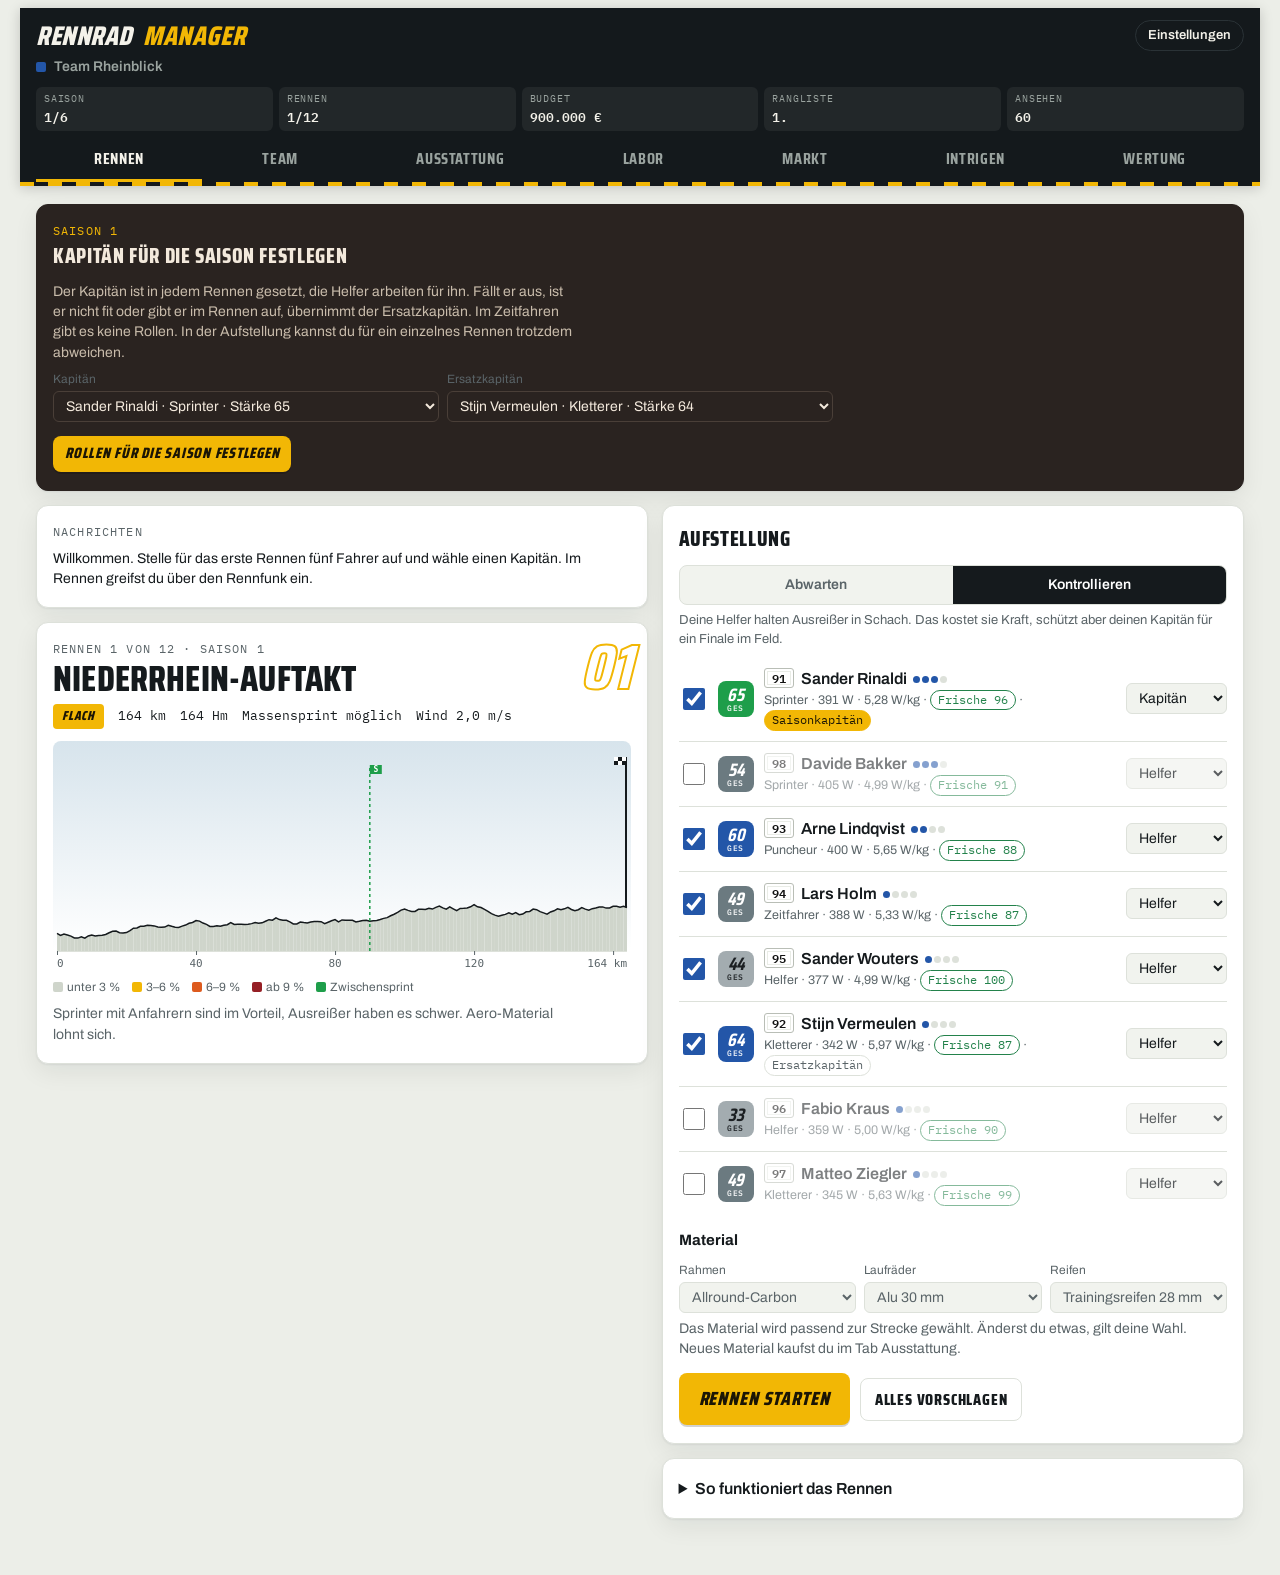
<file: index.html>
<!doctype html>
<html lang="de">
<head>
<meta charset="utf-8">
<meta name="viewport" content="width=device-width, initial-scale=1">
<meta name="theme-color" content="#14191C">
<meta name="robots" content="noindex, nofollow">
<meta name="description" content="Rennrad Manager – führe ein Radsportteam durch sechs Saisons. Kostenlos im Browser, auch offline.">
<link rel="manifest" href="manifest.webmanifest">
<link rel="icon" href="icon-192.png" type="image/png">
<link rel="apple-touch-icon" href="apple-touch-icon.png">
<meta name="apple-mobile-web-app-capable" content="yes">
<meta name="mobile-web-app-capable" content="yes">
<meta name="apple-mobile-web-app-title" content="Rennrad">
<meta name="apple-mobile-web-app-status-bar-style" content="black">
<meta property="og:title" content="Rennrad Manager">
<meta property="og:description" content="Führe ein Radsportteam durch sechs Saisons – Rennen live steuern, Trikots jagen, Intrigen spinnen.">
<meta property="og:image" content="icon-512.png">
<title>Rennrad Manager</title>
<link rel="stylesheet" href="fonts.css">
<style>
/* Layout: Roadbook mit Rennbanner. Dunkles Kopfband wie der Zielbogen, Karten wie Seiten im Roadbook, Startnummern als Erkennungszeichen, Zeitabstände auf der Schiefertafel des Rennmotorrads, Trikots für die Wertungen. */
:root{
  --paper:#ECEEE8; --card:#FFFFFF; --ink:#151A1D; --muted:#5A6468; --line:#DDE1DA; --wash:#F1F3EE;
  --band:#14191C; --bandInk:#F4F2EA; --bandMuted:#9AA39F; --bandLine:#2A3236;
  --marker:#F2B705; --markerInk:#1B1505; --team:#2356A8; --teamSoft:#E3EAF6;
  --g1:#CFD5CB; --g2:#F2B705; --g3:#DD5B1E; --g4:#951F25;
  --good:#23824B; --bad:#B42318; --shade:#2A2320; --shadeInk:#F3E9DC; --shadeMuted:#C9BCAB; --shadeLine:#4A3F38;
  --shadow:0 1px 2px rgba(20,25,28,.06),0 8px 24px rgba(20,25,28,.07);
  --sky1:#D7E4EC; --sky2:#FFFFFF;
  --display:"Saira Condensed","Arial Narrow",Arial,sans-serif;
  --body:"Archivo",system-ui,-apple-system,"Segoe UI",sans-serif;
  --mono:"IBM Plex Mono",ui-monospace,"SF Mono",Menlo,monospace;
  --chalk:"Cabin Sketch","Saira Condensed",cursive;
}
@media (prefers-color-scheme: dark){:root:not([data-theme="light"]){
  --paper:#0E1113; --card:#171C20; --ink:#E8EBE6; --muted:#9AA3A6; --line:#283036; --wash:#1E2429;
  --band:#090C0E; --bandInk:#F1EFE7; --bandMuted:#8C9591; --bandLine:#20272B;
  --marker:#F2B705; --markerInk:#1B1505; --team:#86ACEF; --teamSoft:#1D2839;
  --g1:#353E3A; --g2:#C99212; --g3:#DB6A33; --g4:#D9474D;
  --good:#5BC489; --bad:#F2706B; --shade:#0B0908; --shadeInk:#EADFCF; --shadeMuted:#A99C8B; --shadeLine:#2E2621;
  --shadow:0 1px 2px rgba(0,0,0,.5); --sky1:#1A262E; --sky2:#171C20; color-scheme:dark}}
:root[data-theme="dark"]{
  --paper:#0E1113; --card:#171C20; --ink:#E8EBE6; --muted:#9AA3A6; --line:#283036; --wash:#1E2429;
  --band:#090C0E; --bandInk:#F1EFE7; --bandMuted:#8C9591; --bandLine:#20272B;
  --marker:#F2B705; --markerInk:#1B1505; --team:#86ACEF; --teamSoft:#1D2839;
  --g1:#353E3A; --g2:#C99212; --g3:#DB6A33; --g4:#D9474D;
  --good:#5BC489; --bad:#F2706B; --shade:#0B0908; --shadeInk:#EADFCF; --shadeMuted:#A99C8B; --shadeLine:#2E2621;
  --shadow:0 1px 2px rgba(0,0,0,.5); --sky1:#1A262E; --sky2:#171C20; color-scheme:dark}
*{box-sizing:border-box}
html,body{background:var(--paper)}
body{color:var(--ink);font-family:var(--body);font-size:15px;line-height:1.45}
.app{max-width:720px;margin:0 auto;padding-inline:16px;padding-block:0 48px}
button,select,input,textarea{font:inherit;color:inherit}
:focus-visible{outline:2px solid var(--marker);outline-offset:2px}

/* Kopfband */
.top{position:sticky;top:env(safe-area-inset-top,0px);z-index:5;margin-inline:-16px;padding-inline:16px;background:var(--band);color:var(--bandInk);box-shadow:0 2px 12px rgba(0,0,0,.18)}
.top::after{content:"";display:block;height:4px;margin-inline:-16px;background:repeating-linear-gradient(90deg,var(--marker) 0 14px,var(--band) 14px 28px)}
.brandrow{display:flex;align-items:center;justify-content:space-between;gap:12px;padding-top:12px}
.brand{font-family:var(--display);font-weight:800;font-size:27px;letter-spacing:.02em;text-transform:uppercase;line-height:1;font-style:italic}
.brand span{color:var(--marker);margin-left:6px}
.setbtn{background:none;border:1px solid var(--bandLine);color:var(--bandInk);border-radius:999px;padding:5px 12px;font-size:13px;font-weight:600;cursor:pointer;white-space:nowrap}
.setbtn[aria-pressed="true"]{background:var(--marker);color:var(--markerInk);border-color:var(--marker)}
.teamline{display:flex;align-items:center;gap:8px;margin-top:6px;font-weight:600;font-size:14px;color:var(--bandMuted);min-width:0}
.teamline .tdot{width:10px;height:10px;border-radius:2px;background:var(--team);flex:none}
.teamname{overflow:hidden;text-overflow:ellipsis;white-space:nowrap}
.stats{display:grid;grid-template-columns:repeat(5,minmax(0,1fr));gap:6px;margin-top:10px}
.stat{display:flex;flex-direction:column;gap:1px;background:rgba(255,255,255,.06);border-radius:6px;padding:5px 8px;min-width:0}
.stat small{font-family:var(--mono);font-size:10px;letter-spacing:.08em;text-transform:uppercase;color:var(--bandMuted)}
.stat b{font-family:var(--mono);font-size:13px;font-weight:600;white-space:nowrap;overflow:hidden;text-overflow:ellipsis}
.tabs{display:flex;gap:2px;margin-top:8px;overflow-x:auto;scrollbar-width:none}
.tabs::-webkit-scrollbar{display:none}
.tabs button{flex:1 0 auto;background:none;border:0;border-bottom:3px solid transparent;padding:8px 8px 8px;font-family:var(--display);font-weight:700;font-size:16px;letter-spacing:.04em;text-transform:uppercase;color:var(--bandMuted);cursor:pointer}
.tabs button[aria-selected="true"]{color:var(--bandInk);border-bottom-color:var(--marker)}

main{display:flex;flex-direction:column;gap:14px;padding-top:18px}
.card{background:var(--card);border-radius:12px;padding:18px 16px;min-width:0;box-shadow:var(--shadow);border:1px solid var(--line)}
.card.shade{background:var(--shade);color:var(--shadeInk);border-color:var(--shade)}
.card.shade .muted,.card.shade .hint{color:var(--shadeMuted)}
.eyebrow{font-family:var(--mono);font-size:11.5px;letter-spacing:.1em;text-transform:uppercase;color:var(--muted)}
.card.shade .eyebrow{color:var(--marker)}
h2{font-family:var(--display);font-weight:800;font-size:36px;line-height:.95;margin:4px 0 8px;text-wrap:balance;text-transform:uppercase;letter-spacing:.005em}
h3{font-family:var(--display);font-weight:800;font-size:21px;margin:0 0 10px;text-transform:uppercase;letter-spacing:.03em}
h4{font-weight:700;font-size:15px;margin:0}
p{margin:0}
.muted{color:var(--muted)}
.num{font-family:var(--mono);font-variant-numeric:tabular-nums}
.hero{display:flex;justify-content:space-between;gap:12px;align-items:flex-start}
.hero>div{min-width:0}
.heronum{font-family:var(--display);font-weight:800;font-style:italic;font-size:64px;line-height:.8;color:transparent;-webkit-text-stroke:2px var(--marker);flex:none}
.facts{display:flex;flex-wrap:wrap;gap:6px 14px;font-family:var(--mono);font-size:13px;margin-bottom:12px;align-items:center}
.badge{display:inline-block;font-family:var(--display);font-weight:800;font-size:13px;letter-spacing:.06em;text-transform:uppercase;padding:3px 9px;border-radius:4px;background:var(--marker);color:var(--markerInk);vertical-align:middle;font-style:italic}
.hint{font-size:14px;color:var(--muted);margin-top:8px;max-width:65ch}

.profile{width:100%;height:180px;display:block;border-radius:8px}
.legend{display:flex;gap:12px;flex-wrap:wrap;font-size:12px;color:var(--muted);margin-top:8px}
.legend i{display:inline-block;width:10px;height:10px;border-radius:2px;margin-right:4px;vertical-align:-1px}

.bib{display:inline-flex;align-items:center;justify-content:center;min-width:30px;height:20px;padding:0 4px;margin-right:7px;border-radius:3px;background:#FFFFFF;color:#111111;border:1px solid #B9BEB6;font-family:var(--mono);font-size:11.5px;font-weight:600;vertical-align:1px;box-shadow:inset 0 0 0 2px #FFFFFF,inset 0 0 0 3px #E9ECE6}
.jersey{display:inline-block;vertical-align:-3px;margin-left:5px;flex:none}

.rows{display:flex;flex-direction:column}
.row{display:grid;grid-template-columns:auto 1fr auto;gap:10px;align-items:center;padding:10px 0;border-top:1px solid var(--line)}
.row:first-child{border-top:0}
.row .who{min-width:0}
.row .nm{font-weight:600;overflow:hidden;text-overflow:ellipsis;white-space:nowrap}
.row .sub{font-size:12.5px;color:var(--muted)}
.row.off .who{opacity:.55}
.chk{width:22px;height:22px;accent-color:var(--team);flex:none}
select{background:var(--wash);border:1px solid var(--line);border-radius:6px;padding:6px 8px;font-size:14px;max-width:100%}
.pill{display:inline-block;font-family:var(--mono);font-size:11.5px;padding:1px 7px;border-radius:999px;border:1px solid var(--line);color:var(--muted);white-space:nowrap}
.pill.good{color:var(--good);border-color:var(--good)}
.pill.warn{color:var(--g3);border-color:var(--g3)}
.pill.bad{color:var(--bad);border-color:var(--bad)}
.pill.gold{background:var(--marker);color:var(--markerInk);border-color:var(--marker)}
.fit{display:inline-flex;gap:2px;vertical-align:middle;margin-left:6px}
.fit i{width:7px;height:7px;border-radius:50%;background:var(--line)}
.fit i.on{background:var(--team)}

.seg{display:flex;border:1px solid var(--line);border-radius:8px;overflow:hidden;background:var(--wash)}
.seg button{flex:1;background:none;border:0;padding:9px 6px;font-weight:600;font-size:14px;cursor:pointer;color:var(--muted)}
.seg button[aria-pressed="true"]{background:var(--ink);color:var(--card)}
.seg.wrap{flex-wrap:wrap}
.seg.wrap button{flex:1 1 30%;font-size:13px}
.seg.jer button{display:flex;align-items:center;justify-content:center;gap:4px;font-size:13px}
.tacdesc{font-size:13px;color:var(--muted);margin-top:6px}
.btn{display:inline-flex;align-items:center;justify-content:center;gap:8px;border:0;border-radius:8px;padding:12px 20px;font-family:var(--display);font-weight:800;font-style:italic;font-size:19px;letter-spacing:.05em;text-transform:uppercase;background:var(--marker);color:var(--markerInk);cursor:pointer;box-shadow:0 2px 0 rgba(0,0,0,.18)}
.btn:active{transform:translateY(1px);box-shadow:none}
.btn:disabled{opacity:.45;cursor:not-allowed;box-shadow:none}
.btn.ghost{background:none;border:1px solid var(--line);color:inherit;font-size:16px;padding:9px 14px;box-shadow:none;font-style:normal}
.btn.small{font-size:15px;padding:7px 12px}
.btn.danger{background:none;border:1px solid var(--bad);color:var(--bad);font-size:15px;padding:7px 12px;box-shadow:none;font-style:normal}
.actions{display:flex;gap:10px;flex-wrap:wrap;align-items:center;margin-top:14px}
.warnline{font-size:13px;color:var(--bad);margin-top:8px}
.flash{border-left:3px solid var(--marker);padding:8px 12px;background:var(--wash);color:var(--ink);border-radius:0 6px 6px 0;font-size:14px}

.eqgrid{display:grid;grid-template-columns:repeat(3,minmax(0,1fr));gap:8px;margin-top:10px}
.eqgrid label{display:flex;flex-direction:column;gap:3px;font-size:12px;color:var(--muted);min-width:0}

/* Trikotträger */
.leaders{display:grid;grid-template-columns:repeat(2,minmax(0,1fr));gap:10px}
.leader{display:grid;grid-template-columns:auto 1fr;gap:10px;align-items:center;padding:10px;border-radius:10px;background:var(--wash);min-width:0}
.leader.mine{background:var(--teamSoft);outline:2px solid var(--team)}
.leader .lt{font-family:var(--mono);font-size:10.5px;letter-spacing:.08em;text-transform:uppercase;color:var(--muted)}
.leader .ln{font-weight:700;font-size:14px;overflow:hidden;text-overflow:ellipsis;white-space:nowrap}
.leader .lv{font-family:var(--mono);font-size:12px;color:var(--muted);overflow:hidden;text-overflow:ellipsis;white-space:nowrap}
.leader>div{min-width:0}

/* Live */
.ctrl{display:flex;gap:6px;flex-wrap:wrap}
.ctrl button{border:1px solid var(--line);background:var(--card);border-radius:999px;padding:6px 11px;font-family:var(--mono);font-size:12.5px;cursor:pointer}
.ctrl button[aria-pressed="true"]{background:var(--ink);color:var(--card);border-color:var(--ink)}
.kmbig{font-family:var(--display);font-weight:800;font-style:italic;font-size:44px;line-height:1}
.kmbig small{font-size:16px;color:var(--muted);font-weight:700;margin-left:4px;font-style:normal}
.livenews{border-left:4px solid var(--marker);padding:9px 11px;margin:6px 0 12px;background:var(--wash);border-radius:0 8px 8px 0;display:flex;flex-direction:column;gap:4px;font-size:14px;min-height:42px}
.livenews div{display:grid;grid-template-columns:52px 1fr;gap:6px}
.livenews div:first-child{font-weight:700}
.livenews .k{font-family:var(--mono);color:var(--muted);font-size:12px;padding-top:1px}
.livenews .me{color:var(--team)}
.ardoise{background:#26332D;color:#F1EFE6;border-radius:12px;padding:12px 14px 14px;border:6px solid #6E5137;box-shadow:var(--shadow)}
.ardhead{font-family:var(--chalk);font-size:20px;letter-spacing:.03em;opacity:.9}
.ardoise .grp{border-top:1px dashed rgba(241,239,230,.25);padding-top:8px}
.ardoise .grp:first-child{border-top:0;padding-top:0}
.ardoise .gl{color:#F1EFE6}
.ardoise .gl b{font-family:var(--chalk);font-size:19px;letter-spacing:.02em;text-transform:none}
.ardoise .gap{font-family:var(--chalk);font-size:18px;color:#F6D776}
.ardoise .chip{background:rgba(255,255,255,.1);color:#F1EFE6;border-left-color:#A9C4F5}
.ardoise .chip small{color:#C9D3CC}
.ardoise .muted{color:#B9C4BD}
.ardsub{font-family:var(--mono);font-size:10.5px;letter-spacing:.1em;text-transform:uppercase;color:#C9D3CC;margin:12px 0 6px;padding-top:10px;border-top:1px dashed rgba(241,239,230,.3)}
.ardhead+.ardsub{border-top:0;padding-top:0;margin-top:6px}
.ardlog{list-style:none;margin:0;padding:0;display:flex;flex-direction:column;gap:5px;font-size:14px}
.ardlog li{display:grid;grid-template-columns:54px 1fr;gap:6px;opacity:.78}
.ardlog li:first-child{opacity:1}
#lnews li:first-child .t{font-weight:700;font-size:15px}
.ardlog .k{font-family:var(--chalk);font-size:16px;color:#F6D776;line-height:1.2}
.ardlog li.me .t,.ardlog li.funk .t{color:#A9C4F5}
.ardlog li.me .t{font-weight:600}
.ardmore{margin-top:8px;font-size:13px}
.ardmore summary{cursor:pointer;color:#C9D3CC;font-family:var(--mono);font-size:12px}
.ardmore[open] .ardlog{margin-top:8px;max-height:280px;overflow:auto}
.radio{border:2px solid var(--marker);border-radius:12px;padding:12px 14px;display:flex;flex-direction:column;gap:10px;background:var(--card);box-shadow:var(--shadow)}
.radio .rt{font-weight:600}
.orders{display:flex;flex-direction:column;gap:10px}
.order{display:grid;grid-template-columns:1fr auto;gap:10px;align-items:center;border-top:1px solid var(--line);padding-top:10px}
.order:first-child{border-top:0;padding-top:0}
.order .od{font-size:12.5px;color:var(--muted)}
.order>button{border:1px solid var(--ink);background:var(--ink);color:var(--card);border-radius:8px;padding:8px 12px;font-weight:600;font-size:13.5px;cursor:pointer;white-space:nowrap}
.order>button:disabled{background:none;color:var(--muted);border-color:var(--line);cursor:not-allowed}
.order>button[aria-pressed="true"]{background:var(--marker);color:var(--markerInk);border-color:var(--marker)}
.attackers{display:flex;flex-wrap:wrap;gap:6px;margin-top:8px}
.attackers button{border:1px solid var(--team);background:var(--teamSoft);color:var(--ink);border-radius:6px;padding:6px 9px;font-size:13px;cursor:pointer}
.attackers button:disabled{opacity:.45;cursor:not-allowed}
.groups{display:flex;flex-direction:column;gap:8px;margin-top:10px}
.grp{display:grid;grid-template-columns:96px 1fr;gap:10px;align-items:start;font-size:14px}
.grp .gl{font-family:var(--mono);font-size:12.5px}
.grp .gl b{display:block;font-family:var(--display);font-size:15px;letter-spacing:.04em;text-transform:uppercase}
.chips{display:flex;flex-wrap:wrap;gap:4px;min-width:0}
.chip{font-size:12.5px;padding:2px 7px;border-radius:4px;background:var(--teamSoft);color:var(--ink);border-left:3px solid var(--team);display:inline-flex;align-items:center}
.chip.cap{font-weight:700}
.chip small{font-family:var(--mono);color:var(--muted);margin-left:5px}
.ticker{list-style:none;margin:0;padding:0;display:flex;flex-direction:column;gap:6px;font-size:14px}
.ticker li{display:grid;grid-template-columns:58px 1fr;gap:8px}
.ticker .k{font-family:var(--mono);color:var(--muted);font-size:12.5px;padding-top:1px}
.ticker li.me .t{font-weight:600}
.ticker li.funk .t{color:var(--team)}

/* Podium */
.podium{display:grid;grid-template-columns:repeat(3,minmax(0,1fr));gap:8px;align-items:end;margin-top:14px}
.pod{display:flex;flex-direction:column;align-items:center;text-align:center;gap:4px;min-width:0}
.pod .pn{font-weight:700;font-size:13.5px;overflow:hidden;text-overflow:ellipsis;white-space:nowrap;max-width:100%}
.pod .pt{font-size:11.5px;color:var(--muted);overflow:hidden;text-overflow:ellipsis;white-space:nowrap;max-width:100%}
.pod .block{width:100%;border-radius:8px 8px 0 0;background:var(--wash);display:flex;align-items:flex-start;justify-content:center;padding-top:6px;font-family:var(--display);font-weight:800;font-style:italic;font-size:30px;color:var(--muted)}
.pod.p1 .block{height:86px;background:var(--marker);color:var(--markerInk)}
.pod.p2 .block{height:62px}
.pod.p3 .block{height:44px}
.pod.mine .pn{color:var(--team)}

.tablewrap{overflow-x:auto}
table{width:100%;border-collapse:collapse;font-size:14px}
th{font-family:var(--mono);font-weight:500;font-size:11px;letter-spacing:.08em;text-transform:uppercase;color:var(--muted);text-align:left;padding:6px 6px;border-bottom:2px solid var(--line)}
td{padding:8px 6px;border-bottom:1px solid var(--line);vertical-align:top}
td.r,th.r{text-align:right}
tr.me td{background:var(--teamSoft)}
tr.lead td{font-weight:700}
.pos{font-family:var(--display);font-weight:800;font-style:italic;font-size:18px;width:34px}
.dot{display:inline-block;width:9px;height:9px;border-radius:2px;margin-right:6px;vertical-align:0}

.rcard{border-top:1px solid var(--line);padding:12px 0;display:flex;flex-direction:column;gap:8px}
.rcard:first-child{border-top:0;padding-top:0}
.rhead{display:flex;justify-content:space-between;gap:10px;align-items:baseline;flex-wrap:wrap}
.rhead .nm{font-weight:700;font-size:16px}
.bars{display:grid;grid-template-columns:repeat(5,1fr);gap:8px}
.bar{font-size:11px;color:var(--muted);font-family:var(--mono)}
.bar .track{height:6px;background:var(--wash);border-radius:3px;margin-top:3px;overflow:hidden}
.bar .fill{height:100%;background:linear-gradient(90deg,var(--team),color-mix(in srgb,var(--team) 70%,var(--marker)))}
.bar .fill.range{opacity:.6}
.bar b{color:var(--ink);font-weight:600}
.rfoot{display:flex;gap:8px;flex-wrap:wrap;align-items:center;justify-content:space-between}
.why{font-size:12.5px;color:var(--team)}
.summary{display:grid;grid-template-columns:repeat(auto-fit,minmax(130px,1fr));gap:10px}
.summary div{border-left:3px solid var(--marker);padding-left:10px}
.summary b{display:block;font-family:var(--display);font-size:26px;font-weight:800;font-style:italic;line-height:1.1}
.summary span{font-size:12.5px;color:var(--muted)}
details summary{cursor:pointer;font-weight:600}
details p{margin-top:8px;font-size:14px;color:var(--muted);max-width:65ch}
.field{display:flex;gap:8px;flex-wrap:wrap;margin-top:6px}
.field input,.field textarea{flex:1 1 200px;min-width:0;background:var(--wash);border:1px solid var(--line);border-radius:6px;padding:8px 10px}
.field textarea{font-family:var(--mono);font-size:12px;height:90px;resize:vertical}
.setrow{display:flex;flex-direction:column;gap:6px;padding:12px 0;border-top:1px solid var(--line)}
.setrow:first-of-type{border-top:0}
.setrow .lbl{font-weight:600}
.checkline{display:flex;gap:10px;align-items:center}

.eqitem{display:grid;grid-template-columns:1fr auto;gap:10px;align-items:center;padding:10px 0;border-top:1px solid var(--line)}
.eqitem:first-of-type{border-top:0}
.eqitem .d{font-size:12.5px;color:var(--muted)}
.tag{font-family:var(--mono);font-size:11px;padding:1px 6px;border-radius:4px;background:var(--wash);color:var(--muted);margin-left:6px;white-space:nowrap}
.tag.on{background:var(--team);color:var(--card)}
.subnav{margin-bottom:-2px}

.intr{border-top:1px solid var(--shadeLine);padding:12px 0;display:flex;flex-direction:column;gap:6px}
.intr:first-of-type{border-top:0}
.intr .d{font-size:13px;color:var(--shadeMuted)}
.intr .m{font-family:var(--mono);font-size:12px;color:var(--marker)}
.card.shade select{background:var(--shade);border-color:var(--shadeLine);color:var(--shadeInk)}
.meter{height:6px;background:var(--shadeLine);border-radius:3px;overflow:hidden;margin-top:6px}
.meter i{display:block;height:100%;background:var(--marker)}
.meter.lab{background:var(--wash)}
.meter.lab i{background:var(--team)}

@media (max-width:460px){
  h2{font-size:30px}
  .heronum{font-size:48px}
  .bars{grid-template-columns:repeat(3,1fr)}
  .grp{grid-template-columns:80px 1fr}
  .eqgrid{grid-template-columns:1fr}
  .stats{grid-template-columns:repeat(3,minmax(0,1fr))}
  .leaders{grid-template-columns:1fr}
}
/* Live-Ansicht kompakt */
.lhrow{display:flex;justify-content:space-between;align-items:flex-end;gap:10px}
.lhrow h2{font-size:22px;line-height:1.05;margin:2px 0 0}
.lhrow .kmbig{font-size:38px;white-space:nowrap}
.lhfoot{display:flex;justify-content:space-between;align-items:center;gap:8px 12px;flex-wrap:wrap;margin-top:8px}
.lhfoot #lnext{font-family:var(--mono);font-size:12px;color:var(--muted)}
.lhfoot .ctrl button{padding:5px 10px;font-size:12px}
.duo{display:grid;grid-template-columns:minmax(0,1fr) minmax(0,1fr);gap:10px;align-items:stretch}
.tbox{background:var(--card);border:1px solid var(--line);border-left:4px solid var(--marker);border-radius:12px;padding:10px 11px;box-shadow:var(--shadow);min-width:0}
.boxhead{font-family:var(--mono);font-size:10.5px;letter-spacing:.1em;text-transform:uppercase;color:var(--muted);margin-bottom:6px}
.tlog{list-style:none;margin:0;padding:0;display:flex;flex-direction:column;gap:7px;font-size:13px;line-height:1.3}
.tlog li{display:flex;flex-direction:column;gap:1px;opacity:.72}
.tlog li:first-child{opacity:1}
#lnews li:first-child .t{font-weight:700}
.tlog .k{font-family:var(--mono);font-size:10.5px;color:var(--muted)}
.tlog li.me .t{color:var(--team);font-weight:600}
.tlog li.funk .t{color:var(--team)}
.tbox .ardmore summary{color:var(--muted)}
.tbox .ardmore[open] .tlog{margin-top:8px;max-height:260px;overflow:auto}
.duo .ardoise{padding:9px 10px 11px;border-width:5px;min-width:0}
.duo .ardhead{font-size:17px;margin-bottom:4px}
.duo .groups{gap:7px;margin-top:4px}
.duo .grp{grid-template-columns:1fr;gap:3px;font-size:13px}
.duo .grp .gl{display:flex;justify-content:space-between;align-items:baseline;gap:6px;font-size:11px}
.duo .grp .gl b{display:inline;font-size:16px}
.duo .ardoise .gap{font-size:16px}
.duo .chip{font-size:11.5px;padding:1px 5px}
.duo .chip small{margin-left:3px}
.order .od{display:-webkit-box;-webkit-line-clamp:3;-webkit-box-orient:vertical;overflow:hidden}
@media (max-width:359px){.duo{grid-template-columns:1fr}}
@media (max-width:819px){.top{position:relative}body.racing #stats,body.racing .teamline{display:none}}
/* Gesamtstärke */
.row.lu{grid-template-columns:auto auto minmax(0,1fr) auto}
.row.lu .nm{white-space:normal;overflow:visible;text-overflow:clip}
@media (max-width:519px){.row.lu{gap:8px}.row.lu select{max-width:96px;font-size:13px;padding-inline:6px}}
.ovr{flex:none;display:inline-flex;flex-direction:column;align-items:center;justify-content:center;min-width:46px;height:46px;border-radius:10px;font-family:var(--display);font-weight:800;line-height:1;color:#FFFFFF}
.ovr b{font-size:24px;font-style:italic}
.ovr small{font-family:var(--mono);font-size:8.5px;letter-spacing:.08em;opacity:.9;margin-top:1px;font-weight:600}
.ovr.sm{min-width:36px;height:36px;border-radius:8px}.ovr.sm b{font-size:18px}.ovr.sm small{font-size:7.5px}
.ovr.t5{background:#F2B705;color:#1B1505}.ovr.t4{background:#1E9E4A}.ovr.t3{background:#2356A8}.ovr.t2{background:#6B7A80}.ovr.t1{background:#A3ACB0;color:#1B1F22}
.ovrd{font-family:var(--mono);font-size:11px;font-weight:600}.ovrd.up{color:var(--good)}.ovrd.dn{color:var(--bad)}
.tierl{font-size:12px;font-weight:600}
/* Fahrerbilder */
.ava{flex:none;border-radius:50%;display:block}
.rtop{display:flex;gap:10px;align-items:center}
.rtop>div{min-width:0;flex:1}
/* Breite Bildschirme (iPad, Desktop) */
.cols{display:grid;gap:14px}
.cols>div{display:flex;flex-direction:column;gap:14px;min-width:0}
.grid2{display:flex;flex-direction:column;gap:14px}
.rgrid{display:flex;flex-direction:column}
.profile.live{height:118px}
@media (min-width:820px){
  .app{max-width:1280px;padding-inline:28px}
  body{font-size:16px}
  .cols{grid-template-columns:minmax(0,1.05fr) minmax(0,1fr);align-items:start}
  .grid2{display:grid;grid-template-columns:minmax(0,1fr) minmax(0,1fr);align-items:start}
  .rgrid{display:grid;grid-template-columns:minmax(0,1fr) minmax(0,1fr);column-gap:28px}
  .rgrid .rcard:nth-child(2){border-top:0;padding-top:0}
  .profile{height:230px}
  .profile.live{height:220px}
  .lhrow h2{font-size:28px}
  .duo{gap:14px}
  .tlog{font-size:14px}
  .stats{grid-template-columns:repeat(5,minmax(0,1fr))}
}
/* Podium kompakt mit großen Namen */
.podium{margin:12px 0 4px}
.pod .pn{font-size:16px;white-space:normal;line-height:1.15;display:-webkit-box;-webkit-line-clamp:2;-webkit-box-orient:vertical}
.pod.p1 .pn{font-size:18px}
.pod .pb{margin-bottom:2px}
.pod .block{font-size:22px;padding-top:3px}
.pod.p1 .block{height:52px}
.pod.p2 .block{height:38px}
.pod.p3 .block{height:28px}
/* Zielsequenz */
.finale{position:fixed;inset:0;z-index:50;background:rgba(8,10,12,.82);display:flex;align-items:center;justify-content:center;padding:16px}
.fbox{width:min(1100px,100%);background:#14191C;color:#F4F2EA;border-radius:14px;overflow:hidden;box-shadow:0 20px 60px rgba(0,0,0,.5);border:1px solid #2A3236}
.fhead>div{min-width:0}
.fhead{display:flex;justify-content:space-between;align-items:center;gap:10px;padding:10px 14px}
.ftitle{font-family:var(--display);font-weight:800;font-style:italic;font-size:clamp(20px,5.5vw,28px);letter-spacing:.02em;text-transform:uppercase;color:#F2B705}
.fsub{font-family:var(--mono);font-size:11.5px;color:#9AA39F;letter-spacing:.06em;text-transform:uppercase}
.fbtn{white-space:nowrap;font-size:14px;flex:none;background:transparent;color:#F4F2EA;border:1px solid #4A5458;border-radius:999px;padding:7px 14px;font-weight:600;cursor:pointer;min-height:40px}
.fbtn.go{background:#F2B705;color:#1B1505;border-color:#F2B705}
.finale canvas{display:block;width:100%;height:min(46vh,380px);background:#9CC3DA}
.fcap{display:flex;flex-wrap:wrap;gap:6px 14px;padding:10px 14px 14px;font-size:14px;min-height:46px}
.fcap span{white-space:nowrap}
.fcap .me{color:#A9C4F5;font-weight:700}
.fcap b{font-family:var(--mono);color:#F2B705;margin-right:4px}
@media (prefers-reduced-motion:reduce){*{scroll-behavior:auto!important}.btn:active{transform:none}}
</style>

<div class="app">
  <header class="top">
    <div class="brandrow">
      <div class="brand">Rennrad <span>Manager</span></div>
      <button class="setbtn" data-tab="einstellungen" id="setbtn">Einstellungen</button>
    </div>
    <div class="teamline"><span class="tdot"></span><span class="teamname" id="teamname"></span></div>
    <div class="stats" id="stats"></div>
    <nav class="tabs" id="tabs" role="tablist">
      <button data-tab="rennen" role="tab">Rennen</button>
      <button data-tab="team" role="tab">Team</button>
      <button data-tab="ausstattung" role="tab">Ausstattung</button>
      <button data-tab="labor" role="tab">Labor</button>
      <button data-tab="markt" role="tab">Markt</button>
      <button data-tab="intrigen" role="tab">Intrigen</button>
      <button data-tab="wertung" role="tab">Wertung</button>
    </nav>
  </header>
  <main id="view"></main>
</div>

<script>
/*ENGINE-START*/
// ---------- Hilfen ----------
const rand=(a,b)=>a+Math.random()*(b-a);
const pick=a=>a[Math.floor(Math.random()*a.length)];
const clamp=(x,a,b)=>Math.max(a,Math.min(b,x));
const pad=n=>String(n).padStart(2,'0');
const fmtT=s=>{s=Math.max(0,Math.round(s));const h=Math.floor(s/3600),m=Math.floor(s%3600/60),x=s%60;return h?`${h}:${pad(m)}:${pad(x)}`:`${m}:${pad(x)}`};
const fmtGap=s=>s<1?'gl. Zeit':'+'+fmtT(s);
const eur=n=>(n<0?'−':'')+new Intl.NumberFormat('de-DE',{maximumFractionDigits:0}).format(Math.abs(Math.round(n)))+' €';
const esc=s=>String(s).replace(/[&<>"']/g,c=>({'&':'&amp;','<':'&lt;','>':'&gt;','"':'&quot;',"'":'&#39;'}[c]));
function seeded(str){let h=1779033703^str.length;for(let i=0;i<str.length;i++){h=Math.imul(h^str.charCodeAt(i),3432918353);h=h<<13|h>>>19}let a=h>>>0;return()=>{a|=0;a=a+0x6D2B79F5|0;let t=Math.imul(a^a>>>15,1|a);t=t+Math.imul(t^t>>>7,61|t)^t;return((t^t>>>14)>>>0)/4294967296}}

// ---------- Physik ----------
const CRR=0.0042;
function powerAt(v,m,g,cda,crr,w,eta){const th=Math.atan(g/100);const a=v+w;return Math.max(0,(m*9.81*(Math.sin(th)+crr*Math.cos(th))*v+0.6*cda*a*Math.abs(a)*v)/(eta||0.976))}
function speedAt(P,m,g,cda,crr,w,eta){let lo=0.3,hi=22;if(powerAt(hi,m,g,cda,crr,w,eta)<=P)return hi;for(let i=0;i<36;i++){const mid=(lo+hi)/2;if(powerAt(mid,m,g,cda,crr,w,eta)>P)hi=mid;else lo=mid}return lo}
const capV=(v,g)=>g<-2?Math.min(v,17.2):v;
const draftF=(v,kind)=>kind==='pack'?1-0.42*Math.min(1,v/11):kind==='small'?1-0.3*Math.min(1,v/11):1;
const cdaR=r=>0.33*Math.pow(r.kg/70,0.4);

// ---------- Material ----------
const EQUIP={
  frame:{label:'Rahmen',items:{
    std:{name:'Allround-Carbon',price:0,kg:7.6,cda:1,d:'Solider Serienrahmen.'},
    leicht:{name:'Leichtbau-Rahmen',price:180000,kg:6.8,cda:1.01,d:'−0,8 kg. Hilft an langen Anstiegen, im Flachen minimal schlechter.'},
    aero:{name:'Aero-Rahmen',price:200000,kg:7.9,cda:0.97,d:'−3 % Luftwiderstand, +0,3 kg. Stark im Flachen und im Sprint.'},
    top:{name:'Superlight Aero',price:420000,kg:6.9,cda:0.98,d:'−0,7 kg und −2 % Luftwiderstand. Für jedes Gelände.'}}},
  wheels:{label:'Laufräder',items:{
    std:{name:'Alu 30 mm',price:0,kg:0.4,cda:1,d:'Trainingslaufräder, schwer und wenig aerodynamisch.'},
    carbon45:{name:'Carbon 45 mm',price:60000,kg:0,cda:0.98,d:'−2 % Luftwiderstand, −0,4 kg. Der Allrounder.'},
    carbon60:{name:'Carbon 62 mm',price:95000,kg:0.15,cda:0.965,wind:true,d:'−3,5 % Luftwiderstand. Bei Wind über 3 m/s kostet das Lenken 2,5 % Kraft.'},
    climb:{name:'Kletter-Carbon 28 mm',price:70000,kg:-0.35,cda:0.995,d:'−0,75 kg gegenüber Alu. Für Bergankünfte.'}}},
  tires:{label:'Reifen',items:{
    std:{name:'Trainingsreifen 28 mm',price:0,crr:0.0046,cob:0.0112,punct:1,d:'Robust, aber hoher Rollwiderstand.'},
    race:{name:'Rennreifen 26 mm',price:15000,crr:0.0039,cob:0.0116,punct:1.4,d:'−15 % Rollwiderstand, 40 % mehr Pannen. Schlecht auf Pflaster.'},
    tubeless:{name:'Tubeless 30 mm',price:25000,crr:0.0041,cob:0.0099,punct:0.55,d:'−11 % Rollwiderstand, fast halb so viele Pannen.'},
    cobble:{name:'Pavé-Reifen 32 mm',price:20000,crr:0.0047,cob:0.0090,punct:0.45,d:'Für Kopfsteinpflaster: −20 % Rollwiderstand dort, kaum Pannen.'}}},
  tt:{label:'Zeitfahrmaschine',items:{
    std:{name:'Zeitfahrrad Serie',price:0,cda:1,d:'Serienrad mit Standard-Sitzposition.'},
    pro:{name:'Zeitfahrrad Pro',price:150000,cda:0.96,d:'Windkanal-Sitzposition: −4 % Luftwiderstand im Zeitfahren.'},
    top:{name:'Zeitfahrrad Top + Skinsuit',price:300000,cda:0.93,d:'−7 % Luftwiderstand im Zeitfahren.'}}},
  group:{label:'Antrieb',items:{
    std:{name:'Mechanische Gruppe',price:0,eta:0.972,d:'2,8 % Verlust im Antrieb.'},
    di:{name:'Elektronische Gruppe',price:90000,eta:0.977,d:'Nur 2,3 % Verlust, präzisere Schaltvorgänge.'},
    ceramic:{name:'Top-Gruppe + Keramiklager',price:160000,eta:0.981,d:'Nur 1,9 % Verlust im Antrieb.'}}}
};
const EQ_CATS=['frame','wheels','tires','tt','group'];
function eqMods(sel){const f=EQUIP.frame.items[sel.frame],w=EQUIP.wheels.items[sel.wheels],t=EQUIP.tires.items[sel.tires],tt=EQUIP.tt.items[sel.tt],g=EQUIP.group.items[sel.group];
  return{bike:f.kg+w.kg,cda:f.cda*w.cda,crr:t.crr,cob:t.cob,punct:t.punct,ttc:tt.cda,eta:g.eta,deep:!!w.wind}}
function pickEquip(owned,race){
  const best=(cat,sc)=>owned[cat].slice().sort((a,b)=>(sc[b]||0)-(sc[a]||0))[0];
  const climby=race.finish==='mountain'||race.finish==='hill';const flat=race.finish==='sprint'||race.type==='kopf';
  return{
    frame:best('frame',{std:0,leicht:climby?2:-0.2,aero:flat?2:race.finish==='tt'?1:-1,top:climby?2.5:1.9}),
    wheels:best('wheels',{std:0,carbon45:1.5,carbon60:climby?0.2:race.wind>3?1:2.2,climb:race.finish==='mountain'?2.4:race.finish==='hill'?1.4:-0.5}),
    tires:best('tires',{std:0,race:race.type==='kopf'?-1:1.6,tubeless:race.type==='kopf'?2:1.3,cobble:race.type==='kopf'?3:-0.5}),
    tt:best('tt',{std:0,pro:1,top:2}),group:best('group',{std:0,di:1,ceramic:2})};
}
function aiOwned(L){
  if(L>0.8)return{frame:['std','leicht','aero','top'],wheels:['std','carbon45','carbon60','climb'],tires:['std','race','tubeless','cobble'],tt:['std','pro','top'],group:['std','di','ceramic']};
  if(L>0.55)return{frame:['std','leicht','aero'],wheels:['std','carbon45','climb'],tires:['std','race','tubeless'],tt:['std','pro'],group:['std','di']};
  return{frame:['std'],wheels:['std','carbon45'],tires:['std','race'],tt:['std'],group:['std']};
}
const dec=(x,d)=>x.toFixed(d).replace('.',',');

// ---------- Infrastruktur ----------
const INFRA={
  mech:{label:'Mechaniker',levels:[
    {name:'Schrauber aus dem Radverein',price:0,cost:0,d:'Defekte kosten die volle Zeit.'},
    {name:'Profi-Mechaniker',price:60000,cost:4000,d:'Rad- und Kettenwechsel 25 % schneller.'},
    {name:'Mechaniker-Team mit Ersatzrädern',price:150000,cost:9000,d:'Wechsel 50 % schneller, 30 % weniger Pannen durch Materialpflege.'},
    {name:'Werkstatt-Truck',price:300000,cost:15000,d:'Wechsel 65 % schneller, 45 % weniger Pannen, Material im Topzustand: −1 % Rollwiderstand.'}]},
  bus:{label:'Reisen',levels:[
    {name:'Kleinbus und Billigflieger',price:0,cost:0,d:'Anreise strengt an: 5 Frische weniger zwischen den Rennen. Gepäck geht manchmal verloren.'},
    {name:'Gebrauchter Teambus',price:120000,cost:5000,d:'Normale Erholung zwischen den Rennen. Pannen auf der Autobahn kommen vor.'},
    {name:'Teambus mit Ruhekabinen',price:350000,cost:9000,d:'8 Frische mehr zwischen den Rennen. Die Fahrer schlafen auf der Anreise.'}]},
  physio:{label:'Betreuung',levels:[
    {name:'Kühlpacks aus dem Supermarkt',price:0,cost:0,d:'Keine Extras.'},
    {name:'Physiotherapeut',price:50000,cost:4000,d:'6 Frische mehr nach jedem Rennen.'},
    {name:'Physio-Team mit Kältekammer',price:180000,cost:10000,d:'12 Frische mehr nach jedem Rennen, Verletzungen heilen doppelt so schnell.'}]},
  koch:{label:'Verpflegung',levels:[
    {name:'Tankstellen-Sandwiches',price:0,cost:0,d:'Hungeräste kommen vor.'},
    {name:'Teamkoch',price:40000,cost:3000,d:'Halb so viele Hungeräste, 2 % mehr Ausdauerreserve.'},
    {name:'Ernährungsteam mit Foodtruck',price:140000,cost:7000,d:'Keine Hungeräste, 5 % mehr Ausdauerreserve.'}]},
  scout:{label:'Scouting',levels:[
    {name:'Kein Scout',price:0,cost:0,d:'Berichte über Quereinsteiger sind sehr grob.'},
    {name:'Talentscout',price:50000,cost:3000,d:'Genauere Berichte über Quereinsteiger, ein Kandidat mehr.'},
    {name:'Scouting-Abteilung',price:160000,cost:7000,d:'Sehr genaue Berichte, zwei Kandidaten mehr.'}]}
};
const INFRA_KEYS=['mech','bus','physio','koch','scout'];
const MECH_LOSS=[1,0.75,0.5,0.35],MECH_PUNCT=[1,1,0.7,0.55];

// ---------- Innovationslabor ----------
const LAB_LEVELS=[{name:'Kein Labor',price:0,cost:0,speed:0},{name:'Garagenlabor',price:200000,cost:5000,speed:1},{name:'Forschungswerkstatt',price:250000,cost:10000,speed:1.5},{name:'Windkanal-Campus',price:350000,cost:16000,speed:2}];
const LAB_AREAS={aero:'Aerodynamik',leicht:'Leichtbau',food:'Ernährung',mind:'Psychologie',reifen:'Reifen & Antrieb'};
const INNO={
  aero:[
    {k:'hai',name:'Haikopf-Helm „Megalodon“',d:'Aerohelm mit Rückenflosse und aufgemaltem Gebiss. Soll die Luft anlegen wie bei einem Hai.',eff:{cda:-0.025}},
    {k:'golf',name:'Golfball-Waden',d:'Tätowierte Dellen auf den Waden gegen Luftwirbel. Sagt zumindest der Ingenieur.',eff:{cda:-0.012}},
    {k:'schuppen',name:'Fischschuppen-Skinsuit',d:'Rennanzug mit Schuppenstruktur aus dem Aquarium-Bedarf.',eff:{cda:-0.02}},
    {k:'socken',name:'Aero-Socken bis zum Knie',d:'Sehr lange Socken. Sehr umstritten beim Verband.',eff:{cda:-0.015},ban:0.35},
    {k:'bart',name:'Aerodynamisches Bartwachs',d:'Für alle Fahrer mit Bart. Die anderen bekommen einen geklebt.',eff:{cda:-0.008}}],
  leicht:[
    {k:'kaese',name:'Emmentaler-Kurbel',d:'Kurbelarme mit 200 Bohrungen. Sieht aus wie Käse.',eff:{mass:-0.25},ban:0.1},
    {k:'balsa',name:'Bremsgriffe aus Balsaholz',d:'Federleicht und angeblich bruchfest.',eff:{mass:-0.15}},
    {k:'ventil',name:'Graphen-Ventilkappen',d:'Sparen drei Gramm pro Rad. Der Ingenieur ist sehr stolz darauf.',eff:{mass:-0.006}},
    {k:'flasche',name:'Trinkflaschen aus Luftpolsterfolie',d:'Leicht, laut und beim Zusammendrücken sehr befriedigend.',eff:{mass:-0.12}}],
  food:[
    {k:'baer',name:'Rote-Bete-Gummibärchen',d:'Nitrat für die Muskeln, Zucker für die Seele.',eff:{akku:0.08}},
    {k:'wiking',name:'Wikinger-Haferbrei',d:'Fermentiert nach einem Rezept aus dem Museumsshop.',eff:{cap:0.05}},
    {k:'gurke',name:'Gurkenwasser-Shots',d:'Gegen Krämpfe. Schmeckt genau so, wie es klingt.',eff:{cap:0.03,akku:0.03}},
    {k:'espresso',name:'Espresso-Kaugummi',d:'Koffein zum Kauen für die letzten 20 Kilometer.',eff:{sprint:0.02,akku:0.03}}],
  mind:[
    {k:'schlager',name:'Schlager-Playlist zur Motivation',d:'Läuft vor dem Start in voller Lautstärke im Bus.',eff:{form:0.015}},
    {k:'hypno',name:'Hypnose-Coach aus dem Varieté',d:'Lässt Schmerz angeblich wie Kitzeln wirken.',eff:{akku:0.06}},
    {k:'gluecksocke',name:'Glückssocken vom Vortag',d:'Ungewaschen. Wissenschaftlich nicht belegt.',eff:{form:0.01}},
    {k:'papagei',name:'Funk-Papagei',d:'Ein Papagei, der „Allez, allez!“ in den Teamfunk krächzt.',eff:{sprint:0.015,form:0.005}}],
  reifen:[
    {k:'wachs',name:'Bienenwachs-Reifen',d:'Mit Wachs aus den Bienenstöcken der Teamköchin poliert.',eff:{crr:-0.04}},
    {k:'olive',name:'Kettenöl aus Olivenöl extra vergine',d:'Kaltgepresst. Riecht nach Urlaub.',eff:{eta:0.003}},
    {k:'kaugummi',name:'Kaugummi-Pannenschutz',d:'Dichtmilch mit Erdbeergeschmack.',eff:{punct:-0.4}},
    {k:'magnet',name:'Magnetische Kettenstrebe',d:'Soll irgendetwas mit dem Erdmagnetfeld machen.',eff:{eta:0.002},ban:0.2}]
};
const tNameE=(G,id)=>id==='me'?G.teamName:(G.teams.find(t=>t.id===id)||{}).name||'';
const innoDef=k=>Object.values(INNO).flat().find(x=>x.k===k);
function drawQ(){const r=Math.random();return r<0.1?-0.5:r<0.35?0:r<0.5?0.6:r<0.9?1:1.8}
function innoEffect(it){const e={},d=innoDef(it.k);for(const k in d.eff)e[k]=d.eff[k]*it.q;return e}
function fmtEff(e){const p=[];const sg=v=>v<0?'−':'+';
  for(const k in e){const v=e[k];if(Math.abs(v)<1e-6)continue;
    if(k==='cda')p.push(`${sg(v)}${dec(Math.abs(v*100),1)} % Luftwiderstand`);
    if(k==='mass')p.push(`${sg(v)}${Math.round(Math.abs(v)*1000)} g Radgewicht`);
    if(k==='akku')p.push(`${sg(v)}${dec(Math.abs(v*100),0)} % Akku`);
    if(k==='cap')p.push(`${sg(v)}${dec(Math.abs(v*100),0)} % Ausdauerreserve`);
    if(k==='form')p.push(`${sg(v)}${dec(Math.abs(v*100),1)} % Form`);
    if(k==='sprint')p.push(`${sg(v)}${dec(Math.abs(v*100),1)} % Sprintleistung`);
    if(k==='crr')p.push(`${sg(v)}${dec(Math.abs(v*100),0)} % Rollwiderstand`);
    if(k==='eta')p.push(`${v>0?'−':'+'}${dec(Math.abs(v*100),1)} Prozentpunkte Antriebsverlust`);
    if(k==='punct')p.push(`${sg(v)}${dec(Math.abs(v*100),0)} % Pannen`)}
  return p.join(', ')||'kein messbarer Effekt'}
function innoMods(G){const m={cda:1,mass:0,akku:1,cap:1,form:1,sprint:1,crr:1,eta:0,punct:1};
  (G.lab?G.lab.items:[]).filter(x=>x.status==='aktiv'&&x.on).forEach(x=>{const e=innoEffect(x);
    if(e.cda)m.cda*=1+e.cda;if(e.mass)m.mass+=e.mass;if(e.akku)m.akku*=1+e.akku;if(e.cap)m.cap*=1+e.cap;if(e.form)m.form*=1+e.form;
    if(e.sprint)m.sprint*=1+e.sprint;if(e.crr)m.crr*=1+e.crr;if(e.eta)m.eta+=e.eta;if(e.punct)m.punct*=1+e.punct});
  return m}
function infraCost(G){return INFRA_KEYS.reduce((a,k)=>a+INFRA[k].levels[G.infra[k]].cost,0)+LAB_LEVELS[G.lab.level].cost}

// ---------- Quereinsteiger ----------
const SPORTS=[
  {k:'biathlon',name:'Biathlon',arch:'rouleur',kg:[62,76],en:0.85},
  {k:'rudern',name:'Rudern',arch:'rouleur',kg:[78,90],en:0.8},
  {k:'langlauf',name:'Skilanglauf',arch:'climber',kg:[60,74],en:0.9},
  {k:'eis',name:'Eisschnelllauf',arch:'sprinter',kg:[70,84],en:0.65},
  {k:'tri',name:'Triathlon',arch:'rouleur',kg:[64,76],en:0.9},
  {k:'bahn',name:'Bahnsprint',arch:'sprinter',kg:[78,90],en:0.5},
  {k:'skimo',name:'Skibergsteigen',arch:'climber',kg:[56,66],en:0.88},
  {k:'lauf',name:'800-Meter-Lauf',arch:'puncheur',kg:[60,72],en:0.7},
  {k:'mtb',name:'Mountainbike',arch:'puncheur',kg:[62,72],en:0.75},
  {k:'fussball',name:'Fußball (Regionalliga)',arch:'domestique',kg:[70,85],en:0.55}];
function makeCross(G){
  const sp=pick(SPORTS);const x=Math.random();
  let L=x<0.08?rand(0.95,1.25):x<0.3?rand(0.5,0.85):rand(-0.15,0.5);if(sp.k==='fussball'&&x>=0.08)L=rand(-0.3,0.2);
  const r=makeRider(G,sp.arch,L,null);const wkg=r.ftp/r.kg;r.kg=Math.round(rand(sp.kg[0],sp.kg[1])*10)/10;r.ftp=Math.round(wkg*r.kg);
  if(sp.k==='bahn')r.sprint=Math.round(rand(1500,2100)+Math.max(0,L)*150);
  r.endu=+clamp(sp.en+rand(-0.15,0.1),0.4,0.98).toFixed(2);r.age=Math.round(rand(19,29));r.sport=sp.name;r.novice=5;r.crossPrice=Math.round(rand(15,60))*1000;
  const noise=[25,12,6][G.infra?G.infra.scout:0];const k=skills(r);r.scout={};
  for(const s in k){const c=clamp(k[s]+rand(-noise,noise)*0.6,1,99);r.scout[s]=[Math.round(clamp(c-noise,1,99)),Math.round(clamp(c+noise,1,99))]}
  return r;
}
function signCross(G,id){
  const r=R(G,id);if(!r||r.team!==null||G.budget<r.crossPrice||myRiders(G).length>=10)return null;
  G.budget-=r.crossPrice;r.team='me';r.train='grundlage';r.cheapSal=30000;delete r.scout;G.cross=G.cross.filter(x=>x!==id);G.lineup=null;const o=ovr(r);
  const base=o>=80?`Volltreffer! ${r.name} ist eine echte Granate: Stärke ${o}.`:o>=62?`${r.name} ist eine solide Verstärkung mit Stärke ${o}.`:o>=45?`${r.name} bringt Stärke ${o} mit. Mit Training kann daraus etwas werden.`:`Ernüchternd: ${r.name} kommt nur auf Stärke ${o}.`;
  return base+' In den ersten Rennen muss er sich noch ans Fahren im Feld gewöhnen.';
}
function migrate(G){
  if(G.v===2){G.infra={mech:0,bus:0,physio:0,koch:0,scout:0};G.lab={level:0,focus:'aero',progress:0,items:[]};G.history=[];G.gr=0;G.maxSeasons=6;G.v=3;
    G.cross=[];for(let i=0;i<3;i++){const r=makeCross(G);G.riders.push(r);G.cross.push(r.id)}}
  if(!G.cls){G.cls=newCls();G.v=4}
  if(!G.roles){G.roles=defaultRoles(G);G.rolesAsk=true}
  G.riders.forEach(r=>{if(r.ovr0==null)r.ovr0=ovr(r)});G.teams.forEach(t=>{if(t.str0==null)t.str0=teamStrength(G,t.id)});
  if(G.cls&&!G.cls.int){['gc','team'].forEach(k=>{for(const id in G.cls[k])G.cls[k][id]=Math.round(G.cls[k][id])});G.cls.int=true}
  return G;
}

// ---------- Fahrer ----------
const FN=['Jonas','Lukas','Matteo','Pieter','Lars','Emil','Tomás','Joris','Bastien','Nils','Fabio','Mikkel','Anton','Rui','Sander','Hugo','Jakub','Elias','Timo','Arne','Lucien','Oskar','Davide','Kasper','Milan','Jens','Aurélien','Bram','Noah','Felix','Gianni','Stijn','Vincent','Ole','Mats','Teo','Ruben','Karel','Quentin','Paolo'];
const LN=['Brandt','Verhoeven','Lindqvist','Moreau','Kessler','Dahl','Rossetti','Novak','Jansen','Ferreira','Holm','Lambert','Weber','Bakker','Sørensen','Costa','Fischer','Laurent','Keller','Andersen','Martens','Ricci','Blom','Hartmann','Lefèvre','Mertens','Strand','Engel','Rinaldi','Kraus','Duval','Nyström','Ostrowski','Varga','Schuster','Vermeulen','Galli','Berger','Aalto','Morin','Haas','Pellegrini','Wouters','Lindgren','Roux','Dekker','Ziegler','Marchetti'];
const ARCH={
  sprinter:{label:'Sprinter',kg:[72,82],wkg:[4.85,0.65],sp:[1380,420],pu:[1.17,0.03],tt:[0.272,0.02],en:[0.6,0.2]},
  climber:{label:'Kletterer',kg:[57,65],wkg:[5.45,0.85],sp:[920,230],pu:[1.22,0.05],tt:[0.258,0.02],en:[0.62,0.25]},
  puncheur:{label:'Puncheur',kg:[63,71],wkg:[5.2,0.75],sp:[1120,300],pu:[1.27,0.07],tt:[0.256,0.02],en:[0.6,0.22]},
  rouleur:{label:'Zeitfahrer',kg:[70,80],wkg:[5.05,0.65],sp:[1080,220],pu:[1.15,0.03],tt:[0.238,0.025],en:[0.65,0.25]},
  domestique:{label:'Helfer',kg:[65,76],wkg:[4.85,0.55],sp:[1000,200],pu:[1.18,0.03],tt:[0.25,0.02],en:[0.72,0.22]}
};
function makeRider(G,arch,L,team){
  const A=ARCH[arch];const kg=Math.round(rand(A.kg[0],A.kg[1])*10)/10;const wkg=A.wkg[0]+A.wkg[1]*L+rand(-0.15,0.15);
  return{id:'r'+(G.uid++),name:pick(FN)+' '+pick(LN),age:Math.round(rand(21,33)),arch,kg,ftp:Math.round(wkg*kg),
    sprint:Math.round(A.sp[0]+A.sp[1]*L+rand(-60,60)),punch:+(A.pu[0]+A.pu[1]*L+rand(-0.02,0.02)).toFixed(3),
    tt:+(A.tt[0]-A.tt[1]*L+rand(-0.006,0.006)).toFixed(3),endu:+clamp(A.en[0]+A.en[1]*L+rand(-0.06,0.06),0.45,0.98).toFixed(2),
    fatigue:Math.round(rand(0,15)),injured:0,banned:0,team,train:'grundlage',pts:0};
}
function skills(r){const wkg=r.ftp/r.kg;return{
  berg:clamp((wkg-4.7)/1.7*100,1,99),hill:clamp((wkg*r.punch-5.7)/2.6*100,1,99),
  sprint:clamp((r.sprint-950)/850*100,1,99),zf:clamp((Math.cbrt(r.ftp/r.tt)-11.4)/1.7*100,1,99),aus:clamp(r.endu*100,1,99),
  help:clamp((r.ftp-310)/110*100*(0.55+0.45*r.endu),1,99)}}
function ovr(r){const k=skills(r);const m=[k.berg,k.hill,k.sprint,k.zf];return Math.round(clamp(0.55*Math.max(...m,0.85*k.help)+0.3*(m.reduce((a,b)=>a+b)/4)+0.15*k.aus,1,99))}
function value(r){const o=ovr(r);let v=30000+Math.pow(Math.max(0,o-35)/55,2.3)*2600000;if(r.age<=24)v*=1.3;else if(r.age>=32)v*=0.6;return Math.round(v/5000)*5000}
const salary=r=>r.cheapSal||Math.round(value(r)*0.12/5000)*5000;
const available=r=>!r.injured&&!r.banned;

// ---------- Teams & Kalender ----------
const AI_TEAMS=[['Nordwind Pro','#3B82C4',0.95],['Alpenglühn Racing','#C2410C',0.86],['Polder Cycling','#E08A00',0.78],['Rossa Ciclismo','#B4232F',0.7],['Fjell Velo','#2F8F83',0.62],['Atlantico Bike Team','#1F5E8C',0.55],['Hammerwerk Radsport','#6B7480',0.48],['Mistral Cyclisme','#7C5CC4',0.4],['Baltik Velo','#3E8E41',0.33]];
const CAL=[
 {name:'Niederrhein-Auftakt',type:'flach',km:164,finish:'sprint',wind:2,climbs:[],cob:[]},
 {name:'Börde-Pflaster',type:'kopf',km:176,finish:'sprint',wind:3,climbs:[{at:70,len:1,g:6},{at:118,len:1,g:7},{at:150,len:1,g:6}],cob:[[52,3],[81,2],[97,4],[124,3],[139,2],[158,3]]},
 {name:'Eifel-Klassiker',type:'huegel',km:190,finish:'hill',wind:1,climbs:[{at:45,len:4,g:5},{at:88,len:3,g:6.5},{at:121,len:5,g:5},{at:152,len:3,g:7},{at:173,len:2,g:6.5},{at:188,len:2,g:8}],cob:[]},
 {name:'Rheinufer-Zeitfahren',type:'zf',km:34,finish:'tt',wind:2.5,climbs:[],cob:[]},
 {name:'Bergisches Land',type:'huegel',km:178,finish:'sprint',wind:1,climbs:[{at:40,len:3,g:5.5},{at:78,len:2,g:6},{at:112,len:3,g:5},{at:150,len:2,g:6}],cob:[]},
 {name:'Sauerland-Bergankunft',type:'berg',km:168,finish:'mountain',wind:0.5,climbs:[{at:52,len:6,g:6},{at:104,len:7,g:6.5},{at:159,len:9,g:7}],cob:[]},
 {name:'Deichpreis',type:'flach',km:186,finish:'sprint',wind:5,climbs:[],cob:[]},
 {name:'Hohes Venn',type:'huegel',km:204,finish:'hill',wind:2,climbs:[{at:60,len:3,g:6},{at:98,len:4,g:6.5},{at:132,len:2,g:9},{at:160,len:3,g:7},{at:181,len:2,g:9},{at:202,len:2,g:7.5}],cob:[]},
 {name:'Ourtal-Rundstrecke',type:'huegel',km:172,finish:'hill',wind:1,climbs:[{at:35,len:2,g:7},{at:70,len:2,g:7},{at:105,len:2,g:7},{at:140,len:2,g:7},{at:170,len:2,g:6.5}],cob:[]},
 {name:'Bergzeitfahren Hohe Acht',type:'zf',km:24,finish:'tt',wind:1,climbs:[{at:8,len:16,g:6}],cob:[]},
 {name:'Alpenvorland-Königsetappe',type:'berg',km:174,finish:'mountain',wind:0.5,climbs:[{at:48,len:10,g:6.5},{at:105,len:12,g:7},{at:162,len:12,g:7.5}],cob:[]},
 {name:'Großer Preis vom Niederrhein',type:'flach',km:158,finish:'sprint',wind:2,climbs:[{at:60,len:1,g:4},{at:110,len:1,g:4}],cob:[]}
];
const TYPE_LABEL={flach:'Flach',kopf:'Kopfstein',huegel:'Hügelig',berg:'Berg',zf:'Zeitfahren'};
const FIN_LABEL={sprint:'Massensprint möglich',hill:'Ankunft bergauf',mountain:'Bergankunft',tt:'Einzelzeitfahren'};
const FIN_HINT={sprint:'Sprinter mit Anfahrern sind im Vorteil, Ausreißer haben es schwer. Aero-Material lohnt sich.',hill:'Puncheure mit hoher Wattzahl pro Kilo und Antritt entscheiden das Finale.',mountain:'Am Schlussanstieg zählt Dauerleistung pro Kilo. Leichte Kletterer und leichtes Material gewinnen hier.',tt:'Jeder fährt allein. Es zählen Leistung, Aerodynamik und die richtige Krafteinteilung.'};
const KOPF_HINT='Pflaster kostet Kraft und Material. Schwere, robuste Fahrer mit Zeitfahrqualität halten am besten durch. Breite Reifen senken Rollwiderstand und Pannen.';

function buildCourse(def,season){
  const R=seeded(def.name+'#'+season);const n=def.km;const g=Array.from({length:n},()=>(R()*1.2-0.6)*(def.type==='flach'||def.type==='zf'?0.6:1.2));
  const climb=new Array(n).fill(0),last=new Array(n).fill(false),cob=new Array(n).fill(false);
  def.climbs.forEach((c,ci)=>{
    for(let k=c.at;k<Math.min(n,c.at+c.len);k++){g[k]=Math.max(1.8,c.g+(R()*2-1));climb[k]=c.at+c.len-k;if(ci===def.climbs.length-1)last[k]=true}
    const dl=Math.round(c.len*c.g/6);const next=def.climbs[ci+1];
    for(let k=c.at+c.len;k<Math.min(n,c.at+c.len+dl);k++){if(next&&k>=next.at)break;g[k]=-(5+R()*2)}
  });
  def.cob.forEach(([a,l])=>{for(let k=a;k<Math.min(n,a+l);k++)cob[k]=true});
  const segs=[];let el=60+R()*80,hm=0;
  for(let i=0;i<n;i++){const e0=el;el=Math.max(5,el+g[i]*10);if(el>e0)hm+=el-e0;segs.push({grade:g[i],cob:cob[i],climbRem:climb[i],lastClimb:last[i],e0,e1:el})}
  return{segs,total:n,hm:Math.round(hm)};
}
function raceFit(r,race){const k=skills(r);switch(race.finish){
  case 'sprint':return race.type==='kopf'?0.38*k.zf+0.3*k.sprint+0.32*k.aus+(r.kg-68)*0.9:0.72*k.sprint+0.18*k.aus+0.1*k.zf;
  case 'hill':return 0.82*k.hill+0.18*k.aus;case 'mountain':return 0.86*k.berg+0.14*k.aus;default:return k.zf}}
function helpVal(r,race){const k=skills(r);return 0.5*k.aus+0.5*(race.finish==='mountain'||race.finish==='hill'?k.berg:k.zf)}

// ---------- Rennsimulation (km für km, damit der Rennfunk eingreifen kann) ----------
function intensity(sg,i,total,race){const p=i/total,rem=total-i;let I=0.57;
  if(sg.cob)I=0.71;
  if(sg.grade>2.5)I=0.72+0.17*Math.min(1,(sg.grade-2.5)/6)+(p>0.65?0.07:0)+(sg.lastClimb?0.07:0);
  else if(sg.grade<-2)I=0.32;
  if(rem<=12&&sg.grade<=2.5)I=Math.max(I,0.7+0.2*(12-rem)/12);
  if(race.finish==='mountain'&&sg.lastClimb&&rem<=5)I+=0.05;
  return I}
function snap(st){return{km:st.i,g:st.groups.map(g=>({k:g.kind,t:g.t,ids:g.ids.slice()}))}}
function createRace(G){
  const idx=G.raceIdx,race=CAL[idx],course=courseFor(G,idx);const L=G.lineup;
  const mine=L.ids.map(id=>({r:R(G,id),team:'me',role:race.finish==='tt'?'helfer':(L.roles[id]||'helfer'),tactic:L.tactic}));
  const entries=aiEntries(G,race).concat(mine);
  const st={idx,vice:(teamRoles(G).vice)||null,i:0,done:false,total:course.total,finish:race.finish,tt:race.finish==='tt',R:{},groups:[],frames:[],events:[],gapMark:0,hadBreak:false,
    climbs:climbList(course),sprintKm:race.finish==='tt'?-1:Math.round(course.total*0.55),kom:{},pts:{},jer:{},
    ord:{tempo:-1,save:-1,zug:false,tt:'gleich'},pause:null,hold:false,paused:[],speed:null,
    kommissar:G.effects.some(e=>e.type==='kommissar'&&e.race===idx)};
  const luggage=G.effects.some(x=>x.type==='luggage'&&x.race===idx);const im=innoMods(G);
  entries.forEach(e=>{const r=e.r;const team=G.teams.find(t=>t.id===e.team);
    const sel=e.team==='me'?(luggage?{frame:'std',wheels:'std',tires:'std',tt:'std',group:'std'}:G.equip.sel):pickEquip(aiOwned(team.L),race);
    let form=(1-0.0018*r.fatigue)*rand(0.975,1.025);
    G.effects.filter(x=>x.type==='unrest'&&x.team===e.team&&x.until>=idx).forEach(x=>form*=1-x.amount);
    const eq=eqMods(sel);let akMax=12+(r.punch-1.1)*110,cap=2200+r.endu*2700,sprint=r.sprint,mechF=team.L>0.7?0.5:0.75,hungerF=0.5;
    if(e.team==='me'){eq.cda*=im.cda;eq.ttc*=im.cda;eq.bike+=im.mass;eq.crr*=im.crr;eq.cob*=im.crr;eq.eta+=im.eta;eq.punct*=im.punct*MECH_PUNCT[G.infra.mech];
      if(G.infra.mech===3){eq.crr*=0.99;eq.cob*=0.99}akMax*=im.akku;cap*=im.cap*[1,1.02,1.05][G.infra.koch];form*=im.form;sprint=Math.round(sprint*im.sprint);
      mechF=MECH_LOSS[G.infra.mech];hungerF=[1,0.5,0][G.infra.koch]}
    if(r.novice>0)eq.cda*=1.04;
    st.R[r.id]={id:r.id,name:r.name,team:e.team,role:e.role,tactic:e.tactic,ftp:r.ftp,kg:r.kg,sprint,punch:r.punch,tt:r.tt,endu:r.endu,
      form,kj:0,cap,akMax,ak:akMax,dnf:false,eq,mechF,hungerF,novice:r.novice>0,boost:-1,blown:-1,cd:-1}});
  const ids=entries.map(e=>e.r.id);
  ids.forEach(id=>{const j=jerseysOf(G,id);if(j.length)st.jer[id]=j});
  st.groups=st.tt?ids.map(id=>({kind:'solo',ids:[id],t:0})):[{kind:'main',ids,t:0}];
  st.frames.push(snap(st));
  return st;
}
function trigger(st,key,txt,pz){if(!pz||st.paused.includes(key))return;st.paused.push(key);st.pause={key,txt}}
function stepRace(st,course,race,pz){if(st.done)return;if(st.tt)stepTT(st,course,race,pz);else stepRoad(st,course,race,pz);st.frames.push(snap(st));if(st.i>=st.total)st.done=true}

let ATT_KICK=1.4,ATT_BOOST=1.06,ATT_SOLO=0.97;
function stepRoad(st,course,race,pz){
  const i=st.i,total=st.total,sg=course.segs[i],rem=total-i,R=st.R,fin=st.finish;
  if(st.vice&&R[st.vice]&&!R[st.vice].dnf&&R[st.vice].role!=='kapitaen'&&!Object.values(R).some(s=>s.team==='me'&&s.role==='kapitaen'&&!s.dnf)){
    R[st.vice].role='kapitaen';st.events.push({km:i,me:true,txt:`Ersatzkapitän ${R[st.vice].name} übernimmt die Führung im Team.`})}
  const w=race.wind*Math.sin(i/9)*(sg.grade>3?0.4:1);
  const me=id=>R[id].team==='me';
  const mass=id=>R[id].kg+R[id].eq.bike+1;
  const crrOf=id=>sg.cob?R[id].eq.cob:R[id].eq.crr;
  const reqAt=(id,v,dF)=>powerAt(v,mass(id),sg.grade,cdaR(R[id])*R[id].eq.cda*dF,crrOf(id),w,R[id].eq.eta)*(R[id].eq.deep&&Math.abs(w)>3?1.025:1);
  const spdAt=(id,p,dF)=>capV(speedAt(p,mass(id),sg.grade,cdaR(R[id])*R[id].eq.cda*dF,crrOf(id),w,R[id].eq.eta),sg.grade);
  const ps=(id,cm)=>{const s=R[id];let f=s.ftp*s.form*(1-0.24*Math.max(0,(s.kj-s.cap)/s.cap));if(cm>0){const t=Math.min(40,Math.max(3,cm));f*=1+(s.punch-1)*Math.log(40/t)/Math.log(40/3)}return f};
  const spend=(s,req,p,t)=>{s.kj+=req*t/1000;if(req>p){s.ak-=(req-p)*t/1000;if(s.ak<0){s.ak=0;return false}}else if(p*0.85>req){s.ak=Math.min(s.akMax,s.ak+(p*0.85-req)*t/1000*0.5)}return true};
  const ev=(txt,mine)=>st.events.push({km:i,me:!!mine,txt});
  const saving=st.ord.save>i;
  const brkKm=Math.min(8,Math.floor(total*0.05));
  if(i===brkKm){const mg=st.groups.find(g=>g.kind==='main');if(mg){const cand=mg.ids.filter(id=>R[id].role==='ausreisser');
    if(cand.length){mg.ids=mg.ids.filter(id=>!cand.includes(id));st.groups.push({kind:'break',ids:cand,t:mg.t-12});st.hadBreak=true;
      const mine=cand.filter(me);ev(`Eine Ausreißergruppe mit ${cand.length} Fahrern setzt sich ab`+(mine.length?`, dabei: ${mine.map(id=>R[id].name).join(', ')}.`:'.'),mine.length);
      trigger(st,'break',`Eine Ausreißergruppe mit ${cand.length} Fahrern ist weg${mine.length?', dein Team ist dabei':''}. Willst du reagieren?`,pz)}}}
  aiAttacks(st,sg);
  st.groups.sort((a,b)=>a.t-b.t);
  const main=st.groups.find(g=>g.kind==='main');const brk=st.groups.find(g=>g.kind==='break'&&main&&g.t<main.t);
  let chase=0;const controllers=[];
  if(main){
    const teams=new Set(Object.values(R).filter(s=>s.tactic==='kontrollieren').map(s=>s.team));if(saving)teams.delete('me');
    teams.forEach(tm=>{if(brk&&brk.ids.some(id=>R[id].team===tm))return;if(main.ids.some(id=>R[id].team===tm&&R[id].role==='kapitaen')&&main.ids.some(id=>R[id].team===tm&&R[id].role==='helfer'))controllers.push(tm)});
    if(brk){const gap=main.t-brk.t;
      // Das Feld steuert den Abstand: erlaubter Vorsprung schrumpft zum Ziel hin
      const want=fin==='sprint'?Math.min(CH.capS,Math.max(0,(rem-CH.endS)*CH.slopeS)):Math.min(CH.capO,Math.max(0,(rem-CH.endO)*CH.slopeO));
      const pressure=clamp((gap-want)/60,0,1.6),teams=Math.min(3,controllers.length+(fin==='sprint'?1:0));
      chase=pressure*(teams?CH.base+CH.per*teams:0.03)+(rem<35?(fin==='sprint'?CH.lateS:CH.lateO):0);
      if(brk.att&&rem>35&&gap<60&&gap<want)chase=0;
      const mk=Math.floor(gap/60);if(mk>st.gapMark&&mk<=8){st.gapMark=mk;ev(`Vorsprung der Spitze: ${mk}:00 Minuten.`,brk.ids.some(me))}}
  }
  const tempoOn=st.ord.tempo>i&&main&&main.ids.some(id=>me(id)&&R[id].role==='helfer');
  const near=main?st.groups.filter(x=>x!==main&&x.t<main.t).sort((a,b)=>b.t-a.t)[0]:null;const hes=near&&near.att&&rem>35&&main.t-near.t<60&&!tempoOn?0.06:0;
  const ordered=[];
  for(const g of st.groups){
    const extra=[];if(!g.ids.length)continue;const start=g.t;
    if(g.kind==='main'){
      const I=intensity(sg,i,total,race)+(sg.grade<=2.5?chase:chase*0.4)+(tempoOn?0.11:0)-hes+(brk&&sg.lastClimb&&fin!=='sprint'?0.08:0);
      let dP=0.6,v=11;for(let k=0;k<2;k++){v=speedAt(I*390,78,sg.grade,0.33*dP,CRR,w);dP=draftF(v,'pack')}
      v=capV(v,sg.grade);const t=1000/v;const help={};
      g.ids.forEach(id=>{const s=R[id];if(s.role==='helfer')help[s.team]=(help[s.team]||0)+1});
      const drop=[],flat=[],keep=[];
      for(const id of g.ids){const s=R[id];
        if(Math.random()<(sg.grade<-3?0.0012:0.0003)*(sg.cob?2.5:1)*(st.rain>i?2.5:1)*(s.novice?3:1)){s.dnf=true;ev(`Sturz: ${s.name} muss aufgeben.`,me(id));continue}
        if(Math.random()<(sg.cob?0.012:0.0011)*s.eq.punct){if(me(id)&&st.kommissar){ev(`Defekt bei ${s.name}. Die Jury erlaubt ihm, im Windschatten des Teamwagens zurückzukehren.`,true);keep.push(id);continue}
          flat.push(id);if(me(id))ev(`Defekt bei ${s.name}. Er muss hinterherfahren.`,true);continue}
        const cm=sg.climbRem>0?sg.climbRem*1000/v/60:0;let req=reqAt(id,v,dP);
        if(s.role==='kapitaen')req*=1-0.025*Math.min(3,help[s.team]||0);
        if(s.role==='helfer'){let f=1;if(controllers.includes(s.team))f=1.1;if(s.team==='me'&&tempoOn)f=1.2;if(s.team==='me'&&st.ord.zug)f=Math.max(f,1.12);req*=f}
        if(s.team==='me'&&saving)req*=0.95;
        if(spend(s,req,ps(id,cm),t))keep.push(id);else drop.push(id)}
      g.ids=keep;g.t=start+t;
      if(drop.length){const vs=drop.map(id=>spdAt(id,ps(id,0)*0.93,drop.length>1?draftF(9,'small'):1));
        extra.push({kind:'back',ids:drop,t:start+1000/Math.min(...vs)});
        drop.filter(me).forEach(id=>{const role=R[id].role;if(i<total-1&&(role==='kapitaen'||role==='helfer'))ev(`${R[id].name}${role==='kapitaen'?' (Kapitän)':''} verliert den Anschluss ans Feld.`,true);
          if(role==='kapitaen'&&i<total-3)trigger(st,'cap',`Dein Kapitän ${R[id].name} ist abgehängt. Helfer zurückschicken?`,pz)})}
      flat.forEach(id=>extra.push({kind:'back',ids:[id],t:start+t+rand(40,85)*R[id].mechF}));
    }else{
      const base=g.kind==='break'?0.86:0.92;const small=g.ids.length>1;
      const capHelp={};g.ids.forEach(id=>{const s=R[id];if(s.role==='helfer')capHelp[s.team]=(capHelp[s.team]||0)+1});
      const vs=g.ids.map(id=>{const s=R[id];const cm=sg.climbRem>0?sg.climbRem*1000/8/60:0;
        let fac=g.att?(s.ak<=0.5?0.88:Math.max(0.88,ATT_SOLO-0.0025*(i-(g.since||i)))):base;if(s.boost>i)fac=i<=(s.bs??i)?ATT_KICK:ATT_BOOST;if(s.blown>i)fac=0.78;
        let p=ps(id,cm)*fac;if(s.role==='kapitaen')p*=1+0.035*Math.min(3,capHelp[s.team]||0);
        return{id,fac,p,v:spdAt(id,p,small?draftF(10,'small'):1)}}).sort((a,b)=>a.v-b.v);
      const v=g.kind==='break'&&vs.length>=3?vs[1].v:vs[0].v;const t=1000/v;const keep=[],drop=[];
      for(const o of vs){const s=R[o.id];
        if(Math.random()<(sg.cob?0.012:0.0011)*s.eq.punct&&g.kind==='break'&&!(me(o.id)&&st.kommissar)){drop.push({...o,v:o.v*0.6});continue}
        if(o.v<v-0.001&&g.ids.length>1){drop.push(o);continue}
        const req=reqAt(o.id,v,small?draftF(v,'small'):1);const ok=spend(s,req,ps(o.id,0)*(s.blown>i?0.9:1),t);
        if(!ok&&s.boost>i){s.blown=i+4;s.boost=-1;if(me(o.id))ev(`${s.name} ist am Limit, der Akku ist leer.`,true)}
        keep.push(o.id)}
      g.ids=keep;g.t=start+t;
      drop.forEach(o=>{extra.push({kind:'back',ids:[o.id],t:start+1000/o.v});if(me(o.id)&&g.kind==='break')ev(`${R[o.id].name} kann das Tempo der Spitze nicht mehr halten.`,true)});
    }
    ordered.push(g);extra.sort((a,b)=>a.t-b.t).forEach(x=>ordered.push(x));
  }
  const merged=[];
  for(const g of ordered){if(!g.ids.length)continue;merged.push(g);
    while(merged.length>1&&merged[merged.length-1].t<=merged[merged.length-2].t+2){
      const b=merged.pop(),p=merged[merged.length-1];
      if(p.kind==='break'&&b.kind==='main'&&p.ids.length)st.events.push({km:i+1,me:p.ids.some(me),txt:p.ids.length===1?`${R[p.ids[0]].name} wird eingeholt.`:'Die Ausreißer sind gestellt.'});
      p.ids=p.ids.concat(b.ids);p.t=Math.min(p.t,b.t);if(b.kind==='main'||p.kind==='main'){p.kind='main';delete p.att}else if(b.kind==='break')p.kind='break'}}
  st.groups=merged.sort((a,b)=>a.t-b.t);
  if(!st.groups.some(g=>g.kind==='main')){const c=st.groups.find(g=>g.kind!=='break')||st.groups[0];if(c)c.kind='main'}
  st.i++;
  Object.values(R).forEach(s=>{if(s.team!=='me'||s.boost!==st.i||s.dnf)return;const g=st.groups.find(x=>x.ids.includes(s.id)),m=st.groups.find(x=>x.kind==='main');
    if(g&&m&&g!==m&&m.t>g.t)st.events.push({km:st.i,me:true,txt:`${s.name} hat nach seiner Attacke ${fmtT(m.t-g.t)} Vorsprung auf das Feld. Akku noch ${Math.round(s.ak/s.akMax*100)} %.`});
    else st.events.push({km:st.i,me:true,txt:`Die Attacke von ${s.name} ist verpufft, das Feld hat ihn wieder.`})});
  incidents(st,sg);
  awards(st);
  const nx=course.segs[st.i];
  if(nx&&nx.climbRem>0&&sg.climbRem===0&&st.i/total>0.45){let len=nx.climbRem,sum=0;for(let k=st.i;k<st.i+len&&k<total;k++)sum+=course.segs[k].grade;
    trigger(st,'c'+st.i,`Gleich beginnt ein Anstieg: ${len} km mit durchschnittlich ${(sum/len).toFixed(1).replace('.',',')} %.${nx.lastClimb?' Es ist der letzte.':''}`,pz)}
  const remAfter=total-st.i;
  if(remAfter===(fin==='sprint'?20:15))trigger(st,'final',`Noch ${remAfter} km. Zeit für die Finaltaktik.`,pz);
}

const FANS=['einem Fan im Teufelskostüm','einem Zuschauer mit Fahnenmast','einem Fan, der neben ihm herrennt','einer Gruppe im Kuhkostüm','einem Mann im Hühnerkostüm'];
function incidents(st,sg){
  const R=st.R,me=id=>R[id].team==='me',km=st.i;
  const say=(txt,mine)=>st.events.push({km,me:!!mine,txt});
  if(!st.rainDone&&Math.random()<0.003){st.rainDone=true;st.rain=st.i+12;say('Ein Regenschauer zieht über die Strecke. Die nächsten Kilometer werden rutschig.')}
  if(Math.random()>0.035)return;
  const pool=st.groups.flatMap(g=>g.ids.map(id=>({id,g}))).filter(o=>!R[o.id].dnf);if(!pool.length)return;
  const climb=sg.climbRem>0,late=st.i/st.total>0.6,brk=st.groups.find(g=>g.kind==='break');
  const types=[['fan',climb?5:0.6],['chain',sg.cob?3:1],['bottle',1],['hunger',late?1.2:0],['wasp',0.4],['dog',sg.grade<2?0.5:0.1],['crossing',sg.grade<2&&st.i<st.total-20?0.5:0],['moto',brk?0.6:0],['selfie',climb?1.5:0.3],['musette',0.8]];
  let x=Math.random()*types.reduce((a,t)=>a+t[1],0);const type=types.find(t=>(x-=t[1])<0)[0];
  const {id,g}=pick(pool);const s=R[id];const show=me(id)||g===st.groups[0]||s.role==='kapitaen';
  const lose=(rid,sec)=>{const gg=st.groups.find(q=>q.ids.includes(rid));if(!gg)return;if(gg.ids.length===1)gg.t+=sec;else{gg.ids=gg.ids.filter(q=>q!==rid);st.groups.push({kind:'back',ids:[rid],t:gg.t+sec})}};
  const gname=gg=>gg.kind==='main'?'das Feld':gg.kind==='break'?'die Spitzengruppe':'eine Verfolgergruppe';
  switch(type){
    case 'fan':{const sec=Math.round(rand(8,25));lose(id,sec);if(show)say(`${s.name} wird von ${pick(FANS)} angerempelt und verliert ${sec} Sekunden.`,me(id));break}
    case 'chain':{const sec=Math.round(rand(15,35)*s.mechF);lose(id,sec);if(show)say(`Bei ${s.name} springt die Kette ab. ${sec} Sekunden weg${me(id)&&s.mechF<0.6?', der Mechaniker war blitzschnell':''}.`,me(id));break}
    case 'bottle':s.ak=Math.max(0,s.ak-s.akMax*0.15);if(show)say(`${s.name} verliert seine Trinkflasche in einem Schlagloch.`,me(id));break;
    case 'hunger':if(Math.random()<s.hungerF){s.form*=0.94;if(show)say(`${s.name} hat zu wenig gegessen und bekommt einen Hungerast.`,me(id))}break;
    case 'wasp':s.form*=0.985;if(show)say(`${s.name} wird von einer Wespe gestochen.`,me(id));break;
    case 'dog':{const vic=g.ids.filter(q=>!R[q].dnf).sort(()=>Math.random()-0.5).slice(0,2);const out=Math.random()<0.25;
      if(out){R[vic[0]].dnf=true;g.ids=g.ids.filter(q=>q!==vic[0])}else lose(vic[0],Math.round(rand(20,60)));if(vic[1])lose(vic[1],Math.round(rand(20,60)));
      say(`Ein Hund läuft in ${gname(g)}. ${vic.map(q=>R[q].name).join(' und ')} ${vic.length>1?'stürzen':'stürzt'}${out?`, ${R[vic[0]].name} muss aufgeben`:''}.`,vic.some(me));break}
    case 'crossing':if(g.ids.length>1){const sec=Math.round(rand(20,45));g.t+=sec;say(`Die Bahnschranke schließt vor ${gname(g)}: ${sec} Sekunden Zwangspause.`,g.ids.some(me))}break;
    case 'moto':{const sec=Math.round(rand(6,12));brk.t-=sec;say(`Ein Kameramotorrad fährt zu lange vor der Spitzengruppe und spendet ${sec} Sekunden Windschatten.`,brk.ids.some(me));break}
    case 'selfie':{const sec=Math.round(rand(4,9));lose(id,sec);if(show)say(`Ein Zuschauer will${climb?' mitten am Berg':''} ein Selfie mit ${s.name}. Das kostet ${sec} Sekunden.`,me(id));break}
    case 'musette':s.ak=Math.max(0,s.ak-s.akMax*0.1);if(show)say(`${s.name} verpasst an der Verpflegung seinen Beutel.`,me(id));break;
  }
  st.groups=st.groups.filter(q=>q.ids.length).sort((a,b)=>a.t-b.t);
  if(!st.groups.some(q=>q.kind==='main')&&st.groups.length)(st.groups.find(q=>q.kind!=='break')||st.groups[0]).kind='main';
}
function stepTT(st,course,race,pz){
  const i=st.i,sg=course.segs[i],w=race.wind*Math.sin(i/6)*(sg.grade>3?0.4:1);
  st.groups.forEach(g=>{const id=g.ids[0],r=st.R[id];
    let base=r.ftp*r.form*1.02;if(sg.climbRem>0){const cm=Math.max(3,Math.min(40,sg.climbRem*1000/6/60));base*=1+(r.punch-1)*0.6*Math.log(40/cm)/Math.log(40/3)}
    let mode=1;if(r.team==='me')mode={voll:1.04,gleich:1,schonen:0.97}[st.ord.tt];if(r.blown>i)mode=0.92;
    const p=base*mode;const cda=sg.grade>4?cdaR(r)*r.eq.cda*0.95:r.tt*r.eq.ttc;const m=r.kg+8.5+(r.eq.bike-8)*0.5;
    const v=capV(speedAt(p,m,sg.grade,cda,sg.cob?r.eq.cob:r.eq.crr,w,r.eq.eta),sg.grade);const t=1000/v;g.t+=t;r.kj+=p*t/1000;
    if(p>base){r.ak-=(p-base)*t/1000;if(r.ak<=0){r.ak=0;r.blown=i+3;if(r.team==='me')st.events.push({km:i,me:true,txt:`${r.name} hat überzogen und verliert Zeit.`})}}
    else if(p<base)r.ak=Math.min(r.akMax,r.ak+(base-p)*t/1000*0.8);
  });
  if(st.ord.tt==='voll'&&Object.values(st.R).some(r=>r.team==='me'&&r.blown>i))st.ord.tt='gleich';
  st.groups.sort((a,b)=>a.t-b.t);st.i++;
  awards(st);
  [Math.floor(st.total/3),Math.floor(st.total*2/3)].forEach((k,n)=>{if(st.i===k){const best=st.groups[0];const myI=st.groups.findIndex(g=>st.R[g.ids[0]].team==='me');
    const txt=`Zwischenzeit km ${k}: Bestzeit ${st.R[best.ids[0]].name}. Dein bester Fahrer liegt auf Platz ${myI+1}.`;st.events.push({km:k,me:myI===0,txt});trigger(st,'s'+n,txt+' Tempo anpassen?',pz)}});
}

function orderOptions(st){
  if(st.done)return[];const i=st.i,rem=st.total-i,R=st.R;
  if(st.tt)return[['voll','Volle Kraft','4 % über der Dauerleistung. Leert den Akku in gut 15 km, danach droht ein Einbruch.'],['gleich','Gleichmäßig','Tempo knapp über der Schwelle halten.'],['schonen','Kräfte einteilen','3 % weniger Leistung, der Akku füllt sich wieder.']].map(([k,l,d])=>({key:'tt',arg:k,label:l,desc:d,enabled:st.ord.tt!==k,active:st.ord.tt===k}));
  const main=st.groups.find(g=>g.kind==='main');const opts=[];
  const helpersMain=main?main.ids.filter(id=>R[id].team==='me'&&R[id].role==='helfer'&&!R[id].dnf):[];
  opts.push({key:'tempo',label:'Tempo machen',desc:'Deine Helfer fahren 8 km an der Spitze. Das Feld holt dabei gut 3 Sekunden pro Kilometer auf Ausreißer auf, Anstiege werden härter. Kostet die Helfer etwa ein Drittel ihres Akkus.',
    enabled:helpersMain.length>0&&st.ord.tempo<=i,active:st.ord.tempo>i,reason:st.ord.tempo>i?`läuft bis km ${st.ord.tempo}`:helpersMain.length?'':'kein Helfer im Feld'});
  opts.push({key:'save',label:'Kräfte sparen',desc:'10 km im Windschatten verstecken: 5 % weniger Leistungsbedarf, dein Team macht keine Führungsarbeit.',
    enabled:st.ord.save<=i,active:st.ord.save>i,reason:st.ord.save>i?`läuft bis km ${st.ord.save}`:''});
  const cap=Object.values(R).find(r=>r.team==='me'&&r.role==='kapitaen'&&!r.dnf);
  if(cap){const cg=st.groups.find(g=>g.ids.includes(cap.id));const ahead=cg?st.groups.filter(g=>g.t<cg.t-1).flatMap(g=>g.ids.filter(id=>R[id].team==='me'&&R[id].role!=='kapitaen')):[];
    opts.push({key:'wait',label:'Auf den Kapitän warten',desc:'Deine Fahrer vor dem Kapitän lassen sich zurückfallen und ziehen ihn wieder nach vorn.',enabled:ahead.length>0,reason:ahead.length?`${ahead.length} Fahrer vor ihm`:'niemand vor ihm'})}
  if(st.finish==='sprint'){const inMain=cap&&main&&main.ids.includes(cap.id);
    opts.push({key:'zug',label:'Sprintzug bilden',desc:'Die Helfer bringen den Kapitän auf den letzten 25 km in Position. Mehr Tempo im Sprint, kostet die Helfer Kraft.',
      enabled:!st.ord.zug&&rem<=25&&inMain&&helpersMain.length>0,active:st.ord.zug,reason:st.ord.zug?'Sprintzug steht':rem>25?'erst ab 25 km vor dem Ziel':!inMain?'Kapitän nicht im Feld':helpersMain.length?'':'kein Helfer im Feld'})}
  const att=Object.values(R).filter(r=>r.team==='me'&&!r.dnf).map(r=>{const g=st.groups.find(x=>x.ids.includes(r.id));const ak=r.ak/r.akMax;
    const ok=g&&g.ids.length>1&&ak>=0.35&&r.cd<=i&&rem>2&&r.blown<=i;
    const why=ok?'':!g?'':r.cd>i?`wieder ab km ${r.cd}`:ak<0.35?'Akku zu leer':g.ids.length<=1?'schon allein':rem<=2?'zu spät':'erholt sich';return{id:r.id,name:r.name,ak,why,enabled:!!ok}});
  opts.push({key:'attack',label:'Attacke',desc:'3 km Vollgas, gut 10 % über der Dauerleistung. Danach fährt er allein knapp unter der Schwelle weiter. Ohne Gegenwehr lässt das Feld ihn ziehen, ab etwa 1:15 Vorsprung oder auf den letzten 35 km wird gejagt. Am Berg und mit starken Fahrern am aussichtsreichsten. Kostet rund 60 % Akku, danach 15 km Pause für diesen Fahrer.',riders:att});
  return opts;
}
function startAttack(st,id,i){const R=st.R,r=R[id];const g=st.groups.find(x=>x.ids.includes(id));if(!g||g.ids.length<2)return false;
  g.ids=g.ids.filter(x=>x!==id);st.groups.push({kind:'break',att:true,since:i,ids:[id],t:g.t-6});st.groups.sort((a,b)=>a.t-b.t);
  r.boost=i+3;r.bs=i;r.cd=i+15;
  if(!st.groups.some(x=>x.kind==='main'))(st.groups.find(x=>x.kind!=='break'&&x.ids.length)||st.groups[st.groups.length-1]).kind='main';return true}
function aiAttacks(st,sg){
  const i=st.i,total=st.total,rem=total-i,R=st.R,p=i/total;st.aiAtt=st.aiAtt||0;if(st.aiAtt>=AI_ATT_MAX||rem<=2)return;
  const main=st.groups.find(g=>g.kind==='main');if(!main||main.ids.length<6)return;
  const brk=st.groups.find(g=>g.kind==='break'&&g.t<main.t);const gapB=brk?main.t-brk.t:0;
  const pool=main.ids.map(id=>R[id]).filter(s=>s.team!=='me'&&!s.dnf&&s.cd<=i&&s.blown<=i&&s.ak/s.akMax>0.7);if(!pool.length)return;
  const wkg=s=>s.ftp/s.kg,pun=s=>s.ftp*s.punch/s.kg;let chance=0,kind='',c=pool;
  if(i>=2&&p<0.3&&gapB<90){chance=0.2;kind='early';c=pool.filter(s=>s.role!=='kapitaen')}
  else if(sg.climbRem>0&&p>0.45){chance=0.04+0.025*Math.max(0,sg.grade-3)+(sg.lastClimb?0.08:0);kind='climb';c=pool.slice().sort((a,b)=>wkg(b)-wkg(a)).slice(0,8)}
  else if(rem<=18&&st.finish==='hill'){chance=0.12;kind='late';c=pool.slice().sort((a,b)=>pun(b)-pun(a)).slice(0,8)}
  else if(rem<=12&&st.finish==='sprint'){chance=0.08;kind='late';c=pool.filter(s=>s.role!=='kapitaen')}
  else if(p>=0.3&&!brk){chance=0.05;kind='mid';c=pool.filter(s=>s.role!=='kapitaen')}
  if(!c.length||Math.random()>chance)return;
  const s=pick(c);if(!startAttack(st,s.id,i))return;st.aiAtt++;
  st.events.push({km:i,me:false,txt:kind==='early'?`Ausreißversuch: ${s.name} springt aus dem Feld.`:kind==='climb'?`${s.name} attackiert am Anstieg!`:kind==='late'?`Spätattacke von ${s.name}!`:`${s.name} versucht es allein.`})}
let AI_ATT_MAX=10;
const CH={capS:210,endS:11,slopeS:3.8,capO:420,endO:4,slopeO:7,base:0.06,per:0.035,lateS:0.08,lateO:0.03};
function giveOrder(st,key,arg){
  const i=st.i,R=st.R;const ev=txt=>st.events.push({km:i,me:true,funk:true,txt:'Funk: '+txt});
  if(key==='tt'){st.ord.tt=arg;ev({voll:'Volle Kraft!',gleich:'Gleichmäßig fahren.',schonen:'Kräfte einteilen.'}[arg]);return}
  if(key==='tempo'){st.ord.tempo=i+8;ev('Helfer an die Spitze, Tempo machen!');return}
  if(key==='save'){st.ord.save=i+10;ev('Kräfte sparen, im Windschatten bleiben.');return}
  if(key==='zug'){st.ord.zug=true;ev('Sprintzug bilden, Kapitän nach vorn bringen.');return}
  if(key==='wait'){const cap=Object.values(R).find(r=>r.team==='me'&&r.role==='kapitaen'&&!r.dnf);if(!cap)return;const cg=st.groups.find(g=>g.ids.includes(cap.id));if(!cg)return;
    const movers=[];st.groups.forEach(g=>{if(g!==cg&&g.t<cg.t-1){const mv=g.ids.filter(id=>R[id].team==='me'&&R[id].role!=='kapitaen');g.ids=g.ids.filter(id=>!mv.includes(id));mv.forEach(id=>{R[id].role='helfer';R[id].ak=Math.min(R[id].akMax,R[id].ak+R[id].akMax*0.15)});movers.push(...mv)}});
    if(!movers.length)return;cg.ids.push(...movers);st.groups=st.groups.filter(g=>g.ids.length).sort((a,b)=>a.t-b.t);if(!st.groups.some(g=>g.kind==='main'))(st.groups.find(g=>g.kind!=='break')||st.groups[0]).kind='main';
    ev(`${movers.map(id=>R[id].name).join(', ')} warten auf ${cap.name}.`);return}
  if(key==='attack'){if(startAttack(st,arg,i))ev(`${R[arg].name}, greif an!`)}
}
function finishRace(st){
  const R=st.R,fin=st.finish;const all=[];
  st.groups.sort((a,b)=>a.t-b.t);
  if(st.tt){st.groups.forEach(g=>all.push({id:g.ids[0],t:Math.round(g.t)}))}
  else{
    const score=(id,g)=>{const s=R[id],af=s.ak/s.akMax,fat=1-0.24*Math.max(0,(s.kj-s.cap)/s.cap);const kgE=s.kg+(s.eq.bike-8);
      if(fin==='sprint'){let lead=0,lb=0.035;if(s.role==='kapitaen'){lead=g.ids.filter(x=>x!==id&&R[x].team===s.team&&R[x].role==='helfer').length;
          if(s.team==='me'&&st.ord.zug){lb=0.07;lead=Math.min(3,lead)}else lead=Math.min(2,lead)}
        return s.sprint*(0.72+0.28*af)*fat*(1+lb*lead)*Math.pow(1/s.eq.cda,0.4)*(s.role==='helfer'?0.9:1)*rand(0.95,1.05)}
      if(fin==='hill')return((s.ftp*s.punch/kgE)*(0.75+0.25*af)*fat+s.sprint/s.kg*0.25)*rand(0.96,1.04)*(s.role==='helfer'?0.96:1);
      return(s.ftp*Math.sqrt(s.punch)/kgE)*(0.8+0.2*af)*fat*rand(0.97,1.03)};
    st.groups.forEach(g=>{const sc=g.ids.map(id=>({id,s:score(id,g)})).sort((a,b)=>b.s-a.s);const best=sc[0]?sc[0].s:1;
      sc.forEach(o=>{let ex=0;if(fin==='hill'||fin==='mountain')ex=Math.round((best/o.s-1)*(fin==='mountain'?900:380));all.push({id:o.id,t:Math.round(g.t)+ex})})});
    all.sort((a,b)=>a.t-b.t);
  }
  const lt=all.length?all[0].t:0;
  const res=all.map(o=>({id:o.id,team:R[o.id].team,t:o.t,gap:o.t-lt,kj:R[o.id].kj}));
  const dnf=Object.values(R).filter(s=>s.dnf).map(s=>({id:s.id,team:s.team,dnf:true,kj:s.kj}));
  if(res.length){const w=R[res[0].id];st.events.push({km:st.total,me:w.team==='me',txt:`Sieg für ${w.name}${w.team==='me'?'. Dein Team gewinnt!':'.'}`})}
  return{res,dnf};
}
const POINTS=[60,45,35,28,23,19,16,13,11,9,7,5,4,3,2];
// ---------- Tour-Wertungen ----------
const KOM_PTS={HC:[20,15,12,10,8,6,4,2],1:[10,8,6,4,2,1],2:[5,3,2,1],3:[2,1],4:[1]};
const SPRINT_PTS=[20,17,15,13,11,10,9,8,7,6,5,4,3,2,1];
const FIN_PTS={flach:[50,30,20,18,16,14,12,10,8,7,6,5,4,3,2],kopf:[50,30,20,18,16,14,12,10,8,7,6,5,4,3,2],huegel:[30,25,22,19,17,15,13,11,9,7,6,5,4,3,2],berg:[20,17,15,13,11,10,9,8,7,6,5,4,3,2,1],zf:[20,17,15,13,11,10,9,8,7,6,5,4,3,2,1]};
const BONUS=[10,6,4],DNS_PEN=900,DNF_PEN=1200;
const newCls=()=>({gc:{},pts:{},kom:{},team:{},starts:{},races:0,int:true});
function climbList(course){const out=[];let h=0;course.segs.forEach((s,i)=>{if(s.climbRem>0){h+=Math.max(0,s.e1-s.e0);if(s.climbRem===1){out.push({km:i+1,cat:h>=850?'HC':h>=550?'1':h>=320?'2':h>=140?'3':'4',h:Math.round(h)});h=0}}});return out}
const catLabel=c=>c==='HC'?'HC':c+'. Kategorie';
function crossOrder(st,fn){const out=[];st.groups.slice().sort((a,b)=>a.t-b.t).forEach(g=>{g.ids.filter(id=>!st.R[id].dnf).map(id=>({id,s:fn(st.R[id])})).sort((a,b)=>b.s-a.s).forEach(o=>out.push(o.id))});return out}
function awards(st){const R=st.R;if(!st.climbs)return;
  const c=st.climbs.find(x=>x.km===st.i&&x.km<st.total);
  if(c){const ord=crossOrder(st,s=>s.ftp*s.punch/(s.kg+s.eq.bike)*(0.8+0.2*s.ak/s.akMax)*rand(0.95,1.05));const p=KOM_PTS[c.cat];
    ord.slice(0,p.length).forEach((id,i)=>st.kom[id]=(st.kom[id]||0)+p[i]);
    if(ord[0])st.events.push({km:st.i,me:R[ord[0]].team==='me',txt:`Bergwertung ${catLabel(c.cat)}: ${R[ord[0]].name} holt ${p[0]} Punkte.`})}
  if(st.i===st.sprintKm){const ord=crossOrder(st,s=>s.sprint*(0.8+0.2*s.ak/s.akMax)*rand(0.9,1.1));
    ord.slice(0,15).forEach((id,i)=>st.pts[id]=(st.pts[id]||0)+SPRINT_PTS[i]);
    if(ord[0])st.events.push({km:st.i,me:R[ord[0]].team==='me',txt:`Zwischensprint: ${R[ord[0]].name} holt ${SPRINT_PTS[0]} Punkte.`})}
}
function gcTable(G){const c=G.cls,pl=c.pl||{};return Object.keys(c.starts).filter(id=>R(G,id)).map(id=>({id,t:c.gc[id]+(c.races-c.starts[id])*DNS_PEN,starts:c.starts[id],pl:(pl[id]||0)+(c.races-c.starts[id])*200})).sort((a,b)=>a.t-b.t||a.pl-b.pl)}
function ptsTable(G,key){const c=G.cls[key];return Object.keys(c).filter(id=>R(G,id)&&c[id]>0).map(id=>({id,p:c[id]})).sort((a,b)=>b.p-a.p)}
function teamTable(G){const c=G.cls.team;return G.teams.map(t=>({id:t.id,t:c[t.id]||0})).sort((a,b)=>a.t-b.t)}
function leaders(G){if(!G.cls||!G.cls.races)return{};const gc=gcTable(G)[0],pt=ptsTable(G,'pts')[0],km=ptsTable(G,'kom')[0],tm=teamTable(G)[0];return{gc:gc&&gc.id,pts:pt&&pt.id,kom:km&&km.id,team:tm&&tm.id}}
function jerseysOf(G,id){const L=leaders(G);return['gc','pts','kom'].filter(k=>L[k]===id)}
const gcVal=r=>{const k=skills(r);return 0.55*k.berg+0.45*k.zf};

// ---------- Spielstand ----------
const R=(G,id)=>G.riders.find(r=>r.id===id);
const myRiders=G=>G.riders.filter(r=>r.team==='me');
function defaultRoles(G){const rs=myRiders(G).slice().sort((a,b)=>ovr(b)-ovr(a));return{cap:rs[0]?rs[0].id:null,vice:rs[1]?rs[1].id:null}}
function teamRoles(G){const ok=id=>{const r=id&&R(G,id);return r&&r.team==='me'?id:null};const t=G.roles||{};const cap=ok(t.cap),vice=ok(t.vice);return{cap,vice:vice===cap?null:vice}}
const curRace=G=>CAL[Math.min(G.raceIdx,CAL.length-1)];
const courses={};
function courseFor(G,idx){const k=G.season+':'+idx;if(!courses[k])courses[k]=buildCourse(CAL[idx],G.season);return courses[k]}
function newGame(diff){
  diff=diff||'normal';const shift={leicht:-0.1,normal:0,schwer:0.07}[diff];
  const G={v:4,uid:1,infra:{mech:0,bus:0,physio:0,koch:0,scout:0},lab:{level:0,focus:'aero',progress:0,items:[]},cross:[],history:[],gr:0,maxSeasons:6,cls:newCls(),season:1,raceIdx:0,teamName:'Team Rheinblick',budget:900000,ansehen:60,riders:[],teams:[],phase:'plan',lineup:null,results:[],last:null,market:[],poach:[],poachTried:[],teamPts:{},news:[],afterNews:[],
    equip:{owned:{frame:['std'],wheels:['std'],tires:['std'],tt:['std'],group:['std']},sel:{frame:'std',wheels:'std',tires:'std',tt:'std',group:'std'},auto:true},
    effects:[],pending:[],intrigueUsed:false,dossier:null,flash:null,live:null,intrTarget:null,settings:{speed:'normal',pauses:true,difficulty:diff}};
  G.teams.push({id:'me',name:G.teamName,color:'var(--team)',ai:false,L:0.45});
  AI_TEAMS.forEach(([n,c,L0],i)=>{const L=clamp(L0+shift,0.05,1);const id='t'+i;G.teams.push({id,name:n,color:c,ai:true,L,shady:+rand(0.05,0.65).toFixed(2)});
    ['sprinter','sprinter','climber','climber','puncheur','puncheur','rouleur','domestique','domestique','domestique'].forEach(a=>G.riders.push(makeRider(G,a,clamp(L+rand(-0.12,0.08),0.05,1),id)))});
  [['sprinter',0.55],['climber',0.45],['puncheur',0.5],['rouleur',0.4],['domestique',0.35],['domestique',0.3],['climber',0.28],['sprinter',0.3]].forEach(([a,L])=>G.riders.push(makeRider(G,a,L,'me')));
  refreshMarket(G);G.teams.forEach(t=>G.teamPts[t.id]=0);suggestTraining(G);
  G.news=['Willkommen. Stelle für das erste Rennen fünf Fahrer auf und wähle einen Kapitän. Im Rennen greifst du über den Rennfunk ein.'];
  return G;
}
function refreshMarket(G){
  G.riders=G.riders.filter(r=>r.team!==null);
  G.market=[];const archs=Object.keys(ARCH);
  for(let i=0;i<8;i++){const r=makeRider(G,pick(archs),rand(0.25,0.9),null);r.age=Math.round(rand(20,32));G.riders.push(r);G.market.push(r.id)}
  G.cross=[];for(let i=0;i<3+(G.infra?G.infra.scout:0);i++){const r=makeCross(G);G.riders.push(r);G.cross.push(r.id)}
  const ai=G.riders.filter(r=>r.team&&r.team!=='me').sort(()=>Math.random()-0.5);
  G.poach=ai.filter(r=>ovr(r)>=55).slice(0,6).map(r=>r.id);
}
function sponsorPerRace(G){return 30000+450*G.ansehen+Math.max(0,10-teamRank(G))*5000}
function teamRank(G){const arr=G.teams.map(t=>({t,p:G.teamPts[t.id]||0})).sort((a,b)=>b.p-a.p);return arr.findIndex(x=>x.t.id==='me')+1}
function suggestLineup(G){
  const race=curRace(G);const av=myRiders(G).filter(available);
  if(!av.length)return{ids:[],roles:{},tactic:'abwarten'};
  const byFit=av.slice().sort((a,b)=>raceFit(b,race)*(1-b.fatigue/250)-raceFit(a,race)*(1-a.fatigue/250));
  const TR=teamRoles(G),tt=race.finish==='tt';
  const capR=tt?null:[TR.cap,TR.vice].map(id=>id&&R(G,id)).find(r=>r&&available(r));
  const cap=capR||byFit[0];const rest=av.filter(r=>r!==cap).sort((a,b)=>helpVal(b,race)*(1-b.fatigue/200)-helpVal(a,race)*(1-a.fatigue/200));
  const ids=[cap.id,...rest.slice(0,4).map(r=>r.id)];
  const viceR=!tt&&TR.vice&&R(G,TR.vice);if(viceR&&viceR!==cap&&available(viceR)&&!ids.includes(viceR.id)&&ids.length>1)ids[ids.length-1]=viceR.id;
  if(G.cls&&G.cls.races){const gt=gcTable(G);const mine=gt.findIndex(x=>{const r=R(G,x.id);return r&&r.team==='me'&&available(r)});
    if(mine>=0&&mine<10&&!ids.includes(gt[mine].id)&&ids.length>1){const k=ids.length-1;const slot=ids[k]===(TR.vice||'')&&ids.length>2?k-1:k;ids[slot]=gt[mine].id}}
  const roles={};ids.forEach(id=>roles[id]='helfer');roles[cap.id]='kapitaen';
  return{ids,roles,tactic:race.finish==='sprint'&&skills(cap).sprint>55?'kontrollieren':'abwarten'};
}
const TRAIN={erholung:'Erholung',grundlage:'Grundlage',schwelle:'Schwelle',sprint:'Sprint',antritt:'Antritt'};
function suggestTraining(G){
  const nextIds=new Set(G.raceIdx<CAL.length?suggestLineup(G).ids:[]);const why={};
  myRiders(G).forEach(r=>{let t,w;
    if(r.injured||r.banned){t='erholung';w='er fällt ohnehin aus'}
    else if(r.fatigue>=55){t='erholung';w='er stark ermüdet ist'}
    else if(nextIds.has(r.id)&&r.fatigue>=30){t='grundlage';w='er voraussichtlich das nächste Rennen fährt'}
    else if(r.fatigue>=40){t='grundlage';w='er leicht ermüdet ist'}
    else switch(r.arch){
      case 'sprinter':t='sprint';w='Spitzenleistung im Sprint entscheidet';break;
      case 'climber':t='schwelle';w='lange Anstiege Dauerleistung brauchen';break;
      case 'puncheur':t=r.punch<1.32?'antritt':'schwelle';w=t==='antritt'?'kurze Anstiege Antritt brauchen':'sein Antritt schon stark ist';break;
      case 'rouleur':t='schwelle';w='im Zeitfahren die Dauerleistung zählt';break;
      default:t=r.endu<0.9?'grundlage':'schwelle';w=t==='grundlage'?'Helfer viel Ausdauer brauchen':'seine Ausdauer schon hoch ist'}
    r.train=t;why[r.id]=w});
  return why;
}
function aiEntries(G,race){
  const out=[];G.teams.filter(t=>t.ai).forEach(t=>{
    const av=G.riders.filter(r=>r.team===t.id&&available(r)).sort((a,b)=>raceFit(b,race)-raceFit(a,race));if(!av.length)return;
    const cap=av[0];const rest=av.slice(1).sort((a,b)=>helpVal(b,race)-helpVal(a,race)).slice(0,4);
    const gcR=av.slice().sort((a,b)=>gcVal(b)*(1-b.fatigue/300)-gcVal(a)*(1-a.fatigue/300))[0];
    let gcIn=gcR===cap||rest.includes(gcR);if(!gcIn&&rest.length){rest[rest.length-1]=gcR;gcIn=true}
    const tactic=t.L>0.58&&raceFit(cap,race)>55?'kontrollieren':'abwarten';
    out.push({r:cap,team:t.id,role:'kapitaen',tactic});
    rest.forEach((r,i)=>out.push({r,team:t.id,role:(i===3&&r!==gcR&&race.finish!=='tt'&&Math.random()<0.45)?'ausreisser':'helfer',tactic}));
  });return out;
}
function startRaceState(G){if(G.equip.auto)G.equip.sel=pickEquip(G.equip.owned,curRace(G));G.live=createRace(G);G.phase='live'}
function applyResults(G){
  const st=G.live,race=CAL[st.idx];const {res,dnf}=finishRace(st);
  const pts={};res.slice(0,15).forEach((o,i)=>{pts[o.id]=POINTS[i];G.teamPts[o.team]=(G.teamPts[o.team]||0)+POINTS[i];const r=R(G,o.id);if(r)r.pts+=POINTS[i]});
  const myPts=res.filter(o=>o.team==='me').reduce((a,o)=>a+(pts[o.id]||0),0);
  const prize=myPts*800,sponsor=sponsorPerRace(G),sal=myRiders(G).reduce((a,r)=>a+salary(r),0)/12+infraCost(G);
  G.budget+=prize+sponsor-sal;
  res.concat(dnf).forEach(o=>{const r=R(G,o.id);if(!r)return;if(r.novice>0)r.novice--;r.fatigue=clamp(r.fatigue+5+o.kj/450,0,100);if(o.dnf&&Math.random()<0.6)r.injured=1+Math.floor(Math.random()*2)});
  const after=[];
  G.pending.filter(p=>p.race===st.idx).forEach(p=>{
    if(p.type==='doping'){const t=G.teams.find(x=>x.id===p.team);
      if(Math.random()<t.shady*0.55){const cands=res.filter(o=>o.team===t.id).slice(0,2);const vic=cands.length?R(G,pick(cands).id):pick(G.riders.filter(r=>r.team===t.id));
        vic.banned=4;G.teamPts[t.id]=Math.max(0,(G.teamPts[t.id]||0)-40);t.shady=+(t.shady*0.5).toFixed(2);
        after.push(`Dopingkontrolle bei ${t.name}: ${vic.name} ist positiv und für 4 Rennen gesperrt. Das Team verliert 40 Punkte.`)}
      else if(Math.random()<0.3){G.ansehen=clamp(G.ansehen-10,0,100);after.push(`Die Kontrolle bei ${t.name} war negativ, und der Hinweis wurde zu dir zurückverfolgt. Ansehen −10.`)}
      else after.push(`Die Dopingkontrolle bei ${t.name} war negativ.`)}
    if(p.type==='kommissar'&&Math.random()<0.25){G.budget-=80000;G.ansehen=clamp(G.ansehen-20,0,100);G.teamPts.me=Math.max(0,(G.teamPts.me||0)-30);
      after.push('Die Bewirtung des Kommissärs ist aufgeflogen: 80.000 € Strafe, 30 Punkte Abzug, Ansehen −20.')}
  });
  G.pending=G.pending.filter(p=>p.race!==st.idx);
  const cls=G.cls;cls.races++;
  const fp=FIN_PTS[race.type];res.slice(0,15).forEach((o,i)=>cls.pts[o.id]=(cls.pts[o.id]||0)+fp[i]);
  for(const id in (st.pts||{}))cls.pts[id]=(cls.pts[id]||0)+st.pts[id];
  for(const id in (st.kom||{}))cls.kom[id]=(cls.kom[id]||0)+st.kom[id];
  const fc=(st.climbs||[]).find(x=>x.km===st.total);if(fc){const p=KOM_PTS[fc.cat];res.slice(0,p.length).forEach((o,i)=>cls.kom[o.id]=(cls.kom[o.id]||0)+p[i]*2)}
  cls.pl=cls.pl||{};res.forEach((o,i)=>{cls.gc[o.id]=(cls.gc[o.id]||0)+o.gap-(BONUS[i]||0);cls.starts[o.id]=(cls.starts[o.id]||0)+1;cls.pl[o.id]=(cls.pl[o.id]||0)+i+1});
  dnf.forEach(o=>{cls.gc[o.id]=(cls.gc[o.id]||0)+DNF_PEN;cls.starts[o.id]=(cls.starts[o.id]||0)+1;cls.pl[o.id]=(cls.pl[o.id]||0)+200});
  const lastGap=res.length?res[res.length-1].gap:0;
  G.teams.forEach(t=>{const g=res.filter(o=>o.team===t.id).slice(0,3).map(o=>o.gap);while(g.length<3)g.push(lastGap+600);cls.team[t.id]=(cls.team[t.id]||0)+g.reduce((a,b)=>a+b,0)});
  const Ld=leaders(G);['gc','pts','kom'].forEach(k=>{const r=R(G,Ld[k]);if(r&&r.team==='me')after.push(`${r.name} führt ${{gc:'die Gesamtwertung',pts:'die Punktewertung',kom:'die Bergwertung'}[k]} an.`)});
  if(Ld.team==='me')after.push('Dein Team führt die Teamwertung an.');
  G.gr=(G.gr||0)+1;
  G.lab.items.filter(x=>x.status==='aktiv'&&x.on).forEach(x=>{const d=innoDef(x.k);
    if(!x.tested){x.tested=true;x.copyAt=G.gr+2+Math.floor(Math.random()*4);x.measured=fmtEff(innoEffect(x));after.push(`Messung nach dem Rennen, ${d.name}: ${x.measured}.`)}
    else if(d.ban&&Math.random()<d.ban*0.4){x.status='verboten';G.budget-=20000;after.push(`Der Verband verbietet ${d.name}. Strafe: 20.000 €.`)}});
  G.lab.items.filter(x=>x.status==='aktiv'&&x.tested&&x.q>0&&x.copyAt<=G.gr).forEach(x=>{x.status='kopiert';after.push(`${pick(G.teams.filter(t=>t.ai)).name} fährt jetzt auch mit ${innoDef(x.k).name}. Der Vorsprung ist weg.`)});
  G.last={idx:st.idx,res,dnf,events:st.events,pts,myPts,prize,sponsor,sal,entries:Object.values(st.R).map(s=>({id:s.id,team:s.team,role:s.role}))};
  G.results.push({idx:st.idx,name:race.name,winner:res[0]?.id,winnerName:res[0]?st.R[res[0].id].name:'',winTeam:res[0]?.team,best:(()=>{const i=res.findIndex(o=>o.team==='me');return i<0?null:{pos:i+1,id:res[i].id}})()});
  G.afterNews=after;G.live=null;G.phase='result';
}
// ---------- Entwicklung der KI-Teams ----------
const AI_GROW=0.0012;
function aiTrain(G,r){const t=G.teams.find(x=>x.id===r.team);if(!t||!t.ai||ovr(r)>=92)return;
  const young=r.age<=24?1.3:r.age>=31?0.5:1;const g=AI_GROW*young*(0.7+0.6*t.L)*rand(0.4,1.6);
  if(r.arch==='sprinter'){r.sprint=Math.round(r.sprint*(1+g*1.6));r.ftp=Math.round(r.ftp*(1+g*0.5))}
  else if(r.arch==='climber'||r.arch==='puncheur'){r.ftp=Math.round(r.ftp*(1+g));r.punch=+clamp(r.punch+0.0012*young*rand(0.4,1.6),1.05,1.45).toFixed(3)}
  else if(r.arch==='rouleur'){r.ftp=Math.round(r.ftp*(1+g));r.tt=+(r.tt*(1-g*0.4)).toFixed(4)}
  else{r.ftp=Math.round(r.ftp*(1+g*0.8));r.endu=+clamp(r.endu+0.004*young,0.4,0.99).toFixed(3)}}
const teamStrength=(G,id)=>{const o=G.riders.filter(r=>r.team===id).map(ovr).sort((a,b)=>b-a).slice(0,6);return o.length?Math.round(o.reduce((a,b)=>a+b,0)/o.length):0};
function aiMarket(G,news){if(Math.random()>0.55)return;
  const ai=G.teams.filter(t=>t.ai);const t=ai.slice().sort((a,b)=>b.L*Math.random()-a.L*Math.random())[0];
  const own=G.riders.filter(r=>r.team===t.id).sort((a,b)=>ovr(a)-ovr(b));const free=G.market.map(id=>R(G,id)).filter(r=>r&&r.team===null).sort((a,b)=>ovr(b)-ovr(a));
  const r=free[0];if(!r||!own.length||ovr(r)<ovr(own[0])+4)return;
  r.team=t.id;G.market=G.market.filter(id=>id!==r.id);const out=own[0];out.team=null;
  news.push(`${t.name} verpflichtet ${r.name} (Stärke ${ovr(r)}) vom Transfermarkt.`)}
function aiSeason(G,prevPts,news){
  const ai=G.teams.filter(t=>t.ai).sort((a,b)=>(prevPts[b.id]||0)-(prevPts[a.id]||0));const n=ai.length;
  ai.forEach((t,k)=>{t.L=+clamp(t.L+(0.5-k/(n-1))*0.06+0.012+rand(-0.03,0.03),0.1,1).toFixed(3)});
  const archNeed=t=>{const have={};G.riders.filter(r=>r.team===t.id).forEach(r=>have[r.arch]=(have[r.arch]||0)+1);
    const want={sprinter:2,climber:2,puncheur:2,rouleur:1,domestique:3};return Object.keys(want).sort((a,b)=>(have[a]||0)/want[a]-(have[b]||0)/want[b])[0]};
  const moves=[];
  ai.forEach(t=>{const own=G.riders.filter(r=>r.team===t.id).sort((a,b)=>ovr(a)-ovr(b));
    if(own.length>=10){own[0].team=null}
    const r=makeRider(G,archNeed(t),clamp(t.L+rand(-0.12,0.08),0.05,1),t.id);r.age=Math.round(rand(20,23));r.ovr0=ovr(r);G.riders.push(r)});
  ai.slice(0,3).forEach(t=>{if(Math.random()>0.5)return;const weaker=ai.filter(x=>x.L<t.L-0.1);if(!weaker.length)return;const from=pick(weaker);
    const star=G.riders.filter(r=>r.team===from.id).sort((a,b)=>ovr(b)-ovr(a))[0];if(!star)return;const out=G.riders.filter(r=>r.team===t.id).sort((a,b)=>ovr(a)-ovr(b))[0];
    star.team=t.id;if(out)out.team=from.id;moves.push(`${star.name} wechselt von ${from.name} zu ${t.name}.`)});
  news.push(`Die Konkurrenz rüstet auf. Stärkstes Team ist jetzt ${ai.slice().sort((a,b)=>teamStrength(G,b.id)-teamStrength(G,a.id))[0].name}.`,...moves.slice(0,3));
}
function fixRoles(G,news){const t=G.roles;if(!t)return;const TR=teamRoles(G);
  if(t.cap&&!TR.cap){if(TR.vice){G.roles={cap:TR.vice,vice:null};news&&news.push(`${R(G,TR.vice).name} ist jetzt dein Kapitän. Bitte einen neuen Ersatzkapitän bestimmen.`)}else{G.roles={cap:null,vice:null}}}
  else if(t.vice&&!TR.vice)G.roles={cap:TR.cap,vice:null}}
function afterRace(G){
  const raced=new Set(G.last.entries.map(e=>e.id));const news=[];
  G.riders.forEach(r=>{
    if(r.team===null)return;
    if(!raced.has(r.id))r.fatigue=clamp(r.fatigue-18,0,100);
    if(r.injured>0&&!raced.has(r.id))r.injured--;
    if(r.banned>0)r.banned--;
    if(r.team==='me'){
      r.fatigue=clamp(r.fatigue-[0,6,12][G.infra.physio]+[5,0,-8][G.infra.bus],0,100);
      if(G.infra.physio===2&&r.injured>0)r.injured--;
      const young=r.age<=24?1.3:r.age>=31?0.5:1;const fresh=r.fatigue<55?1:0.35;
      switch(r.train){
        case 'erholung':r.fatigue=clamp(r.fatigue-30,0,100);break;
        case 'grundlage':r.fatigue=clamp(r.fatigue-10,0,100);r.endu=+clamp(r.endu+0.008*young,0.4,0.99).toFixed(3);r.ftp=Math.round(r.ftp*(1+0.002*young*fresh));break;
        case 'schwelle':r.fatigue=clamp(r.fatigue+6,0,100);r.ftp=Math.round(r.ftp*(1+0.007*young*fresh));break;
        case 'sprint':r.fatigue=clamp(r.fatigue+3,0,100);r.sprint=Math.round(r.sprint*(1+0.012*young*fresh));break;
        case 'antritt':r.fatigue=clamp(r.fatigue+4,0,100);r.punch=+clamp(r.punch+0.005*young*fresh,1.05,1.45).toFixed(3);break;
      }
    }else{r.fatigue=clamp(r.fatigue-rand(2,9),0,100);aiTrain(G,r)}
  });
  const roll=Math.random();
  if(roll<0.1){G.budget+=25000;news.push('Euer Sponsor zahlt eine Sonderprämie von 25.000 €.')}
  else if(roll<0.17){const c=myRiders(G).filter(available);if(c.length){const r=pick(c);r.injured=1;news.push(`${r.name} stürzt im Training und fällt für das nächste Rennen aus.`)}}
  else if(roll<0.24){G.effects.push({type:'unrest',team:'me',until:G.raceIdx+1,amount:0.025});news.push('Ein Konkurrent hat dein Team anonym wegen Dopingverdachts gemeldet. Die Kontrolle war negativ, aber die Unruhe kostet im nächsten Rennen etwas Form.')}
  const tr=Math.random(),bl=G.infra.bus;
  if(bl===0&&tr<0.08){G.effects.push({type:'luggage',race:G.raceIdx+1});news.push('Die Billig-Airline hat die Rennräder verschlampt. Im nächsten Rennen fährt dein Team auf Leihrädern mit Serienmaterial.')}
  else if(bl===0&&tr<0.14){myRiders(G).forEach(r=>r.fatigue=clamp(r.fatigue+5,0,100));news.push('Der Flug hatte vier Stunden Verspätung. Alle Fahrer sind müde: 5 Frische weniger.')}
  else if(bl===1&&tr<0.06){myRiders(G).forEach(r=>r.fatigue=clamp(r.fatigue+4,0,100));news.push('Der Teambus hat eine Panne auf der Autobahn. Ankunft erst nachts: 4 Frische weniger.')}
  else if(bl===2&&tr<0.08){G.effects.push({type:'unrest',team:'me',until:G.raceIdx+1,amount:-0.01});news.push('Karaoke-Abend im Teambus bis zwei Uhr. Die Stimmung ist bestens: 1 % mehr Form im nächsten Rennen.')}
  if(G.lab.level>0){G.lab.progress+=LAB_LEVELS[G.lab.level].speed;
    if(G.lab.progress>=3){G.lab.progress-=3;const have=new Set(G.lab.items.map(x=>x.k));let pool=INNO[G.lab.focus].filter(x=>!have.has(x.k));if(!pool.length)pool=Object.values(INNO).flat().filter(x=>!have.has(x.k));
      if(pool.length){const b=pick(pool);const area=Object.keys(INNO).find(a=>INNO[a].includes(b));G.lab.items.push({k:b.k,area,q:drawQ(),status:'aktiv',on:true,tested:false,copyAt:null});news.push(`Das Labor hat etwas Neues: ${b.name}. Im nächsten Rennen wird es erprobt.`)}}}
  G.raceIdx++;G.phase='plan';G.lineup=null;G.intrigueUsed=false;G.flash=null;
  G.effects=G.effects.filter(e=>(e.until??e.race)>=G.raceIdx);
  G.ansehen=clamp(G.ansehen+1,0,100);
  if(G.raceIdx%3===0&&G.raceIdx<CAL.length){refreshMarket(G);news.push('Neue Fahrer auf dem Transfermarkt.');aiMarket(G,news)}
  fixRoles(G,news);
  if(G.budget<0)news.push(`Dein Budget ist im Minus (${eur(G.budget)}). Steht es zum Saisonende noch im Minus, verkauft der Verband zwangsweise Fahrer.`);
  if(G.raceIdx>=CAL.length){G.phase='seasonEnd';const Ld=leaders(G);G.history.push({season:G.season,rank:teamRank(G),pts:G.teamPts.me||0,wins:G.results.filter(x=>x.winTeam==='me').length,budget:Math.round(G.budget),
    jerseys:['gc','pts','kom','team'].filter(k=>k==='team'?Ld.team==='me':((R(G,Ld[k])||{}).team==='me')),champ:{gc:(R(G,Ld.gc)||{}).name||'',pts:(R(G,Ld.pts)||{}).name||'',kom:(R(G,Ld.kom)||{}).name||'',team:Ld.team?tNameE(G,Ld.team):''}})}
  G.news=news;
}
function newSeason(G){
  if(G.season>=G.maxSeasons)return;
  const rank=teamRank(G);const bonus=Math.max(0,10-rank)*45000;G.budget+=bonus;const news=[`Saison ${G.season} beendet auf Platz ${rank}. Saisonprämie: ${eur(bonus)}.`];
  const prevPts={...G.teamPts};
  G.season++;G.raceIdx=0;G.phase='plan';G.results=[];G.cls=newCls();G.rolesAsk=true;G.last=null;G.lineup=null;G.teams.forEach(t=>G.teamPts[t.id]=0);G.effects=[];G.pending=[];G.poachTried=[];G.dossier=null;
  const retire=[];
  G.riders.forEach(r=>{if(r.cheapSal){delete r.cheapSal;if(r.team==='me')news.push(`${r.name} verlangt jetzt ein Profigehalt von ${eur(salary(r))} pro Saison.`)}r.age++;r.pts=0;r.fatigue=Math.round(rand(0,10));r.injured=0;r.banned=0;
    const f=r.age<=23?1.03:r.age<=26?1.015:r.age>=34?0.96:r.age>=31?0.98:1;r.ftp=Math.round(r.ftp*f*rand(0.99,1.01));
    if(r.age>=36&&r.team!==null)retire.push(r)});
  retire.forEach(r=>{if(r.team==='me')news.push(`${r.name} beendet mit ${r.age} Jahren seine Karriere.`);
    const tm=G.teams.find(x=>x.id===r.team);G.riders=G.riders.filter(x=>x!==r);if(tm.ai)G.riders.push(makeRider(G,r.arch,clamp(tm.L+rand(-0.15,0.05),0.05,1),tm.id))});
  G.teams.filter(t=>t.ai).forEach(t=>t.shady=+clamp(t.shady+rand(-0.05,0.1),0.05,0.7).toFixed(2));
  aiSeason(G,prevPts,news);
  if(G.budget<0){const sold=[];while(G.budget<0&&myRiders(G).length>6){const byV=myRiders(G).sort((a,b)=>value(a)-value(b));const r=byV.find(x=>value(x)*0.85>=-G.budget)||byV[byV.length-1];G.budget+=value(r)*0.85;r.team=null;sold.push(r.name)}
    if(sold.length)news.push(`Lizenzauflage wegen Schulden: ${sold.join(', ')} ${sold.length>1?'mussten':'musste'} verkauft werden.`);G.ansehen=clamp(G.ansehen-10,0,100)}
  fixRoles(G,news);
  G.riders.forEach(r=>r.ovr0=ovr(r));G.teams.forEach(t=>t.str0=teamStrength(G,t.id));
  refreshMarket(G);G.news=news;
}

// ---------- Hinterzimmer ----------
const INTR={
  doping:{label:'Dopinghinweis an den Verband',cost:0,desc:'Anonymer Hinweis. Nach dem nächsten Rennen wird das Team kontrolliert. Ist dort jemand schmutzig, droht Sperre und Punktabzug. Ist das Team sauber, kann der Hinweis auf dich zurückfallen.',risk:'Trefferchance hängt vom Ruf des Teams ab. Bei sauberem Team 30 % Risiko: Ansehen −10.',target:true},
  geruecht:{label:'Gerüchte an die Presse',cost:15000,desc:'Ein Journalist berichtet über Streit im Team. Die Fahrer verlieren für zwei Rennen rund 4 % Form.',risk:'20 % Risiko: 30.000 € Strafe und Ansehen −12.',target:true},
  spion:{label:'Spion ins Teamhotel',cost:20000,desc:'Du erfährst Aufstellung, Taktik und Form des Teams für das nächste Rennen und bekommst einen Eindruck von seinem Ruf.',risk:'15 % Risiko: Ansehen −8.',target:true},
  kommissar:{label:'Kommissär großzügig bewirten',cost:40000,desc:'Im nächsten Rennen drückt die Jury bei Defekten deines Teams ein Auge zu. Deine Fahrer verlieren nach Pannen keine Zeit.',risk:'25 % Risiko nach dem Rennen: 80.000 € Strafe, 30 Punkte Abzug, Ansehen −20.',target:false}
};
function doIntrigue(G,key,team){
  const I=INTR[key];if(G.intrigueUsed||G.budget<I.cost||G.phase!=='plan')return null;
  const t=G.teams.find(x=>x.id===team);G.budget-=I.cost;G.intrigueUsed=true;const idx=G.raceIdx;
  if(key==='doping'){G.pending.push({type:'doping',team,race:idx});return`Der Hinweis zu ${t.name} ist beim Verband. Das Ergebnis der Kontrolle kommt nach dem nächsten Rennen.`}
  if(key==='geruecht'){if(Math.random()<0.2){G.budget-=30000;G.ansehen=clamp(G.ansehen-12,0,100);return'Der Journalist hat seine Quelle verraten: 30.000 € Strafe, Ansehen −12.'}
    G.effects.push({type:'unrest',team,until:idx+1,amount:0.04});return`Die Zeitungen berichten über Streit bei ${t.name}. Dort sinkt für zwei Rennen die Form.`}
  if(key==='spion'){if(Math.random()<0.15){G.ansehen=clamp(G.ansehen-8,0,100);return'Dein Spion wurde im Hotel erkannt und rausgeworfen. Ansehen −8.'}
    const race=curRace(G);const ent=aiEntries(G,race).filter(e=>e.team===team);
    G.dossier={team,race:idx,lines:ent.map(e=>`${e.r.name} · ${{kapitaen:'Kapitän',helfer:'Helfer',ausreisser:'Ausreißer'}[e.role]} · Frische ${100-Math.round(e.r.fatigue)}`),tactic:ent[0]?.tactic,shady:t.shady};
    return`Dein Spion war im Hotel von ${t.name}. Das Dossier liegt unten und im Tab Rennen.`}
  if(key==='kommissar'){G.effects.push({type:'kommissar',race:idx});G.pending.push({type:'kommissar',race:idx});return'Der Kommissär hat die Einladung angenommen. Im nächsten Rennen sind Defekte deines Teams neutralisiert.'}
}
function poachFee(r){return Math.round(value(r)*1.5/5000)*5000}
function poachChance(G,r){const t=G.teams.find(x=>x.id===r.team);const rank=teamRank(G);return clamp(0.3+(G.ansehen-50)/150-(t.L-0.5)*0.5+(10-rank)*0.02,0.08,0.85)}
function doPoach(G,id){
  const r=R(G,id);if(!r||G.poachTried.includes(id))return null;const fee=poachFee(r);if(G.budget<fee||myRiders(G).length>=10)return null;
  G.poachTried.push(id);
  if(Math.random()<poachChance(G,r)){const old=G.teams.find(x=>x.id===r.team);G.budget-=fee;r.team='me';r.train='grundlage';r.pts=0;G.poach=G.poach.filter(x=>x!==id);
    G.riders.push(makeRider(G,r.arch,clamp(old.L-0.1,0.05,1),old.id));G.lineup=null;return`${r.name} wechselt von ${old.name} zu dir. Ablöse: ${eur(fee)}.`}
  G.budget-=10000;return`${r.name} bleibt bei seinem Team. Die Beraterkosten von 10.000 € sind trotzdem weg.`;
}
/*ENGINE-END*/

// ---------- Oberfläche ----------
let G=null,tab='rennen',confirmKey=null,trainWhy={},raf=0,acc=0,lastT=0,liveSig={};
const view=document.getElementById('view');
const SPEEDS={langsam:1.5,normal:3,schnell:7};
const SPEED_LABEL={langsam:'Langsam',normal:'Normal',schnell:'Schnell'};
function save(){try{localStorage.setItem('rrm.v2',JSON.stringify(G))}catch(e){}}
function load(){try{const x=localStorage.getItem('rrm.v2');const g=x?JSON.parse(x):null;return g&&(g.v===2||g.v===3||g.v===4)?migrate(g):null}catch(e){return null}}
let sub='material';
const teamOf=id=>G.teams.find(t=>t.id===id);
const tName=id=>id==='me'?G.teamName:teamOf(id).name;
const css=n=>getComputedStyle(document.documentElement).getPropertyValue(n).trim();
let LD={},GCR={},wsub='gc';
const JLBL={gc:'Gelbes Trikot, Gesamtwertung',pts:'Grünes Trikot, Punktewertung',kom:'Gepunktetes Trikot, Bergwertung',team:'Gelbe Startnummer, Teamwertung'};
const JNAME={gc:'Gesamtwertung',pts:'Punktewertung',kom:'Bergwertung',team:'Teamwertung'};
function jersey(k,s=16){
  if(k==='team')return `<svg class="jersey" width="${s}" height="${s}" viewBox="0 0 16 16" role="img" aria-label="${JLBL[k]}"><rect x="1.5" y="2.5" width="13" height="11" rx="1.5" fill="#F5C400" stroke="#8A6D00"/><circle cx="3.6" cy="4.6" r=".7" fill="#8A6D00"/><circle cx="12.4" cy="4.6" r=".7" fill="#8A6D00"/><text x="8" y="11.4" text-anchor="middle" font-size="6.5" font-family="monospace" font-weight="700" fill="#111">T1</text></svg>`;
  const fill=k==='kom'?'#FFFFFF':k==='gc'?'#F5C400':'#1E9E4A',stroke=k==='kom'?'#8E959B':'rgba(0,0,0,.4)';
  const dots=k==='kom'?[[6,5.2],[10,5.2],[8,7.8],[5.5,10.6],[10.5,10.6],[8,13.2],[4.6,13.4],[11.4,13.4]].map(([x,y])=>`<circle cx="${x}" cy="${y}" r="1.05" fill="#D7262E"/>`).join(''):'';
  return `<svg class="jersey" width="${s}" height="${s}" viewBox="0 0 16 16" role="img" aria-label="${JLBL[k]}"><path d="M5 1.5L2 3 .8 7l2.2.8.6-1.8v8.5h8.8V6l.6 1.8 2.2-.8L14 3l-3-1.5Q8 3.6 5 1.5Z" fill="${fill}" stroke="${stroke}" stroke-width=".8" stroke-linejoin="round"/>${dots}</svg>`}
let avaN=0;
function avatar(r,size=44){const rnd=seeded('ava|'+r.id+'|'+r.name);const P=a=>a[Math.floor(rnd()*a.length)];
  const skin=P(['#F3D6C0','#EBC09F','#DDA57F','#C28660','#94603F','#6E452C']),hair=P(['#24170F','#3E2717','#6B4226','#A06A35','#D2AE6A','#8E8E8E','#141414','#9A3D25']);
  const raw=r.team?(teamOf(r.team)||{}).color:'#8A9399';const col=raw&&raw.startsWith('var(')?css(raw.slice(4,-1)):(raw||'#8A9399');
  const style=Math.floor(rnd()*5),beard=rnd()<0.28,glasses=rnd()<0.3,cap=!glasses&&rnd()<0.28,bg=P(['#DCE6EC','#E7E2D8','#DDE7DC','#E9DCDC','#E2DFEB']);
  const id='av'+(++avaN);const hairP=['M15 21 Q15 11 24 11 Q33 11 33 21 Q31 15 24 15 Q17 15 15 21Z','M15 19 Q16 10 24 10 Q32 10 33 19 L33 16 Q24 13 15 16Z','M14 26 Q13 11 24 11 Q35 11 34 26 Q33 17 24 16 Q15 17 14 26Z','M16 17 Q20 12 24 12 Q28 12 32 17 Q28 15 24 15 Q20 15 16 17Z',''][style];
  return `<svg class="ava" width="${size}" height="${size}" viewBox="0 0 48 48" aria-hidden="true"><defs><clipPath id="${id}"><circle cx="24" cy="24" r="24"/></clipPath></defs><g clip-path="url(#${id})">
  <rect width="48" height="48" fill="${bg}"/><path d="M5 50 Q7 37 24 36 Q41 37 43 50Z" fill="${col}"/><path d="M18 36.5 L24 41 L30 36.5" fill="none" stroke="#FFFFFF" stroke-width="1.6" opacity=".85"/>
  <rect x="20.5" y="29" width="7" height="8" rx="2" fill="${skin}"/><ellipse cx="15" cy="23" rx="1.8" ry="2.6" fill="${skin}"/><ellipse cx="33" cy="23" rx="1.8" ry="2.6" fill="${skin}"/>
  <ellipse cx="24" cy="22" rx="9" ry="10.5" fill="${skin}"/>
  ${hairP?`<path d="${hairP}" fill="${hair}"/>`:''}
  ${beard?`<path d="M16 24 Q17 33 24 33.5 Q31 33 32 24 Q30 29 24 29.5 Q18 29 16 24Z" fill="${hair}" opacity=".9"/>`:''}
  ${glasses?`<rect x="15.5" y="19.5" width="17" height="4.6" rx="2.2" fill="#1C2226"/><rect x="17" y="20.2" width="5" height="1.4" rx=".7" fill="#7FB2D6" opacity=".7"/>`:`<circle cx="20.3" cy="21.6" r="1.05" fill="#1C1C1C"/><circle cx="27.7" cy="21.6" r="1.05" fill="#1C1C1C"/>`}
  <path d="M21.5 27.2 Q24 28.6 26.5 27.2" fill="none" stroke="#7A3E2E" stroke-width="1" stroke-linecap="round"/>
  ${cap?`<path d="M14.5 17 Q15 9.5 24 9.5 Q33 9.5 33.5 17Z" fill="${col}"/><path d="M14 17 L36 17 Q37 18.6 34 18.6 L14.5 18.6Z" fill="${col}" opacity=".85"/>`:''}
  </g></svg>`}
const OVR_T=o=>o>=75?[5,'Weltklasse']:o>=65?[4,'Stark']:o>=55?[3,'Solide']:o>=45?[2,'Durchschnitt']:[1,'Schwach'];
function ovrBadge(r,sm){const o=ovr(r),[t,l]=OVR_T(o);return `<span class="ovr t${t} ${sm?'sm':''}" title="Gesamtstärke ${o}: ${l}" aria-label="Gesamtstärke ${o}, ${l}"><b>${o}</b><small>GES</small></span>`}
function ovrDelta(r){if(r.ovr0==null)return '';const d=ovr(r)-r.ovr0;return d?`<span class="ovrd ${d>0?'up':'dn'}">${d>0?'▲':'▼'} ${Math.abs(d)} seit Saisonstart</span>`:''}
const bib=r=>`<span class="bib">${String(r.id).replace(/\D/g,'')}</span>`;
const jer=id=>['gc','pts','kom'].filter(k=>LD[k]===id).map(k=>jersey(k)).join('');
const gcPill=id=>{const p=GCR[id];return p&&p<=10?` · <span class="pill ${p===1?'gold':''}">Gesamt ${p}.</span>`:''};
function calcCls(){LD=leaders(G);GCR={};if(G.cls&&G.cls.races)gcTable(G).forEach((x,i)=>GCR[x.id]=i+1)}
function leaderVal(k){const c=G.cls;
  if(k==='gc'){const t=gcTable(G);return t[1]?`${t[1].id&&R(G,t[1].id)?'Vorsprung '+fmtT(t[1].t-t[0].t):''}`:''}
  if(k==='team'){const t=teamTable(G);return t[1]?'Vorsprung '+fmtT(t[1].t-t[0].t):''}
  const t=ptsTable(G,k);return t[0]?`${t[0].p} Punkte`+(t[1]?` · +${t[0].p-t[1].p}`:''):''}
function leadersHTML(title){if(!G.cls||!G.cls.races)return '';
  return `<section class="card"><h3>${title}</h3><div class="leaders">${['gc','pts','kom','team'].map(k=>{const id=LD[k];if(!id)return '';
    if(k==='team'){return `<div class="leader ${id==='me'?'mine':''}">${jersey(k,30)}<div><div class="lt">${JNAME[k]}</div><div class="ln"><span class="dot" style="background:${teamOf(id).color}"></span>${esc(tName(id))}</div><div class="lv">${leaderVal(k)}</div></div></div>`}
    const r=R(G,id);if(!r)return '';
    return `<div class="leader ${r.team==='me'?'mine':''}">${jersey(k,30)}<div><div class="lt">${JNAME[k]}</div><div class="ln">${esc(r.name)}</div><div class="lv">${r.team?esc(tName(r.team)):'vereinslos'} · ${leaderVal(k)}</div></div></div>`}).join('')}</div></section>`}

function header(){
  document.getElementById('teamname').textContent=G.teamName;
  document.getElementById('stats').innerHTML=[['Saison',`${G.season}/${G.maxSeasons}`],['Rennen',`${Math.min(G.raceIdx+1,CAL.length)}/${CAL.length}`],['Budget',eur(G.budget)],['Rangliste',`${teamRank(G)}.`],['Ansehen',G.ansehen]].map(([l,v])=>`<span class="stat"><small>${l}</small><b>${v}</b></span>`).join('');
  document.querySelectorAll('#tabs button').forEach(b=>b.setAttribute('aria-selected',b.dataset.tab===tab?'true':'false'));
  document.getElementById('setbtn').setAttribute('aria-pressed',tab==='einstellungen'?'true':'false');
}
function render(){calcCls();header();liveSig={};document.body.classList.toggle('racing',G.phase==='live'&&tab==='rennen');
  if(G.phase==='live'&&tab==='rennen'){renderLive();return}
  ({rennen:renderRace,team:renderTeam,ausstattung:()=>sub==='infra'?renderInfra():renderMaterial(),labor:renderLabor,markt:renderMarket,intrigen:renderIntrigen,wertung:renderTable,einstellungen:renderSettings})[tab]();
}

function gradeColor(g){return g>=9?css('--g4'):g>=6?css('--g3'):g>=3?css('--g2'):css('--g1')}
function drawProfile(cv,course,frame,Rmap,sprintKm){
  const dpr=window.devicePixelRatio||1;const W=cv.clientWidth,H=cv.clientHeight;if(!W)return;
  cv.width=W*dpr;cv.height=H*dpr;const c=cv.getContext('2d');c.scale(dpr,dpr);
  const segs=course.segs,n=course.total;let mn=Infinity,mx=-Infinity;segs.forEach(s=>{mn=Math.min(mn,s.e0,s.e1);mx=Math.max(mx,s.e0,s.e1)});
  mx=Math.max(mx,mn+250);const top=24,bot=H-20,padL=4,padR=4;
  const X=k=>padL+(W-padL-padR)*k/n,Y=e=>bot-(bot-top)*(e-mn+20)/(mx-mn+40);
  const ink=css('--ink'),muted=css('--muted'),line=css('--line'),card=css('--card'),mono=css('--mono');
  const sky=c.createLinearGradient(0,0,0,bot);sky.addColorStop(0,css('--sky1'));sky.addColorStop(1,css('--sky2'));c.fillStyle=sky;c.fillRect(0,0,W,bot);
  segs.forEach((s,i)=>{c.beginPath();c.moveTo(X(i),bot);c.lineTo(X(i),Y(s.e0));c.lineTo(X(i+1),Y(s.e1));c.lineTo(X(i+1),bot);c.closePath();c.fillStyle=gradeColor(s.grade);c.fill()});
  if(frame){c.fillStyle=card;c.globalAlpha=0.45;c.fillRect(X(frame.km),top-10,W-X(frame.km),bot-top+10);c.globalAlpha=1}
  c.beginPath();segs.forEach((s,i)=>{if(i===0)c.moveTo(X(0),Y(s.e0));c.lineTo(X(i+1),Y(s.e1))});c.strokeStyle=ink;c.lineWidth=1.5;c.stroke();
  c.fillStyle=ink;segs.forEach((s,i)=>{if(s.cob){for(let k=0;k<3;k++)c.fillRect(X(i)+k*(X(1)-X(0))/3,bot+3,Math.max(1.5,(X(1)-X(0))/4),3)}});
  c.strokeStyle=line;c.lineWidth=1;c.beginPath();c.moveTo(X(0),bot+.5);c.lineTo(X(n),bot+.5);c.stroke();
  c.fillStyle=muted;c.font=`11px ${mono}`;c.textBaseline='top';
  const step=n>120?40:n>60?20:5;for(let k=0;k<=n;k+=step){const x=X(k);c.fillRect(x,bot,1,4);c.textAlign=k===0?'left':'center';if((n-k>step*0.4&&X(n)-x>44)||k===0)c.fillText(k,x,bot+8)}
  c.textAlign='right';c.fillText(n+' km',X(n),bot+8);
  c.textBaseline='bottom';c.font=`600 11px ${mono}`;
  const cats={};climbList(course).forEach(x=>cats[x.km]=x.cat);
  const used=[];if(sprintKm>0&&sprintKm<n)used.push([X(sprintKm)-2,X(sprintKm)+14,top+9],[X(sprintKm)-2,X(sprintKm)+14,top+20]);const free=(x0,x1,y)=>!used.some(u=>x0<u[1]+4&&x1>u[0]-4&&Math.abs(y-u[2])<13);
  const sums=[];segs.forEach((s,i)=>{if(s.climbRem===1)sums.push({i,s,cat:cats[i+1]})});
  const rankC=k=>({HC:0,'1':1,'2':2,'3':3,'4':4}[k]??5);
  sums.slice().sort((a,b)=>rankC(a.cat)-rankC(b.cat)||b.s.e1-a.s.e1).forEach(({i,s,cat})=>{const xr=X(i+1),y=Y(s.e1);
    if(cat&&cat!=='4'){c.fillStyle='#D7262E';c.beginPath();c.arc(xr,y-3,2.6,0,Math.PI*2);c.fill()}
    const opts=[(cat?(cat==='HC'?'HC':cat+'. Kat')+' · ':'')+Math.round(s.e1)+' m',cat?(cat==='HC'?'HC':cat+'.'):''].filter(Boolean);
    for(const lbl of opts){const w=c.measureText(lbl).width;const x=clamp(xr,w/2+4,W-w/2-18);
      for(const ly of [y-8,y-21]){if(ly<12)continue;if(free(x-w/2,x+w/2,ly)){c.fillStyle=ink;c.textAlign='center';c.fillText(lbl,x,ly);used.push([x-w/2,x+w/2,ly]);return}}}});
  if(sprintKm>0&&sprintKm<n){const x=X(sprintKm);c.strokeStyle='#1E9E4A';c.lineWidth=1.5;c.setLineDash([3,3]);c.beginPath();c.moveTo(x,bot);c.lineTo(x,top);c.stroke();c.setLineDash([]);
    c.fillStyle='#1E9E4A';c.fillRect(x,top,12,9);c.fillStyle='#FFFFFF';c.font=`700 8px ${mono}`;c.textAlign='center';c.textBaseline='middle';c.fillText('S',x+6,top+4.6);c.textBaseline='bottom';c.font=`600 11px ${mono}`}
  c.strokeStyle=ink;c.lineWidth=2;c.beginPath();c.moveTo(X(n)-1,Y(segs[n-1].e1));c.lineTo(X(n)-1,top-8);c.stroke();
  for(let k=0;k<3;k++)for(let j=0;j<2;j++){c.fillStyle=(k+j)%2?ink:card;c.fillRect(X(n)-13+k*4,top-8+j*4,4,4)}
  if(!frame||!frame.g.length)return;
  const lead=frame.g[0],lk=frame.km;
  frame.g.forEach((g,gi)=>{const gap=g.t-lead.t;const km=clamp(lk-gap*11/1000,0,n);const si=Math.min(n-1,Math.floor(km));const s=segs[si];const e=s.e0+(s.e1-s.e0)*(km-si);
    const x=X(km),y=Y(e);const solo=g.k==='solo';const mine=g.ids.filter(id=>Rmap[id]&&Rmap[id].team==='me');
    if(solo&&!mine.length&&gi>2)return;
    const rad=solo?3.5:Math.min(11,4+Math.sqrt(g.ids.length)*1.4);
    c.beginPath();c.arc(x,y-rad-2,rad,0,Math.PI*2);c.fillStyle=g.k==='break'||(gi===0&&!solo)?css('--marker'):g.k==='main'?ink:muted;c.fill();
    c.lineWidth=1.5;c.strokeStyle=card;c.stroke();
    if(mine.length){c.beginPath();c.arc(x,y-rad*2-9,4.5,0,Math.PI*2);c.fillStyle=css('--team');c.fill();
      c.font=`700 11px ${mono}`;c.textAlign='center';c.textBaseline='bottom';c.fillText(mine.length,x,y-rad*2-15)}
  });
}

function fitDots(r,race){const f=raceFit(r,race);const n=f>75?4:f>55?3:f>35?2:1;return `<span class="fit" aria-label="Eignung ${n} von 4">${[1,2,3,4].map(i=>`<i class="${i<=n?'on':''}"></i>`).join('')}</span>`}
function freshPill(r){if(r.banned)return `<span class="pill bad">gesperrt ${r.banned}</span>`;if(r.injured)return `<span class="pill bad">verletzt</span>`;const f=100-Math.round(r.fatigue);return `<span class="pill ${f>=70?'good':f>=45?'':'warn'}">Frische ${f}</span>`}
function eqSelect(cat){const o=G.equip.owned[cat],s=G.equip.sel[cat];return `<label for="eq-${cat}">${EQUIP[cat].label}<select id="eq-${cat}" data-act="eqsel" data-cat="${cat}">${o.map(k=>`<option value="${k}" ${k===s?'selected':''}>${EQUIP[cat].items[k].name}</option>`).join('')}</select></label>`}
function novPill(r){return r.novice>0?` · <span class="pill warn">Neuling, noch ${r.novice} Rennen</span>`:''}
function renderRace(){
  if(G.phase==='result'){renderResult();return}
  if(G.phase==='seasonEnd'){renderSeasonEnd();return}
  const race=curRace(G),course=courseFor(G,G.raceIdx);
  if(!G.lineup)G.lineup=suggestLineup(G);
  if(G.equip.auto)G.equip.sel=pickEquip(G.equip.owned,race);
  const L=G.lineup;const roster=myRiders(G).slice().sort((a,b)=>raceFit(b,race)-raceFit(a,race));
  const field=(()=>{const pool=[];G.teams.filter(t=>t.ai).forEach(t=>G.riders.filter(r=>r.team===t.id&&available(r)).forEach(r=>pool.push({r,team:t.id})));return pool.sort((a,b)=>raceFit(b.r,race)-raceFit(a.r,race)).slice(0,5)})();
  const tt=race.finish==='tt';
  const capCount=L.ids.filter(id=>L.roles[id]==='kapitaen').length;
  const need=Math.min(5,roster.filter(available).length);
  const ok=L.ids.length===need&&(tt||capCount===1);
  const news=G.news&&G.news.length?`<section class="card"><div class="eyebrow">Nachrichten</div><ul class="ticker" style="margin-top:8px">${G.news.map(n=>`<li style="grid-template-columns:1fr"><span class="t">${esc(n)}</span></li>`).join('')}</ul></section>`:'';
  const dos=G.dossier&&G.dossier.race===G.raceIdx?`<section class="card shade"><div class="eyebrow">Geheimdossier</div><h3 style="margin-top:4px">${esc(teamOf(G.dossier.team).name)}</h3><p class="muted" style="font-size:13px">Taktik: ${G.dossier.tactic==='kontrollieren'?'Rennen kontrollieren':'Abwarten'}</p><ul class="ticker" style="margin-top:6px">${G.dossier.lines.map(l=>`<li style="grid-template-columns:1fr"><span class="t">${esc(l)}</span></li>`).join('')}</ul></section>`:'';
  view.innerHTML=`${G.rolesAsk&&!tt?rolesCard(G.raceIdx===0?'Kapitän für die Saison festlegen':'Neu: feste Teamrollen',true):''}<div class="cols"><div>${news}
  <section class="card">
    <div class="hero"><div><div class="eyebrow">Rennen ${G.raceIdx+1} von ${CAL.length} · Saison ${G.season}</div>
    <h2>${esc(race.name)}</h2></div><div class="heronum" aria-hidden="true">${pad(G.raceIdx+1)}</div></div>
    <div class="facts"><span class="badge">${TYPE_LABEL[race.type]}</span><span>${course.total} km</span><span>${new Intl.NumberFormat('de-DE').format(course.hm)} Hm</span><span>${FIN_LABEL[race.finish]}</span><span>Wind ${dec(race.wind,1)} m/s</span></div>
    <canvas class="profile" id="prof" aria-label="Streckenprofil"></canvas>
    <div class="legend"><span><i style="background:var(--g1)"></i>unter 3 %</span><span><i style="background:var(--g2)"></i>3–6 %</span><span><i style="background:var(--g3)"></i>6–9 %</span><span><i style="background:var(--g4)"></i>ab 9 %</span>${race.cob.length?'<span><i style="background:var(--ink);height:4px"></i>Kopfstein</span>':''}${tt?'':'<span><i style="background:#1E9E4A"></i>Zwischensprint</span>'}${climbList(course).length?'<span><i style="background:#D7262E;border-radius:50%"></i>Bergwertung</span>':''}</div>
    <p class="hint">${race.type==='kopf'?KOPF_HINT:FIN_HINT[race.finish]}</p>
  </section>
  ${dos}
  ${leadersHTML('Trikotträger')}
  </div><div>
  <section class="card">
    <h3>Aufstellung</h3>
    ${tt?'<p class="hint" style="margin-top:0">Im Zeitfahren fährt jeder für sich. Wähle deine fünf schnellsten Fahrer. Im Rennen steuerst du über Funk die Krafteinteilung.</p>':`
    <div class="seg" role="group" aria-label="Taktik">
      <button data-act="tactic" data-v="abwarten" aria-pressed="${L.tactic==='abwarten'}">Abwarten</button>
      <button data-act="tactic" data-v="kontrollieren" aria-pressed="${L.tactic==='kontrollieren'}">Kontrollieren</button>
    </div>
    <p class="tacdesc">${L.tactic==='kontrollieren'?'Deine Helfer halten Ausreißer in Schach. Das kostet sie Kraft, schützt aber deinen Kapitän für ein Finale im Feld.':'Andere Teams sollen die Arbeit machen. Deine Helfer sparen Kraft, dafür kann eine Ausreißergruppe durchkommen.'}</p>`}
    <div class="rows" style="margin-top:8px">
    ${roster.map(r=>{const on=L.ids.includes(r.id);const dis=!available(r);return `<div class="row lu ${on?'':'off'}">
      <input type="checkbox" class="chk" id="sel-${r.id}" data-act="sel" data-id="${r.id}" ${on?'checked':''} ${dis?'disabled':''} aria-label="${esc(r.name)} aufstellen">
      ${ovrBadge(r,true)}<label class="who" for="sel-${r.id}"><div class="nm">${bib(r)}${esc(r.name)}${jer(r.id)}${fitDots(r,race)}</div><div class="sub">${ARCH[r.arch].label} · ${r.ftp} W · ${dec(r.ftp/r.kg,2)} W/kg · ${freshPill(r)}${novPill(r)}${gcPill(r.id)}${!tt&&teamRoles(G).cap===r.id?' · <span class="pill gold">Saisonkapitän</span>':!tt&&teamRoles(G).vice===r.id?' · <span class="pill">Ersatzkapitän</span>':''}</div></label>
      ${tt?'':`<select id="role-${r.id}" data-act="role" data-id="${r.id}" ${on?'':'disabled'} aria-label="Rolle von ${esc(r.name)}">
        <option value="kapitaen" ${L.roles[r.id]==='kapitaen'?'selected':''}>Kapitän</option>
        <option value="helfer" ${(L.roles[r.id]||'helfer')==='helfer'?'selected':''}>Helfer</option>
        <option value="ausreisser" ${L.roles[r.id]==='ausreisser'?'selected':''}>Ausreißer</option></select>`}
    </div>`}).join('')}
    </div>
    <h4 style="margin-top:14px">Material</h4>
    <div class="eqgrid">${tt?eqSelect('tt')+eqSelect('wheels')+eqSelect('group'):eqSelect('frame')+eqSelect('wheels')+eqSelect('tires')}</div>
    <p class="hint" style="margin-top:6px">${G.effects.some(e=>e.type==='luggage'&&e.race===G.raceIdx)?'<b>Die Räder sind verschollen. Dein Team fährt auf Leihrädern mit Serienmaterial.</b> ':''}${G.equip.auto?'Das Material wird passend zur Strecke gewählt. Änderst du etwas, gilt deine Wahl.':'Du wählst das Material selbst.'} Neues Material kaufst du im Tab Ausstattung.</p>
    ${!ok?`<p class="warnline">${L.ids.length!==need?`Wähle genau ${need} Fahrer (aktuell ${L.ids.length}).`:'Bestimme genau einen Kapitän.'}</p>`:''}
    <div class="actions"><button class="btn" data-act="start" ${ok?'':'disabled'}>Rennen starten</button><button class="btn ghost" data-act="suggest">Alles vorschlagen</button></div>
  </section>
  <section class="card"><details><summary>So funktioniert das Rennen</summary>
    <p>Das Feld fährt ein Tempo, das sich nach Steigung und Rennphase richtet. Jeder Fahrer braucht dafür eine bestimmte Leistung, abhängig von Gewicht, Material, Windschatten und Steigung. Liegt sie über seiner Dauerleistung, leert sich sein Akku. Ist der leer, verliert er den Anschluss.</p>
    <p>Über den Rennfunk gibst du live Anweisungen: Tempo machen, Kräfte sparen, attackieren, auf den Kapitän warten oder einen Sprintzug bilden. An wichtigen Stellen hält das Rennen an, damit du reagieren kannst. Das lässt sich in den Einstellungen abschalten.</p>
    <p>Zwischen den Rennen trainieren deine Fahrer. Wer nicht fährt, erholt sich. Hohe Ermüdung kostet Form.</p></details></section></div></div>`;
  drawProfile(document.getElementById('prof'),course,null,null,tt?-1:Math.round(course.total*0.55));
}

// ---------- Zielsequenz ----------
function finaleThen(cb){
  const L=G.last;if(!L||G.settings.finale===false){cb();return}
  const race=CAL[L.idx];if(race.finish==='tt'){cb();return}
  const mineIn=L.res.some((o,i)=>o.team==='me'&&(i<20||o.gap<=40));
  if(!mineIn){cb();return}
  showFinale(cb);
}
function showFinale(cb){
  const L=G.last,race=CAL[L.idx],res=L.res;if(!res.length){cb();return}
  const kind=res[1]&&res[1].gap>=5?'solo':race.finish;
  const TITLE={solo:'Solo zum Sieg',sprint:'Schlusssprint',hill:'Ankunft bergauf',mountain:'Bergankunft'}[kind]||'Zielankunft';
  const v=race.finish==='mountain'?5.6:race.finish==='hill'?9:16.5;
  // Auswahl: Spitze plus eigene Fahrer
  const sel=res.map((o,i)=>({o,i})).filter(x=>x.i<24||(x.o.team==='me'&&x.o.gap<=45)).slice(0,34);
  let prevGap=-9,k=0;
  const riders=sel.map(({o,i})=>{if(o.gap-prevGap<1)k++;else k=0;prevGap=o.gap;const r=R(G,o.id)||{name:'?',id:'r0'};
    const tie=k*(v>12?0.12:0.25);
    return {id:o.id,pos:i+1,name:r.name,last:r.name.split(' ').slice(-1)[0],bib:String(r.id).replace(/\D/g,''),team:o.team,col:(c=>c&&c.startsWith('var(')?css(c.slice(4,-1)):(c||'#888'))(teamOf(o.team).color),me:o.team==='me',
      ft:o.gap+tie,lane:0,jit:(Math.random()*2-1),off:(o.gap<1?(Math.random()*24-15):0),done:false}});
  // Spuren verteilen, eigene Fahrer gut sichtbar
  riders.forEach((r,i)=>r.lane=r.me?1+(i%3):(i*5+3)%7);
  const D=1000,showM=v>12?320:v>8?260:200,W=showM/v;
  const lastFt=Math.max(...riders.map(r=>r.ft));const myMax=Math.max(0,...riders.filter(r=>r.me).map(r=>r.ft));const endTau=W+Math.max(Math.min(lastFt,6),myMax)+1.2;
  const ov=document.createElement('div');ov.className='finale';ov.setAttribute('role','dialog');ov.setAttribute('aria-label','Zielsequenz');
  ov.innerHTML=`<div class="fbox"><div class="fhead"><div><div class="fsub">${esc(race.name)} · letzte ${showM} m</div><div class="ftitle">${TITLE}</div></div><button class="fbtn" id="fskip">Überspringen</button></div><canvas id="fcv"></canvas><div class="fcap" id="fcap" aria-live="polite"><span class="muted">Die letzten Meter …</span></div></div>`;
  document.body.appendChild(ov);
  const cv=ov.querySelector('#fcv'),cap=ov.querySelector('#fcap'),btn=ov.querySelector('#fskip');
  let raf2=0,closed=false;const finished=[];
  const close=()=>{if(closed)return;closed=true;cancelAnimationFrame(raf2);document.removeEventListener('keydown',kd);ov.remove();cb()};
  const kd=e=>{if(e.key==='Escape')close()};document.addEventListener('keydown',kd);
  btn.onclick=close;
  const crowd=Array.from({length:240},(_,i)=>({x:i*9+Math.random()*6,c:['#D7262E','#F2B705','#2356A8','#FFFFFF','#1E9E4A','#F08A24','#7A4FD6'][Math.floor(Math.random()*7)],h:Math.random()}));
  let tau=0,last=performance.now();
  const sm=x=>x<=0?0:x>=1?1:x*x*(3-2*x);
  const posAt=(r,t)=>{let x=D-v*(r.ft+W-t);if(r.off){x+=r.off*(1-sm((t/W-0.45)/0.47))}x+=r.jit*0.6*Math.sin(t*1.3+r.lane);return x};
  function frame(now){
    const dt=Math.min(0.05,(now-last)/1000);last=now;
    const leaderDone=tau>=W;const rate=(W/7)*(leaderDone?2.4:1);tau+=dt*rate;
    const dpr=window.devicePixelRatio||1,Wd=cv.clientWidth,H=cv.clientHeight;if(cv.width!==Math.round(Wd*dpr)){cv.width=Math.round(Wd*dpr);cv.height=Math.round(H*dpr)}
    const c=cv.getContext('2d');c.setTransform(dpr,0,0,dpr,0,0);
    const scale=Math.max(4.2,Math.min(9,Wd/72));const sc=Math.max(1,Math.min(1.7,Wd/520));
    const xs=riders.map(r=>posAt(r,tau));const lead=Math.max(...xs);
    const camX=Math.min(lead,D+14)-Wd*0.7/scale;
    const SX=x=>(x-camX)*scale;
    // Himmel und Hintergrund
    const g=c.createLinearGradient(0,0,0,H);g.addColorStop(0,'#7FB2D6');g.addColorStop(1,'#D9E8EF');c.fillStyle=g;c.fillRect(0,0,Wd,H);
    const hy=H*0.36;c.fillStyle=race.finish==='mountain'?'#6E8A7B':'#8FB08A';
    c.beginPath();c.moveTo(0,hy);for(let i=0;i<=Wd;i+=20){const wx=i+camX*scale*0.15;c.lineTo(i,hy-(race.finish==='mountain'?40:14)*(0.5+0.5*Math.sin(wx/(race.finish==='mountain'?90:160))))}c.lineTo(Wd,hy+30);c.lineTo(0,hy+30);c.fill();
    // Absperrung mit Publikum
    const by=H*0.40,bh=H*0.13;c.fillStyle='#5E6A6E';c.fillRect(0,by,Wd,bh);
    crowd.forEach(p=>{const x=((p.x-camX*scale*0.85)%(Wd+60)+Wd+60)%(Wd+60)-30;c.fillStyle=p.c;c.beginPath();c.arc(x,by-4-p.h*6,4.2,0,Math.PI*2);c.fill();c.fillStyle='#E8C9A6';c.beginPath();c.arc(x,by-11-p.h*6,3,0,Math.PI*2);c.fill()});
    c.fillStyle='#F4F2EA';c.fillRect(0,by+bh*0.25,Wd,bh*0.3);
    c.fillStyle='#14191C';c.font=`800 ${Math.round(bh*0.26)}px ${css('--display')}`;c.textBaseline='middle';
    for(let m=Math.floor(camX/40)*40;m<camX+Wd/scale+40;m+=40){const x=SX(m);c.fillText(m%80===0?'RENNRAD MANAGER':'ALLEZ · ALLEZ',x,by+bh*0.4)}
    // Straße
    const ry=by+bh,rh=H-ry;c.fillStyle='#3B4044';c.fillRect(0,ry,Wd,rh);
    c.fillStyle='rgba(255,255,255,.55)';for(let m=Math.floor(camX/6)*6;m<camX+Wd/scale;m+=6){c.fillRect(SX(m),ry+rh*0.52,scale*3,2)}
    // Distanztafeln
    [200,100,50].forEach(d=>{const x=SX(D-d);if(x<-40||x>Wd+40)return;c.fillStyle='#FFFFFF';c.fillRect(x-14,by-30,32,20);c.fillStyle='#D7262E';c.font=`700 12px ${css('--mono')}`;c.textAlign='center';c.fillText(d+' m',x+2,by-20);c.textAlign='left'});
    // Ziel
    const fx=SX(D);if(fx>-30&&fx<Wd+30){
      for(let j=0;j<Math.ceil(rh/6);j++)for(let q=0;q<2;q++){c.fillStyle=(j+q)%2?'#111':'#FFF';c.fillRect(fx+q*6,ry+j*6,6,6)}
      c.fillStyle='#DADDD8';c.fillRect(fx-2,32,5,ry-32);c.fillRect(fx+scale*14,32,5,ry-32);
      c.fillStyle='#F2B705';c.fillRect(fx-2,32,scale*14+7,26);c.fillStyle='#14191C';c.font=`800 18px ${css('--display')}`;c.textAlign='center';c.fillText('ZIEL',fx+scale*7+2,45);c.textAlign='left'}
    // Fahrer
    const order=riders.map((r,i)=>({r,x:xs[i]})).sort((a,b)=>a.r.lane-b.r.lane);
    order.forEach(({r,x})=>{const sx=SX(x);if(sx<-40||sx>Wd+40)return;const sy=ry+rh*0.22+r.lane*(rh*0.62/7);drawRider(c,sx,sy,r.col,sc,x*0.9,r.me)});
    const placed=[];order.filter(o=>o.r.me&&o.x<D+2).sort((a,b)=>b.x-a.x).forEach(({r,x})=>{const sx=SX(x);const sy=ry+rh*0.22+r.lane*(rh*0.62/7);
      const lbl=`${r.bib} ${r.last}`;c.font=`700 ${Math.round(12*sc)}px ${css('--body')}`;const w=c.measureText(lbl).width+12;
      let lx=Math.max(4,Math.min(Wd-w-4,sx-w/2)),ly=sy-34*sc-20;
      if(sx<-10){lx=4}else if(sx>Wd+10){lx=Wd-w-4}
      const hh=18*sc+3;for(let k=0;k<3&&placed.some(p=>lx<p[0]+p[2]&&lx+w>p[0]&&Math.abs(ly-p[1])<hh);k++)ly-=hh;placed.push([lx,ly,w]);
      c.fillStyle=r.col;c.beginPath();c.roundRect?c.roundRect(lx,ly,w,18*sc,5):c.rect(lx,ly,w,18*sc);c.fill();c.strokeStyle='#FFFFFF';c.lineWidth=1.5;c.stroke();
      if(sx>=-10&&sx<=Wd+10){c.beginPath();c.moveTo(sx-4,ly+18*sc);c.lineTo(sx+4,ly+18*sc);c.lineTo(sx,ly+18*sc+6);c.fill()}
      c.fillStyle='#FFFFFF';c.textBaseline='middle';c.fillText(lbl,lx+6,ly+9*sc+0.5);
      if(sx<-10||sx>Wd+10){c.fillStyle='#FFFFFF';c.font=`600 11px ${css('--mono')}`;c.fillText(sx<0?'◀ '+fmtGapShort(D-x,v):'▶',lx+w+4,ly+9*sc)}});
    // Übersichtsleiste
    const bx=10,bw=Wd-20,byy=10;c.fillStyle='rgba(20,25,28,.55)';c.fillRect(bx,byy,bw,14);
    const span=showM;riders.forEach((r,i)=>{const d=D-xs[i];if(d<-5)return;const px=bx+bw*(1-Math.min(1,Math.max(0,d)/span));c.fillStyle=r.me?r.col:'rgba(255,255,255,.75)';c.fillRect(px-(r.me?2.5:1.5),byy+(r.me?1:3),r.me?5:3,r.me?12:8)});
    c.fillStyle='#F2B705';c.fillRect(bx+bw-2,byy-2,3,18);
    // Zieleinläufe
    riders.forEach((r,i)=>{if(!r.done&&xs[i]>=D){r.done=true;finished.push(r)}});
    finished.sort((a,b)=>a.pos-b.pos);
    const show=finished.filter(r=>r.pos<=3||r.me).slice(0,7);
    const html=show.map(r=>`<span class="${r.me?'me':''}"><b>${r.pos}.</b>${esc(r.name)}</span>`).join('');
    if(cap.dataset.h!==html){cap.dataset.h=html;cap.innerHTML=html||'<span class="muted">Die letzten Meter …</span>'}
    if(tau>=endTau||riders.every(r=>r.done)){btn.textContent='Zum Ergebnis';btn.className='fbtn go';btn.focus();return}
    raf2=requestAnimationFrame(frame);
  }
  raf2=requestAnimationFrame(t=>{last=t;frame(t)});
}
const fmtGapShort=(m,v)=>'+'+Math.max(1,Math.round(m/v))+' s';
function drawRider(c,x,y,col,sc,ph,me){
  const s=sc;c.lineCap='round';c.lineJoin='round';
  const wr=6.5*s,rx=x-10*s,fxw=x+10*s,bb={x:x-1*s,y:y-1*s},hip={x:x-4*s,y:y-13*s},sh={x:x+5*s,y:y-19*s},bar={x:x+9*s,y:y-13*s},head={x:x+9*s,y:y-23*s};
  // Räder
  c.strokeStyle='#121516';c.lineWidth=2*s;[rx,fxw].forEach(wx=>{c.beginPath();c.arc(wx,y,wr,0,Math.PI*2);c.stroke()});
  // hinteres Bein
  const leg=(a,shade)=>{const px=bb.x+Math.cos(a)*3.6*s,py=bb.y+Math.sin(a)*3.6*s;const kx=(hip.x+px)/2+4*s,ky=(hip.y+py)/2-2*s;
    c.strokeStyle=shade;c.lineWidth=3*s;c.beginPath();c.moveTo(hip.x,hip.y);c.lineTo(kx,ky);c.lineTo(px,py);c.stroke()};
  leg(ph+Math.PI,'#2A2A2A');
  // Rahmen
  c.strokeStyle=me?'#FFFFFF':'#C9CDD0';c.lineWidth=1.8*s;c.beginPath();c.moveTo(rx,y);c.lineTo(bb.x,bb.y);c.lineTo(fxw,y);c.moveTo(bb.x,bb.y);c.lineTo(hip.x+1*s,hip.y+2*s);c.lineTo(bar.x-1*s,bar.y+1*s);c.lineTo(fxw,y);c.stroke();
  // Körper im Trikot
  if(me){c.strokeStyle='#FFFFFF';c.lineWidth=8.5*s;c.beginPath();c.moveTo(hip.x,hip.y);c.lineTo(sh.x,sh.y);c.stroke()}
  c.strokeStyle=col;c.lineWidth=6*s;c.beginPath();c.moveTo(hip.x,hip.y);c.lineTo(sh.x,sh.y);c.stroke();
  c.lineWidth=2.6*s;c.beginPath();c.moveTo(sh.x,sh.y);c.lineTo(bar.x,bar.y);c.stroke();
  // vorderes Bein
  leg(ph,'#111');
  // Kopf mit Helm
  c.fillStyle='#E8C9A6';c.beginPath();c.arc(head.x,head.y+1*s,2.6*s,0,Math.PI*2);c.fill();
  c.fillStyle=col;c.beginPath();c.ellipse(head.x-0.5*s,head.y-0.6*s,3.8*s,2.6*s,-0.2,Math.PI,2*Math.PI);c.fill();
}

function startLive(){G.rolesAsk=false;startRaceState(G);save();render();loop()}
function loop(){cancelAnimationFrame(raf);lastT=performance.now();acc=0;raf=requestAnimationFrame(tick)}
function tick(now){
  if(G.phase!=='live'||!G.live)return;
  const st=G.live;const dt=Math.min(0.12,(now-lastT)/1000);lastT=now;
  if(!st.pause&&!st.hold&&!st.done){
    const course=courseFor(G,st.idx),race=CAL[st.idx];
    let kps=SPEEDS[st.speed||G.settings.speed]||3;if(st.tt)kps*=0.4;
    acc+=dt*kps;let stepped=false;
    while(acc>=1&&!st.done&&!st.pause){stepRace(st,course,race,G.settings.pauses);acc--;stepped=true}
    if(st.pause)acc=0;
    if(stepped){if(st.i%10===0||st.pause||st.done)save();if(tab==='rennen')updateLive()}
  }
  if(st.done){setTimeout(()=>{if(G.phase==='live'&&G.live&&G.live.done){applyResults(G);save();tab='rennen';finaleThen(()=>{render();window.scrollTo(0,0)})}},1100);return}
  raf=requestAnimationFrame(tick);
}
function skipToEnd(){const st=G.live,course=courseFor(G,st.idx),race=CAL[st.idx];st.pause=null;while(!st.done)stepRace(st,course,race,false);applyResults(G);save();finaleThen(()=>{render();window.scrollTo(0,0)})}
function renderLive(){
  const st=G.live,race=CAL[st.idx];const sp=st.speed||G.settings.speed;
  view.innerHTML=`<section class="card" style="padding:12px 14px">
    <div class="lhrow"><div style="min-width:0"><div class="eyebrow">Live · Rennen ${st.idx+1}</div><h2>${esc(race.name)}</h2></div><div class="kmbig num" id="lkm"></div></div>
    <canvas class="profile live" id="lprof" aria-label="Rennverlauf" style="margin-top:8px"></canvas>
    <div class="lhfoot"><div id="lnext"></div>
    <div class="ctrl" role="group" aria-label="Renntempo">${Object.keys(SPEEDS).map(k=>`<button data-act="spd" data-v="${k}" aria-pressed="${sp===k}">${SPEED_LABEL[k]}</button>`).join('')}<button data-act="hold" id="holdbtn">${st.hold?'Weiter':'Pause'}</button><button data-act="skip">Zum Ziel</button></div></div></section>
    <div class="duo">
      <section class="tbox"><div class="boxhead">Rennverlauf</div><ul class="tlog" id="lnews" aria-live="polite"></ul>
        <details class="ardmore"><summary>Alles zeigen</summary><ul class="tlog" id="lticker"></ul></details></section>
      <section class="ardoise"><div class="ardhead">Abstände</div><div class="groups" id="lgroups"></div></section>
    </div>
    <div id="lradio"></div>
    <section class="card"><h3>Rennfunk</h3><p class="hint" style="margin-top:0">Jede Anweisung wirkt eine bestimmte Strecke. Ist sie abgelaufen, kannst du sie jederzeit wieder geben. Den Sprintzug gibt es erst auf den letzten 25 km.</p><div class="orders" id="lorders"></div></section>`;
  updateLive();
}
function setIf(id,html){if(liveSig[id]===html)return;liveSig[id]=html;const el=document.getElementById(id);if(el)el.innerHTML=html}
function updateLive(){
  const st=G.live;if(!st||!document.getElementById('lprof'))return;const f=st.frames[st.frames.length-1],course=courseFor(G,st.idx);const Rm=st.R;
  document.getElementById('lkm').innerHTML=`${f.km}<small>/${course.total}</small>`;
  drawProfile(document.getElementById('lprof'),course,f,Rm,st.sprintKm);
  const nx=[...(st.climbs||[]).filter(c=>c.km>st.i).map(c=>({km:c.km,t:`Bergwertung ${c.cat==='HC'?'HC':c.cat+'. Kat.'}`})),...(st.sprintKm>st.i?[{km:st.sprintKm,t:'Zwischensprint'}]:[])].sort((a,b)=>a.km-b.km)[0];
  setIf('lnext',nx?`${nx.t} · km ${nx.km}${nx.km===st.total?' (Ziel)':''}`:'Nur noch die Zielankunft');
  const JR=st.jer||{};const jIc=id=>(JR[id]||[]).map(k=>jersey(k,13)).join('');
  const hb=document.getElementById('holdbtn');if(hb)hb.textContent=st.hold?'Weiter':'Pause';
  const ln=n=>n.split(' ').slice(-1)[0];
  const chip=id=>{const s=Rm[id];return `<span class="chip ${s.role==='kapitaen'?'cap':''}" title="${esc(s.name)}">${esc(ln(s.name))}${jIc(id)}<small>${Math.round(s.ak/s.akMax*100)} %</small></span>`};
  const oChip=id=>`<span class="chip" style="border-left-color:#F6D776;background:rgba(246,215,118,.12)" title="${esc(Rm[id].name)}">${esc(ln(Rm[id].name))}${jIc(id)}</span>`;
  let html='';
  if(st.tt){const lt=f.g[0]?f.g[0].t:0;const mine=f.g.map((g,i)=>({g,i})).filter(o=>Rm[o.g.ids[0]].team==='me');
    html=`<div class="grp"><div class="gl"><b>Bestzeit</b><span class="gap">${fmtT(lt)}</span></div><div class="chips">${oChip(f.g[0].ids[0])}</div></div>`+
      mine.map(o=>`<div class="grp"><div class="gl"><b>Platz ${o.i+1}</b><span class="gap">${fmtGap(o.g.t-lt)}</span></div><div class="chips">${chip(o.g.ids[0])}</div></div>`).join('');
  }else{const lt=f.g[0]?f.g[0].t:0;
    html=f.g.slice(0,6).map((g,i)=>{const mine=g.ids.filter(id=>Rm[id].team==='me');const label=g.k==='main'?'Feld':g.k==='break'?(g.ids.length===1?'Solo':'Spitze'):i===0?'Spitze':'Gruppe';
      const oth=g.ids.filter(id=>Rm[id].team!=='me'&&JR[id]);
      return `<div class="grp"><div class="gl"><span><b>${label}</b> ${g.ids.length}</span><span class="gap">${i?fmtGap(g.t-lt):'vorn'}</span></div>${mine.length||oth.length?`<div class="chips">${mine.map(chip).join('')}${oth.map(oChip).join('')}</div>`:''}</div>`}).join('');
    if(f.g.length>6)html+=`<p class="muted" style="font-size:12px">+ ${f.g.length-6} Gruppen dahinter</p>`}
  setIf('lgroups',html);
  setIf('lradio',st.pause?`<div class="radio" role="status"><div class="eyebrow" style="color:var(--marker)">Rennfunk · km ${st.i}</div><div class="rt">${esc(st.pause.txt)}</div><div><button class="btn small" data-act="resume">Weiterfahren</button></div></div>`:'');
  const opts=orderOptions(st);
  setIf('lorders',st.done?'<p class="muted">Das Rennen ist entschieden.</p>':opts.map(o=>o.key==='attack'?`<div class="order" style="grid-template-columns:1fr"><div><h4>${o.label}</h4><div class="od">${o.desc}</div>
      <div class="attackers">${o.riders.map(r=>`<button data-act="order" data-k="attack" data-arg="${r.id}" ${r.enabled?'':'disabled'}>${esc(r.name.split(' ').slice(-1)[0])} · ${Math.round(r.ak*10)*10} %${r.why?` · ${r.why}`:''}</button>`).join('')}</div></div></div>`
    :`<div class="order"><div><h4>${o.label}</h4><div class="od">${o.desc}${o.reason?` <span class="pill">${esc(o.reason)}</span>`:''}</div></div>
      <button data-act="order" data-k="${o.key}" data-arg="${o.arg||''}" ${o.enabled?'':'disabled'} aria-pressed="${!!o.active}">${o.active?'Aktiv':'Anweisen'}</button></div>`).join(''));
  const li=e=>`<li class="${e.me?'me':''} ${e.funk?'funk':''}"><span class="k">km ${e.km}</span><span class="t">${esc(e.txt)}</span></li>`;
  const start='<li><span class="k">km 0</span><span class="t">Das Rennen ist gestartet.</span></li>';
  setIf('lnews',st.events.length?st.events.slice(-3).reverse().map(li).join(''):start);
  setIf('lticker',st.events.length?st.events.slice().reverse().map(li).join(''):start);
}

function renderResult(){
  const L=G.last,race=CAL[L.idx];const res=L.res;const myBest=res.findIndex(o=>o.team==='me');
  const nameOf=id=>(R(G,id)||{}).name||'–';const roleOf=id=>(L.entries.find(e=>e.id===id)||{}).role;
  const rowsTop=res.slice(0,10);const mineBelow=res.map((o,i)=>({o,i})).filter(x=>x.i>=10&&x.o.team==='me');
  const tr=(o,i)=>`<tr class="${o.team==='me'?'me':''}"><td class="pos">${i+1}</td><td><div style="font-weight:600">${R(G,o.id)?bib(R(G,o.id)):''}${esc(nameOf(o.id))}${jer(o.id)}${o.team==='me'&&roleOf(o.id)==='kapitaen'?' <span class="pill">Kapitän</span>':''}</div><div class="muted" style="font-size:12.5px"><span class="dot" style="background:${teamOf(o.team).color}"></span>${esc(tName(o.team))}</div></td><td class="r num">${i===0?fmtT(o.t):fmtGap(o.gap)}${BONUS[i]?`<div class="muted" style="font-size:11px">Bonus −${BONUS[i]} s</div>`:''}</td><td class="r num">${L.pts[o.id]||''}</td></tr>`;
  const gt=G.cls&&G.cls.races?gcTable(G):[];const g0=gt[0]?gt[0].t:0;
  const gMine=gt.map((x,i)=>({x,i})).filter(o=>o.i>=10&&(R(G,o.x.id)||{}).team==='me').slice(0,3);
  const gtr=({x,i})=>{const r=R(G,x.id);return `<tr class="${r.team==='me'?'me':''} ${i===0?'lead':''}"><td class="pos">${i+1}</td><td><div style="font-weight:600">${bib(r)}${esc(r.name)}${i===0?jersey('gc'):''}</div><div class="muted" style="font-size:12.5px">${r.team?`<span class="dot" style="background:${teamOf(r.team).color}"></span>${esc(tName(r.team))}`:''}</div></td><td class="r num">${i===0?'führt':'+'+fmtT(x.t-g0)}${x.starts<G.cls.races?`<div class="muted" style="font-size:11px">${G.cls.races-x.starts}× nicht gestartet</div>`:''}</td></tr>`};
  view.innerHTML=`<section class="card">
    <div class="eyebrow">Ergebnis · Rennen ${L.idx+1}</div><h2>${esc(race.name)}</h2>
    <div class="podium">${[1,0,2].map(i=>{const o=res[i];if(!o)return '<div></div>';const r=R(G,o.id);return `<div class="pod p${i+1} ${o.team==='me'?'mine':''}">${r?`<div class="pb">${bib(r)}</div>`:''}<div class="pn">${esc(nameOf(o.id))}</div><div class="pt"><span class="dot" style="background:${teamOf(o.team).color}"></span>${esc(tName(o.team))}</div><div class="pt num">${i===0?fmtT(o.t):fmtGap(o.gap)}</div><div class="block">${i+1}</div></div>`}).join('')}</div>
    <div class="summary" style="margin-top:14px">
      <div><b>${myBest<0?'–':myBest+1+'.'}</b><span>bestes Ergebnis${myBest<0?'':' · '+esc(nameOf(res[myBest].id))}</span></div>
      <div><b>${L.myPts}</b><span>Punkte für dein Team</span></div>
      <div><b class="num" style="font-size:20px">${eur(L.prize+L.sponsor-L.sal)}</b><span>Preisgeld + Sponsor − Gehälter und Betrieb</span></div>
    </div>
    <div class="actions"><button class="btn" data-act="next">${L.idx+1>=CAL.length?'Zur Saisonbilanz':'Weiter zum nächsten Rennen'}</button><button class="btn ghost" data-act="tab" data-v="team">Training einstellen</button>${race.finish!=='tt'?'<button class="btn ghost" data-act="replay">Zielsequenz ansehen</button>':''}</div></section>
    ${G.afterNews&&G.afterNews.length?`<section class="card shade"><div class="eyebrow">Nach dem Rennen</div><ul class="ticker" style="margin-top:8px">${G.afterNews.map(n=>`<li style="grid-template-columns:1fr"><span class="t">${esc(n)}</span></li>`).join('')}</ul></section>`:''}
    <div class="cols"><div>
    <section class="card"><h3>Ergebnisliste</h3><div class="tablewrap"><table><thead><tr><th>Pl.</th><th>Fahrer</th><th class="r">Zeit</th><th class="r">Pkt.</th></tr></thead><tbody>
    ${rowsTop.map((o,i)=>tr(o,i)).join('')}${mineBelow.map(x=>tr(x.o,x.i)).join('')}
    ${L.dnf.filter(o=>o.team==='me').map(o=>`<tr class="me"><td class="pos">–</td><td><div style="font-weight:600">${esc(nameOf(o.id))}</div><div class="muted" style="font-size:12.5px">aufgegeben</div></td><td></td><td></td></tr>`).join('')}
    </tbody></table></div></section></div><div>
    <section class="card"><h3 style="display:flex;align-items:center;gap:6px">${jersey('gc',22)} Gesamtwertung</h3>${gt.length?`<div class="tablewrap"><table><thead><tr><th>Pl.</th><th>Fahrer</th><th class="r">Rückstand</th></tr></thead><tbody>
    ${gt.slice(0,10).map((x,i)=>gtr({x,i})).join('')}${gMine.map(gtr).join('')}</tbody></table></div>`:'<p class="muted">Noch keine Wertung.</p>'}</section>
    ${leadersHTML('Trikots nach dem Rennen')}
    </div></div>`;
}
function renderSeasonEnd(){
  if(G.season>=G.maxSeasons){
    const h=G.history||[];const best=h.slice().sort((a,b)=>a.rank-b.rank)[0];const totW=h.reduce((a,x)=>a+x.wins,0);
    view.innerHTML=`<section class="card"><div class="eyebrow">${G.maxSeasons} Saisons gespielt</div><h2>Karrierebilanz</h2>
      <div class="summary" style="margin-top:10px"><div><b>${best?best.rank+'.':'–'}</b><span>beste Platzierung${best?' · Saison '+best.season:''}</span></div><div><b>${totW}</b><span>Siege insgesamt</span></div><div><b class="num" style="font-size:20px">${eur(G.budget)}</b><span>Budget zum Schluss</span></div></div>
      <div class="tablewrap" style="margin-top:14px"><table><thead><tr><th>Saison</th><th class="r">Platz</th><th class="r">Punkte</th><th class="r">Siege</th><th class="r">Trikots</th></tr></thead><tbody>
      ${h.map(x=>`<tr><td class="num">${x.season}</td><td class="r num">${x.rank}.</td><td class="r num">${x.pts}</td><td class="r num">${x.wins}</td><td class="r">${(x.jerseys||[]).map(k=>jersey(k)).join('')||'<span class="muted">–</span>'}</td></tr>`).join('')}</tbody></table></div>
      ${(()=>{const tot={gc:0,pts:0,kom:0,team:0};h.forEach(x=>(x.jerseys||[]).forEach(k=>tot[k]++));return `<div class="leaders" style="margin-top:14px">${['gc','pts','kom','team'].map(k=>`<div class="leader ${tot[k]?'mine':''}">${jersey(k,30)}<div><div class="lt">${JNAME[k]}</div><div class="ln">${tot[k]}× gewonnen</div></div></div>`).join('')}</div>`})()}
      <div class="actions"><button class="btn" data-act="newgame">Neues Spiel</button><button class="btn ghost" data-act="tab" data-v="wertung">Letzte Wertung ansehen</button></div></section>`;return}
  const rk=teamRank(G);const wins=G.results.filter(x=>x.winTeam==='me').length;
  const best=myRiders(G).slice().sort((a,b)=>b.pts-a.pts)[0];
  view.innerHTML=`<section class="card"><div class="eyebrow">Saison ${G.season} beendet</div><h2>Saisonbilanz</h2>
    <div class="summary" style="margin-top:10px"><div><b>${rk}.</b><span>Platz in der Rangliste</span></div><div><b>${G.teamPts.me||0}</b><span>Punkte</span></div><div><b>${wins}</b><span>Siege</span></div><div><b>${best?esc(best.name.split(' ').slice(-1)[0]):'–'}</b><span>bester Fahrer · ${best?best.pts:0} Pkt.</span></div></div>
    </section>${leadersHTML('Endstand der Tour-Wertungen')}<section class="card">
    <p class="hint" style="margin-top:0">Mit der neuen Saison beginnen alle Wertungen wieder bei null. Alle Fahrer werden ein Jahr älter. Junge Fahrer legen zu, ältere bauen ab. Je besser dein Platz, desto höher die Saisonprämie des Sponsors.</p>
    <div class="actions"><button class="btn" data-act="newseason">Neue Saison starten</button><button class="btn ghost" data-act="tab" data-v="wertung">Wertung ansehen</button></div></section>`;
}

function bar(l,v){return `<div class="bar">${l} <b>${Math.round(v)}</b><div class="track"><div class="fill" style="width:${v}%"></div></div></div>`}
function rolesCard(title,withBtn){const rs=myRiders(G).slice().sort((a,b)=>ovr(b)-ovr(a));const TR=teamRoles(G);
  const sel=(act,cur,other)=>`<select data-act="${act}" id="${act}" aria-label="${act==='setcap'?'Kapitän':'Ersatzkapitän'}"><option value="">– automatisch je Rennen –</option>${rs.map(r=>`<option value="${r.id}" ${r.id===cur?'selected':''} ${r.id===other?'disabled':''}>${esc(r.name)} · ${ARCH[r.arch].label} · Stärke ${ovr(r)}</option>`).join('')}</select>`;
  return `<section class="card ${withBtn?'shade':''}"><div class="eyebrow">Saison ${G.season}</div><h3 style="margin-top:2px">${title}</h3>
    <p class="hint" style="margin-top:0">Der Kapitän ist in jedem Rennen gesetzt, die Helfer arbeiten für ihn. Fällt er aus, ist er nicht fit oder gibt er im Rennen auf, übernimmt der Ersatzkapitän. Im Zeitfahren gibt es keine Rollen. In der Aufstellung kannst du für ein einzelnes Rennen trotzdem abweichen.</p>
    <div class="eqgrid" style="margin-top:8px"><label for="setcap">Kapitän${sel('setcap',TR.cap,TR.vice)}</label><label for="setvice">Ersatzkapitän${sel('setvice',TR.vice,TR.cap)}</label></div>
    ${withBtn?'<div class="actions"><button class="btn small" data-act="rolesok">Rollen für die Saison festlegen</button></div>':''}</section>`}
function renderTeam(){
  const rs=myRiders(G).slice().sort((a,b)=>ovr(b)-ovr(a));const sal=rs.reduce((a,r)=>a+salary(r),0);
  view.innerHTML=`<section class="card"><div class="eyebrow">Kader · ${rs.length} von 10 Fahrern</div><h2>${esc(G.teamName)}</h2>
    <p class="hint" style="margin-top:0">Gehälter pro Saison: <span class="num">${eur(sal)}</span>. Das Training wirkt nach jedem Rennen. Schwelle hebt die Dauerleistung, Sprint die Spitzenleistung, Antritt die Kraft für kurze Anstiege. Grundlage stärkt die Ausdauer und senkt die Ermüdung etwas, Erholung senkt sie deutlich.</p>
    <div class="actions"><button class="btn small" data-act="trainsuggest">Training für alle vorschlagen</button></div></section>
  <section class="card"><div class="rgrid">${rs.map(r=>{const k=skills(r);return `<div class="rcard">
    <div class="rtop">${avatar(r,48)}<div><div class="nm" style="font-weight:700;font-size:16px">${bib(r)}${esc(r.name)}${jer(r.id)}</div><div class="num muted" style="font-size:13px">${r.age} J. · ${ARCH[r.arch].label} · <span class="tierl">${OVR_T(ovr(r))[1]}</span></div>
    <div>${teamRoles(G).cap===r.id?'<span class="pill gold">Kapitän</span> ':teamRoles(G).vice===r.id?'<span class="pill">Ersatzkapitän</span> ':''}${ovrDelta(r)}</div></div>${ovrBadge(r)}</div>
    <div class="num" style="font-size:13px">${r.ftp} W FTP · ${dec(r.kg,1)} kg · ${dec(r.ftp/r.kg,2)} W/kg · Sprint ${r.sprint} W · ${freshPill(r)}${novPill(r)}${r.sport?` · <span class="pill">aus dem ${esc(r.sport)}</span>`:''}</div>
    <div class="bars">${bar('Berg',k.berg)}${bar('Hügel',k.hill)}${bar('Sprint',k.sprint)}${bar('ZF',k.zf)}${bar('Ausd.',k.aus)}${bar('Helfer',k.help)}</div>
    <div class="rfoot"><label style="font-size:13px" for="tr-${r.id}">Training
      <select id="tr-${r.id}" data-act="train" data-id="${r.id}">${Object.entries(TRAIN).map(([v,l])=>`<option value="${v}" ${r.train===v?'selected':''}>${l}</option>`).join('')}</select></label>
      ${confirmKey==='sell-'+r.id?`<span style="display:flex;gap:6px;align-items:center;font-size:13px;flex-wrap:wrap">Für ${eur(value(r)*0.85)} verkaufen? <button class="btn danger" data-act="sellok" data-id="${r.id}">Ja</button><button class="btn ghost small" data-act="cancel">Nein</button></span>`
      :`<button class="btn ghost small" data-act="sell" data-id="${r.id}" ${rs.length<=6?'disabled':''}>Verkaufen · ${eur(value(r)*0.85)}</button>`}</div>
    ${trainWhy[r.id]?`<div class="why">${esc(TRAIN[r.train])}, weil ${esc(trainWhy[r.id])}.</div>`:''}
  </div>`}).join('')}</div>${rs.length<=6?'<p class="hint">Mindestens 6 Fahrer müssen im Kader bleiben.</p>':''}</section>
  ${rolesCard('Teamrollen',false)}`;
}

function subNav(){return `<div class="seg subnav" role="group" aria-label="Bereich"><button data-act="sub" data-v="material" aria-pressed="${sub==='material'}">Material</button><button data-act="sub" data-v="infra" aria-pressed="${sub==='infra'}">Infrastruktur</button></div>`}
function renderInfra(){
  view.innerHTML=`${subNav()}<section class="card"><div class="eyebrow">Infrastruktur · Budget ${eur(G.budget)}</div><h2>Betrieb</h2>
    <p class="hint" style="margin-top:0">Ausbauten kosten einmalig und danach laufend pro Rennen. Betrieb und Labor kosten dich aktuell ${eur(infraCost(G))} pro Rennen.</p></section>
  <div class="grid2">${INFRA_KEYS.map(k=>{const I=INFRA[k],lv=G.infra[k];return `<section class="card"><h3>${I.label}</h3>${I.levels.map((L,i)=>`<div class="eqitem"><div><div style="font-weight:600">${L.name}${i===lv?'<span class="tag on">aktuell</span>':i<lv?'<span class="tag">ersetzt</span>':''}</div><div class="d">${L.d}${L.cost?` Laufend ${eur(L.cost)} pro Rennen.`:''}</div></div>${i===lv+1?`<button class="btn small" data-act="infrabuy" data-k="${k}" ${G.budget>=L.price?'':'disabled'}>${eur(L.price)}</button>`:''}</div>`).join('')}</section>`}).join('')}</div>`;
}
function renderLabor(){
  const lab=G.lab,lv=lab.level,L=LAB_LEVELS[lv],next=LAB_LEVELS[lv+1];
  const stat=x=>x.status==='verboten'?['bad','verboten']:x.status==='kopiert'?['','kopiert']:!x.tested?['warn','in Erprobung']:x.q>0?['good','wirkt']:x.q===0?['','wirkungslos']:['bad','schadet'];
  const left=lv?Math.max(1,Math.ceil((3-lab.progress)/L.speed)):0;
  view.innerHTML=`<section class="card"><div class="eyebrow">Innovationslabor</div><h2>${lv?L.name:'Labor'}</h2>
    <p class="hint" style="margin-top:0">Im Labor tüfteln Ingenieure an Ideen, die halb genial und halb verrückt sind. Ob eine Innovation wirkt, zeigt erst die Messung nach dem ersten Rennen. Wirkt sie, kopieren die anderen Teams sie nach einigen Rennen, und der Vorsprung ist weg. Manches verbietet der Verband.</p>
    ${lv?`<div class="setrow" style="margin-top:12px"><span class="lbl">Forschungsschwerpunkt</span><div class="seg wrap" role="group" aria-label="Forschungsschwerpunkt">${Object.entries(LAB_AREAS).map(([k,l])=>`<button data-act="labfocus" data-v="${k}" aria-pressed="${lab.focus===k}">${l}</button>`).join('')}</div>
      <div class="num" style="font-size:13px;margin-top:6px">Nächste Innovation in etwa ${left} ${left===1?'Rennen':'Rennen'} · Betrieb ${eur(L.cost)} pro Rennen</div><div class="meter lab"><i style="width:${Math.min(100,lab.progress/3*100)}%"></i></div></div>`:''}
    ${next?`<div class="actions"><button class="btn small" data-act="labbuild" ${G.budget>=next.price?'':'disabled'}>${lv?'Ausbauen: '+next.name:'Labor einrichten'} · ${eur(next.price)}</button></div><p class="hint">${next.name}: etwa alle ${dec(3/next.speed,1)} Rennen eine neue Innovation, laufend ${eur(next.cost)} pro Rennen.</p>`:''}</section>
  <section class="card"><h3>Innovationen</h3>${lab.items.length?lab.items.map(x=>{const d=innoDef(x.k);const [c,l]=stat(x);return `<div class="eqitem"><div><div style="font-weight:600">${esc(d.name)} <span class="pill ${c}">${l}</span></div><div class="d">${esc(d.d)} · ${LAB_AREAS[x.area]}</div>${x.tested?`<div class="d"><b>Messung:</b> ${esc(x.measured)}</div>`:''}</div>${x.status==='aktiv'?`<label class="checkline" style="font-size:13px"><input type="checkbox" class="chk" data-act="innoon" data-k="${x.k}" ${x.on?'checked':''}>im Einsatz</label>`:''}</div>`}).join(''):`<p class="muted">${lv?'Die Ingenieure arbeiten. Nach den nächsten Rennen gibt es die erste Innovation.':'Noch kein Labor eingerichtet.'}</p>`}</section>`;
}
function renderMaterial(){
  const race=curRace(G);
  view.innerHTML=`${subNav()}<section class="card"><div class="eyebrow">Material · Budget ${eur(G.budget)}</div><h2>Räder und Ausstattung</h2>
    <p class="hint" style="margin-top:0">Gekauftes Material gehört dem ganzen Team. Leichtes Material hilft am Berg, Aerodynamik im Flachen und im Sprint, die richtigen Reifen auf Pflaster. Die gegnerischen Topteams fahren bereits gutes Material.</p>
    <div class="setrow" style="margin-top:12px"><label class="checkline"><input type="checkbox" class="chk" data-act="eqauto" ${G.equip.auto?'checked':''}> <span><span class="lbl">Material automatisch wählen</span><br><span class="muted" style="font-size:13px">Vor jedem Rennen wird das beste vorhandene Material für die Strecke genommen.</span></span></label></div></section>
  <div class="grid2">${EQ_CATS.map(cat=>`<section class="card"><h3>${EQUIP[cat].label}</h3>${Object.entries(EQUIP[cat].items).map(([k,it])=>{const own=G.equip.owned[cat].includes(k);const sel=G.equip.sel[cat]===k;
    return `<div class="eqitem"><div><div style="font-weight:600">${it.name}${sel?'<span class="tag on">im Einsatz</span>':own?'<span class="tag">vorhanden</span>':''}</div><div class="d">${it.d}</div></div>
    ${own?(sel?'':`<button class="btn ghost small" data-act="eqpick" data-cat="${cat}" data-k="${k}">Einsetzen</button>`):`<button class="btn small" data-act="eqbuy" data-cat="${cat}" data-k="${k}" ${G.budget>=it.price?'':'disabled'}>${eur(it.price)}</button>`}</div>`}).join('')}</section>`).join('')}</div>
  <section class="card"><p class="hint" style="margin-top:0">Nächstes Rennen: ${esc(race.name)}, ${TYPE_LABEL[race.type]}.${race.wind>3?' Starker Wind angesagt, tiefe Felgen kosten dort Kraft.':''}</p></section>`;
}

function renderMarket(){
  const n=myRiders(G).length;const list=G.market.map(id=>R(G,id)).filter(r=>r&&r.team===null);const poach=G.poach.map(id=>R(G,id)).filter(r=>r&&r.team&&r.team!=='me');
  const card=(r,btn,extra)=>{const k=skills(r);return `<div class="rcard">
    <div class="rtop">${avatar(r,44)}<div><div class="nm" style="font-weight:700;font-size:16px">${esc(r.name)}</div><div class="num muted" style="font-size:13px">${r.age} J. · ${ARCH[r.arch].label} · <span class="tierl">${OVR_T(ovr(r))[1]}</span></div></div>${ovrBadge(r)}</div>
    <div class="num" style="font-size:13px">${r.ftp} W · ${dec(r.kg,1)} kg · ${dec(r.ftp/r.kg,2)} W/kg · Sprint ${r.sprint} W</div>
    <div class="bars">${bar('Berg',k.berg)}${bar('Hügel',k.hill)}${bar('Sprint',k.sprint)}${bar('ZF',k.zf)}${bar('Ausd.',k.aus)}${bar('Helfer',k.help)}</div>
    <div class="rfoot">${extra}${btn}</div></div>`};
  view.innerHTML=`<section class="card"><div class="eyebrow">Transfermarkt · Kader ${n} von 10</div><h2>Fahrer holen</h2>
    <p class="hint" style="margin-top:0">Freie Fahrer kosten nur die Ablöse. Profis anderer Teams kannst du abwerben, das ist teurer und klappt nicht immer. Alle drei Rennen ändert sich das Angebot.</p>
    ${G.flash&&G.flash.tab==='markt'?`<p class="flash" style="margin-top:10px">${esc(G.flash.txt)}</p>`:''}</section>
    <div class="grid2"><section class="card"><h3>Quereinsteiger</h3><p class="hint" style="margin-top:0">Athleten aus anderen Sportarten kosten nur ein Handgeld und verdienen in der ersten Saison 30.000 €. Wie gut sie wirklich sind, zeigt sich erst nach der Unterschrift. Ein Scout macht die Berichte genauer. In den ersten Rennen stürzen sie häufiger und fahren ungeschickt im Feld.</p>
    ${(()=>{const cross=(G.cross||[]).map(id=>R(G,id)).filter(r=>r&&r.team===null);return cross.length?cross.map(r=>`<div class="rcard"><div class="rtop">${avatar(r,44)}<div><div class="rhead"><div class="nm">${esc(r.name)}</div><div class="num muted" style="font-size:13px">${r.age} J. · ${esc(r.sport)} · ${dec(r.kg,1)} kg</div></div></div></div>
      <div class="bars">${['berg','hill','sprint','zf','aus'].map((s,i)=>`<div class="bar">${['Berg','Hügel','Sprint','ZF','Ausd.'][i]} <b>${r.scout[s][0]}–${r.scout[s][1]}</b><div class="track"><div class="fill range" style="margin-left:${r.scout[s][0]}%;width:${Math.max(2,r.scout[s][1]-r.scout[s][0])}%"></div></div></div>`).join('')}</div>
      <div class="rfoot"><span class="num" style="font-size:13px">Handgeld ${eur(r.crossPrice)} · Werte laut Scoutbericht</span><button class="btn small" data-act="cross" data-id="${r.id}" ${G.budget>=r.crossPrice&&n<10?'':'disabled'}>Verpflichten</button></div></div>`).join(''):'<p class="muted">Gerade keine Kandidaten. Alle drei Rennen kommen neue.</p>'})()}</section>
    <section class="card"><h3>Freie Fahrer</h3>${list.length?list.map(r=>{const price=value(r);const can=G.budget>=price&&n<10;
      return card(r,`<button class="btn small" data-act="buy" data-id="${r.id}" ${can?'':'disabled'}>Verpflichten</button>`,`<span class="num" style="font-size:13px">Ablöse ${eur(price)} · Gehalt ${eur(salary(r))}/Saison</span>`)}).join(''):'<p class="muted">Gerade keine freien Fahrer.</p>'}</section>
    <section class="card"><h3>Abwerben</h3>${poach.length?poach.map(r=>{const fee=poachFee(r);const ch=poachChance(G,r);const tried=G.poachTried.includes(r.id);const can=!tried&&G.budget>=fee&&n<10;
      return card(r,`<button class="btn ghost small" data-act="poach" data-id="${r.id}" ${can?'':'disabled'}>${tried?'Hat abgelehnt':'Angebot machen'}</button>`,`<span class="num" style="font-size:13px"><span class="dot" style="background:${teamOf(r.team).color}"></span>${esc(teamOf(r.team).name)} · ${eur(fee)} · Chance ${ch>0.6?'gut':ch>0.35?'mittel':'gering'}</span>`)}).join(''):'<p class="muted">Gerade ist niemand wechselwillig.</p>'}
    <p class="hint">Scheitert ein Angebot, kostet der Berater 10.000 €. Höheres Ansehen und ein besserer Tabellenplatz erhöhen die Chance.</p></section></div>`;
}

function renderIntrigen(){
  const ais=G.teams.filter(t=>t.ai);const sel=G.intrTarget||ais[0].id;const blocked=G.intrigueUsed||G.phase!=='plan';
  view.innerHTML=`<section class="card shade"><div class="eyebrow">Hinterzimmer</div><h2>Intrigen</h2>
    <p class="hint" style="margin-top:0">Pro Rennwoche ist eine Aktion möglich. Fliegt etwas auf, kostet es Geld, Punkte und Ansehen. Weniger Ansehen bedeutet weniger Geld vom Sponsor und schlechtere Chancen beim Abwerben.</p>
    <div style="margin-top:12px"><div class="num" style="font-size:13px">Ansehen ${G.ansehen} von 100 · Sponsor zahlt ${eur(sponsorPerRace(G))} pro Rennen</div><div class="meter"><i style="width:${G.ansehen}%"></i></div></div>
    ${G.flash&&G.flash.tab==='intrigen'?`<p class="flash" style="margin-top:12px">${esc(G.flash.txt)}</p>`:''}
    ${G.intrigueUsed?'<p class="hint" style="margin-top:10px">Diese Woche hast du schon eine Aktion genutzt.</p>':G.phase!=='plan'?'<p class="hint" style="margin-top:10px">Intrigen sind nur zwischen den Rennen möglich.</p>':''}
    <div style="margin-top:14px"><label for="itarget" class="muted" style="font-size:13px">Zielteam</label><br><select id="itarget" data-act="itarget">${ais.map(t=>`<option value="${t.id}" ${t.id===sel?'selected':''}>${esc(t.name)} · ${G.teamPts[t.id]||0} Pkt.</option>`).join('')}</select></div>
    <div style="margin-top:8px">${Object.entries(INTR).map(([k,I])=>`<div class="intr"><h4>${I.label}</h4><div class="d">${I.desc}</div><div class="m">Kosten ${I.cost?eur(I.cost):'keine'} · ${I.risk}</div>
      <div><button class="btn small" data-act="intr" data-k="${k}" ${blocked||G.budget<I.cost?'disabled':''}>${I.target?'Gegen Zielteam':'Ausführen'}</button></div></div>`).join('')}</div>
    ${G.dossier&&G.dossier.race===G.raceIdx?`<div class="intr"><h4>Dossier ${esc(teamOf(G.dossier.team).name)}</h4><div class="d">Ruf im Fahrerlager: ${G.dossier.shady>0.45?'verdächtig':G.dossier.shady>0.25?'zwielichtig':'unauffällig'}.</div><div class="d">${G.dossier.lines.map(esc).join('<br>')}</div></div>`:''}
    ${G.pending.length?`<div class="intr"><h4>Läuft noch</h4><div class="d">${G.pending.map(p=>p.type==='doping'?`Dopinghinweis gegen ${esc(teamOf(p.team).name)}`:'Bewirteter Kommissär').join(' · ')}</div></div>`:''}
  </section>`;
}

function renderTable(){
  const subs=[['gc','Gesamt'],['pts','Punkte'],['kom','Berg'],['team','Team'],['rank','Rangliste']];
  const nav=`<div class="seg jer subnav wrap" role="group" aria-label="Wertung">${subs.map(([k,l])=>`<button data-act="wsub" data-v="${k}" aria-pressed="${wsub===k}">${k==='rank'?'':jersey(k,15)}${l}</button>`).join('')}</div>`;
  const nr=G.cls?G.cls.races:0;const head=`<div class="eyebrow">Saison ${G.season} · nach ${G.results.length} Rennen</div>`;
  const who=(id,extra='')=>{const r=R(G,id);return `<td><div style="font-weight:600">${bib(r)}${esc(r.name)}${jer(id)}${extra}</div><div class="muted" style="font-size:12.5px">${r.team?`<span class="dot" style="background:${teamOf(r.team).color}"></span>${esc(tName(r.team))}`:'vereinslos'}</div></td>`};
  const cut=(arr,n)=>{const top=arr.slice(0,n).map((x,i)=>({x,i}));const mine=arr.map((x,i)=>({x,i})).filter(o=>o.i>=n&&(R(G,o.x.id)||{}).team==='me');return top.concat(mine)};
  const empty='<p class="muted">Nach dem ersten Rennen steht hier der Zwischenstand.</p>';
  let body='';
  if(wsub==='gc'){const t=gcTable(G);const t0=t[0]?t[0].t:0;
    body=`<section class="card">${head}<h2>Gesamtwertung</h2><p class="hint" style="margin-top:0">Alle Rückstände aus den Rennen werden addiert. Die ersten drei eines Rennens bekommen 10, 6 und 4 Sekunden Bonus. Wer ein Rennen auslässt, erhält 15 Minuten Strafe, wer aufgibt, 20 Minuten. Bei gleicher Zeit entscheidet die Summe der Platzierungen. Der Führende trägt das Gelbe Trikot.</p>
    ${t.length?`<div class="tablewrap"><table><thead><tr><th>Pl.</th><th>Fahrer</th><th class="r">Rückstand</th><th class="r">Starts</th></tr></thead><tbody>${cut(t,20).map(({x,i})=>`<tr class="${(R(G,x.id)||{}).team==='me'?'me':''} ${i===0?'lead':''}"><td class="pos">${i+1}</td>${who(x.id)}<td class="r num">${i===0?'führt':'+'+fmtT(x.t-t0)}</td><td class="r num">${x.starts}/${nr}</td></tr>`).join('')}</tbody></table></div>`:empty}</section>`}
  else if(wsub==='pts'||wsub==='kom'){const t=ptsTable(G,wsub);
    body=`<section class="card">${head}<h2>${wsub==='pts'?'Punktewertung':'Bergwertung'}</h2><p class="hint" style="margin-top:0">${wsub==='pts'?'Punkte gibt es im Ziel und beim Zwischensprint. Flache Rennen bringen im Ziel die meisten Punkte, der Sieger bekommt 50. Der Führende trägt das Grüne Trikot.':'Punkte gibt es auf jeder Bergwertung, gestaffelt von der 4. Kategorie bis HC. Endet ein Rennen am Berg, zählt die Wertung im Ziel doppelt. Der Führende trägt das Gepunktete Trikot.'}</p>
    ${t.length?`<div class="tablewrap"><table><thead><tr><th>Pl.</th><th>Fahrer</th><th class="r">Punkte</th></tr></thead><tbody>${cut(t,20).map(({x,i})=>`<tr class="${(R(G,x.id)||{}).team==='me'?'me':''} ${i===0?'lead':''}"><td class="pos">${i+1}</td>${who(x.id)}<td class="r num">${x.p}</td></tr>`).join('')}</tbody></table></div>`:empty}</section>`}
  else if(wsub==='team'){const t=teamTable(G);const t0=t[0]?t[0].t:0;
    body=`<section class="card">${head}<h2>Teamwertung</h2><p class="hint" style="margin-top:0">Pro Rennen zählen die Rückstände der drei besten Fahrer jedes Teams. Das führende Team fährt mit gelben Startnummern.</p>
    ${nr?`<div class="tablewrap"><table><thead><tr><th>Pl.</th><th>Team</th><th class="r">Rückstand</th></tr></thead><tbody>${t.map((x,i)=>`<tr class="${x.id==='me'?'me':''} ${i===0?'lead':''}"><td class="pos">${i+1}</td><td><span class="dot" style="background:${teamOf(x.id).color}"></span>${esc(tName(x.id))}${i===0?jersey('team'):''}</td><td class="r num">${i===0?'führt':'+'+fmtT(x.t-t0)}</td></tr>`).join('')}</tbody></table></div>`:empty}</section>`}
  else{const ts=G.teams.map(t=>({t,p:G.teamPts[t.id]||0})).sort((a,b)=>b.p-a.p);
    const rs=G.riders.filter(r=>r.team!==null&&r.pts>0).sort((a,b)=>b.pts-a.pts).slice(0,12);
    body=`<section class="card">${head}<h2>Rangliste</h2><p class="hint" style="margin-top:0">Weltranglistenpunkte aus allen Rennen. Danach richten sich Sponsorprämie und Saisonplatz. Stärke ist der Schnitt der sechs besten Fahrer, daneben die Veränderung seit Saisonstart. Auch die anderen Teams trainieren, kaufen ein und rüsten nach erfolgreichen Jahren auf.</p>
    <div class="tablewrap"><table><thead><tr><th>Pl.</th><th>Team</th><th class="r">Stärke</th><th class="r">Punkte</th></tr></thead><tbody>
    ${ts.map((x,i)=>{const st=teamStrength(G,x.t.id),d=x.t.str0!=null?st-x.t.str0:0;return `<tr class="${x.t.id==='me'?'me':''}"><td class="pos">${i+1}</td><td><span class="dot" style="background:${x.t.color}"></span>${esc(tName(x.t.id))}</td><td class="r num">${st}${d?` <span class="ovrd ${d>0?'up':'dn'}">${d>0?'+':''}${d}</span>`:''}</td><td class="r num">${x.p}</td></tr>`}).join('')}
    </tbody></table></div></section>
    <section class="card"><h3>Fahrer</h3>${rs.length?`<div class="tablewrap"><table><thead><tr><th>Pl.</th><th>Fahrer</th><th class="r">Punkte</th></tr></thead><tbody>
    ${rs.map((r,i)=>`<tr class="${r.team==='me'?'me':''}"><td class="pos">${i+1}</td>${who(r.id,r.banned?' <span class="pill bad">gesperrt</span>':'')}<td class="r num">${r.pts}</td></tr>`).join('')}
    </tbody></table></div>`:'<p class="muted">Nach dem ersten Rennen stehen hier die punktbesten Fahrer.</p>'}</section>
    <section class="card"><h3>Rennkalender</h3><div class="tablewrap"><table><thead><tr><th>Nr.</th><th>Rennen</th><th>Sieger</th><th class="r">Dein Bester</th></tr></thead><tbody>
    ${CAL.map((c,i)=>{const r=G.results.find(x=>x.idx===i);return `<tr class="${r&&r.winTeam==='me'?'me':''}"><td class="num">${i+1}</td><td><div style="font-weight:600">${esc(c.name)}</div><div class="muted" style="font-size:12.5px">${TYPE_LABEL[c.type]} · ${c.km} km</div></td><td>${r?esc(r.winnerName):'<span class="muted">offen</span>'}</td><td class="r num">${r?(r.best?r.best.pos+'.':'–'):''}</td></tr>`}).join('')}
    </tbody></table></div></section>`}
  view.innerHTML=nav+body;
}

function renderSettings(){
  view.innerHTML=`<section class="card"><div class="eyebrow">Einstellungen</div><h2>Spiel</h2>
    <div class="setrow"><label class="lbl" for="tname">Teamname</label><div class="field"><input id="tname" maxlength="32" value="${esc(G.teamName)}"><button class="btn ghost small" data-act="rename">Speichern</button></div></div>
    <div class="setrow"><span class="lbl">Renntempo</span><span class="muted" style="font-size:13px">Wie schnell das Rennen live abläuft. Bei Normal dauert ein Straßenrennen ohne Pausen etwa eine Minute.</span>
      <div class="seg" role="group" aria-label="Renntempo">${Object.keys(SPEEDS).map(k=>`<button data-act="setspeed" data-v="${k}" aria-pressed="${G.settings.speed===k}">${SPEED_LABEL[k]}</button>`).join('')}</div></div>
    <div class="setrow"><label class="checkline"><input type="checkbox" class="chk" data-act="setpause" ${G.settings.pauses?'checked':''}><span><span class="lbl">Rennfunk-Pausen</span><br><span class="muted" style="font-size:13px">Das Rennen hält bei Ausreißern, Anstiegen im Finale, Problemen deines Kapitäns und Zwischenzeiten an.</span></span></label></div>
    <div class="setrow"><label class="checkline"><input type="checkbox" class="chk" data-act="setfinale" ${G.settings.finale!==false?'checked':''}><span><span class="lbl">Zielsequenzen</span><br><span class="muted" style="font-size:13px">Zeigt das Finale als kurze Szene, wenn deine Fahrer vorn mitfahren.</span></span></label></div>
    <div class="setrow"><label class="checkline"><input type="checkbox" class="chk" data-act="eqauto" ${G.equip.auto?'checked':''}><span><span class="lbl">Material automatisch wählen</span><br><span class="muted" style="font-size:13px">Vor jedem Rennen das beste vorhandene Material für die Strecke.</span></span></label></div>
  </section>
  <section class="card"><h3>Spielstand</h3>
    <p class="hint" style="margin-top:0">Der Spielstand liegt nur in diesem Browser. Zum Umziehen auf ein anderes Gerät kopierst du ihn hier und fügst ihn dort ein.</p>
    <div class="actions" style="margin-top:10px"><button class="btn ghost small" data-act="export">Spielstand kopieren</button></div>
    <div class="field" id="exportbox" hidden><textarea id="exporttxt" readonly aria-label="Spielstand zum Kopieren"></textarea></div>
    <div class="setrow" style="margin-top:12px"><label class="lbl" for="importtxt">Spielstand einfügen</label><div class="field"><textarea id="importtxt" placeholder="Kopierten Spielstand hier einfügen"></textarea></div><div><button class="btn ghost small" data-act="import">Laden</button></div>
    ${G.flash&&G.flash.tab==='einstellungen'?`<p class="flash">${esc(G.flash.txt)}</p>`:''}</div>
  </section>
  <section class="card"><h3>Datenschutz</h3>
    <details style="margin-top:10px"><summary>Datenschutzhinweise</summary>
      <p>Verantwortlich ist der Betreiber dieser Seite. Das Spiel setzt keine Cookies, zählt keine Nutzung und bindet keine Dienste Dritter ein.</p>
      <p><b>Spielstand.</b> Der Spielstand wird nur auf deinem Gerät im Browserspeicher abgelegt und nicht übertragen. Löschen kannst du ihn über „Neues Spiel starten“ oder die Browserdaten.</p>
      <p><b>Hosting.</b> Die Seite liegt bei GitHub Pages (GitHub Inc., USA). Beim Aufruf verarbeitet GitHub technisch notwendige Verbindungsdaten wie die IP-Adresse, um die Seite auszuliefern (Art. 6 Abs. 1 lit. f DSGVO). Näheres in der Datenschutzerklärung von GitHub.</p>
      <p><b>Schriften.</b> Alle Schriften liegen auf dieser Seite selbst. Es werden keine Daten an Google übertragen.</p>
      <p><b>Deine Rechte.</b> Du hast die Rechte aus Art. 15 bis 21 DSGVO und kannst dich bei einer Datenschutzaufsichtsbehörde beschweren (Art. 77 DSGVO).</p>
    </details>
  </section>
  <section class="card"><h3>Neues Spiel</h3>
    <div class="setrow"><span class="lbl">Schwierigkeit</span><span class="muted" style="font-size:13px">Gilt für das nächste neue Spiel. Bestimmt die Stärke der anderen Teams.</span>
      <div class="seg" role="group" aria-label="Schwierigkeit">${['leicht','normal','schwer'].map(k=>`<button data-act="setdiff" data-v="${k}" aria-pressed="${G.settings.difficulty===k}">${k[0].toUpperCase()+k.slice(1)}</button>`).join('')}</div></div>
    <div class="actions">${confirmKey==='reset'?`<span style="font-size:14px">Spielstand wirklich löschen?</span><button class="btn danger" data-act="resetok">Ja, neu beginnen</button><button class="btn ghost small" data-act="cancel">Nein</button>`:`<button class="btn danger" data-act="reset">Neues Spiel starten</button>`}</div>
  </section>`;
}

function flash(t,txt){G.flash={tab:t,txt}}
document.addEventListener('click',e=>{
  const b=e.target.closest('[data-act],[data-tab]');if(!b)return;
  if(b.dataset.tab){tab=b.dataset.tab;confirmKey=null;if(G.flash&&G.flash.tab!==tab)G.flash=null;render();window.scrollTo(0,0);if(G.phase==='live'&&tab==='rennen')loop();return}
  const a=b.dataset.act,id=b.dataset.id;
  if(['sel','eqauto','setpause','setfinale','innoon'].includes(a))return;
  if(a==='tactic'){G.lineup.tactic=b.dataset.v;save();render()}
  else if(a==='suggest'){G.lineup=suggestLineup(G);G.equip.auto=true;G.equip.sel=pickEquip(G.equip.owned,curRace(G));save();render()}
  else if(a==='start'){startLive()}
  else if(a==='spd'){G.live.speed=b.dataset.v;document.querySelectorAll('[data-act="spd"]').forEach(x=>x.setAttribute('aria-pressed',x.dataset.v===b.dataset.v?'true':'false'))}
  else if(a==='hold'){G.live.hold=!G.live.hold;updateLive()}
  else if(a==='resume'){G.live.pause=null;G.live.hold=false;updateLive()}
  else if(a==='skip'){cancelAnimationFrame(raf);skipToEnd()}
  else if(a==='order'){giveOrder(G.live,b.dataset.k,b.dataset.arg);save();updateLive()}
  else if(a==='next'){afterRace(G);trainWhy={};save();tab='rennen';render();window.scrollTo(0,0)}
  else if(a==='newseason'){newSeason(G);save();render();window.scrollTo(0,0)}
  else if(a==='trainsuggest'){trainWhy=suggestTraining(G);save();render()}
  else if(a==='sell'){confirmKey='sell-'+id;render()}
  else if(a==='sellok'){const r=R(G,id);G.budget+=value(r)*0.85;r.team=null;G.market.push(r.id);if(G.lineup)G.lineup.ids=G.lineup.ids.filter(x=>x!==id);fixRoles(G);confirmKey=null;save();render()}
  else if(a==='cancel'){confirmKey=null;render()}
  else if(a==='buy'){const r=R(G,id);const p=value(r);if(G.budget<p||myRiders(G).length>=10)return;G.budget-=p;r.team='me';r.train='grundlage';G.market=G.market.filter(x=>x!==id);G.lineup=null;flash('markt',`${r.name} fährt ab sofort für dich.`);save();render()}
  else if(a==='poach'){const msg=doPoach(G,id);if(msg)flash('markt',msg);save();render()}
  else if(a==='cross'){const msg=signCross(G,id);if(msg)flash('markt',msg);save();render();window.scrollTo(0,0)}
  else if(a==='sub'){sub=b.dataset.v;render()}
  else if(a==='wsub'){wsub=b.dataset.v;render()}
  else if(a==='rolesok'){G.rolesAsk=false;G.lineup=suggestLineup(G);save();render()}
  else if(a==='replay'){showFinale(()=>{})}
  else if(a==='infrabuy'){const k=b.dataset.k,lv=G.infra[k]+1,L=INFRA[k].levels[lv];if(!L||G.budget<L.price)return;G.budget-=L.price;G.infra[k]=lv;save();render()}
  else if(a==='labbuild'){const L=LAB_LEVELS[G.lab.level+1];if(!L||G.budget<L.price)return;G.budget-=L.price;G.lab.level++;save();render()}
  else if(a==='labfocus'){G.lab.focus=b.dataset.v;save();render()}
  else if(a==='newgame'){const keep=G.settings;cancelAnimationFrame(raf);G=newGame(keep.difficulty);G.settings=keep;trainWhy={};save();tab='rennen';render();window.scrollTo(0,0)}
  else if(a==='eqbuy'){const it=EQUIP[b.dataset.cat].items[b.dataset.k];if(G.budget<it.price)return;G.budget-=it.price;G.equip.owned[b.dataset.cat].push(b.dataset.k);if(G.equip.auto)G.equip.sel=pickEquip(G.equip.owned,curRace(G));save();render()}
  else if(a==='eqpick'){G.equip.sel[b.dataset.cat]=b.dataset.k;G.equip.auto=false;save();render()}
  else if(a==='intr'){const msg=doIntrigue(G,b.dataset.k,G.intrTarget||G.teams.find(t=>t.ai).id);if(msg)flash('intrigen',msg);save();render()}
  else if(a==='rename'){const v=document.getElementById('tname').value.trim();if(v){G.teamName=v;G.teams[0].name=v;save();render()}}
  else if(a==='setspeed'){G.settings.speed=b.dataset.v;save();render()}
  else if(a==='setdiff'){G.settings.difficulty=b.dataset.v;save();render()}
  else if(a==='export'){const txt=JSON.stringify(G);const box=document.getElementById('exportbox'),ta=document.getElementById('exporttxt');ta.value=txt;box.hidden=false;
    const sel=()=>{ta.focus();ta.select()};try{navigator.clipboard.writeText(txt).then(()=>{b.textContent='Kopiert'},sel)}catch(err){sel()}}
  else if(a==='import'){try{const x=JSON.parse(document.getElementById('importtxt').value);if(!x||!(x.v===2||x.v===3||x.v===4)||!Array.isArray(x.riders))throw 0;cancelAnimationFrame(raf);G=migrate(x);if(G.phase==='live'&&G.live)G.live.hold=true;flash('einstellungen','Spielstand geladen.');save();render()}catch(err){flash('einstellungen','Das ist kein gültiger Spielstand. Kopiere ihn vollständig über „Spielstand kopieren“.');render()}}
  else if(a==='reset'){confirmKey='reset';render()}
  else if(a==='resetok'){confirmKey=null;const keep=G.settings;cancelAnimationFrame(raf);G=newGame(keep.difficulty);G.settings=keep;trainWhy={};save();tab='rennen';render()}
  else if(a==='tab'){tab=b.dataset.v;render();window.scrollTo(0,0)}
});
document.addEventListener('change',e=>{
  const t=e.target;const a=t.dataset.act,id=t.dataset.id;if(!a)return;
  if(a==='sel'){const L=G.lineup;if(t.checked){if(!L.ids.includes(id))L.ids.push(id);if(!L.roles[id])L.roles[id]='helfer'}else{L.ids=L.ids.filter(x=>x!==id)}save();render()}
  else if(a==='role'){const L=G.lineup;if(t.value==='kapitaen')L.ids.forEach(x=>{if(L.roles[x]==='kapitaen')L.roles[x]='helfer'});L.roles[id]=t.value;save();render()}
  else if(a==='train'){R(G,id).train=t.value;delete trainWhy[id];save()}
  else if(a==='eqsel'){G.equip.sel[t.dataset.cat]=t.value;G.equip.auto=false;save();render()}
  else if(a==='eqauto'){G.equip.auto=t.checked;if(t.checked)G.equip.sel=pickEquip(G.equip.owned,curRace(G));save();render()}
  else if(a==='setpause'){G.settings.pauses=t.checked;save()}
  else if(a==='setcap'||a==='setvice'){G.roles=G.roles||{};G.roles[a==='setcap'?'cap':'vice']=t.value||null;const TR=teamRoles(G);G.roles={cap:TR.cap,vice:TR.vice};if(G.phase==='plan')G.lineup=suggestLineup(G);save();render()}
  else if(a==='setfinale'){G.settings.finale=t.checked;save()}
  else if(a==='itarget'){G.intrTarget=t.value;save()}
  else if(a==='innoon'){const x=G.lab.items.find(i=>i.k===t.dataset.k);if(x){x.on=t.checked;save();render()}}
});
let rt=0;window.addEventListener('resize',()=>{clearTimeout(rt);rt=setTimeout(()=>{if(G.phase==='live'&&tab==='rennen'){liveSig={};updateLive()}else if(tab==='rennen'&&G.phase==='plan'){const c=document.getElementById('prof');if(c){const cr=courseFor(G,G.raceIdx);drawProfile(c,cr,null,null,curRace(G).finish==='tt'?-1:Math.round(cr.total*0.55))}}},120)});
const rerender=()=>{if(G.phase==='live'&&tab==='rennen'){liveSig={};updateLive()}else render()};
window.matchMedia('(prefers-color-scheme: dark)').addEventListener?.('change',rerender);
new MutationObserver(rerender).observe(document.documentElement,{attributes:true,attributeFilter:['data-theme']});

function start(data){
  G=migrate((data&&data.G)||load()||newGame());
  if(G.phase==='live'&&G.live)G.live.hold=true;
  save();render();if(G.phase==='live')loop();
}
window.claude?.hot?.snapshot?.(()=>({G}));
window.claude?.hot?.ready?window.claude.hot.ready(start):start(window.claude?.hot?.data??{});
</script>

<script>if('serviceWorker' in navigator){window.addEventListener('load',()=>navigator.serviceWorker.register('sw.js').catch(()=>{}))}</script>
</html>
</file>
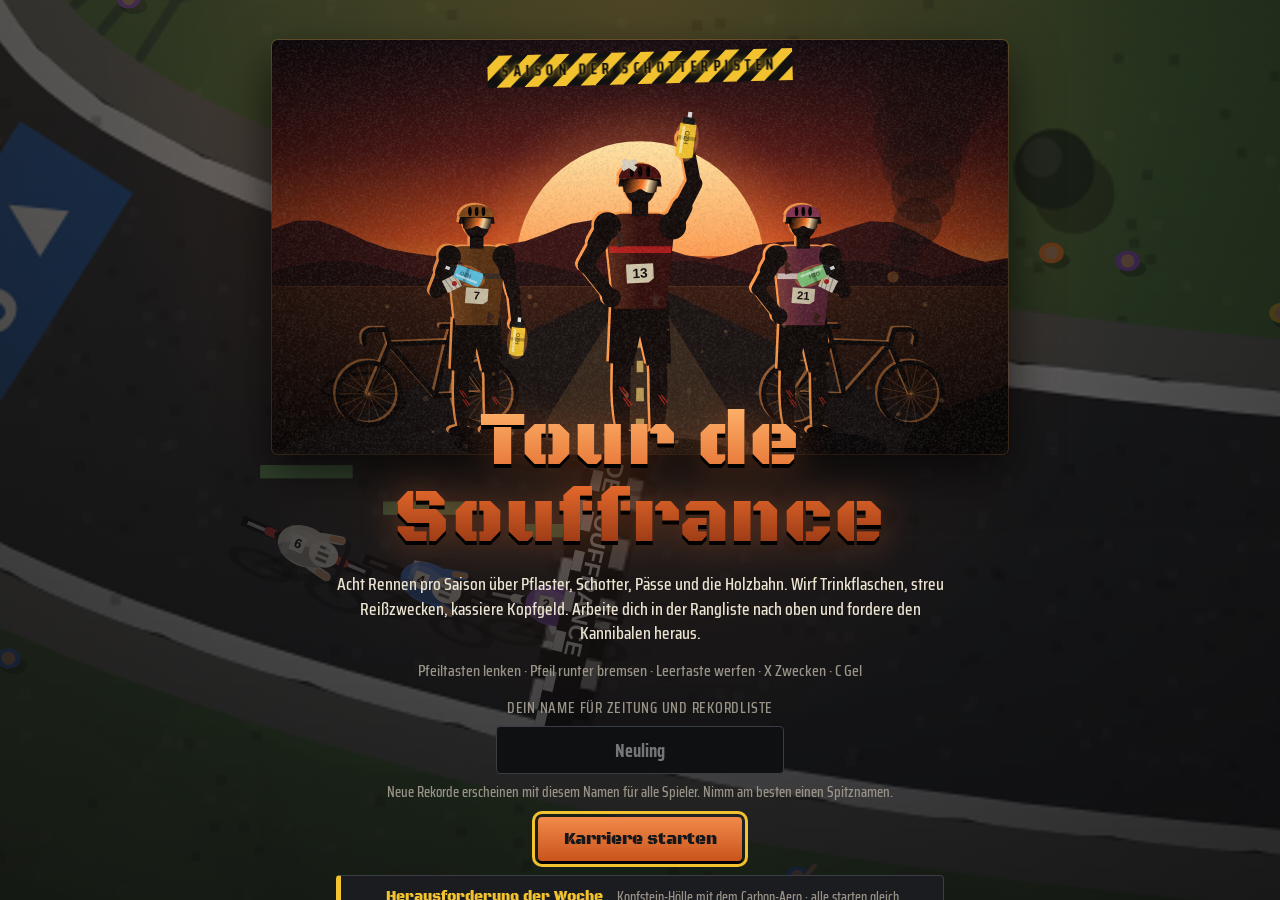
<file: kettenblatt-cup/index.html>
<!doctype html>
<html lang="de">
<head>
<meta charset="utf-8">
<meta name="viewport" content="width=device-width, initial-scale=1, maximum-scale=1, viewport-fit=cover">
<meta name="theme-color" content="#16171a">
<meta name="robots" content="noindex, nofollow">
<meta name="description" content="Tour de Souffrance – Rennrad-Kampfrennen im Stil von Death Rally. Kostenlos im Browser, auch offline.">
<link rel="manifest" href="manifest.webmanifest">
<link rel="icon" href="icon-192.png" type="image/png">
<link rel="apple-touch-icon" href="apple-touch-icon.png">
<meta name="apple-mobile-web-app-capable" content="yes">
<meta name="mobile-web-app-capable" content="yes">
<meta name="apple-mobile-web-app-title" content="Souffrance">
<meta name="apple-mobile-web-app-status-bar-style" content="black-translucent">
<meta property="og:title" content="Tour de Souffrance">
<meta property="og:description" content="Acht Rennen über Pflaster, Schotter, Pässe und die Holzbahn. Trinkflaschen werfen, Reißzwecken streuen, Kopfgeld kassieren.">
<meta property="og:image" content="icon-512.png">
<title>Tour de Souffrance</title>
<link rel="stylesheet" href="fonts.css">
<style>
:root{color-scheme:dark;padding-top:env(safe-area-inset-top,0px);padding-bottom:env(safe-area-inset-bottom,0px);box-sizing:border-box}
*,*::before,*::after{box-sizing:inherit}
html{height:100%}
body{margin:0;font:14px system-ui,-apple-system,sans-serif}
img{max-width:100%}
[hidden]{display:none!important}
</style>
</head>
<body>
<style>
/* Layout: Rennen als Vollbild-Draufsicht, Menüs (Werkstatt, Radladen, Ergebnis) als Overlay im Stil alter DOS-Rennspiele. Eine feste, düstere Rost-und-Stahl-Optik. */
:root{
  --steel:#16171a; --plate:#24262b; --rivet:#3a3d44; --rust:#e0662a; --hazard:#f2c230; --bone:#ece4d2; --dim:#9a9488; --ok:#7fc77a; --bad:#e2483d;
  --display:"Black Ops One",Impact,"Arial Black",sans-serif;
  --ui:"Saira Condensed","Arial Narrow",system-ui,sans-serif;
  color-scheme:dark;
}
html,body{height:100%}
body{background:var(--steel);color:var(--bone);font-family:var(--ui);overflow:hidden;touch-action:none;user-select:none;-webkit-user-select:none;-webkit-touch-callout:none}
#app{height:100%;display:flex;flex-direction:column}
#stage{position:relative;flex:1;min-height:0}
@media (orientation:portrait){#stage{flex:0 0 auto;height:min(100vw,62vh)}}
canvas{display:block}
#cv{width:100%;height:100%}
#pad{flex:1;display:flex;justify-content:space-between;align-items:center;gap:10px;padding:12px 16px 16px;background:var(--steel)}
.grp{display:flex;gap:10px;align-items:center}
.grp.steer{gap:18px;padding:14px;margin:-14px;touch-action:none}
.btn.arrow{width:80px;height:80px}
@media (pointer:coarse) and (min-width:700px){
  .grp.steer{gap:22px;padding:24px;margin:-24px}
  .btn.arrow{width:124px;height:124px;font-size:2.6rem;border-width:3px}
  .btn.fire{width:124px;height:124px;font-size:1.15rem;border-width:3px}
  .btn.small{width:84px;height:84px;font-size:.95rem}
  .stack{gap:12px}
  #pad{padding-inline:28px}
}
@media (orientation:landscape) and (pointer:coarse){#pad{padding-bottom:calc(max(12px,16vh - 50px) + env(safe-area-inset-bottom,0px))}}
@media (orientation:portrait) and (pointer:coarse){#pad{align-items:flex-start;padding-top:62px}}
.btn{width:70px;height:70px;border-radius:50%;border:2px solid rgba(236,228,210,.25);background:rgba(36,38,43,.85);color:var(--bone);font:700 .95rem var(--ui);letter-spacing:.05em;text-transform:uppercase;display:grid;place-items:center;touch-action:none;padding:0}
.btn.arrow{font-size:1.6rem}
.btn.fire{width:84px;height:84px;border-color:var(--rust);color:var(--rust)}
.btn.small{width:56px;height:56px;font-size:.72rem;letter-spacing:.02em}
.btn.on{background:rgba(224,102,42,.35);border-color:var(--hazard)}
.stack{display:flex;flex-direction:column;gap:8px}
@media (orientation:landscape){#pad{position:absolute;left:0;right:0;bottom:0;background:transparent;padding-bottom:calc(12px + env(safe-area-inset-bottom,0px))}}
@media (orientation:landscape) and (pointer:coarse) and (max-height:500px){
  #pad{padding:0 calc(44px + env(safe-area-inset-right,0px)) calc(14px + env(safe-area-inset-bottom,0px)) calc(20px + env(safe-area-inset-left,0px));align-items:flex-end}
  .btn.arrow{width:100px;height:100px;font-size:2.2rem}
  .btn.fire{width:112px;height:112px;font-size:1.1rem}
  .btn.small{width:86px;height:86px;font-size:.95rem}
  .grp.steer{gap:18px}
  .stack{gap:10px}
}
html{touch-action:manipulation}
#overlay,#overlay *{touch-action:manipulation}
@media (hover:hover) and (pointer:fine){#pad{display:none}}

#overlay{position:fixed;inset:0;z-index:5;overflow:auto;background:radial-gradient(ellipse at 50% 0%,rgba(224,102,42,.18),transparent 60%),linear-gradient(180deg,rgba(12,12,14,.55),rgba(12,12,14,.82));padding:calc(16px + env(safe-area-inset-top,0px)) 16px calc(16px + env(safe-area-inset-bottom,0px))}
#panel{max-width:64rem;margin:0 auto;display:flex;flex-direction:column;gap:16px}
#overlay.center{display:grid;place-items:center}
h1,h2,h3{font-family:var(--display);font-weight:400;margin:0;letter-spacing:.02em}
h1{font-size:clamp(2rem,7vw,3.4rem);color:var(--rust);line-height:1;text-wrap:balance;text-shadow:0 3px 0 #000}
h2{font-size:1.15rem;color:var(--hazard);text-transform:uppercase}
h3{font-size:1.1rem;color:var(--bone)}
p{margin:0;line-height:1.4;font-size:1.1rem;max-width:38rem}
.hint{color:var(--dim);font-size:1rem}
.title{display:flex;flex-direction:column;gap:14px;align-items:center;text-align:center;padding-block:24px}
.title .tag{font:700 .95rem var(--ui);letter-spacing:.3em;text-transform:uppercase;color:var(--dim)}
.row{display:flex;gap:10px;flex-wrap:wrap;justify-content:center}
.go{font:400 1.05rem var(--display);color:var(--steel);background:var(--rust);border:0;border-radius:4px;padding:.7em 1.5em;cursor:pointer;box-shadow:0 3px 0 #000}
.go.alt{background:var(--plate);color:var(--bone);border:1px solid var(--rivet)}
.go:disabled{opacity:.4;cursor:not-allowed}
button:focus-visible{outline:3px solid var(--hazard);outline-offset:3px}

.g-head{display:flex;justify-content:space-between;align-items:flex-end;gap:12px;flex-wrap:wrap;border-bottom:2px solid var(--rivet);padding-bottom:10px}
.g-stats{display:flex;gap:18px;font-size:1.15rem;font-variant-numeric:tabular-nums;flex-wrap:wrap}
.g-stats b{color:var(--hazard);font-weight:700}
.g-grid{display:grid;grid-template-columns:repeat(auto-fit,minmax(19rem,1fr));gap:14px;align-items:start}
.card{background:linear-gradient(180deg,#2a2c31,#202226);border:1px solid var(--rivet);border-radius:6px;padding:14px;display:flex;flex-direction:column;gap:10px;min-width:0;position:relative}
.card::before,.card::after{content:"";position:absolute;top:7px;width:5px;height:5px;border-radius:50%;background:var(--rivet)}
.card::before{left:7px}.card::after{right:7px}
.card.mine{border-color:var(--hazard)}
.item{display:grid;grid-template-columns:1fr auto;gap:2px 10px;align-items:center;padding-block:6px;border-top:1px solid rgba(236,228,210,.08)}
.item .nm{font-weight:700;font-size:1.05rem}
.ds{color:var(--dim);font-size:.92rem}
.pips{display:inline-flex;gap:3px;margin-left:6px;vertical-align:1px}
.pips i{width:10px;height:6px;background:var(--rivet);display:block}
.pips i.on{background:var(--rust)}
.buy{grid-row:span 2;font:700 .95rem var(--ui);color:var(--bone);background:var(--rivet);border:1px solid #4c5059;border-radius:4px;padding:.45em .8em;cursor:pointer;font-variant-numeric:tabular-nums;white-space:nowrap}
.buy:hover:not(:disabled){background:var(--rust);color:var(--steel)}
.buy:disabled{opacity:.4;cursor:not-allowed}
.hp{height:12px;background:#111;border:1px solid var(--rivet);position:relative;grid-column:1/-1}
.hp span{position:absolute;inset:0 auto 0 0;background:var(--ok)}
table{width:100%;border-collapse:collapse;font-variant-numeric:tabular-nums;font-size:1.02rem}
td{padding:4px 4px;border-top:1px solid rgba(236,228,210,.08)}
td:last-child{text-align:right}
tr.me td{color:var(--hazard)}
.scene{display:block;width:100%;aspect-ratio:8/3;max-width:100%;border-radius:6px;box-shadow:0 14px 34px rgba(0,0,0,.6),0 0 0 1px rgba(255,154,74,.2)}
.scene.sq{width:110px;aspect-ratio:1;flex:none}
.title canvas.hero[data-scene="podest"]{width:min(100%,46rem)}
.hero-wrap{position:relative;width:min(100%,46rem);display:flex;flex-direction:column;align-items:center;gap:8px}
canvas.hero{width:100%;aspect-ratio:16/9;max-width:100%;border-radius:6px;box-shadow:0 20px 50px rgba(0,0,0,.7),0 0 0 1px rgba(255,154,74,.25)}
.hero-wrap .stripe{position:absolute;top:12px;left:50%;transform:translateX(-50%) rotate(-1.5deg);white-space:nowrap}
.hero-wrap .logo{margin-top:-.75em!important;position:relative;z-index:1}
.namef{display:flex;flex-direction:column;gap:6px;align-items:center;font-size:.95rem;color:var(--dim);letter-spacing:.05em;text-transform:uppercase}
.namef input{font:700 1.15rem var(--ui);text-align:center;color:var(--bone);background:#0f1012;border:1px solid var(--rivet);border-radius:4px;padding:.45em .8em;width:min(18rem,80vw);text-transform:none;letter-spacing:0}
.namef input:focus{outline:2px solid var(--hazard);outline-offset:2px}
#panel.enter>*{animation:enter .38s cubic-bezier(.2,.8,.2,1) both}
#panel.enter>*:nth-child(2){animation-delay:.06s}#panel.enter>*:nth-child(3){animation-delay:.12s}#panel.enter>*:nth-child(4){animation-delay:.18s}#panel.enter>*:nth-child(5){animation-delay:.24s}
@keyframes enter{from{opacity:0;transform:translateY(14px)}to{opacity:1;transform:none}}
@keyframes pop{0%{transform:scale(.6) rotate(-4deg);opacity:0}70%{transform:scale(1.04) rotate(-1deg)}100%{transform:none;opacity:1}}
@media (prefers-reduced-motion:reduce){#panel.enter>*,.paper .hl{animation:none!important}}
canvas.face{width:100%;aspect-ratio:1;border-radius:6px;border:1px solid rgba(0,0,0,.6);background:#111;max-width:100%}
canvas.face.sm{width:64px;flex:none}
.grid-line{display:grid;grid-template-columns:repeat(auto-fill,minmax(7.5rem,1fr));gap:12px}
.rider{display:flex;flex-direction:column;gap:4px;align-items:center;text-align:center;background:linear-gradient(180deg,#2a2c31,#1e2024);border:1px solid var(--rivet);border-radius:6px;padding:8px;position:relative;min-width:0}
.rider.me{border-color:var(--hazard)}.rider.mad{border-color:var(--bad)}
.rider b{font-size:1.05rem}
.rider .grudge{position:absolute;top:6px;right:6px}
.grudge{font-size:.7rem;font-weight:700;letter-spacing:.08em;text-transform:uppercase;color:#fff;background:var(--bad);padding:1px 5px;border-radius:2px;margin-left:.4em}
.bubbles{display:flex;flex-direction:column;gap:10px}
.bubble{display:flex;gap:12px;align-items:center;background:#1b1c20;border:1px solid var(--rivet);border-radius:8px;padding:10px 12px}
.bubble.mad{border-color:var(--bad)}
.bubble p{font-size:1.1rem;min-width:0}
.spon{display:grid;grid-template-columns:1fr auto;gap:2px 10px;text-align:left;background:#1b1c20;border:1px solid var(--rivet);border-left:5px solid var(--c);border-radius:4px;padding:8px 12px;color:var(--bone);font:500 .98rem var(--ui);cursor:pointer}
.spon .logo-s{font:400 1rem var(--display);color:var(--c);grid-column:1/-1}
.spon b{color:var(--ok);font-variant-numeric:tabular-nums}
.spon.on{background:#24262b;border-color:var(--c);box-shadow:0 0 0 1px var(--c) inset}
.spon .sig{grid-column:1/-1;font-family:"Playfair Display",Georgia,serif;font-style:italic;color:var(--c)}
.sharkrow{display:flex;gap:12px;align-items:flex-start}
.sharkrow p{font-size:1rem;min-width:0}
.row.left{justify-content:flex-start}
.card.shark{border-color:#5a2a24}
.paper{--ink:#1d1b17;background:#efe7d4 radial-gradient(ellipse at 30% 20%,rgba(255,255,255,.5),transparent 60%);color:var(--ink);border-radius:2px;padding:18px clamp(14px,3vw,30px) 22px;box-shadow:0 18px 40px rgba(0,0,0,.6);transform:rotate(-.6deg);font-family:Georgia,"Times New Roman",serif;display:flex;flex-direction:column;gap:10px}
.mast{display:grid;grid-template-columns:1fr auto 1fr;align-items:end;gap:10px;border-bottom:3px double var(--ink);padding-bottom:6px;font-size:.8rem;text-transform:uppercase;letter-spacing:.08em}
.mast span:last-child{text-align:right}
.mast b{font:400 clamp(1.6rem,5.5vw,2.8rem)/1 "UnifrakturMaguntia",Georgia,serif;letter-spacing:0;text-transform:none;text-align:center}
.paper .hl{font:900 clamp(1.7rem,5.4vw,3rem)/1.02 "Playfair Display",Georgia,serif;margin:6px 0 0;color:var(--ink);text-shadow:none;text-wrap:balance;animation:pop .55s .15s cubic-bezier(.2,.8,.2,1) both}
.paper .sub{font:italic 400 clamp(1.05rem,2.4vw,1.3rem)/1.3 "Playfair Display",Georgia,serif;max-width:none;border-bottom:1px solid rgba(29,27,23,.4);padding-bottom:10px}
.cols{display:grid;grid-template-columns:minmax(0,1.6fr) minmax(0,1fr);gap:18px}
@media (max-width:640px){.cols{grid-template-columns:1fr}}
.story{display:flex;flex-direction:column;gap:10px;min-width:0}
.story .pic{width:min(10rem,40%);float:left;filter:grayscale(1) contrast(1.15) sepia(.25);border:1px solid var(--ink);margin:0 12px 6px 0;border-radius:0}
.story .lede{display:block;font-size:1.06rem;line-height:1.5;max-width:none;text-align:justify;hyphens:auto}
.story .lede::first-letter{font:900 2.6em/0.8 "Playfair Display",Georgia,serif;float:left;margin:4px 6px 0 0}
.story .side{font-size:.95rem;font-style:italic;max-width:none;clear:both}
.paper aside{border-left:1px solid rgba(29,27,23,.4);padding-left:14px;min-width:0}
@media (max-width:640px){.paper aside{border-left:0;padding-left:0;border-top:1px solid rgba(29,27,23,.4);padding-top:10px}}
.paper aside h3{font:700 1rem "Playfair Display",Georgia,serif;color:var(--ink);text-transform:uppercase;letter-spacing:.08em;margin-bottom:4px}
.paper table{font-size:.95rem}
.paper td{border-top:1px dotted rgba(29,27,23,.35)}
.paper tr.me td{background:rgba(242,194,48,.35);color:var(--ink)}
.paper .rk{font-family:"Playfair Display",Georgia,serif;font-weight:900;color:var(--ink)!important}
.offer .rec{font-size:.88rem;color:var(--hazard);font-variant-numeric:tabular-nums}
h3.mini{display:flex;align-items:center;font:700 1rem var(--ui);text-transform:uppercase;letter-spacing:.06em;color:var(--bone);margin-top:4px}
.pq{margin:4px 0 0;padding:8px 0 8px 14px;border-left:4px solid var(--ink);font:italic 700 1.2rem/1.3 "Playfair Display",Georgia,serif;clear:both}
.pq cite{display:block;font:400 .85rem Georgia,serif;font-style:normal;text-transform:uppercase;letter-spacing:.08em;margin-top:4px}
.pq cite::before{content:"– "}
.paper aside h3+table,.paper aside h3+p{margin-bottom:8px}
.paper aside h3{margin-top:8px}
.recl{font-size:.95rem;font-variant-numeric:tabular-nums;max-width:none}
.neu{background:#d22;color:#fff;font-size:.7rem;letter-spacing:.08em;text-transform:uppercase;padding:1px 5px;font-family:var(--ui)}
.xpbar{height:10px;background:#111;border:1px solid var(--rivet)}.xpbar i{display:block;height:100%;background:linear-gradient(90deg,#c9541c,#f2c230)}
.ok{color:var(--ok)}
.xpline{font-size:1rem;color:var(--hazard)}
.achgrid{display:grid;grid-template-columns:repeat(auto-fill,minmax(9rem,1fr));gap:6px}
.ach{display:flex;flex-direction:column;gap:2px;background:#16171a;border:1px solid var(--rivet);border-radius:4px;padding:6px 8px;opacity:.45;font-size:.85rem;min-width:0}
.ach.on{opacity:1;border-color:var(--hazard);background:linear-gradient(180deg,#2c2610,#1b1a14)}
.ach b{font-size:.95rem;color:var(--bone)}.ach span{color:var(--dim)}.ach em{font-style:normal;color:var(--ok);font-weight:700}
.achnew{display:grid;gap:6px;margin-top:6px}
.paper .ach{color:var(--bone)}
.jbtn{display:inline-flex;align-items:center;gap:2px;font:700 .9rem var(--ui);color:var(--bone);background:#1b1c20;border:1px solid var(--rivet);border-radius:4px;padding:4px 8px;cursor:pointer}
.jbtn.on{border-color:var(--hazard);box-shadow:0 0 0 1px var(--hazard) inset}
.chip.patron{background:var(--hazard);color:#111;font-weight:700}
.weekly{display:flex;flex-wrap:wrap;align-items:center;justify-content:center;gap:8px 14px;background:#1b1c20;border:1px solid var(--rivet);border-left:5px solid var(--hazard);border-radius:4px;padding:10px 14px;max-width:38rem}
.weekly b{font-family:var(--display);font-weight:400;color:var(--hazard)}
.weekly span{color:var(--dim)}
.link{background:none;border:0;color:var(--dim);font:500 .95rem var(--ui);text-decoration:underline;cursor:pointer;padding:4px}
textarea.code{width:100%;min-height:7rem;font:12px/1.3 ui-monospace,Menlo,monospace;background:#0f1012;color:var(--bone);border:1px solid var(--rivet);border-radius:4px;padding:8px;word-break:break-all;resize:vertical}
.lock{font-weight:700;color:var(--dim);border:1px dashed var(--rivet);padding:.35em .7em;border-radius:4px}
.card.topbike{border-color:#8a6a2a;background:linear-gradient(180deg,#30291a,#1f1c16)}
.toptag{font:700 .7rem var(--ui);letter-spacing:.08em;text-transform:uppercase;color:#111;background:var(--hazard);padding:1px 6px;border-radius:2px;vertical-align:.25em}
.wr td{vertical-align:top}.wr tr.sub td{border-top:0;padding-top:0;font-size:.92rem}.wr td:last-child{text-align:right;font-variant-numeric:tabular-nums}
.card.bill{max-width:30rem;width:100%;align-self:center}
body.menu #pad{visibility:hidden}
table td:last-child{white-space:nowrap}
.jer{width:1.35em;height:1.25em;vertical-align:-.28em;margin-right:.45em;flex:none;filter:drop-shadow(0 1px 0 rgba(0,0,0,.6))}
.jer.big{width:2.4em;height:2.2em}
.stand td,.card table td{padding-block:5px}
.rk{width:1.8em;font-family:var(--display);color:var(--dim);text-align:center}
tr.pod.p1 .rk{color:#f2c230}tr.pod.p2 .rk{color:#cfd3d8}tr.pod.p3 .rk{color:#d08a4a}
tr.me td{background:rgba(242,194,48,.08)}
.lead{margin-left:.5em;font-size:.72rem;font-weight:700;letter-spacing:.06em;text-transform:uppercase;color:#111;background:var(--hazard);padding:1px 5px;border-radius:2px}
.chip{background:rgba(0,0,0,.45);border:1px solid var(--rivet);border-radius:3px;padding:3px 10px}
.chip.cash b{color:var(--ok)}
.stripe{background:repeating-linear-gradient(-45deg,var(--hazard) 0 10px,#111 10px 20px);color:#111!important;padding:4px 14px;font-weight:700;text-shadow:0 0 6px var(--hazard),0 0 2px var(--hazard)}
.logo{font-size:clamp(2.6rem,10vw,4.8rem)!important;background:linear-gradient(180deg,#ffb36b 0%,#e0662a 55%,#8a2f10 100%);-webkit-background-clip:text;background-clip:text;color:transparent!important;text-shadow:none!important;filter:drop-shadow(0 4px 0 #000) drop-shadow(0 0 18px rgba(224,102,42,.35))}
.g-head{position:relative;border-bottom:0!important;padding-bottom:16px!important}
.g-head::after{content:"";position:absolute;left:0;right:0;bottom:0;height:6px;background:repeating-linear-gradient(-45deg,var(--hazard) 0 10px,#111 10px 20px);opacity:.85}
.card{box-shadow:0 10px 24px rgba(0,0,0,.45),inset 0 1px 0 rgba(255,255,255,.06)}
.card h2{display:flex;align-items:center;gap:8px}
.card h2::before{content:"";width:4px;height:1em;background:var(--rust)}
.offer{display:grid!important;grid-template-columns:86px 1fr;gap:6px 12px;box-shadow:0 4px 12px rgba(0,0,0,.35);transition:transform .12s,border-color .12s}
.offer:hover{transform:translateY(-2px)}
.offer .thumb{width:86px;height:86px;grid-row:span 2;border-radius:3px;border:1px solid rgba(0,0,0,.6)}
.offer .body{display:flex;flex-direction:column;gap:4px;min-width:0}
.offer .diff{font-size:.8rem;font-weight:700;letter-spacing:.12em;text-transform:uppercase;color:var(--c)}
.offer .money{color:var(--bone);font-weight:700}
.offer .field{grid-column:1/-1;display:flex;flex-wrap:wrap;gap:4px 12px;font-size:.92rem;padding-top:6px;border-top:1px solid rgba(236,228,210,.08)}
.offer .riv{display:inline-flex;align-items:center;white-space:nowrap}
.go{background:linear-gradient(180deg,#f08a4a,#c9541c)!important}
.go.alt{background:linear-gradient(180deg,#30333a,#24262b)!important}
.dot{display:inline-block;width:.7em;height:.7em;border-radius:50%;margin-right:.4em;vertical-align:-.03em;border:1px solid rgba(0,0,0,.5)}
.typ{font-size:.8rem;color:var(--dim);letter-spacing:.06em;text-transform:uppercase;margin-left:.3em}
.offer{text-align:left;display:flex;flex-direction:column;gap:4px;background:#1b1c20;border:1px solid var(--rivet);border-left:5px solid var(--c);border-radius:4px;padding:10px 12px;color:var(--bone);font:500 1rem var(--ui);cursor:pointer}
.offer:hover{border-color:var(--c)}
.offer .t{font:400 1.05rem var(--display);color:var(--c)}
.offer .m{color:var(--dim);font-size:.92rem;line-height:1.5}
.tags{display:flex;gap:6px;flex-wrap:wrap}
.tags span{font-size:.82rem;font-weight:700;letter-spacing:.05em;text-transform:uppercase;background:#2c2e34;border:1px solid var(--rivet);padding:1px 6px;border-radius:3px}
.sum{display:grid;grid-template-columns:1fr auto;gap:4px 16px;font-size:1.05rem;font-variant-numeric:tabular-nums}
.sum .tot{color:var(--hazard);font-weight:700;border-top:1px solid var(--rivet);padding-top:4px}
.warn{color:var(--bad)}
.bikeview{width:100%;max-width:260px;aspect-ratio:16/9;align-self:center;background:radial-gradient(ellipse at 50% 80%,rgba(224,102,42,.12),transparent 70%)}
.stats{display:grid;grid-template-columns:auto 1fr;gap:4px 10px;align-items:center;font-size:.95rem}
.bar{height:7px;background:#111;border:1px solid var(--rivet)}
.bar i{display:block;height:100%;background:var(--rust)}
.price{display:flex;justify-content:space-between;align-items:center;gap:10px;flex-wrap:wrap}
@media (prefers-reduced-motion:reduce){*{transition:none!important}}
</style>

<div id="app">
  <div id="stage"><canvas id="cv"></canvas></div>
  <div id="pad">
    <div class="grp steer">
      <button class="btn arrow" id="bl" type="button" aria-label="Links">◀</button>
      <button class="btn arrow" id="br" type="button" aria-label="Rechts">▶</button>
    </div>
    <div class="grp">
      <div class="stack">
        <button class="btn small" id="bg" type="button">Gel</button>
        <button class="btn small" id="bt" type="button">Zwecke</button>
      </div>
      <button class="btn fire" id="bf" type="button">Wurf</button>
    </div>
  </div>
</div>
<div id="overlay"><div id="panel"></div></div>

<script>
(()=>{
const cv=document.getElementById('cv'),ctx=cv.getContext('2d'),stage=document.getElementById('stage');
const overlay=document.getElementById('overlay'),panel=document.getElementById('panel');
const UI='"Saira Condensed","Arial Narrow",sans-serif',DISP='"Black Ops One",Impact,sans-serif';
const IOS=/iP(hone|ad|od)/.test(navigator.userAgent)||(navigator.platform==='MacIntel'&&navigator.maxTouchPoints>1);
const TQ=(navigator.deviceMemory&&navigator.deviceMemory<4)?1.25:IOS?1.5:2;
const TS=2048,SP=8,TAU=Math.PI*2,RACES=8,SAVE='kbc-season2';
const clamp=(v,a,b)=>Math.max(a,Math.min(b,v));
const wrapA=a=>{while(a>Math.PI)a-=TAU;while(a<-Math.PI)a+=TAU;return a};
const rnd=Math.random,pick=a=>a[Math.floor(rnd()*a.length)];
function mulberry(a){return()=>{a|=0;a=a+0x6D2B79F5|0;let t=Math.imul(a^a>>>15,1|a);t=t+Math.imul(t^t>>>7,61|t)^t;return((t^t>>>14)>>>0)/4294967296}}
const fmt=s=>{const m=Math.floor(s/60),x=s-m*60;return m+':'+(x<10?'0':'')+x.toFixed(2)};
const eur=n=>'€ '+Math.round(n).toLocaleString('de-DE');
const SKIN='#d9a47c';

/* ---------- Strecken ---------- */
const THEMES=[
  {name:'Schrottplatz',deco:'junk',laps:3,rw:84,ground:'#4b3f30',g2:'#5a4b37',road:'#2c2b29',sh:'#66553f',ca:'#b33a26',cb:'#d8d0bf',
   cp:[[300,1000],[360,520],[700,300],[1080,470],[1320,300],[1700,360],[1810,720],[1540,1000],[1760,1320],[1690,1720],[1300,1800],[1000,1540],[700,1760],[360,1640]],
   zones:[{a:.55,b:.68,s:'gravel'}]},
  {name:'Hafenbecken',deco:'port',laps:3,rw:84,ground:'#444a4f',g2:'#3b4044',road:'#232427',sh:'#62676b',ca:'#e0b12a',cb:'#232427',
   cp:[[260,300],[1000,260],[1780,300],[1800,800],[1300,900],[1250,1200],[1780,1300],[1760,1780],[900,1800],[700,1300],[300,1500],[250,900]],
   zones:[{a:.2,b:.32,s:'cobbles'},{a:.7,b:.78,s:'cobbles'}]},
  {name:'Salzpfanne',deco:'desert',laps:3,rw:84,ground:'#a8845a',g2:'#b8956a',road:'#3a332c',sh:'#8a6c47',ca:'#c24a2a',cb:'#efe6d2',
   cp:[[1024,250],[1600,400],[1800,1000],[1500,1350],[1700,1750],[1024,1800],[800,1300],[400,1750],[250,1100],[600,700],[400,350]],
   zones:[{a:.3,b:.45,g:6},{a:.5,b:.65,g:-6}]},
  {name:'Kopfstein-Hölle',deco:'farm',laps:3,rw:80,ground:'#5d6b34',g2:'#6e7a3c',road:'#2e2e2c',sh:'#6e5f43',ca:'#e8e2d0',cb:'#2e2e2c',
   cp:[[250,400],[900,250],[1700,300],[1800,900],[1300,1100],[1800,1500],[1500,1800],[700,1750],[300,1300],[600,900]],
   zones:[{a:.1,b:.22,s:'cobbles'},{a:.38,b:.5,s:'cobbles'},{a:.66,b:.8,s:'cobbles'}]},
  {name:'Strade Bianche',deco:'tuscany',laps:3,rw:80,ground:'#a39a4c',g2:'#b8a95a',road:'#34322e',sh:'#cbbd94',ca:'#efe9da',cb:'#34322e',
   cp:[[400,300],[1100,400],[1700,250],[1800,800],[1400,1000],[1700,1450],[1200,1800],[600,1600],[800,1150],[300,900]],
   zones:[{a:.08,b:.25,s:'gravel'},{a:.4,b:.55,s:'gravel',g:6},{a:.58,b:.72,g:-6},{a:.74,b:.84,s:'gravel'}]},
  {name:'Alpenpass',deco:'alpine',laps:1,rw:80,ground:'#4f7a3e',g2:'#5f8a48',road:'#2d2e31',sh:'#7a7a72',ca:'#f2f2f2',cb:'#2d2e31',
   cp:[[350,1850],[1650,1850],[1800,1700],[1650,1560],[550,1560],[450,1400],[550,1250],[1650,1250],[1800,1100],[1650,950],[550,950],[450,800],[550,650],[1650,650],[1800,500],[1650,350],[400,250],[180,500],[180,1500]],
   zones:[{a:.03,b:.74,g:7},{a:.79,b:.99,g:-9}]},
  {name:'Velodrom',deco:'velo',laps:4,rw:130,ground:'#2b2d33',g2:'#33363d',road:'#b88a55',sh:'#1d4f9a',ca:'#1d4f9a',cb:'#1d4f9a',
   cp:[...Array(16)].map((_,i)=>{const a=i/16*TAU;return[1024+Math.cos(a)*740,1024+Math.sin(a)*430]}),
   zones:[{a:0,b:1,s:'boards'}]},
  {name:'Altstadt-Kriterium',deco:'city',laps:3,rw:76,ground:'#56524c',g2:'#4a4741',road:'#2a2a2c',sh:'#7d7870',ca:'#bfbfbf',cb:'#2a2a2c',
   cp:[[400,400],[1600,400],[1660,460],[1660,1000],[1100,1050],[1050,1110],[1050,1600],[990,1660],[460,1660],[400,1600]],
   zones:[{a:.3,b:.42,s:'cobbles'}]},
];
const SURF={asphalt:'Asphalt',cobbles:'Kopfsteinpflaster',gravel:'Schotter',boards:'Holzbahn'};

/* ---------- Fahrer & Räder ---------- */
const TYPES={R:'Rouleur',S:'Sprinter',K:'Kletterer',P:'Pflaster-Profi',A:'Allrounder'};
const RIVALS=[
  {n:'Hämatokrit-Horst',c:'#d9d4c7',a:'#555',sk:.06,t:'R'},
  {n:'Kortison-Kalle',c:'#3b7be0',a:'#fff',sk:.14,t:'S'},
  {n:'Föhn-Fenna',c:'#36c2b4',a:'#123',sk:.22,t:'K'},
  {n:'Blutbeutel-Bernd',c:'#3fa45b',a:'#f4f1e8',sk:.3,t:'P'},
  {n:'Pillen-Paule',c:'#8a5a2b',a:'#f2c230',sk:.38,t:'R'},
  {n:'Testosteron-Toni',c:'#9a5cd6',a:'#fff',sk:.46,t:'K'},
  {n:'EPO-Egon',c:'#2bb0e0',a:'#fff',sk:.54,t:'S'},
  {n:'Schnauzbart-Svea',c:'#e8e04a',a:'#222',sk:.62,t:'P'},
  {n:'Kettenfett-Klaus',c:'#ff8a2a',a:'#222',sk:.7,t:'R'},
  {n:'Ampullen-Ottilie',c:'#ff5f9e',a:'#fff',sk:.8,t:'K'},
  {n:'Wadenwunder-Lasse',c:'#e23b3b',a:'#fff',sk:.88,t:'S'},
  {n:'Der Kannibale',c:'#1a1a1a',a:'#d22',sk:1,t:'A'},
];
const POOL=[[0,1,2,3,4],[3,4,5,6,7,8],[7,8,9,10,11]];
const DIFF=[{n:'Leicht',col:'#7fc77a'},{n:'Mittel',col:'#f2c230'},{n:'Hart',col:'#e2483d'}];
const AT=['auf dem Schrottplatz','im Hafenbecken','in der Salzpfanne','in der Kopfstein-Hölle','auf der Strade Bianche','am Alpenpass','im Velodrom','beim Altstadt-Kriterium'];
const FACES=[
  {sk:'#e9c3a0',h:'#bdbdbd',gl:'round',m:'grin',mu:1},
  {sk:'#e2b48e',h:'#3a2a1a',gl:'sport',m:'smirk'},
  {sk:'#f0cdb0',h:'#d9a54a',gl:'none',m:'grin',br:1},
  {sk:'#c98f66',h:'#222',gl:'none',m:'flat',bd:1},
  {sk:'#e6b896',h:'#7a4a22',gl:'none',m:'grin',mu:1},
  {sk:'#d9a988',h:'#5a2a4a',gl:'sport',m:'smirk',br:1},
  {sk:'#c48d62',h:'#111',gl:'sport',m:'grin',st:1},
  {sk:'#f2d2b8',h:'#e8d070',gl:'none',m:'flat',br:1,mu:1},
  {sk:'#b97f58',h:'#2a1a10',gl:'sport',m:'smirk',bd:1},
  {sk:'#efc7a8',h:'#a33',gl:'round',m:'grin',br:1},
  {sk:'#e7c0a0',h:'#c9a050',gl:'sport',m:'flat'},
  {sk:'#d8a882',h:'#e0e0e0',gl:'sport',m:'smirk',mu:1,sc:1},
];
const FACE_P={sk:'#e8bc98',h:'#5a3a22',gl:'sport',m:'grin',c:'#ffd23f',a:'#111'};
const FACE_T={sk:'#c9946c',h:'#111',gl:'sport',m:'flat',st:1,sc:1,c:'#2a2a2a',a:'#e2483d'};
const QUOTES=[
  ['Ich fahr seit 1987. Mich hat noch keiner überholt. Fast keiner.','Mein Knie tut immer noch weh. Heute gibt es Rache.'],
  ['Bis zur Flamme rouge darfst du träumen.','Du hast mich in den Graben geschickt. Heute schick ich zurück.'],
  ['Am ersten Anstieg siehst du nur noch meine Rückennummer.','Ich hab mir deine Nummer gemerkt.'],
  ['Pflaster ist mein Wohnzimmer. Und du stehst auf meinem Teppich.','Bernd vergisst nicht.'],
  ['Ich hab drei Bidons dabei. Alle für dich.','Paule hat ein Elefantengedächtnis.'],
  ['Zu schwer für die Berge, zu langsam für den Sprint. Was machst du hier?','Letztes Mal hattest du Glück. Das ist aufgebraucht.'],
  ['Ciao, bello. Im Ziel winke ich dir zu. Von vorne.','Vendetta, amico.'],
  ['Ich bin auf Schotter groß geworden. Du auf Teppichboden.','Heute lieg ich nicht im Dreck. Du schon.'],
  ['Reißzwecken? Hab ich eimerweise.','Du schuldest mir einen Rahmen.'],
  ['Du siehst müde aus. Soll ich dich schieben?','Das hier wird persönlich.'],
  ['Fünf Watt mehr als du. Mindestens.','Ich hab deinen Wurf auf Video analysiert. Jetzt bin ich dran.'],
  ['Jeder hier fährt für mich. Du lernst das auch noch.','Niemand wirft den Kannibalen vom Rad. Niemand.'],
];
const SPONSORS=[
  {n:'Ritzel-Bräu',c:'#c9541c',d:'Hol mindestens 2 Gegner vom Rad',pay:350,ok:x=>x.kills>=2},
  {n:'Schlauch & Söhne',c:'#1d6fc2',d:'Komm ohne Platten ins Ziel',pay:220,ok:x=>!x.wrecked&&x.flats===0},
  {n:'Speiche24',c:'#3fa45b',d:'Fahr aufs Podium',pay:300,ok:x=>!x.wrecked&&x.place<=3},
  {n:'Sattelfest',c:'#9a5cd6',d:'Komm mit mehr als halbem Material ins Ziel',pay:250,ok:x=>!x.wrecked&&x.hp>=.5},
  {n:'Kettenfett',c:'#e8e04a',d:'Gewinn das Rennen',pay:500,ok:x=>!x.wrecked&&x.place===1},
  {n:'Hupe & Co.',c:'#e2483d',d:'Kassier Kopfgeld und bleib im Sattel',pay:280,ok:x=>!x.wrecked&&x.kills>=1},
];
const WPTS=[5,3,1],WBON=[60,100,160],REC_BONUS={race:300,lap:150},REC_KEY='kbc-records';
const WNAME={spr:'Sprint',kom:'Bergwertung'};
const BASE_AGES=[38,27,23,31,35,26,24,22,33,29,21,40];
const TALENT_NAMES=['Jonte','Mila','Kofi','Lene','Theo','Pina','Bodo','Ilka','Nico','Greta','Ole','Romy','Fiete','Zoe','Anton','Kira','Mats','Ronja','Henne','Sanne'];
const TALENT_PRE=['Koffein','Spritzen','Turbo','Infusions','Ephedrin','Nasenspray','Wundersalben','Placebo','Eigenblut','Kühlschrank','Mikrodosis','Pferdesalben'];
const NAME_MAP={"Der Patron":"Der Kannibale","Hinnerk": "Hämatokrit-Horst", "Kalle": "Kortison-Kalle", "Fenna": "Föhn-Fenna", "Bruno": "Blutbeutel-Bernd", "Jupp": "Pillen-Paule", "Vera": "Testosteron-Toni", "Matteo": "EPO-Egon", "Svea": "Schnauzbart-Svea", "Rocco": "Kettenfett-Klaus", "Ottilie": "Ampullen-Ottilie", "Lasse": "Wadenwunder-Lasse"};
const TALENT_Q=[['Ich bin neu hier. Nett bin ich trotzdem nicht.','Merk dir mein Gesicht. Ich hab mir deins gemerkt.'],['Mein Opa hat schon Horst geschlagen. Ich schlag dich.','Das gibt Ärger. Viel Ärger.'],['Ich trainier seit ich laufen kann. Vorher auch schon.','Du hast den Falschen geärgert.'],['Frische Beine, alte Tricks.','Heute nehm ich Maß.']];
const TALENT_SNARK=['soll beim Training schon zwei Motorroller überholt haben','isst angeblich Nudeln zum Frühstück, Mittag und Nachtisch','angeblich frühstückt sie Schotter','soll schon mit drei Jahren ohne Stützräder Kopfsteinpflaster gefahren sein','kommt aus einer Familie von Bidon-Werfern','hat angeblich Waden wie Bowlingkugeln','trägt nachts die Radhose zum Schlafen'];
const RETIRE_SNARK=['hängt die Radschuhe an den Nagel und züchtet ab sofort Alpakas','will nur noch Rasen mähen und Nachbarn anschreien','hängt das Rad an den Nagel und eröffnet eine Imbissbude','geht in Rente und will nur noch Kreuzworträtsel machen','tritt zurück, weil der Hintern nicht mehr mitspielt','wird Schäfer in der Eifel','verkauft ab sofort Sitzcreme auf dem Wochenmarkt'];
const JERSEYS=[{id:'gelb',n:'Souffrance-Gelb',c:'#ffd23f',a:'#111'},{id:'toten',n:'Totenkopf',c:'#1a1a1a',a:'#ece4d2'},{id:'pflaster',n:'Pflasterkönig',c:'#8d8a80',a:'#2a2a2a'},{id:'welt',n:'Weltenbummler',c:'#2bb0e0',a:'#f2c230'},{id:'rot',n:'Roter Teufel',c:'#c8231a',a:'#111'},{id:'gold',n:'Goldjunge',c:'#d9a521',a:'#5a3a00'},{id:'regen',n:'Regenbogen',c:'#f4f1e8',a:'#2fa84f'}];
const ACH=[
  {id:'sieg1',n:'Erster Sieg',d:'Gewinn ein Rennen',m:300},
  {id:'killer',n:'Abrissbirne',d:'Hol 5 Gegner in einem Rennen vom Rad',j:'toten'},
  {id:'roubaix',n:'Pflasterkönig',d:'Gewinn die Kopfstein-Hölle ohne Platten',j:'pflaster'},
  {id:'rekord',n:'Rekordjäger',d:'Stell einen Strecken- oder Rundenrekord auf',m:250},
  {id:'welt',n:'Weltenbummler',d:'Beende ein Rennen auf allen 8 Strecken',j:'welt'},
  {id:'pazifist',n:'Pazifist',d:'Gewinn ein Rennen ohne eine Flasche zu werfen',m:400},
  {id:'ehrenmann',n:'Ehrenmann',d:'Zahl Rudi pünktlich zurück',m:100},
  {id:'klassiker',n:'Klassikerjäger',d:'Gewinn einen Klassiker',m:300},
  {id:'nacht',n:'Nachteule',d:'Gewinn ein Nachtrennen',j:'rot'},
  {id:'ezf',n:'Gegen die Uhr',d:'Gewinn ein Bergzeitfahren',m:300},
  {id:'berg',n:'Bergziege',d:'Gewinn die Bergwertung einer Saison',m:500},
  {id:'sprintk',n:'Sprintkanone',d:'Gewinn die Sprintwertung einer Saison',m:500},
  {id:'cup',n:'Toursieger',d:'Gewinn die Gesamtwertung einer Saison',j:'gold'},
  {id:'sauber',n:'Sauber durch',d:'Fahr eine ganze Saison ohne Sturz',m:500},
  {id:'patron',n:'Königsmörder',d:'Besieg den Kannibalen im Duell',j:'regen'},
  {id:'woche',n:'Wochensieger',d:'Gewinn eine Herausforderung der Woche',m:150},
  {id:'stufe5',n:'Alter Hase',d:'Erreich Fahrerstufe 5',m:300},
];
const SPECIAL={klassiker:{n:'Klassiker',mult:2,desc:'Doppeltes Preisgeld',c:'#f2c230'},nacht:{n:'Nachtrennen',mult:1.4,desc:'Nur dein Scheinwerfer',c:'#8fa8ff'},ezf:{n:'Bergzeitfahren',mult:1.3,desc:'Allein gegen die Uhr, ohne Waffen',c:'#ff6b6b'}};
const MATE='Domestik Dieter',MATE_PAY=[50,80,120],STATN={spr:'Sprint',berg:'Berg',pfl:'Pflaster',aus:'Ausdauer'},STATD={spr:'Mehr Tempo auf flachen Stücken',berg:'Weniger Tempoverlust am Anstieg',pfl:'Mehr Halt auf Pflaster und Schotter',aus:'Mehr Material und stärkerer Antritt'};
const RIVALS0=[],FACES0=[],QUOTES0=[];
let C=null,WEEKLY=false,WS_BACKUP=null;
const npc=r=>!!(r&&(r.thug||r.mate));
const friend=(a,b)=>(a.isP&&b.mate)||(a.mate&&b.isP);
const xpNeed=l=>150+l*100;
function defCareer(){return{v:1,seasonNo:1,money:400,bike:0,spent:0,up:{rad:0,schalt:0,rahmen:0,reifen:0},ammo:30,tacks:3,gels:1,name:'',wear:WEAR0(),stats:{spr:0,berg:0,pfl:0,aus:0},xp:0,lvl:1,spts:0,rp:{},patron:false,titles:0,ach:{},jers:['gelb'],cos:'gelb',mate:false,tracks:{},weekly:{},debt:0,roster:null,history:[]}}
function loadCareer(){try{const c=JSON.parse(localStorage.getItem(CAREER)||'null');if(c&&c.v===1)return{...defCareer(),...c};const d=defCareer();if(c&&c.debt)d.debt=c.debt;return d}catch(e){return defCareer()}}
function saveCareer(){if(WEEKLY)return;try{localStorage.setItem(CAREER,JSON.stringify(C))}catch(e){}}
function renameIn(obj){if(!obj)return obj;for(const [o,n] of Object.entries(NAME_MAP))if(o in obj&&!(n in obj)){obj[n]=obj[o];delete obj[o]}return obj}
const mapName=x=>NAME_MAP[x]||x;
function migrateNames(){
  if(C.namesV===3)return;
  if(C.roster)for(const r of C.roster){const nn=mapName(r.n);if(nn!==r.n){r.n=nn;if(nn==='Schnauzbart-Svea')r.f={...r.f,mu:1}}if(r.q)r.q=r.q.map(t=>t.replace(/den Patron/g,'den Kannibalen').replace(/\bBruno\b/g,'Bernd').replace(/\bJupp\b/g,'Paule').replace(/\bHinnerk\b/g,'Horst'))}
  renameIn(C.rp);renameIn(C.grudge);for(const h of C.history||[])h.champ=mapName(h.champ);
  try{const R=getRecs();for(const k in R){R[k].rn=mapName(R[k].rn);R[k].ln=mapName(R[k].ln)}localStorage.setItem(REC_KEY,JSON.stringify(R))}catch(e){}
  C.namesV=3;saveCareer();
}
function rebuildPools(){const idx=[...RIVALS.keys()].sort((a,b)=>RIVALS[a].sk-RIVALS[b].sk);POOL[0]=idx.slice(0,5);POOL[1]=idx.slice(3,9);POOL[2]=idx.slice(-5)}
function applyRoster(list){RIVALS.length=0;FACES.length=0;QUOTES.length=0;for(const r of list){RIVALS.push({n:r.n,c:r.c,a:r.a,sk:r.sk,t:r.t});FACES.push(r.f);QUOTES.push(r.q)}rebuildPools()}
function initCareer(){
  if(!RIVALS0.length){RIVALS.forEach(r=>RIVALS0.push({...r}));FACES.forEach(f=>FACES0.push(f));QUOTES.forEach(q=>QUOTES0.push(q))}
  C=loadCareer();migrateNames();
  if(!C.roster)C.roster=RIVALS0.map((r,i)=>({...r,age:BASE_AGES[i],f:FACES0[i],q:QUOTES0[i]}));
  applyRoster(C.roster);
  if(!('Du' in C.rp))C.rp.Du=0;RIVALS.forEach(r=>{if(!(r.n in C.rp))C.rp[r.n]=Math.round(r.sk*60)});
}
const playerJer=()=>JERSEYS.find(j=>j.id===(C&&C.cos))||JERSEYS[0];
function addMoney(n){if(S&&!WEEKLY)S.money+=n;else if(C)C.money+=n}
function grant(id,out){
  if(!C||WEEKLY&&id!=='woche'||C.ach[id])return;const a=ACH.find(x=>x.id===id);if(!a)return;C.ach[id]=Date.now();
  if(a.m)addMoney(a.m);if(a.j&&!C.jers.includes(a.j))C.jers.push(a.j);
  out&&out.push(a);
}
function rankList(){return Object.entries(C.rp).filter(([n])=>n==='Du'||RIVALS.some(r=>r.n===n)).sort((a,b)=>b[1]-a[1]).map(([n,p])=>({n,p}))}
const myRank=()=>rankList().findIndex(e=>e.n==='Du')+1;
function talent(){
  const used=new Set(C.roster.map(r=>r.n));let name='';for(let k=0;k<40&&(!name||used.has(name));k++)name=pick(TALENT_PRE)+'-'+pick(TALENT_NAMES);
  const hue=Math.floor(rnd()*360),c=`hsl(${hue},70%,55%)`,a=pick(['#111','#fff','#f2c230']);
  const f={sk:pick(['#f0cdb0','#e2b48e','#c98f66','#b97f58','#efc7a8']),h:pick(['#222','#5a3a22','#d9a54a','#a33','#e8d070']),gl:pick(['sport','none','round']),m:pick(['grin','smirk','flat']),br:rnd()<.4?1:0,bd:rnd()<.2?1:0,mu:rnd()<.15?1:0};
  return{n:name,c,a,sk:.12+rnd()*.2,t:pick(['R','S','K','P']),age:19+Math.floor(rnd()*4),f,q:pick(TALENT_Q)};
}
function weekInfo(){
  const d=new Date(),j=new Date(d.getFullYear(),0,1),wk=Math.ceil(((d-j)/864e5+j.getDay()+1)/7),key=`${d.getFullYear()}-W${wk}`,R=mulberry(d.getFullYear()*100+wk);
  const th=Math.floor(R()*THEMES.length),bike=Math.floor(R()*6),riv=[...RIVALS.keys()].sort(()=>R()-.5).slice(0,5);
  return{key,wk,th,bike,riv};
}
const LOANS=[500,1000,2000],LOAN_RATE=1.25,LOAN_RACES=2,LOAN_LAST=RACES-2,CAREER='kbc-career',SHARK='Ritzel-Rudi';
const PRIZE=[250,160,100,60,30,0],MULT=[1,1.8,3],PTS=[[4,3,2,1,0,0],[7,5,3,2,1,0],[12,8,5,3,2,1]],BOUNTY=[80,120,180];
const BIKES=[
  {n:'Stahlross',d:'Schwer und unverwüstlich. Opas Rennrad aus dem Keller.',price:0,spd:.35,wt:.9,comf:.6,hand:.5,mat:.8,col:'#7a8c99',rim:'low'},
  {n:'Alu-Renner',d:'Leicht genug, schnell genug, ehrlich.',price:900,spd:.5,wt:.55,comf:.45,hand:.6,mat:.55,col:'#d23b3b',rim:'low'},
  {n:'Gravel-Bomber',d:'Breite Stollenreifen. Frisst Pflaster und Schotter.',price:1400,spd:.45,wt:.65,comf:1,hand:.55,mat:.9,col:'#6b7d3a',rim:'knobby'},
  {n:'Bergziege',d:'Federleicht. Fliegt die Pässe hoch, ist aber zerbrechlich.',price:2300,spd:.6,wt:.1,comf:.4,hand:.8,mat:.45,col:'#ecebe6',rim:'low'},
  {n:'Carbon-Aero',d:'Hohe Felgen, viel Tempo auf Asphalt.',price:2700,spd:.8,wt:.4,comf:.3,hand:.6,mat:.4,col:'#151515',rim:'deep'},
  {n:'Zeitfahrmaschine',d:'Scheibenrad und Aufleger. Geradeaus unschlagbar, in Kurven zickig.',price:4200,spd:1,wt:.5,comf:.2,hand:.25,mat:.45,col:'#1f6fd6',rim:'disc'},
  {n:'Pro-Aero Carbonio',d:'Im Windkanal geformt, Felgen so hoch wie ein Schienbein.',price:6500,spd:1.08,wt:.3,comf:.35,hand:.7,mat:.5,col:'#c9a050',rim:'deep',top:1,req:8},
  {n:'Grand-Tour-Maschine',d:'Leicht, steif, schnell. Gebaut für drei Wochen Leiden.',price:9500,spd:1.12,wt:.15,comf:.55,hand:.85,mat:.6,col:'#e8e04a',rim:'deep',top:1,req:4},
  {n:'Prototyp X',d:'Offiziell gibt es dieses Rad nicht. Die Kommissäre ermitteln.',price:16000,spd:1.25,wt:.12,comf:.6,hand:.9,mat:.65,col:'#e0662a',rim:'disc',top:1,req:1},
];
const bikeOpen=b=>!b.req||C.patron||myRank()<=b.req;
const UPG=[
  {k:'rad',n:'Laufräder',d:'Höchstgeschwindigkeit',cost:[300,700,1400,2800,5000]},
  {k:'schalt',n:'Schaltung',d:'Antritt aus Kurven und nach Treffern',cost:[250,600,1200,2400,4200]},
  {k:'rahmen',n:'Verstärkung',d:'+20 Material, hält mehr aus',cost:[200,500,1000,2000,3500]},
  {k:'reifen',n:'Reifen',d:'Lenkung und Halt auf Pflaster und im Dreck',cost:[200,450,900,1800,3200]},
];
const WEAR=[{k:'reifen',n:'Reifen',base:90,up:'reifen',fx:'Ab 20 % weniger Halt, ab 85 % Platten aus dem Nichts'},{k:'kette',n:'Kette',base:70,up:'schalt',fx:'Ab 75 % springt sie im Rennen ab'},{k:'rad',n:'Laufräder',base:160,up:'rad',fx:'Ab 40 % kostet sie Höchsttempo'},{k:'schalt',n:'Schaltung',base:130,up:'schalt',fx:'Ab 40 % schwächerer Antritt'}];
const wf=x=>Math.max(0,((x||0)-40)/60);
const WEAR0=()=>({reifen:0,kette:0,rad:0,schalt:0});

const SUP=[
  {k:'ammo',n:'Trinkflaschen',d:'Wurfgeschosse nach vorn',per:20,cost:40,max:100},
  {k:'tacks',n:'Reißzwecken',d:'Fallen hinter dir',per:3,cost:60,max:9},
  {k:'gels',n:'Energiegel',d:'Kurzer Turbo',per:1,cost:50,max:5},
];

/* ---------- Saison ---------- */
let S=null;
const bikeOf=()=>BIKES[S.bike];
const maxHp=()=>Math.round(40+bikeOf().mat*40+S.up.rahmen*20+(C&&!WEEKLY?C.stats.aus*4:0));
function newSeason(){
  S={money:C.money,race:1,bike:C.bike,spent:C.spent,hp:0,ammo:C.ammo,tacks:C.tacks,gels:C.gels,up:{...C.up},wear:{...WEAR0(),...(C.wear||{})},points:{Du:0},offers:null,name:C.name,grudge:{...(C.grudge||{})},debt:0,debtDue:0,sponsor:null,spOffers:[],kom:{},spr:{},crashes:0,season:C.seasonNo,rank0:myRank()};
  S.hp=maxHp();RIVALS.forEach(r=>S.points[r.n]=0);makeOffers();
  if(C.debt>0){S.debt=C.debt;S.debtDue=0;S.carried=C.debt;C.debt=0}
  save();
}
function makeOffers(){
  const tr=[...THEMES.keys()].sort(()=>rnd()-.5);
  S.offers=[0,1,2].map(d=>({d,th:tr[d],riv:[...POOL[d]].sort(()=>rnd()-.5).slice(0,5)}));
  S.spOffers=[...SPONSORS.keys()].sort(()=>rnd()-.5).slice(0,3);S.sponsor=null;
  if(rnd()<.45){const k=Math.floor(rnd()*3),sp=pick(Object.keys(SPECIAL)),o=S.offers[k];o.special=sp;if(sp==='ezf'){const c=[5,2,4].find(t=>!S.offers.some(x=>x.th===t));o.th=c??5}}
}
function save(){if(WEEKLY||!S)return;try{localStorage.setItem(SAVE,JSON.stringify(S))}catch(e){}
  for(const k of ['money','bike','spent','ammo','tacks','gels','name'])C[k]=S[k];C.up={...S.up};C.wear={...(S.wear||WEAR0())};C.grudge={...S.grudge};saveCareer()}
function load(){try{const s=JSON.parse(localStorage.getItem(SAVE)||'null');if(s&&s.up&&s.race<=RACES){s.wear??=WEAR0();renameIn(s.points);renameIn(s.grudge);renameIn(s.kom);renameIn(s.spr);s.name??='';s.grudge??={};s.kom??={};s.spr??={};s.debt??=0;s.debtDue??=0;s.sponsor??=null;if(!s.spOffers||!s.spOffers.length)s.spOffers=[...SPONSORS.keys()].sort(()=>rnd()-.5).slice(0,3);return s}}catch(e){}return null}
function getRecs(){try{return JSON.parse(localStorage.getItem(REC_KEY)||'{}')||{}}catch(e){return{}}}
function trackLen(ti){const P=shapeOf(ti);let L=0;for(let i=0;i<P.length;i++){const a=P[i],b=P[(i+1)%P.length];L+=Math.hypot(b[0]-a[0],b[1]-a[1])}return L}
const SB_URL='https://rltqyvqtsnktazwrabwc.supabase.co',SB_KEY='sb_publishable_w-g1yKpH5_MWMoLOjodCEg_4r438uzJ',GLOB_KEY='kbc-global';
let GLOB=(()=>{try{return JSON.parse(localStorage.getItem(GLOB_KEY)||'null')}catch(e){return null}})()||{rec:{},weekly:{},at:0};GLOB.ok=null;
let curScreen=null;
async function sbGet(q){const r=await fetch(SB_URL+'/rest/v1/records?'+q,{headers:{apikey:SB_KEY}});if(!r.ok)throw new Error(r.status);return r.json()}
async function refreshGlobal(){
  try{
    const rows=await sbGet('select=track,kind,time,name,bike,lvl&kind=in.(race,lap)&order=time.asc&limit=500');const rec={};
    for(const x of rows){rec[x.track]??={};if(!rec[x.track][x.kind])rec[x.track][x.kind]=x}
    const wk=weekInfo().key,wr=await sbGet('select=track,time,name,bike&kind=eq.weekly&week=eq.'+encodeURIComponent(wk)+'&order=time.asc&limit=200');
    const seen=new Set(),list=[];for(const x of wr){if(seen.has(x.name))continue;seen.add(x.name);list.push(x)}
    GLOB={rec,weekly:{[wk]:list.slice(0,10)},at:Date.now(),ok:true};try{syncOwn(rec)}catch(e){}try{localStorage.setItem(GLOB_KEY,JSON.stringify({...GLOB,ok:undefined}))}catch(e){}
    if(state==='menu'&&!overlay.hidden&&(curScreen==='title'||curScreen==='garage')){const inp=document.getElementById('pname');if(inp&&document.activeElement===inp)return;const v=inp?inp.value:null;keepView={y:overlay.scrollTop,act:'_'};curScreen==='title'?titleScreen():garage();const n=document.getElementById('pname');if(n&&v!=null)n.value=v}
  }catch(e){GLOB.ok=false}
}
let SYNC=(()=>{try{return JSON.parse(localStorage.getItem('kbc-sync')||'null')}catch(e){return null}})();
function setSync(o){SYNC={...o,at:Date.now()};try{localStorage.setItem('kbc-sync',JSON.stringify(SYNC))}catch(e){}}
function sbPost(row){try{fetch(SB_URL+'/rest/v1/records',{method:'POST',headers:{apikey:SB_KEY,'Content-Type':'application/json',Prefer:'return=minimal'},body:JSON.stringify(row)})
  .then(async r=>{if(r.ok)setSync({ok:1,what:({lap:'Runde',race:'Rennen',weekly:'Woche'}[row.kind]||row.kind)+' '+(THEMES[row.track]||{}).name});else{let m='';try{m=(await r.text()).slice(0,160)}catch(e){}setSync({ok:0,st:r.status,msg:m,what:({lap:'Runde',race:'Rennen',weekly:'Woche'}[row.kind]||row.kind)+' '+(THEMES[row.track]||{}).name})}refreshGlobal()},e=>setSync({ok:0,st:0,msg:String(e&&e.message||e)}))}catch(e){setSync({ok:0,st:-1,msg:String(e)})}}
function ownRec(ti){
  const pb=(typeof C!=='undefined'&&C&&C.pb&&C.pb[ti])||{},L=getRecs()[ti]||{},me=pname(),o={};
  const rr=[[pb.race,pb.rb],[(L.rnP||L.rn===me)?L.race:0,L.rb]].filter(x=>x[0]>0).sort((a,b)=>a[0]-b[0]);
  const ll=[[pb.lap,pb.lb],[(L.lnP||L.ln===me)?L.lap:0,L.lb]].filter(x=>x[0]>0).sort((a,b)=>a[0]-b[0]);
  if(rr[0]){o.race=rr[0][0];o.rb=rr[0][1]}if(ll[0]){o.lap=ll[0][0];o.lb=ll[0][1]}return o;
}
function recOf(ti){
  const L=trackLen(ti),laps=THEMES[ti].laps,me=pname();
  const r={race:+(L*laps/152).toFixed(2),rn:'Der Kannibale',lap:+(L/158).toFixed(2),ln:'Der Kannibale',seed:true};
  const g=GLOB.rec&&GLOB.rec[ti],o=ownRec(ti);
  if(g&&g.race&&g.race.time<r.race){r.race=g.race.time;r.rn=g.race.name;r.rb=g.race.bike;r.rg=1}
  if(g&&g.lap&&g.lap.time<r.lap){r.lap=g.lap.time;r.ln=g.lap.name;r.lb=g.lap.bike;r.rg=1}
  if(o.race&&o.race<r.race-.004){r.race=o.race;r.rn=me;r.rb=o.rb}
  if(o.lap&&o.lap<r.lap-.004){r.lap=o.lap;r.ln=me;r.lb=o.lb}
  return r;
}
function saveRec(ti,k,t,bike){const R=getRecs(),me=pname(),x=R[ti]||{},o={};
  if(x.rnP||x.rn===me){o.race=x.race;o.rn=x.rn;o.rb=x.rb;o.rnP=1}if(x.lnP||x.ln===me){o.lap=x.lap;o.ln=x.ln;o.lb=x.lb;o.lnP=1}
  if(k==='race'&&(!o.race||t<o.race)){o.race=t;o.rn=me;o.rb=bike;o.rnP=1}
  if(k==='lap'&&(!o.lap||t<o.lap)){o.lap=t;o.ln=me;o.lb=bike;o.lnP=1}
  R[ti]=o;try{localStorage.setItem(REC_KEY,JSON.stringify(R))}catch(e){}}
const SYNCED=new Set();
function syncOwn(rec){
  for(let ti=0;ti<THEMES.length;ti++){const o=ownRec(ti),g=rec[ti]||{};
    for(const k of ['race','lap']){const t=o[k];if(!t)continue;const key=ti+k+t;
      if(SYNCED.has(key)||(g[k]&&g[k].time<=t+.004))continue;SYNCED.add(key);
      sbPost({track:ti,kind:k,time:+t.toFixed(2),name:pname(),bike:o[k==='race'?'rb':'lb']||(S?BIKES[S.bike].n:C&&BIKES[C.bike]?BIKES[C.bike].n:''),lvl:C?C.lvl:1})}}
}
function leaderOf(m){let best=null,bp=0;for(const [n,p] of Object.entries(m||{}))if(p>bp){bp=p;best=n}return best}
const pname=()=>(S&&S.name)||'Neuling';
const overdue=()=>S.debt>0&&S.race>S.debtDue;

/* ---------- Streckenbau ---------- */
let trackCache={};
function buildTrack(ti){
  if(trackCache[ti])return trackCache[ti];
  for(const k in trackCache){const c=trackCache[k].tc;if(c&&(!race||race.tk!==trackCache[k])){c.width=c.height=1}}trackCache={};
  const th=THEMES[ti],CP=th.cp,R=mulberry(ti*991+5),raw=[],RW=th.rw;
  for(let i=0;i<CP.length;i++){
    const p0=CP[(i-1+CP.length)%CP.length],p1=CP[i],p2=CP[(i+1)%CP.length],p3=CP[(i+2)%CP.length];
    for(let s=0;s<40;s++){const t=s/40,t2=t*t,t3=t2*t;raw.push([0,1].map(k=>.5*(2*p1[k]+(-p0[k]+p2[k])*t+(2*p0[k]-5*p1[k]+4*p2[k]-p3[k])*t2+(-p0[k]+3*p1[k]-3*p2[k]+p3[k])*t3)))}
  }
  const cum=[0];for(let i=1;i<=raw.length;i++){const a=raw[i-1],b=raw[i%raw.length];cum.push(cum[i-1]+Math.hypot(b[0]-a[0],b[1]-a[1]))}
  const LEN=cum[cum.length-1],N=Math.floor(LEN/SP),pts=[];
  for(let k=0,j=0;k<N;k++){const d=k*LEN/N;while(cum[j+1]<d)j++;const t=(d-cum[j])/(cum[j+1]-cum[j]),a=raw[j],b=raw[(j+1)%raw.length];pts.push({x:a[0]+(b[0]-a[0])*t,y:a[1]+(b[1]-a[1])*t})}
  for(let i=0;i<N;i++){const a=pts[(i-1+N)%N],b=pts[(i+1)%N];pts[i].a=Math.atan2(b.y-a.y,b.x-a.x);pts[i].nx=-Math.sin(pts[i].a);pts[i].ny=Math.cos(pts[i].a)}
  const surf=new Array(N).fill('asphalt'),grad=new Array(N).fill(0);
  for(const z of th.zones)for(let i=Math.floor(z.a*N);i<Math.min(N,Math.floor(z.b*N));i++){if(z.s)surf[i]=z.s;if(z.g)grad[i]=z.g}
  const near=(x,y,m)=>{for(let i=0;i<N;i+=3){const p=pts[i];if((p.x-x)**2+(p.y-y)**2<m*m)return true}return false};
  const off=(i,d)=>{const p=pts[i];return[p.x+p.nx*d,p.y+p.ny*d]};
  const cx=pts.reduce((s,p)=>s+p.x,0)/N,cy=pts.reduce((s,p)=>s+p.y,0)/N;
  const inner=((cx-pts[0].x)*pts[0].nx+(cy-pts[0].y)*pts[0].ny)>0?1:-1;

  let q=TQ,tc=document.createElement('canvas');tc.width=tc.height=Math.round(TS*q);let t=tc.getContext('2d');
  if(!t){q=1;tc=document.createElement('canvas');tc.width=tc.height=TS;t=tc.getContext('2d')}
  t.scale(q,q);
  t.fillStyle=th.ground;t.fillRect(0,0,TS,TS);
  for(let i=0;i<500;i++){t.fillStyle=R()<.5?th.g2:'rgba(0,0,0,.12)';t.globalAlpha=.35;t.beginPath();t.arc(R()*TS,R()*TS,20+R()*90,0,TAU);t.fill()}
  t.globalAlpha=1;
  for(let i=0;i<30000;i++){t.fillStyle=R()<.5?'rgba(0,0,0,.2)':'rgba(255,240,210,.08)';t.fillRect(R()*TS,R()*TS,2,2)}

  // Landschaft
  const spot=(m)=>{for(let k=0;k<50;k++){const x=R()*TS,y=R()*TS;if(!near(x,y,m))return[x,y]}return null};
  const field=(c1,c2,w,h)=>{const s=spot(RW/2+40+Math.max(w,h)/2);if(!s)return;t.save();t.translate(s[0],s[1]);t.rotate(R()*Math.PI);t.fillStyle=c1;t.fillRect(-w/2,-h/2,w,h);t.fillStyle=c2;for(let k=-h/2;k<h/2;k+=9)t.fillRect(-w/2,k,w,3);t.restore()};
  const blob=(x,y,r,c)=>{t.fillStyle=c;t.beginPath();t.arc(x,y,r,0,TAU);t.fill()};
  const treeTop=(x,y,r,c)=>{blob(x+r*.5,y+r*.6,r,'rgba(0,0,0,.3)');blob(x,y,r,c);blob(x-r*.3,y-r*.3,r*.5,'rgba(255,255,255,.12)')};
  if(th.deco==='farm'){
    for(let i=0;i<26;i++)field(pick(['#7d8a3c','#a89a4c','#6b5a3a','#5d7a35']),'rgba(0,0,0,.12)',150+R()*250,120+R()*200);
    for(let i=0;i<60;i++){const s=spot(RW/2+30);if(s){blob(s[0]+2,s[1]+2,6,'rgba(0,0,0,.3)');blob(s[0],s[1],6,'#d9b75c');t.strokeStyle='#a8873a';t.lineWidth=1;t.beginPath();t.arc(s[0],s[1],3.5,0,TAU);t.stroke()}}
    for(let i=0;i<70;i++){const s=spot(RW/2+30);s&&treeTop(s[0],s[1],9+R()*6,'#3f5a2a')}
  }else if(th.deco==='tuscany'){
    for(let i=0;i<22;i++)field(pick(['#c9a94c','#b5a04a','#8a8a3a']),'rgba(0,0,0,.1)',180+R()*240,140+R()*180);
    for(let i=0;i<14;i++){const s=spot(RW/2+120);if(!s)continue;t.save();t.translate(s[0],s[1]);t.rotate(R()*Math.PI);t.fillStyle='#8a7a3c';t.fillRect(-90,-70,180,140);t.fillStyle='#4a6a2a';for(let k=-66;k<70;k+=10)for(let j=-86;j<90;j+=7)t.fillRect(j,k,4,4);t.restore()}
    for(let i=0;i<10;i++){const s=spot(RW/2+70);if(!s)continue;t.save();t.translate(s[0],s[1]);t.rotate(R()*Math.PI);t.fillStyle='rgba(0,0,0,.3)';t.fillRect(-26,-16,56,36);t.fillStyle='#b5562e';t.fillRect(-28,-18,56,36);t.fillStyle='#d0703c';t.fillRect(-28,-18,56,17);t.restore()}
    for(let i=0;i<N;i+=9)for(const sd of [-1,1]){if(R()<.45)continue;const [x,y]=off(i,sd*(RW/2+28));treeTop(x,y,5,'#24401f')}
  }else if(th.deco==='alpine'){
    for(let i=0;i<80;i++){const s=spot(RW/2+30);s&&(t.fillStyle=pick(['#7d7a72','#8d8a80','#6a675f']),t.beginPath(),t.ellipse(s[0],s[1],10+R()*30,8+R()*20,R()*3,0,TAU),t.fill())}
    for(let i=0;i<60;i++){const x=R()*TS,y=R()*700;if(!near(x,y,RW/2+20))blob(x,y,15+R()*40,'rgba(245,248,250,.85)')}
    for(let i=0;i<160;i++){const s=spot(RW/2+26);s&&treeTop(s[0],s[1],6+R()*5,'#1f3d24')}
  }else if(th.deco==='velo'){
    t.fillStyle='#3f7a3a';t.beginPath();for(let i=0;i<N;i++){const [x,y]=off(i,inner*(RW/2+4));i?t.lineTo(x,y):t.moveTo(x,y)}t.closePath();t.fill();
    for(let ring=0;ring<10;ring++){t.fillStyle=ring%2?'#2f3138':'#272930';t.beginPath();for(let i=0;i<N;i++){const [x,y]=off(i,-inner*(RW/2+20+ring*14));i?t.lineTo(x,y):t.moveTo(x,y)}t.closePath();t.lineWidth=14;t.strokeStyle=t.fillStyle;t.stroke()}
    for(let i=0;i<N;i+=1)for(let ring=1;ring<10;ring++){if(R()<.35)continue;const [x,y]=off(i,-inner*(RW/2+20+ring*14+(R()-.5)*6));t.fillStyle=pick(['#e2483d','#f2c230','#3b7be0','#ece4d2','#7fc77a','#ff8a2a']);t.fillRect(x,y,3,3)}
  }else if(th.deco==='city'){
    for(let i=0;i<220;i++){const w=60+R()*120,h=50+R()*90,s=spot(RW/2+24+Math.max(w,h)/2);if(!s)continue;t.save();t.translate(s[0],s[1]);t.rotate(R()<.5?0:Math.PI/2);t.fillStyle='rgba(0,0,0,.35)';t.fillRect(-w/2+5,-h/2+5,w,h);t.fillStyle=pick(['#8a3f2a','#9a5034','#6e4a3a','#7a6a5a','#5a5550']);t.fillRect(-w/2,-h/2,w,h);t.fillStyle='rgba(255,255,255,.08)';t.fillRect(-w/2,-h/2,w,h/2);t.fillStyle='rgba(0,0,0,.2)';t.fillRect(-1,-h/2,2,h);t.restore()}
  }else{
    for(let tries=0,n=0;n<140&&tries<4000;tries++){
      const x=R()*TS,y=R()*TS;if(near(x,y,RW/2+40))continue;n++;t.save();t.translate(x,y);t.rotate(R()*TAU);
      if(th.deco==='junk'){const k=R();
        if(k<.4){t.fillStyle=pick(['#6b2e1e','#3d4a55','#5a5b3a','#7a5a2a']);t.fillRect(-22,-11,44,22);t.fillStyle='#1a1a1a';t.fillRect(-8,-9,14,18)}
        else if(k<.7){for(let j=0;j<3;j++){blob(j*7,0,7,'#161616');blob(j*7,0,3,'#2c2c2c')}}
        else{blob(0,0,7,pick(['#b8892a','#8a2a1e','#2a5a7a']))}}
      else if(th.deco==='port'){if(R()<.6){t.fillStyle=pick(['#8a3b22','#2d5a7a','#3c6b3c','#9a7a2a']);t.fillRect(-36,-12,72,24);t.fillStyle='rgba(0,0,0,.25)';for(let j=-34;j<36;j+=6)t.fillRect(j,-12,2,24)}else{t.fillStyle='#e0b12a';t.fillRect(-1,-30,2,60)}}
      else{if(R()<.6){t.fillStyle=pick(['#6e5a44','#7d6750','#5a4a38']);t.beginPath();const s=8+R()*16;for(let j=0;j<7;j++){const a=j/7*TAU,rr=s*(.7+R()*.4);t.lineTo(Math.cos(a)*rr,Math.sin(a)*rr)}t.fill()}else{for(let j=0;j<6;j++)blob((R()-.5)*14,(R()-.5)*14,2.5,'#6e7a3c')}}
      t.restore();
    }
  }

  // Fahrbahn
  const path=new Path2D();path.moveTo(pts[0].x,pts[0].y);for(const p of pts)path.lineTo(p.x,p.y);path.closePath();
  t.lineJoin=t.lineCap='round';
  if(th.deco!=='velo'){
    t.strokeStyle=th.sh;t.lineWidth=RW+30;t.stroke(path);
    t.strokeStyle=th.cb;t.lineWidth=RW+10;t.stroke(path);
    t.setLineDash([14,14]);t.strokeStyle=th.ca;t.stroke(path);t.setLineDash([]);
  }
  t.strokeStyle=th.road;t.lineWidth=RW;t.stroke(path);
  if(th.deco==='velo'){
    for(let i=0;i<N;i++){const p=pts[i];t.save();t.translate(p.x,p.y);t.rotate(p.a);t.fillStyle=i%2?'rgba(0,0,0,.08)':'rgba(255,255,255,.05)';t.fillRect(-4,-RW/2,8,RW);t.restore()}
    const line=(d,c,w)=>{t.strokeStyle=c;t.lineWidth=w;t.beginPath();for(let i=0;i<=N;i++){const [x,y]=off(i%N,d);i?t.lineTo(x,y):t.moveTo(x,y)}t.stroke()};
    line(inner*(RW/2-6),'#1d6fc2',12);line(inner*(RW/2-16),'#111',2);line(inner*(RW/2-34),'#c8372d',2.5);line(inner*(RW/2-66),'#1d4f9a',2.5);
    line(-inner*(RW/2+3),'#ece4d2',4);
  }else{
    for(const p of pts)for(let k=0;k<8;k++){t.fillStyle=R()<.5?'rgba(0,0,0,.2)':'rgba(255,255,255,.05)';t.fillRect(p.x+(R()-.5)*RW*.9,p.y+(R()-.5)*RW*.9,2,2)}
    // Schotter- und Pflastersektoren
    for(let i=0;i<N;i++){
      const p=pts[i];
      if(surf[i]==='gravel'){t.save();t.translate(p.x,p.y);t.rotate(p.a);t.fillStyle='#d9d0b6';t.fillRect(-5,-RW/2-4,10,RW+8);for(let k=0;k<14;k++){t.fillStyle=R()<.5?'#bfb497':'#ece6d4';t.fillRect((R()-.5)*10,(R()-.5)*RW,2,2)}t.restore()}
      else if(surf[i]==='cobbles'&&i%1===0){t.save();t.translate(p.x,p.y);t.rotate(p.a);t.fillStyle='#3a3936';t.fillRect(-4.5,-RW/2,9,RW);
        for(let y=-RW/2+1;y<RW/2-3;y+=5.5){const o=(i%2)*2;t.fillStyle=pick(['#6d6a63','#77736b','#5f5c56','#7f7a70']);t.fillRect(-3.8+o,y,4.2,4.4);t.fillStyle=pick(['#6d6a63','#77736b','#5f5c56']);t.fillRect(.8+o-2,y+.2,3,4)}t.restore()}
    }
    for(let i=0;i<40;i++){const p=pts[Math.floor(R()*N)];t.fillStyle='rgba(0,0,0,.3)';t.beginPath();t.ellipse(p.x+(R()-.5)*RW*.6,p.y+(R()-.5)*RW*.6,5+R()*10,3+R()*6,R()*3,0,TAU);t.fill()}
    // Anstiege und Abfahrten: Böschungsschraffur, Chevrons, Prozentangaben
    for(let i=0;i<N;i++){
      const g=grad[i];if(!g)continue;const p=pts[i],up=g>0;
      if(i%2===0){t.save();t.translate(p.x,p.y);t.rotate(p.a);
        const len=(18+Math.abs(g)*3)*(i%4===0?1:.55);
        for(const sd of [-1,1]){t.strokeStyle=up?'rgba(30,18,10,.45)':'rgba(10,25,45,.4)';t.lineWidth=2;t.beginPath();t.moveTo(0,sd*(RW/2+16));t.lineTo(0,sd*(RW/2+16+len));t.stroke()}
        t.restore()}
      if(i%11===0){t.save();t.translate(p.x,p.y);t.rotate(p.a);
        const w=RW/2-5;t.fillStyle=up?'rgba(206,44,34,.9)':'rgba(36,118,222,.9)';
        t.beginPath();t.moveTo(-5,-w);t.lineTo(7,0);t.lineTo(-5,w);t.lineTo(-13,w);t.lineTo(-1,0);t.lineTo(-13,-w);t.closePath();t.fill();
        t.strokeStyle='rgba(255,255,255,.85)';t.lineWidth=1.4;t.stroke();t.restore()}
      if(i%55===27){t.save();t.translate(p.x,p.y);t.rotate(p.a+Math.PI/2);t.font='bold 18px Impact,sans-serif';t.textAlign='center';t.textBaseline='middle';
        const txt=up?`▲ ${g} %`:`▼ ${-g} %`,tw=t.measureText(txt).width+12;
        t.fillStyle=up?'#b8231a':'#1d5fb8';t.fillRect(-tw/2,-13,tw,26);t.fillStyle='#fff';t.fillText(txt,0,1);t.restore()}
    }
    // Kilometerschilder und Bandenwerbung
    const ads=['KETTENFETT','SCHLAUCH & SÖHNE','SPEICHE24','RITZEL-BRÄU','SATTELFEST'];
    for(let i=20;i<N;i+=110){const [x,y]=off(i,(i%220<110?1:-1)*(RW/2+22));const p=pts[i];t.save();t.translate(x,y);t.rotate(p.a);t.fillStyle='rgba(0,0,0,.35)';t.fillRect(-28,-3,60,9);t.fillStyle=pick(['#e2483d','#1d6fc2','#f2c230','#3fa45b']);t.fillRect(-30,-5,60,9);t.fillStyle='#fff';t.font='bold 7px sans-serif';t.textAlign='center';t.textBaseline='middle';t.fillText(pick(ads),0,0);t.restore()}
  }
  // Start/Ziel
  t.save();t.translate(pts[0].x,pts[0].y);t.rotate(pts[0].a);
  for(let i=0;i<2;i++)for(let j=0;j<Math.floor(RW/6);j++){t.fillStyle=(i+j)%2?'#111':'#eee';t.fillRect(-6+i*6,-RW/2+j*6,6,6)}
  t.restore();

  // Zuschauer (animiert), Banner (über den Fahrern)
  const fans=[];
  for(let i=0;i<N;i+=2){
    const hot=grad[i]>0||surf[i]==='cobbles'||surf[i]==='gravel'||i<N*.04||i>N*.94;
    if(th.deco==='velo'||R()>(hot?.75:.1))continue;
    for(const sd of [-1,1]){if(R()<.3)continue;const d=sd*(RW/2+16+R()*14),[x,y]=off(i,d);fans.push({x,y,c:pick(['#e2483d','#f2c230','#3b7be0','#ece4d2','#7fc77a','#ff8a2a','#9a5cd6']),ph:R()*6,flag:R()<.15,fc:pick(['#e2483d','#f2c230','#ece4d2'])})}
  }
  const banners=[{i:0,c:'#111',txt:'ZIEL'},{i:Math.floor(N*.93),c:'#d22',txt:'1 KM'}];
  for(const z of th.zones){if(!z.g)continue;
    banners.push({i:Math.max(4,Math.floor(z.a*N)),c:z.g>0?'polka':'#1d6fc2',txt:z.g>0?`BERG ${z.g} %`:'ABFAHRT'});
    if(z.g>0)banners.push({i:Math.min(N-1,Math.floor(z.b*N)-1),c:'polka',txt:'BERGWERTUNG'});}
  const lines=[];
  let si=-1;for(let k=Math.floor(N*.42);k<Math.floor(N*.85);k++){if(grad[k]===0&&(surf[k]==='asphalt'||surf[k]==='boards')&&grad[(k+15)%N]===0){si=k;break}}
  if(si<0)si=Math.floor(N*.5);
  lines.push({i:si,type:'spr'});banners.push({i:si,c:'#2fa84f',txt:'SPRINT'});
  for(const z of th.zones)if(z.g>0)lines.push({i:Math.min(N-1,Math.floor(z.b*N)-1),type:'kom'});
  for(const L of lines){const p=pts[L.i];t.save();t.translate(p.x,p.y);t.rotate(p.a);
    if(L.type==='spr'){t.fillStyle='#f4f1e8';t.fillRect(-2,-RW/2,4,RW);t.fillStyle='#2fa84f';t.fillRect(2,-RW/2,4,RW);t.fillRect(-6,-RW/2,4,RW)}
    else{t.fillStyle='#f4f1e8';t.fillRect(-4,-RW/2,8,RW);t.fillStyle='#d22';for(let y=-RW/2+3;y<RW/2;y+=6)t.fillRect(-2,y,4,3)}
    t.restore()}
  if(th.deco!=='velo'){
    // Fan-Schriftzüge auf der Straße
    const words=['ALLEZ','HOP HOP','VAI','FORZA','GO GO','KETTE RECHTS','LEIDEN!','TRITT REIN','VAMOS','SOUFFRANCE!','HUP HUP'],used=[];
    const busy=i=>lines.some(L=>Math.min(Math.abs(L.i-i),N-Math.abs(L.i-i))<18)||(grad[i]!==0)||surf[i]!=='asphalt'||i<25||i>N-25||used.some(u=>Math.min(Math.abs(u-i),N-Math.abs(u-i))<45)||banners.some(bn=>Math.min(Math.abs(bn.i-i),N-Math.abs(bn.i-i))<18);
    for(let k=0,tries=0;k<10&&tries<400;tries++){const i=Math.floor(R()*N);if(busy(i))continue;used.push(i);k++;const p=pts[i];t.save();t.translate(p.x+p.nx*(R()-.5)*RW*.3,p.y+p.ny*(R()-.5)*RW*.3);t.rotate(p.a+Math.PI/2);t.fillStyle='rgba(255,255,255,.6)';t.font='bold 15px Impact,sans-serif';t.textAlign='center';t.textBaseline='middle';t.fillText(pick(words),0,0);t.restore()}
  }
  const elev=new Array(N);let e=0;for(let i=0;i<N;i++){e+=grad[i]*SP/100;elev[i]=e}
  const drift=elev[N-1];for(let i=0;i<N;i++)elev[i]-=drift*i/(N-1);
  const emin=Math.min(...elev),emax=Math.max(...elev),hasGrad=grad.some(x=>x);
  return trackCache[ti]={pts,N,tc,path,th,surf,grad,fans,banners,lines,rw:RW,laps:th.laps,elev,emin,emax,hasGrad};
}

/* ---------- Rennen ---------- */
let race=null,state='menu',stT=0,msg='',msgT=0,lastBeep=-1,shake=0;
const keys={l:false,r:false,b:false,f:false};
let player=null;

function startDemo(ti){startRace({th:ti??Math.floor(rnd()*THEMES.length),d:1,riv:[...RIVALS.keys()].sort(()=>rnd()-.5).slice(0,5)},true)}
function startRace(offer,demo){
  const tk=buildTrack(offer.th),{pts,N}=tk,d=offer.d,bk=demo?BIKES[4]:bikeOf(),rn=S?S.race:1;
  const spn=!demo&&!offer.duel&&!offer.weekly&&S.sponsor!=null?SPONSORS[S.sponsor]:null,pj=playerJer(),solo=offer.special==='ezf';
  const ents=[{name:'Du',col:pj.c,acc:spn?spn.c:pj.a,isP:true,bike:bk},...(solo?[]:offer.riv).map(i=>{const rv=RIVALS[i];
    const look=rv.t==='K'?BIKES[3]:rv.t==='S'?BIKES[4]:rv.t==='P'?BIKES[2]:rv.t==='A'?BIKES[5]:BIKES[1];
    return{name:rv.n,col:rv.c,acc:rv.a,sk:rv.sk,typ:rv.t,bike:look,grudge:!demo&&S.grudge[rv.n]>0}})];
  if(!demo&&!solo&&!offer.duel&&!offer.weekly&&C.mate)ents.push({name:MATE,col:pj.c,acc:'#555',sk:.5,typ:'R',bike:BIKES[1],mate:true});
  if(!demo&&!solo&&!offer.duel&&!offer.weekly&&overdue())ents.push({name:'Rudis Schläger',col:'#2a2a2a',acc:'#e2483d',sk:1,typ:'R',bike:BIKES[2],thug:true,grudge:true});
  const racers=ents.map((e,k)=>{
    const row=Math.floor(k/2),idx=(N-3-row*3)%N,p=pts[idx],lane=(k%2?1:-1)*18;
    const r=Object.assign({},e,{x:p.x+p.nx*lane,y:p.y+p.ny*lane,a:p.a,v:0,idx,prog:idx-N,steer:0,ph:rnd()*6,
      boost:0,flat:0,hitT:0,cool:0,tcool:0,draft:false,off:false,done:false,wrecked:false,time:0,lane,aiT:rnd()*4,lastHit:null,smokeT:0,num:k+1});
    if(e.isP&&demo){
      Object.assign(r,{hp:80,maxHp:80,ammo:0,tacks:0,gels:0,vmax:176,acc:130,turn:2.6,offF:.5,wt:.4,comf:.5});
    }else if(e.isP){
      Object.assign(r,{hp:Math.min(S.hp,maxHp()),maxHp:maxHp(),ammo:S.ammo,tacks:S.tacks,gels:S.gels,
        vmax:150+bk.spd*40+S.up.rad*12,acc:100+(1-bk.wt)*30+S.up.schalt*35,turn:2.1+bk.hand*.6+S.up.reifen*.2,
        offF:.4+bk.comf*.15+S.up.reifen*.06,wt:bk.wt,comf:Math.min(1,bk.comf+S.up.reifen*.1)});
      if(!WEEKLY&&S.wear){const w=S.wear;r.vmax-=wf(w.rad)*16;r.acc-=wf(w.schalt)*45;r.turn-=wf(w.reifen+20)*.45;r.offF-=wf(w.reifen+20)*.1;r.comf-=wf(w.reifen+20)*.15;r.chainW=w.kette;r.tireW=w.reifen}
      if(!WEEKLY){const st=C.stats;r.acc+=st.aus*6;r.comf=Math.min(1.2,r.comf+st.pfl*.05);r.spr=st.spr;r.berg=st.berg}
      if(solo){r.ammo=0;r.tacks=0;r.gels=0}
    }else{
      const sk=e.sk,t=e.typ;
      Object.assign(r,{maxHp:50+d*20+Math.round(sk*20),ammo:demo?0:[12,30,60][d],tacks:demo?0:[0,1,3][d],gels:demo?0:[0,1,2][d]+(t==='S'?1:0),
        vmax:148+d*16+sk*18+(rn-1)*1.5+(t==='R'?5:0),acc:120+d*20,turn:2.6,offF:.5,
        wt:t==='K'?.12:t==='S'?.65:t==='A'?.3:.5,comf:t==='P'?1:t==='A'?.6:.42});
      if(e.mate)Object.assign(r,{maxHp:80+d*10,ammo:40,tacks:2,gels:0,vmax:200,acc:150,giveT:18});
      if(e.thug)Object.assign(r,{maxHp:110,ammo:200,tacks:6,gels:2,vmax:178+d*10,acc:150,turn:2.8});
      r.hp=r.maxHp;
    }
    return r;
  });
  player=racers[0];
  const pickups=[];const PR=mulberry(rn*77+offer.th);
  for(let k=0;k<10;k++){const i=Math.floor((k+.5)/10*N+PR()*10)%N,p=pts[i],o=(PR()-.5)*tk.rw*.55;pickups.push({x:p.x+p.nx*o,y:p.y+p.ny*o,type:['geld','flaschen','schluessel'][k%3],cd:0,ph:PR()*6})}
  race={tk,d,offer,racers,shots:[],tacks:[],litter:[],pickups,parts:[],t:0,earn:{pick:0,bounty:0},kills:0,endT:0,demo:!!demo,laps:demo?999:tk.laps,wrecks:[],flats:0,sponsor:spn,special:offer.special||null,spm:(SPECIAL[offer.special]||{mult:1}).mult,night:offer.special==='nacht',solo,duel:!!offer.duel,weekly:!!offer.weekly,thrown:0,keep:solo?{ammo:S.ammo,tacks:S.tacks,gels:S.gels}:null,rec:demo?null:{...recOf(offer.th)},rec0:demo?null:{...recOf(offer.th)},newRec:{race:false,lap:false},cross:{},wpts:{spr:{},kom:{}},wwin:{spr:{},kom:{}}};
  for(const r of racers){r.lapStart=0;r.lapK=Math.floor(r.prog/N)}
  if(!demo){const lk=leaderOf(S.kom),ls=leaderOf(S.spr);for(const r of racers){if(npc(r))continue;if(r.name===lk)r.jer='polka';else if(r.name===ls)r.jer='green'}}
  if(!demo&&solo)setTimeout(()=>flash('Allein gegen die Uhr',2),3400);
  {const boss=racers.find(r=>r.name==='Der Kannibale'),pb=C&&C.pb&&C.pb[offer.th];
    if(boss&&pb&&pb.race&&!demo&&!WEEKLY){const rk=myRank(),f=offer.duel?.99:clamp(1.05-(13-rk)/12*.06,.99,1.05);boss.targetT=pb.race*(f+(rnd()-.5)*.02);boss.prog0=boss.prog;boss.slipT=0;boss.nextSlip=18+rnd()*14;boss.vmax=Math.max(boss.vmax,player.vmax*.95);
      setTimeout(()=>flash('Der Kannibale hat deine Bestzeit studiert',2.2),offer.duel?6000:3600)}}
  if(!demo&&offer.duel)setTimeout(()=>flash('Duell um den Titel',2.2),3400);
  if(!demo&&ents.some(e=>e.thug))setTimeout(()=>flash(SHARK+' schickt Grüße',2.2),3400);
  if(!demo){overlay.hidden=true;document.body.classList.remove('menu');state='count';stT=3.2;lastBeep=-1;msgT=0}
  cam.x=player.x;cam.y=player.y;
}

function locate(r){
  const {pts,N,rw}=race.tk;let bi=r.idx,bd=1e12;
  for(let k=-15;k<=25;k++){const i=(r.idx+k+N)%N,p=pts[i],dd=(p.x-r.x)**2+(p.y-r.y)**2;if(dd<bd){bd=dd;bi=i}}
  let d=bi-r.idx;if(d<-N/2)d+=N;if(d>N/2)d-=N;r.prog+=d;r.idx=bi;r.off=Math.sqrt(bd)>rw/2+3;
}
function flash(m,t=1.3){msg=m;msgT=t}
function burst(x,y,col,n,sp,life=.6){for(let i=0;i<n;i++){const a=rnd()*TAU,v=sp*(.3+rnd());race.parts.push({x,y,vx:Math.cos(a)*v,vy:Math.sin(a)*v,life:life*(.5+rnd()*.7),max:life,col,sz:1+rnd()*1.5})}}
function smoke(x,y){race.parts.push({x,y,vx:(rnd()-.5)*10,vy:(rnd()-.5)*10,life:1.4,max:1.4,col:'smoke',sz:3})}
const BIDON=['#5fc8e8','#f2c230','#ff5f9e','#7fc77a','#ece4d2'];

function fire(r){
  if(r.cool>0||r.ammo<=0||r.wrecked)return;if(r.isP&&race)race.thrown++;
  r.cool=r.isP?.18:.28;r.ammo--;
  const sp=r.v+360,j=(rnd()-.5)*.06,a=r.a+j;
  race.shots.push({x:r.x+Math.cos(r.a)*14,y:r.y+Math.sin(r.a)*14,vx:Math.cos(a)*sp,vy:Math.sin(a)*sp,life:.75,own:r,rot:rnd()*6,col:r.isP?'#5fc8e8':pick(BIDON)});
  if(r.isP)sfx(520,280,.07,'square',.025);
}
function dropTack(r){
  if(r.tcool>0||r.tacks<=0||r.wrecked)return;r.tcool=.6;r.tacks--;
  race.tacks.push({x:r.x-Math.cos(r.a)*16,y:r.y-Math.sin(r.a)*16,own:r,age:0,life:40});
  if(r.isP)sfx(1200,600,.1,'triangle',.04);
}
function useGel(r){
  if(r.gels<=0||r.boost>0||r.wrecked)return;r.gels--;r.boost=1.6;
  if(r.isP)sfx(300,900,.35,'sawtooth',.04);
}
function damage(r,amt,by){
  if(r.wrecked||r.done)return;
  r.hp-=amt;r.hitT=.12;r.lastHit=by;
  if(r.isP&&!race.demo)shake=Math.max(shake,.15);
  if(r.hp<=0){
    r.hp=0;r.wrecked=true;r.v=0;race.wrecks.push({v:r.name,by:by&&by!==r?by.name:null,thug:!!r.thug,byThug:!!(by&&by.thug)});burst(r.x,r.y,'#ffb347',22,110,.8);burst(r.x,r.y,'#cfcfcf',14,80,.6);
    if(!race.demo){sfx(140,40,.5,'sawtooth',.07);shake=.35}
    if(r.isP){flash('Sturz!',2.5);if(!race.demo)race.endT=2.2}
    else if(r.thug){flash('Schläger abgeschüttelt!',2)}
    else if(r.mate){flash(`${MATE} liegt im Graben`,2)}
    else if(by&&by.isP){race.earn.bounty+=BOUNTY[race.d];race.kills++;flash(`${r.name} gestürzt +${eur(BOUNTY[race.d])}`,2)}
    else flash(`${r.name} gestürzt`);
  }
}

function crossLine(r,L,k){
  const key=L.type+L.i+'_'+k,arr=race.cross[key]||(race.cross[key]=[]);
  if(arr.includes(r.name))return;arr.push(r.name);const pos=arr.length,pt=WPTS[pos-1]||0;if(!pt)return;
  race.wpts[L.type][r.name]=(race.wpts[L.type][r.name]||0)+pt;
  if(pos===1)race.wwin[L.type][r.name]=(race.wwin[L.type][r.name]||0)+1;
  if(r.isP){flash(`${WNAME[L.type]}: ${pos}. +${pt} Pkt.${pos===1?' +'+eur(WBON[race.d]):''}`,1.8);sfx(pos===1?700:500,pos===1?1400:800,.2,'triangle',.05)}
  else if(pos===1)flash(`${r.name} holt ${L.type==='kom'?'die Bergwertung':'den Sprint'}`,1.2);
}
function lapDone(r,t){
  if(r.isP&&(!race.myLap||t<race.myLap))race.myLap=t;
  if(!race.rec||t>=race.rec.lap)return;
  race.rec.lap=t;race.rec.ln=r.isP?pname():r.name;race.rec.lnP=!!r.isP;
  if(r.isP){race.newRec.lap=true;flash(`Rundenrekord ${fmt(t)}!`,1.8);sfx(600,1500,.3,'triangle',.06)}
  else if(race.newRec.lap){race.newRec.lap=false;flash(`${r.name} schnappt dir den Rundenrekord`,1.6)}
}
function stepRacer(r,dt){
  const {pts,N,surf,grad}=race.tk,laps=race.laps;
  r.boost-=dt;r.flat-=dt;r.hitT-=dt;r.cool-=dt;r.tcool-=dt;r.chainT=(r.chainT||0)-dt;
  if(r.isP&&!race.demo&&state==='race'&&!r.done){
    if(r.chainW>75&&r.chainT<=0&&rnd()<dt*(r.chainW-75)/25*.05){r.chainT=1.4;flash('Kette abgesprungen!',1.3);sfx(900,200,.25,'square',.04)}
    if(r.tireW>85&&r.flat<=0&&rnd()<dt*(r.tireW-85)/15*.02){r.flat=1.6;race.flats++;flash('Reifen durch!',1.3);sfx(1500,100,.4,'sawtooth',.04)}}
  if(r.wrecked){r.smokeT-=dt;if(r.smokeT<=0){r.smokeT=.15;smoke(r.x,r.y)}return}
  const dx=Math.cos(r.a),dy=Math.sin(r.a),sf=r.off?'off':surf[r.idx],g=r.off?0:grad[r.idx];
  r.draft=false;
  for(const o of race.racers){if(o===r||o.wrecked)continue;const ox=o.x-r.x,oy=o.y-r.y,f=ox*dx+oy*dy,s=-ox*dy+oy*dx;if(f>8&&f<55&&Math.abs(s)<11){r.draft=true;break}}
  let steerIn=0,brake=false;
  const lastStretch=r.prog>laps*N-N*.25;
  if(r.done){
    const tp=pts[(r.idx+10)%N];steerIn=clamp(wrapA(Math.atan2(tp.y-r.y,tp.x-r.x)-r.a)*3,-1,1);
  }else if(r.isP&&!race.demo){
    steerIn=(keys.r?1:0)-(keys.l?1:0);brake=keys.b;
    if(keys.f&&state==='race')fire(r);
  }else{
    let lane=r.lane+Math.sin(race.t*.5+r.aiT)*16;const tp=pts[(r.idx+11)%N];
    if(r.mate&&!player.wrecked){const pp=pts[player.idx];lane=(player.x-pp.x)*pp.nx+(player.y-pp.y)*pp.ny}
    if(r.thug&&!player.wrecked){const gap=player.prog-r.prog;if(gap>-10&&gap<45){const pp=pts[player.idx];lane=(player.x-pp.x)*pp.nx+(player.y-pp.y)*pp.ny}}
    // anderen Fahrern ausweichen
    let dodge=0;const pc=pts[r.idx];
    for(const o of race.racers){if(o===r||o.wrecked)continue;const ox=o.x-r.x,oy=o.y-r.y,f=ox*dx+oy*dy;if(f<-6||f>45)continue;const lat=ox*pc.nx+oy*pc.ny;if(Math.abs(lat)<13)dodge+=(lat>0?-1:1)*(13-Math.abs(lat))*(f<10?1.6:1)}
    r.dodge=(r.dodge||0)+(clamp(dodge,-22,22)-(r.dodge||0))*Math.min(1,dt*4);
    if(!r.thug)lane+=r.dodge;lane+=r.push||0;lane=clamp(lane,-race.tk.rw/2+8,race.tk.rw/2-8);
    const tx=tp.x+tp.nx*lane,ty=tp.y+tp.ny*lane;
    steerIn=clamp(wrapA(Math.atan2(ty-r.y,tx-r.x)-r.a)*3,-1,1);
    for(const o of race.racers){
      if(o===r||o.wrecked||friend(r,o))continue;const ox=o.x-r.x,oy=o.y-r.y,f=ox*dx+oy*dy,s=-ox*dy+oy*dx;
      if(f>15&&f<200&&Math.abs(s)<14&&(o.isP||(!r.grudge&&rnd()<.5)))fire(r);
      if(f<-15&&f>-110&&Math.abs(s)<18&&rnd()<(r.grudge&&o.isP?.04:.01))dropTack(r);
    }
    if(r.gels>0&&Math.abs(steerIn)<.15&&(r.typ==='S'?lastStretch:rnd()<.004))useGel(r);
  }
  r.steer+=(steerIn-r.steer)*Math.min(1,dt*10);
  let turn=r.turn;if(sf==='cobbles')turn*=.85;if(sf==='gravel')turn*=.82;
  r.a=wrapA(r.a+r.steer*turn*Math.min(1,r.v/60+.3)*(1+Math.max(0,r.v-200)/260)*dt);
  let mx=r.vmax;
  if(r.targetT&&!r.done){const exp=r.prog0+(laps*N-r.prog0)*race.t/r.targetT,gap=exp-r.prog;mx*=clamp(1+gap/40*.3,.5,1.4);
    r.nextSlip-=dt;if(r.nextSlip<=0){r.slipT=1+rnd()*.8;r.nextSlip=20+rnd()*18}if(r.slipT>0){r.slipT-=dt;mx*=.72}}
  if(!r.isP&&!r.done&&!r.targetT){const lead=r.prog-player.prog;if(lead>80)mx*=.94;else if(lead<-80&&!player.wrecked)mx*=1.05;if(r.typ==='S'&&lastStretch)mx+=14}
  if(g>0)mx*=1-g*(.02+.035*r.wt)*(1-(r.berg||0)*.05);else if(g<0)mx=Math.min(mx*(1-g*(.055+.012*r.wt)),mx+95,290);
  if(sf==='cobbles'){mx*=.72+r.comf*.25;if(r.isP&&r.v>60)shake=Math.max(shake,.05*(1-r.comf*.7))}
  else if(sf==='gravel'){mx*=.82+r.comf*.16;if(r.v>60&&rnd()<.35)race.parts.push({x:r.x-dx*10,y:r.y-dy*10,vx:(rnd()-.5)*20,vy:(rnd()-.5)*20,life:.8,max:.8,col:'dust',sz:3})}
  else if(sf==='boards')mx*=1.04;
  if(!g&&!r.off&&(sf==='asphalt'||sf==='boards'))mx+=(r.spr||0)*1.6;
  if(r.mate&&!player.wrecked&&!r.done){const gap=player.prog-r.prog;mx=gap>-2?Math.max(mx,player.vmax+30):gap<-7?Math.max(50,player.v-25):Math.max(60,player.v+4);
    r.giveT-=dt;if(r.giveT<=0&&Math.hypot(player.x-r.x,player.y-r.y)<90&&player.ammo<100){r.giveT=20;player.ammo=Math.min(100,player.ammo+6);flash(`${MATE} bringt Flaschen +6`,1.4)}}
  if(r.draft)mx+=22;
  if(r.boost>0)mx+=95;
  if(r.off)mx*=r.offF;
  if(r.flat>0)mx*=.55;
  if(r.chainT>0)mx*=.2;
  if(r.done)mx*=.5;
  const acc=r.boost>0?260:g>0?r.acc*(1-g*.04):r.acc-g*28;
  if(r.v<mx)r.v=Math.min(mx,r.v+acc*dt);else r.v=Math.max(mx,r.v-(r.off?260:160)*dt);
  if(brake)r.v=Math.max(0,r.v-320*dt);
  if(r.v>215&&Math.abs(r.steer)>.55)r.v-=(r.v-215)*Math.abs(r.steer)*2.2*dt;
  r.x=clamp(r.x+dx*r.v*dt,20,TS-20);r.y=clamp(r.y+dy*r.v*dt,20,TS-20);
  r.ph+=r.v*dt*(g>0?.14:.1);
  if(r.off&&r.v>60&&rnd()<.3)race.parts.push({x:r.x-dx*10,y:r.y-dy*10,vx:(rnd()-.5)*20,vy:(rnd()-.5)*20,life:.5,max:.5,col:'dust',sz:2});
  const prev=r.prog;locate(r);
  if(!race.demo&&!npc(r)&&!r.done&&r.prog>prev){
    for(const L of race.tk.lines){const k=Math.floor((r.prog-L.i)/N),at=k*N+L.i;if(k>=0&&k<laps&&prev<at&&r.prog>=at)crossLine(r,L,k)}
    const lk=Math.floor(r.prog/N);
    if(lk>r.lapK){if(r.lapK>=0)lapDone(r,race.t-r.lapStart);r.lapStart=race.t;r.lapK=lk}
  }
  if(!r.done&&r.prog>=laps*N){r.done=true;r.time=race.t;if(r.isP){flash('Ziel!',2);race.endT=2;sfx(523,1046,.25,'triangle',.07)}
    if(!race.demo&&!npc(r)&&race.rec&&r.time<race.rec.race){race.rec.race=r.time;race.rec.rn=r.isP?pname():r.name;race.rec.rnP=!!r.isP;if(r.isP){race.newRec.race=true;setTimeout(()=>flash('Streckenrekord!',2.2),900)}}}
  for(const p of race.pickups){
    if(p.cd>0||(p.x-r.x)**2+(p.y-r.y)**2>150)continue;
    p.cd=8;
    if(p.type==='geld'){if(r.isP&&!race.demo){race.earn.pick+=50;flash('+ € 50',.9);sfx(900,1500,.1,'triangle',.05)}}
    else if(p.type==='flaschen'){r.ammo=Math.min(r.isP?100:99,r.ammo+10);if(r.isP&&!race.demo){flash('+10 Trinkflaschen',.9);sfx(700,1000,.1,'triangle',.05)}}
    else{r.hp=Math.min(r.maxHp,r.hp+20);if(r.isP&&!race.demo){flash('Repariert +20',.9);sfx(500,800,.15,'triangle',.05)}}
  }
}

function update(dt){
  msgT-=dt;shake=Math.max(0,shake-dt);
  if(!race)return;
  for(const p of race.pickups){p.cd-=dt;p.ph+=dt}
  for(const f of race.tk.fans)f.ph+=dt*(4+((f.x*7)%3));
  for(const p of race.parts){p.x+=p.vx*dt;p.y+=p.vy*dt;p.vx*=.96;p.vy*=.96;p.life-=dt}
  race.parts=race.parts.filter(p=>p.life>0);
  for(const l of race.litter)l.life-=dt;
  race.litter=race.litter.filter(l=>l.life>0);
  if(state==='count'){
    stT-=dt;const n=Math.ceil(stT-.2);
    if(n!==lastBeep&&n>=0){lastBeep=n;sfx(n>0?440:880,n>0?440:880,.15,'square',.05)}
    if(stT<=.2){state='race';flash('Los!',.8)}
    return;
  }
  if(state!=='race'&&!(race.demo&&state==='menu'))return;
  race.t+=dt;
  for(const r of race.racers)stepRacer(r,dt);
  const rs=race.racers;
  for(const r of rs){r.bumpT=(r.bumpT||0)-dt;r.push=(r.push||0)*Math.max(0,1-dt*1.5)}
  for(let i=0;i<rs.length;i++)for(let j=i+1;j<rs.length;j++){
    const a=rs[i],b=rs[j];if(a.wrecked||b.wrecked)continue;
    const dx=b.x-a.x,dy=b.y-a.y,d=Math.hypot(dx,dy);
    if(d<11&&d>.01){
      // seitlich auseinanderdrücken statt verkeilen
      const pa=race.tk.pts[a.idx],side=(dx*pa.nx+dy*pa.ny)>=0?1:-1,p=(11-d)/2+.6;
      a.x-=pa.nx*side*p;a.y-=pa.ny*side*p;b.x+=pa.nx*side*p;b.y+=pa.ny*side*p;
      a.push=(a.push||0)-side*14;b.push=(b.push||0)+side*14;
      if(!(a.bumpT>0)&&!(b.bumpT>0)){a.bumpT=b.bumpT=.7;
        const rel=Math.abs(a.v-b.v);if(rel>25&&!friend(a,b)){damage(a,1.5,b);damage(b,1.5,a)}
        if(a.prog<b.prog)a.v*=.94;else b.v*=.94;
        if((a.isP||b.isP)&&!race.demo)sfx(160,90,.06,'square',.03)}}
  }
  for(const s of race.shots){
    s.x+=s.vx*dt;s.y+=s.vy*dt;s.life-=dt;s.rot+=dt*16;
    for(const r of rs){if(r===s.own||r.wrecked||s.life<=0||friend(r,s.own))continue;
      if((r.x-s.x)**2+(r.y-s.y)**2<100){s.life=-1;damage(r,4,s.own);burst(s.x,s.y,'#9fe0f5',8,70,.4);r.v*=.97;if(s.own.isP)sfx(1000,700,.04,'square',.02)}}
    if(s.life<=0&&s.life>-1&&race.litter.length<80)race.litter.push({x:s.x,y:s.y,a:s.rot,col:s.col,life:6});
  }
  race.shots=race.shots.filter(s=>s.life>0);
  for(const k of race.tacks){
    k.age+=dt;k.life-=dt;
    for(const r of rs){if(r.wrecked||k.life<=0||(r===k.own&&k.age<1.5)||friend(r,k.own))continue;
      if((r.x-k.x)**2+(r.y-k.y)**2<130){k.life=0;r.flat=1.6;if(r.isP&&!race.demo)race.flats++;damage(r,12,k.own);if(r.isP){flash('Platten!');sfx(1500,100,.4,'sawtooth',.04)}}}
  }
  race.tacks=race.tacks.filter(k=>k.life>0);
  if(race.demo)return;
  if(!race.endT&&!race.solo&&rs.filter(r=>!r.isP&&!npc(r)).every(r=>r.wrecked)){flash('Alle Gegner gestürzt!',2);race.endT=2.5}
  if(race.endT){race.endT-=dt;if(race.endT<=0)finishRace()}
}

function finishRace(){
  state='menu';
  const {N}=race.tk,laps=race.laps,rs=race.racers.filter(r=>!npc(r));
  const done=rs.filter(r=>r.done).sort((a,b)=>a.time-b.time);
  const run=rs.filter(r=>!r.done&&!r.wrecked);
  run.forEach(r=>{r.time=race.t+(laps*N-r.prog)*SP/(r.vmax*.9)});
  run.sort((a,b)=>a.time-b.time);
  let order=[...done,...run,...rs.filter(r=>r.wrecked)].map(r=>({name:r.name,col:r.col,isP:r.isP,typ:r.typ,wrecked:r.wrecked,time:r.time}));
  if(race.solo){for(const i of race.offer.riv){const rv=RIVALS[i];order.push({name:rv.n,col:rv.c,isP:false,typ:rv.t,wrecked:false,time:N*SP*laps/((148+race.d*16+rv.sk*18+(rv.t==='K'?8:0))*.84)*(1+(rnd()-.5)*.08)})}
    order.sort((a,b)=>(a.wrecked-b.wrecked)||a.time-b.time)}
  const res=order.map((r,i)=>({...r,pts:r.wrecked?0:PTS[race.d][i],prize:r.wrecked?0:Math.round(PRIZE[i]*MULT[race.d]*race.spm)}));
  const me=res.find(r=>r.isP);
  if(race.rec&&!race.demo){const ti=race.offer.th,bk=BIKES[S.bike].n,base={track:ti,name:pname(),bike:bk,lvl:WEEKLY?1:C.lvl},r0=race.rec0;
    const myT=player.done&&!player.wrecked?+player.time.toFixed(2):0,myL=race.myLap?+race.myLap.toFixed(2):0;
    if(myT){saveRec(ti,'race',myT,bk);if(myT<r0.race)sbPost({...base,kind:'race',time:myT})}
    if(myL){saveRec(ti,'lap',myL,bk);if(myL<r0.lap)sbPost({...base,kind:'lap',time:myL})}}
  if(player.done&&!player.wrecked&&!WEEKLY){C.pb??={};const pb=C.pb[race.offer.th]||{};if(!pb.race||player.time<pb.race)pb.race=+player.time.toFixed(2);if(race.myLap&&(!pb.lap||race.myLap<pb.lap))pb.lap=+race.myLap.toFixed(2);C.pb[race.offer.th]=pb;saveCareer()}
  if(race.duel)return duelDone(res,me);
  if(race.weekly)return weeklyDone(res,me);
  for(const r of res)S.points[r.name]=(S.points[r.name]||0)+r.pts;
  const inRace=new Set(res.map(r=>r.name));
  for(const rv of RIVALS)if(!inRace.has(rv.n))S.points[rv.n]+=Math.max(0,Math.round(rnd()*(2+rv.sk*7)-1));
  const place=res.indexOf(me)+1,sp=race.sponsor;
  const spOk=sp?sp.ok({kills:race.kills,wrecked:me.wrecked,flats:race.flats,place,hp:player.hp/player.maxHp}):false;
  const spPay=spOk?sp.pay:0;
  const wWins=(race.wwin.spr.Du||0)+(race.wwin.kom.Du||0),wPay=wWins*WBON[race.d];
  const recPay=(race.newRec.race?REC_BONUS.race:0)+(race.newRec.lap?REC_BONUS.lap:0);
  for(const tp of ['kom','spr'])for(const [n,pt] of Object.entries(race.wpts[tp]))S[tp][n]=(S[tp][n]||0)+pt;
  const matePay=C.mate?MATE_PAY[race.d]:0;
  const total=me.prize+race.earn.bounty+race.earn.pick+spPay+wPay+recPay-matePay;
  // Erfahrung
  let xp=me.wrecked?15:40+[100,70,50,35,20,10][place-1];xp+=race.kills*15+wWins*20+(recPay?40:0);
  C.xp+=xp;let lvlUp=0;while(C.xp>=xpNeed(C.lvl)){C.xp-=xpNeed(C.lvl);C.lvl++;C.spts++;lvlUp++}
  // Erfolge
  const newAch=[];const win=place===1&&!me.wrecked;
  if(!me.wrecked)C.tracks[race.offer.th]=1;if(me.wrecked)S.crashes=(S.crashes||0)+1;
  if(win)grant('sieg1',newAch);
  if(race.kills>=5)grant('killer',newAch);
  if(win&&race.offer.th===3&&race.flats===0)grant('roubaix',newAch);
  if(race.newRec.race||race.newRec.lap)grant('rekord',newAch);
  if(Object.keys(C.tracks).length>=THEMES.length)grant('welt',newAch);
  if(win&&race.thrown===0&&!race.solo)grant('pazifist',newAch);
  if(win&&race.special==='klassiker')grant('klassiker',newAch);
  if(win&&race.special==='nacht')grant('nacht',newAch);
  if(win&&race.special==='ezf')grant('ezf',newAch);
  if(C.lvl>=5)grant('stufe5',newAch);
  for(const n of Object.keys(S.grudge))if(rs.some(r=>r.name===n))S.grudge[n]--;
  for(const w of race.wrecks)if(w.by==='Du'&&!w.thug&&w.v!==MATE)S.grudge[w.v]=2;
  let interest=0;if(overdue()){interest=Math.round(S.debt*.1);S.debt+=interest}
  race.summary={place,spOk,spPay,sp,interest,wWins,wPay,recPay,matePay,xp,lvlUp,newAch,thug:race.racers.some(r=>r.thug),thugDown:race.wrecks.some(w=>w.thug)};
  {const sf=race.tk.surf,rough=sf.filter(x=>x==='cobbles'||x==='gravel').length/sf.length,w=S.wear||(S.wear=WEAR0()),crash=me.wrecked?1:0,lp=race.laps/3;
    const add={reifen:(8+rough*14+race.flats*4)*lp,kette:9*lp,rad:(5+rough*10)*lp+crash*12,schalt:6*lp+crash*10};
    race.summary.wearAdd={};for(const k in add){const v=Math.round(add[k]);w[k]=Math.min(100,(w[k]||0)+v);race.summary.wearAdd[k]=v}}
  S.money+=total;S.hp=Math.max(0,Math.round(player.hp));const kp=race.keep||player;S.ammo=kp.ammo;S.tacks=kp.tacks;S.gels=kp.gels;
  const raceNo=S.race;S.race++;
  if(S.race<=RACES)makeOffers();
  save();
  showResults(res,me,total,raceNo);
}

/* ---------- Zeichnen: Rad von oben ---------- */
const lx=ctx;
let W=320,H=180,Z=1.4,zoomK=1,cssW=1,cssH=1,dpr=1;
const cam={x:1024,y:1024};
function resize(){
  const r=stage.getBoundingClientRect();cssW=Math.max(1,r.width);cssH=Math.max(1,r.height);dpr=Math.min(window.devicePixelRatio||1,2);
  cv.width=Math.round(cssW*dpr);cv.height=Math.round(cssH*dpr);
  W=cv.width;H=cv.height;
  Z=Math.min(W,H)/175;
}
new ResizeObserver(resize).observe(stage);resize();

function ell(g,x,y,rx,ry,c,rot=0){g.fillStyle=c;g.beginPath();g.ellipse(x,y,rx,ry,rot,0,TAU);g.fill()}
function line(g,x1,y1,x2,y2,c,w){g.strokeStyle=c;g.lineWidth=w;g.beginPath();g.moveTo(x1,y1);g.lineTo(x2,y2);g.stroke()}
function bidon(g,col){
  g.fillStyle='#111';g.fillRect(-4.2,-2.3,8.4,4.6);
  g.fillStyle=col;g.fillRect(-3.8,-1.9,7,3.8);
  g.fillStyle='rgba(255,255,255,.85)';g.fillRect(-1.2,-1.9,1.6,3.8);
  g.fillStyle='rgba(255,255,255,.35)';g.fillRect(-3.8,-1.9,7,1);
  g.fillStyle='#1a1a1a';g.fillRect(3.2,-1.5,1.8,3);
  g.fillStyle='#e6e6e6';g.fillRect(5,-.6,1.3,1.2);
}
function drawRider(r){
  const b=r.bike,g=lx;
  g.save();g.translate(r.x,r.y);g.rotate(r.a);g.lineCap='round';
  // Schattenprofil (Rad von der Seite, flach auf den Boden geworfen)
  g.save();g.translate(1,6.5);g.scale(1,.38);
  g.strokeStyle='rgba(0,0,0,.34)';g.lineWidth=2.2;
  for(const x of [-8,8]){g.beginPath();g.arc(x,0,5.6,0,TAU);g.stroke()}
  g.lineWidth=2;g.beginPath();g.moveTo(-8,0);g.lineTo(-1,0);g.lineTo(-3,-9);g.closePath();g.moveTo(-1,0);g.lineTo(5,-8.5);g.lineTo(-3,-9);g.moveTo(5,-8.5);g.lineTo(8,0);g.stroke();
  if(!r.wrecked){g.fillStyle='rgba(0,0,0,.34)';g.beginPath();g.ellipse(1,-13.5,6,2.8,-.35,0,TAU);g.fill();g.beginPath();g.arc(6.5,-15,2.4,0,TAU);g.fill()}
  g.restore();
  if(r.wrecked){
    g.rotate(.8);
    for(const x of [-8,8]){g.fillStyle='#111';g.fillRect(x-5.5,-1.1,11,2.2)}
    line(g,-6,0,7,0,b.col,1.6);
    g.rotate(-1.5);ell(g,4,9,4.5,3.4,r.col);ell(g,8.5,10,2.4,2.2,'#eee');
    g.restore();return;
  }
  if(r.boost>0){g.fillStyle='rgba(255,180,60,.65)';g.beginPath();g.moveTo(-13,-2.5);g.lineTo(-22-rnd()*7,0);g.lineTo(-13,2.5);g.fill()}
  // Laufräder von oben
  for(const x of [-8,8]){
    const w=b.rim==='knobby'?2.8:2;
    g.fillStyle=r.flat>0?'#666':'#101010';g.fillRect(x-5.6,-w/2,11.2,w);
    if(b.rim==='knobby'){g.fillStyle='#2a2a2a';for(let k=-5;k<=5;k+=2)g.fillRect(x+k-.4,-w/2-.5,.8,w+1)}
    g.fillStyle=b.rim==='deep'||(b.rim==='disc'&&x<0)?'#4a4a4a':'#b8b8b8';g.fillRect(x-4.4,-.35,8.8,.7);
  }
  // Rahmen, Sattel, Lenker
  line(g,-8,0,8,0,b.col,1.7);
  ell(g,-4.6,0,2.2,1.1,'#111');
  if(b.rim==='disc'){line(g,6,-1.2,10,-1.2,'#222',.9);line(g,6,1.2,10,1.2,'#222',.9)}
  g.strokeStyle='#1a1a1a';g.lineWidth=1;g.beginPath();g.moveTo(5.4,-4);g.quadraticCurveTo(7.6,-4.2,7.6,-2.6);g.lineTo(7.6,2.6);g.quadraticCurveTo(7.6,4.2,5.4,4);g.stroke();
  // Beine mit Tritt
  const l=Math.sin(r.ph)*2.4;
  for(const [sd,ph] of [[-1,l],[1,-l]]){
    line(g,-3.2,sd*1.6,.6+ph,sd*3,'#151515',2.3);
    line(g,.6+ph,sd*3,-.6+ph*1.2,sd*2.6,SKIN,1.6);
    g.fillStyle='#ececec';g.fillRect(-1.4+ph*1.2,sd*2.6-.7,2,1.4);
  }
  // Oberkörper, Rückennummer, Arme, Helm
  const jc=r.jer==='green'?'#2fa84f':r.jer==='polka'?'#f4f1e8':r.col;
  line(g,2,-3,5.8,-3.8,jc,1.7);line(g,2,3,5.8,3.8,jc,1.7);
  line(g,4,-3.5,6,-3.9,SKIN,1.2);line(g,4,3.5,6,3.9,SKIN,1.2);
  ell(g,-.4,0,5.4,3.9,jc);if(r.jer==='polka'){g.fillStyle='#d22';for(const [x,y] of [[-3.2,-1.6],[-1,1.8],[1.2,-1.2],[-2.6,1.4],[2.4,1.6],[-.2,-.2]])g.fillRect(x-.6,y-.6,1.2,1.2)}ell(g,-.4,1.7,4.8,1.9,'rgba(0,0,0,.2)');ell(g,-1,-1.4,3.2,1.5,'rgba(255,255,255,.22)');
  g.fillStyle=r.acc;g.fillRect(-4.4,-3,1.2,6);
  g.fillStyle='#f4f1e8';g.fillRect(-3.2,-1.6,2.8,3.2);
  g.fillStyle='#111';g.font='bold 2.6px sans-serif';g.textAlign='center';g.textBaseline='middle';g.fillText(r.num,-1.8,.1);
  ell(g,3.6,0,2.9,2.5,r.isP?'#ffd23f':'#f0ece2');
  g.fillStyle='rgba(0,0,0,.55)';for(const yy of [-1.2,0,1.2])g.fillRect(2.4,yy-.3,2.2,.6);
  ell(g,4.4,-1.1,.9,.6,'rgba(255,255,255,.7)');
  if(r.hitT>0)ell(g,0,0,9,5.5,'rgba(255,255,255,.7)');
  g.restore();
  if(!r.isP&&!r.done){const w=18;lx.fillStyle='rgba(0,0,0,.6)';lx.fillRect(r.x-w/2,r.y-16,w,2.6);lx.fillStyle=r.hp/r.maxHp>.35?'#7fc77a':'#e2483d';lx.fillRect(r.x-w/2,r.y-16,w*r.hp/r.maxHp,2.6)}
}
function drawPickup(p){
  const s=1+Math.sin(p.ph*4)*.1;lx.save();lx.translate(p.x,p.y);
  ell(lx,1.5,3,7,3,'rgba(0,0,0,.35)');
  lx.scale(s,s);
  const col=p.type==='geld'?'#f2c230':p.type==='flaschen'?'#2a6f8a':'#3f7a3a';
  lx.fillStyle='#0d0d0d';lx.fillRect(-7,-7,14,14);lx.fillStyle=col;lx.fillRect(-6,-6,12,12);
  if(p.type==='flaschen'){lx.rotate(-.6);bidon(lx,'#5fc8e8')}
  else if(p.type==='geld'){ell(lx,0,0,4,4,'#fff3b0');lx.fillStyle='#7a5a00';lx.font='bold 6px sans-serif';lx.textAlign='center';lx.textBaseline='middle';lx.fillText('€',0,.4)}
  else{lx.rotate(.7);lx.fillStyle='#e6e6e6';lx.fillRect(-4,-.8,8,1.6);ell(lx,4,0,1.8,1.8,'#e6e6e6');ell(lx,-4,0,1.8,1.8,'#e6e6e6');lx.fillStyle='#3f7a3a';lx.fillRect(4,-.5,2,1);lx.fillRect(-6,-.5,2,1)}
  lx.restore();
}
function drawFan(f){
  const wave=Math.sin(f.ph)>0;
  ell(lx,f.x+1,f.y+1.5,2.6,1.6,'rgba(0,0,0,.3)');
  ell(lx,f.x,f.y,2.4,2,f.c);
  ell(lx,f.x,f.y,1.3,1.3,SKIN);
  if(wave){line(lx,f.x+1.6,f.y,f.x+3.6,f.y-2.4,SKIN,.9);if(f.flag){lx.fillStyle=f.fc;lx.fillRect(f.x+3.4,f.y-6,4,3)}}
}
function drawBanner(bn){
  const p=race.tk.pts[bn.i],L=race.tk.rw+12,polka=bn.c==='polka';
  lx.save();lx.translate(p.x,p.y);lx.rotate(p.a);
  lx.fillStyle='rgba(0,0,0,.3)';lx.fillRect(-1,-L/2,8,L);
  for(const sd of [-1,1])ell(lx,0,sd*L/2,3,3,'#222');
  lx.fillStyle=polka?'#f4f1e8':bn.c;lx.fillRect(-4,-L/2,7,L);
  if(polka){for(let y=-L/2+3,k=0;y<L/2;y+=4.5,k++)ell(lx,k%2?1:-2,y,1.3,1.3,'#d22')}
  if(bn.txt==='ZIEL')for(let j=0;j<Math.floor(L/4);j++){lx.fillStyle=j%2?'#eee':'#111';lx.fillRect(-4,-L/2+j*4,2,4)}
  if(bn.txt==='1 KM'){lx.fillStyle=bn.c;lx.beginPath();lx.moveTo(3,-7);lx.lineTo(10,0);lx.lineTo(3,7);lx.fill()}
  lx.save();lx.rotate(Math.PI/2);lx.font='bold 4.5px sans-serif';lx.textAlign='center';lx.textBaseline='middle';
  const txt=bn.txt==='ZIEL'?'TOUR DE SOUFFRANCE':bn.txt;
  if(polka){const w=lx.measureText(txt).width+4;lx.fillStyle='#f4f1e8';lx.fillRect(-w/2,-3,w,6);lx.fillStyle='#b01818'}else lx.fillStyle='#fff';
  lx.fillText(txt,0,.3);lx.restore();
  lx.restore();
}
function render(dt){
  lx.setTransform(1,0,0,1,0,0);lx.imageSmoothingEnabled=true;lx.imageSmoothingQuality='high';
  lx.fillStyle='#111';lx.fillRect(0,0,W,H);
  if(race){
    const la=55,k=Math.min(1,player.v/150);
    const tx=player.x+Math.cos(player.a)*la*k,ty=player.y+Math.sin(player.a)*la*k;
    cam.x+=(tx-cam.x)*Math.min(1,dt*5);cam.y+=(ty-cam.y)*Math.min(1,dt*5);
    const sx=shake>0?(rnd()-.5)*shake*12*Z:0,sy=shake>0?(rnd()-.5)*shake*12*Z:0;
    const fast=clamp((player.v-180)/100,0,1);zoomK+=((1-.2*fast)-zoomK)*Math.min(1,dt*2);const Zc=Z*zoomK;
    lx.setTransform(Zc,0,0,Zc,Math.round(W/2-cam.x*Zc+sx),Math.round(H/2-cam.y*Zc+sy));
    lx.drawImage(race.tk.tc,0,0,TS,TS);
    const vx0=cam.x-W/2/Zc-20,vx1=cam.x+W/2/Zc+20,vy0=cam.y-H/2/Zc-20,vy1=cam.y+H/2/Zc+20;
    const vis=o=>o.x>vx0&&o.x<vx1&&o.y>vy0&&o.y<vy1;
    for(const f of race.tk.fans)if(vis(f))drawFan(f);
    for(const l of race.litter){lx.save();lx.translate(l.x,l.y);lx.rotate(l.a);lx.globalAlpha=Math.min(1,l.life);bidon(lx,l.col);lx.restore();lx.globalAlpha=1}
    for(const t of race.tacks){lx.fillStyle='#d6d9e2';for(const [x,y] of [[-4,-2],[-1,1],[2,-1],[4,2],[0,-3],[-3,3]])lx.fillRect(t.x+x,t.y+y,1.5,1.5)}
    for(const p of race.pickups)if(p.cd<=0&&vis(p))drawPickup(p);
    for(const r of race.racers)if(r.wrecked)drawRider(r);
    for(const r of race.racers)if(!r.wrecked&&!r.isP)drawRider(r);
    if(!player.wrecked)drawRider(player);
    for(const s of race.shots){lx.save();lx.translate(s.x,s.y);lx.rotate(s.rot);bidon(lx,s.col);lx.restore()}
    for(const p of race.parts){
      const a=Math.max(0,p.life/p.max);
      if(p.col==='smoke'){const s=p.sz+(1-a)*8;lx.fillStyle=`rgba(40,40,40,${a*.45})`;lx.beginPath();lx.arc(p.x,p.y,s,0,TAU);lx.fill()}
      else if(p.col==='dust'){lx.fillStyle=`rgba(225,215,190,${a*.45})`;lx.beginPath();lx.arc(p.x,p.y,p.sz+(1-a)*4,0,TAU);lx.fill()}
      else{lx.globalAlpha=a;lx.fillStyle=p.col;lx.fillRect(p.x-p.sz/2,p.y-p.sz/2,p.sz,p.sz);lx.globalAlpha=1}
    }
    for(const bn of race.tk.banners)drawBanner(bn);
    lx.setTransform(1,0,0,1,0,0);
    if(fast>.1&&!player.wrecked){
      const ca=Math.cos(player.a),sa=Math.sin(player.a),len=(8+fast*22)*Z;
      lx.strokeStyle=`rgba(255,255,255,${.12+fast*.25})`;lx.lineWidth=dpr;lx.beginPath();
      for(let k=0;k<Math.round(6+fast*10);k++){const x=rnd()*W,y=rnd()*H;if(Math.hypot(x-W/2,y-H/2)<Math.min(W,H)*.22)continue;lx.moveTo(x,y);lx.lineTo(x-ca*len,y-sa*len)}
      lx.stroke();
    }
    if(race.night){
      const px=W/2+(player.x-cam.x)*Zc+Math.cos(player.a)*26*Zc,py=H/2+(player.y-cam.y)*Zc+Math.sin(player.a)*26*Zc;
      const ng=lx.createRadialGradient(px,py,12*Zc,px,py,95*Zc);ng.addColorStop(0,'rgba(4,4,16,0)');ng.addColorStop(.55,'rgba(4,4,16,.55)');ng.addColorStop(1,'rgba(3,3,12,.93)');lx.fillStyle=ng;lx.fillRect(0,0,W,H);
      lx.globalCompositeOperation='lighter';
      for(const r of race.racers){if(r.wrecked||r.isP)continue;const rx=W/2+(r.x-cam.x)*Zc+Math.cos(r.a)*14*Zc,ry=H/2+(r.y-cam.y)*Zc+Math.sin(r.a)*14*Zc,lg=lx.createRadialGradient(rx,ry,0,rx,ry,30*Zc);lg.addColorStop(0,'rgba(255,240,200,.55)');lg.addColorStop(1,'rgba(255,240,200,0)');lx.fillStyle=lg;lx.fillRect(rx-30*Zc,ry-30*Zc,60*Zc,60*Zc)}
      lx.globalCompositeOperation='source-over';
    }
    const v=lx.createRadialGradient(W/2,H/2,Math.min(W,H)*.35,W/2,H/2,Math.max(W,H)*.75);
    v.addColorStop(0,'rgba(0,0,0,0)');v.addColorStop(1,'rgba(10,6,0,.5)');lx.fillStyle=v;lx.fillRect(0,0,W,H);
    const sun=lx.createLinearGradient(0,0,W,H);sun.addColorStop(0,'rgba(255,214,150,.10)');sun.addColorStop(.6,'rgba(255,214,150,0)');lx.fillStyle=sun;lx.fillRect(0,0,W,H);
  }
  if(race&&state!=='menu')drawHUD();
}
function drawHUD(){
  ctx.setTransform(dpr,0,0,dpr,0,0);
  const pad=10,u=Math.min(1.2,Math.max(.82,cssW/700)),rs=race.racers,{N,surf,grad}=race.tk,laps=race.laps;
  const order=rs.filter(r=>!npc(r)).sort((a,b)=>(a.wrecked-b.wrecked)||(b.done-a.done)||(a.done&&b.done?a.time-b.time:b.prog-a.prog));
  const pos=order.indexOf(player)+1;
  const box=(x,y,w,h)=>{ctx.fillStyle='rgba(12,12,14,.72)';ctx.fillRect(x,y,w,h);ctx.strokeStyle='rgba(224,102,42,.55)';ctx.lineWidth=1;ctx.strokeRect(x+.5,y+.5,w-1,h-1)};
  ctx.textBaseline='alphabetic';ctx.textAlign='left';
  box(pad,pad,164*u,128*u);
  ctx.fillStyle='#e0662a';ctx.font=`${32*u}px ${DISP}`;ctx.fillText(`${pos}.`,pad+10*u,pad+36*u);
  ctx.fillStyle='#ece4d2';ctx.font=`700 ${16*u}px ${UI}`;
  ctx.fillText(`Runde ${clamp(Math.floor(player.prog/N)+1,1,laps)}/${laps}`,pad+58*u,pad+22*u);
  ctx.fillStyle='#9a9488';ctx.fillText(fmt(race.t),pad+58*u,pad+40*u);
  ctx.fillStyle='#ece4d2';ctx.font=`700 ${12*u}px ${UI}`;ctx.fillText('MATERIAL',pad+10*u,pad+58*u);
  const hw=80*u,hr=clamp(player.hp/player.maxHp,0,1);
  ctx.fillStyle='#111';ctx.fillRect(pad+74*u,pad+50*u,hw,9*u);
  ctx.fillStyle=hr>.35?'#7fc77a':'#e2483d';ctx.fillRect(pad+74*u,pad+50*u,hw*hr,9*u);
  const sf=player.off?'Gelände':SURF[surf[player.idx]],g=grad[player.idx];
  ctx.font=`700 ${13*u}px ${UI}`;ctx.fillStyle=g>0?'#e2483d':g<0?'#7fc77a':'#9a9488';
  ctx.fillText(g>0?`Anstieg ${g} %`:g<0?`Abfahrt ${-g} %`:sf,pad+10*u,pad+75*u);
  if(g&&sf!=='Asphalt'){ctx.fillStyle='#9a9488';ctx.textAlign='right';ctx.fillText(sf,pad+154*u,pad+75*u);ctx.textAlign='left'}
  const earned=race.earn.bounty+race.earn.pick;
  if(earned){ctx.fillStyle='#f2c230';ctx.fillText(`Beute ${eur(earned)}`,pad+10*u,pad+90*u)}
  if(player.draft&&!player.done){ctx.fillStyle='#7fc77a';ctx.textAlign='right';ctx.fillText('Windschatten',pad+154*u,pad+90*u);ctx.textAlign='left'}
  if(race.rec){const lt=player.lapK>=0&&!player.done?race.t-player.lapStart:0;ctx.fillStyle='#ece4d2';ctx.fillText(fmt(lt),pad+10*u,pad+106*u);
    ctx.textAlign='right';ctx.fillStyle=race.newRec.lap?'#7fc77a':'#9a9488';ctx.fillText(`Rek. ${fmt(race.rec.lap)}`,pad+154*u,pad+106*u);ctx.textAlign='left';
    let best=null;for(const L of race.tk.lines){for(let k=0;k<laps;k++){const d=k*N+L.i-player.prog;if(d>0&&(!best||d<best.d)){best={d,t:L.type};break}}}
    if(best&&!player.done){ctx.fillStyle=best.t==='kom'?'#ff6b6b':'#4fd17a';ctx.fillText(`${WNAME[best.t]} in ${Math.max(10,Math.round(best.d*SP*.5/10)*10)} m`,pad+10*u,pad+122*u)}}
  const msW=Math.min(100*u,cssW*.24),gapL=pad+164*u+8,gapR=cssW-pad-msW-8,avail=gapR-gapL;
  let ww,wx,wy;if(avail>=200){ww=Math.min(260*u,avail);wx=gapL+(avail-ww)/2;wy=pad}else{ww=164*u;wx=pad;wy=pad+128*u+6}
  if(race.sponsor){const sp=race.sponsor;box(wx,wy+30*u,ww,20*u);ctx.textAlign='center';ctx.font=`700 ${(avail>=200?12:10.5)*u}px ${UI}`;ctx.fillStyle=sp.c;ctx.fillText(avail>=200?`${sp.n}: ${sp.d}`:sp.n,wx+ww/2,wy+44*u)}
  {box(wx,wy,ww,26*u);ctx.textAlign='center';ctx.font=`700 ${14*u}px ${UI}`;
    [['Flaschen',player.ammo,'#9fe0f5'],['Zwecken',player.tacks,'#d6d9e2'],['Gel',player.gels,'#ffb347']].forEach((it,i)=>{ctx.fillStyle=it[1]>0?it[2]:'#555';if(avail<200)ctx.font=`700 ${12*u}px ${UI}`;ctx.fillText(`${avail>=200?it[0]:['Bidons','Zwecken','Gel'][i]} ${it[1]}`,wx+ww*(i+.5)/3,wy+18*u)})}
  const ms=Math.min(100*u,cssW*.24),mx=cssW-pad-ms,my=pad;box(mx,my,ms,ms);
  const sc=(ms-12)/TS;
  ctx.save();ctx.translate(mx+6,my+6);ctx.scale(sc,sc);ctx.strokeStyle='rgba(236,228,210,.6)';ctx.lineWidth=2.4/sc;ctx.stroke(race.tk.path);ctx.restore();
  for(const r of [...rs].reverse()){if(r.wrecked)continue;ctx.fillStyle=r.col;ctx.strokeStyle='#000';ctx.lineWidth=1;ctx.beginPath();ctx.arc(mx+6+r.x*sc,my+6+r.y*sc,r.isP?4:3,0,TAU);ctx.fill();ctx.stroke()}
  if(race.tk.hasGrad){
    const {elev,emin,emax}=race.tk,span=Math.max(1,emax-emin),ph=38*u,py=my+ms+6,X=i=>mx+5+(ms-10)*i/N,Y=i=>py+ph-5-(ph-12)*(elev[i]-emin)/span;
    box(mx,py,ms,ph);
    ctx.beginPath();ctx.moveTo(X(0),py+ph-5);for(let i=0;i<N;i+=3)ctx.lineTo(X(i),Y(i));ctx.lineTo(X(N-1),py+ph-5);ctx.closePath();
    ctx.fillStyle='rgba(224,102,42,.5)';ctx.fill();
    ctx.strokeStyle='#e0662a';ctx.lineWidth=1.5;ctx.beginPath();for(let i=0;i<N;i+=3)i?ctx.lineTo(X(i),Y(i)):ctx.moveTo(X(i),Y(i));ctx.stroke();
    ctx.fillStyle='#ffd23f';ctx.strokeStyle='#000';ctx.beginPath();ctx.arc(X(player.idx),Y(player.idx),3.5,0,TAU);ctx.fill();ctx.stroke();
  }
  ctx.textAlign='center';
  let big='';if(state==='count'){const n=Math.ceil(stT-.2);big=n>0?String(n):''}
  if(big){ctx.font=`${78*u}px ${DISP}`;ctx.fillStyle='#000';ctx.fillText(big,cssW/2+4,cssH*.45+4);ctx.fillStyle='#e0662a';ctx.fillText(big,cssW/2,cssH*.45)}
  else if(msgT>0&&msg){ctx.globalAlpha=Math.min(1,msgT*2);ctx.font=`${24*u}px ${DISP}`;ctx.fillStyle='#000';ctx.fillText(msg,cssW/2+2,cssH*.36+2);ctx.fillStyle='#f2c230';ctx.fillText(msg,cssW/2,cssH*.36);ctx.globalAlpha=1}
}

let last=performance.now();
function frame(now){const dt=Math.min(.05,(now-last)/1000);last=now;update(dt);render(dt);if(state==='menu')animMenus(dt);requestAnimationFrame(frame)}

/* ---------- Rad von der Seite (Radladen) ---------- */
function drawSide(c,b,jersey,ph=0){
  const r=c.getBoundingClientRect(),d=Math.min(window.devicePixelRatio||1,2),cw=Math.round(r.width*d),ch=Math.round(r.height*d);
  if(c.width!==cw||c.height!==ch){c.width=cw;c.height=ch}else c.getContext('2d').clearRect(0,0,cw,ch);
  const g=c.getContext('2d'),s=c.width/124;
  g.save();g.translate(c.width/2,c.height*.68);g.scale(s,s);g.lineCap='round';g.lineJoin='round';
  ell(g,0,17.5,48,3,'rgba(0,0,0,.35)');
  const R=[-28,0],F=[28,0],BB=[-3,3],ST=[-9,-24],HT=[17,-23],HB=[19,-16];
  for(const [x,y] of [R,F]){
    const rear=x<0;
    if(b.rim==='disc'&&rear){ell(g,x,y,14.6,14.6,'#2b2b2b');ell(g,x,y,10,10,'#383838')}
    else{
      g.strokeStyle='#bdbdbd';g.lineWidth=.5;
      for(let k=0;k<16;k++){const a=k/16*TAU+ph;g.beginPath();g.moveTo(x+Math.cos(a)*1.5,y+Math.sin(a)*1.5);g.lineTo(x+Math.cos(a)*14,y+Math.sin(a)*14);g.stroke()}
      g.strokeStyle=b.rim==='deep'||b.rim==='disc'?'#2b2b2b':'#9a9a9a';g.lineWidth=b.rim==='deep'||b.rim==='disc'?5:1.6;g.beginPath();g.arc(x,y,b.rim==='deep'||b.rim==='disc'?12.4:14,0,TAU);g.stroke();
    }
    g.strokeStyle='#121212';g.lineWidth=b.rim==='knobby'?4.2:2.6;g.beginPath();g.arc(x,y,16,0,TAU);g.stroke();
    if(b.rim==='knobby'){g.fillStyle='#121212';for(let k=0;k<26;k++){const a=k/26*TAU;g.fillRect(x+Math.cos(a)*18-1,y+Math.sin(a)*18-1,2,2)}}
    ell(g,x,y,1.6,1.6,'#888');
  }
  g.strokeStyle='#8a8a8a';g.lineWidth=1.2;g.beginPath();g.arc(BB[0],BB[1],5.5,0,TAU);g.stroke();
  const ca=ph*.55,fx=BB[0]+Math.cos(ca)*7,fy=BB[1]+Math.sin(ca)*7;line(g,BB[0]-Math.cos(ca)*7,BB[1]-Math.sin(ca)*7,fx,fy,'#555',1.6);
  g.strokeStyle=b.col==='#151515'?'#2a2a2a':b.col;g.lineWidth=b.rim==='disc'?3.8:3;
  g.beginPath();g.moveTo(...R);g.lineTo(...BB);g.lineTo(...ST);g.closePath();g.moveTo(...BB);g.lineTo(...HB);g.lineTo(...HT);g.lineTo(...ST);g.moveTo(...HB);g.lineTo(...F);g.stroke();
  if(b.col==='#151515'||b.col==='#ecebe6'){g.strokeStyle='#e0662a';g.lineWidth=.9;g.beginPath();g.moveTo(-1,-9);g.lineTo(9,-19);g.stroke()}
  line(g,ST[0],ST[1],ST[0]-2,ST[1]-6,'#333',1.6);
  g.fillStyle='#111';g.beginPath();g.moveTo(ST[0]-9,ST[1]-6.5);g.quadraticCurveTo(ST[0]-2,ST[1]-9,ST[0]+3,ST[1]-6);g.lineTo(ST[0]-9,ST[1]-5);g.fill();
  line(g,HT[0],HT[1],HT[0]+1.5,HT[1]-4,'#333',1.8);line(g,HT[0]+1.5,HT[1]-4,HT[0]+8,HT[1]-4.5,'#333',1.8);
  if(b.rim==='disc'){line(g,HT[0]+2,HT[1]-5.5,HT[0]+16,HT[1]-6.5,'#222',1.6);ell(g,HT[0]+5,HT[1]-6.5,2,1.2,'#222')}
  else{g.strokeStyle='#1a1a1a';g.lineWidth=1.8;g.beginPath();g.moveTo(HT[0]+8,HT[1]-4.5);g.quadraticCurveTo(HT[0]+14,HT[1]-4.5,HT[0]+13,HT[1]+2);g.lineTo(HT[0]+9.5,HT[1]+3);g.stroke()}
  if(jersey){
    const hip=[ST[0]-1,ST[1]-8],sh=[HT[0]-2,HT[1]-12];
    const kx=(hip[0]+fx)/2+6,ky=(hip[1]+fy)/2-2;line(g,...hip,kx,ky,'#151515',4.4);line(g,kx,ky,fx,fy,SKIN,2.8);
    line(g,...hip,...sh,jersey,6);line(g,...sh,HT[0]+8,HT[1]-5,SKIN,2.2);
    ell(g,sh[0]+4,sh[1]-3.5,4,3.4,'#f0ece2');
  }
  g.restore();
}

/* ---------- Menüs ---------- */
const jersey=(c,a,big)=>`<svg class="jer${big?' big':''}" viewBox="0 0 26 24" aria-hidden="true"><path d="M8.5 1.5 L3 3.5 L.8 10 L4.6 11.6 L5.6 9 L5.6 22.5 L20.4 22.5 L20.4 9 L21.4 11.6 L25.2 10 L23 3.5 L17.5 1.5 Q13 4.6 8.5 1.5Z" fill="${c}" stroke="#000" stroke-width="1.2"/><path d="M5.6 12.5 H20.4 V15.5 H5.6Z" fill="${a}"/><path d="M8.5 1.5 Q13 4.6 17.5 1.5" fill="none" stroke="${a}" stroke-width="1.2"/></svg>`;
const ME={c:'#ffd23f',a:'#111'};
const jerOf=n=>{const rv=RIVALS.find(r=>r.n===n);if(rv)return jersey(rv.c,rv.a);const j=playerJer();return jersey(j.c,j.a)};
const shapeCache={};
function shapeOf(ti){
  if(shapeCache[ti])return shapeCache[ti];const CP=THEMES[ti].cp,out=[];
  for(let i=0;i<CP.length;i++){const p0=CP[(i-1+CP.length)%CP.length],p1=CP[i],p2=CP[(i+1)%CP.length],p3=CP[(i+2)%CP.length];
    for(let k=0;k<12;k++){const t=k/12,t2=t*t,t3=t2*t;out.push([0,1].map(j=>.5*(2*p1[j]+(-p0[j]+p2[j])*t+(2*p0[j]-5*p1[j]+4*p2[j]-p3[j])*t2+(-p0[j]+3*p1[j]-3*p2[j]+p3[j])*t3)))}}
  return shapeCache[ti]=out;
}
function drawThumb(c,ti){
  const th=THEMES[ti],pts=shapeOf(ti),r=c.getBoundingClientRect(),d=Math.min(window.devicePixelRatio||1,2);
  c.width=Math.round(r.width*d);c.height=Math.round(r.height*d);const g=c.getContext('2d');
  g.fillStyle=th.ground;g.fillRect(0,0,c.width,c.height);
  const s=Math.min(c.width,c.height)/2048*.9,ox=(c.width-2048*s)/2,oy=(c.height-2048*s)/2,n=pts.length;
  g.lineCap=g.lineJoin='round';
  const seg=(a,b,col,w)=>{g.strokeStyle=col;g.lineWidth=w;g.beginPath();for(let i=Math.floor(a*n);i<=Math.min(n,Math.ceil(b*n));i++){const p=pts[i%n];g.lineTo(ox+p[0]*s,oy+p[1]*s)}g.stroke()};
  seg(0,1,'rgba(0,0,0,.7)',7*d);seg(0,1,th.deco==='velo'?'#d9a768':'#ece4d2',3.2*d);
  for(const z of th.zones){if(z.g)seg(z.a,z.b,z.g>0?'#e2483d':'#3b8ae0',3.2*d);else if(z.s==='cobbles')seg(z.a,z.b,'#8d8a80',3.2*d);else if(z.s==='gravel')seg(z.a,z.b,'#f2e6b8',3.2*d)}
  const p0=pts[0];g.fillStyle='#111';g.beginPath();g.arc(ox+p0[0]*s,oy+p0[1]*s,4.5*d,0,TAU);g.fill();g.fillStyle='#ffd23f';g.beginPath();g.arc(ox+p0[0]*s,oy+p0[1]*s,3*d,0,TAU);g.fill();
}
function drawFace(c,key){
  const r=c.getBoundingClientRect(),d=Math.min(window.devicePixelRatio||1,2);c.width=Math.round(r.width*d);c.height=Math.round(r.height*d);
  const g=c.getContext('2d'),u=c.width/100;g.scale(u,c.height/100);
  let f,col,acc;
  if(key==='p'||key==='m'){f=key==='m'?{sk:'#d9a988',h:'#6a4a2a',gl:'none',m:'grin',mu:1}:FACE_P;col=playerJer().c;acc=S&&S.sponsor!=null&&key==='p'?SPONSORS[S.sponsor].c:playerJer().a}else if(key==='t'){f=FACE_T;col=f.c;acc=f.a}else{const i=+key;f=FACES[i];col=RIVALS[i].c;acc=RIVALS[i].a}
  const bg=g.createRadialGradient(50,40,5,50,50,75);bg.addColorStop(0,col);bg.addColorStop(1,'#0c0c0e');g.fillStyle=bg;g.fillRect(0,0,100,100);
  g.fillStyle='rgba(0,0,0,.35)';g.fillRect(0,0,100,100);
  if(f.br){ell(g,67,72,6,12,f.h)}
  ell(g,50,112,46,34,col);g.fillStyle=acc;g.fillRect(4,92,92,6);
  g.fillStyle=f.sk;g.fillRect(42,64,16,18);
  g.fillStyle=col;g.beginPath();g.moveTo(38,80);g.lineTo(50,90);g.lineTo(62,80);g.lineTo(62,84);g.lineTo(50,94);g.lineTo(38,84);g.fill();
  ell(g,31,55,3.2,5,f.sk);ell(g,69,55,3.2,5,f.sk);
  ell(g,50,54,19,23,f.sk);
  ell(g,50,70,13,6,'rgba(0,0,0,.08)');
  if(f.bd){g.fillStyle=f.h;g.globalAlpha=.9;g.beginPath();g.moveTo(31,56);g.quadraticCurveTo(33,80,50,79);g.quadraticCurveTo(67,80,69,56);g.lineTo(64,62);g.quadraticCurveTo(50,70,36,62);g.closePath();g.fill();g.globalAlpha=1}
  if(f.st){g.fillStyle='rgba(30,20,10,.35)';for(let k=0;k<70;k++){const a=Math.random()*Math.PI,rr=14+Math.random()*6;g.fillRect(50+Math.cos(a)*rr*.9,58+Math.sin(a)*rr*.95,.8,.8)}}
  g.fillStyle=f.h;g.fillRect(31,44,4,8);g.fillRect(65,44,4,8);
  g.fillStyle=col;g.beginPath();g.ellipse(50,45,24.5,20,0,Math.PI,0);g.closePath();g.fill();
  g.fillStyle='rgba(255,255,255,.22)';g.beginPath();g.ellipse(44,33,10,5,-.3,0,TAU);g.fill();
  g.fillStyle='rgba(0,0,0,.55)';for(const x of [40,50,60]){g.beginPath();g.ellipse(x,34,2,5,0,0,TAU);g.fill()}
  g.fillStyle=acc;g.fillRect(26,43,48,3);
  g.strokeStyle='rgba(0,0,0,.6)';g.lineWidth=1.2;g.beginPath();g.moveTo(30,47);g.lineTo(39,72);g.moveTo(70,47);g.lineTo(61,72);g.stroke();
  if(f.gl==='sport'){const gg=g.createLinearGradient(30,48,70,58);gg.addColorStop(0,'#1b1b22');gg.addColorStop(.5,key==='p'?'#c45a1c':'#3a4a7a');gg.addColorStop(1,'#111');g.fillStyle=gg;g.beginPath();g.moveTo(30,49);g.quadraticCurveTo(50,45,70,49);g.lineTo(68,57);g.quadraticCurveTo(58,60,51,55);g.lineTo(49,55);g.quadraticCurveTo(42,60,32,57);g.closePath();g.fill();g.fillStyle='rgba(255,255,255,.35)';g.fillRect(35,50,8,1.4)}
  else{g.fillStyle='#1a1a1a';ell(g,42,54,2,2.2,'#1a1a1a');ell(g,58,54,2,2.2,'#1a1a1a');g.fillRect(38,49,8,1.6);g.fillRect(54,49,8,1.6);
    if(f.gl==='round'){g.strokeStyle='#222';g.lineWidth=1.3;g.beginPath();g.arc(42,54,5,0,TAU);g.moveTo(63,54);g.arc(58,54,5,0,TAU);g.moveTo(47,54);g.lineTo(53,54);g.stroke()}}
  g.strokeStyle='rgba(0,0,0,.35)';g.lineWidth=1.2;g.beginPath();g.moveTo(50,56);g.lineTo(48,64);g.lineTo(51,64.5);g.stroke();
  if(f.mu){g.fillStyle=f.h;g.beginPath();g.moveTo(41,68);g.quadraticCurveTo(50,63,59,68);g.quadraticCurveTo(50,67,41,68);g.fill();g.fillRect(43,66.5,14,2.2)}
  g.strokeStyle='#4a2418';g.lineWidth=1.6;g.beginPath();
  if(f.m==='grin'){g.moveTo(43,70);g.quadraticCurveTo(50,76,57,70)}else if(f.m==='smirk'){g.moveTo(44,72);g.quadraticCurveTo(52,73,57,69)}else{g.moveTo(44,72);g.lineTo(56,72)}
  g.stroke();
  if(f.sc){g.strokeStyle='rgba(120,40,30,.6)';g.lineWidth=1;g.beginPath();g.moveTo(60,59);g.lineTo(64,66);g.stroke()}
}
function countUp(el){
  const to=+el.dataset.count,t0=performance.now(),dur=Math.min(1400,500+Math.abs(to)*.6);let lastTick=0;
  const step=t=>{const k=Math.min(1,(t-t0)/dur),v=to*(1-Math.pow(1-k,3));el.textContent=eur(v);
    if(t-lastTick>70&&k<1&&to>0){lastTick=t;sfx(1400,1500,.025,'square',.012)}
    if(k<1)requestAnimationFrame(step)};
  requestAnimationFrame(step);
}
let spinPh=0;
let heroT=0,heroNoise=null,heroDust=null;
function heroGrain(){
  if(heroNoise)return heroNoise;const c=document.createElement('canvas');c.width=c.height=180;const g=c.getContext('2d'),d=g.createImageData(180,180);
  for(let i=0;i<d.data.length;i+=4){const v=Math.random()*255;d.data[i]=d.data[i+1]=d.data[i+2]=v;d.data[i+3]=Math.random()<.5?22:0}
  g.putImageData(d,0,0);return heroNoise=c;
}
function drawHeroScene(g,t){
  const HZ=214;
  // Himmel
  const sky=g.createLinearGradient(0,0,0,HZ);sky.addColorStop(0,'#1a0d12');sky.addColorStop(.45,'#5a1a17');sky.addColorStop(.8,'#c2471c');sky.addColorStop(1,'#f08a32');
  g.fillStyle=sky;g.fillRect(0,0,640,HZ+2);
  // Sonne mit Streifen
  const sy=HZ-18;const sg=g.createRadialGradient(320,sy,10,320,sy,150);sg.addColorStop(0,'rgba(255,214,140,.55)');sg.addColorStop(1,'rgba(255,140,60,0)');g.fillStyle=sg;g.fillRect(150,40,340,HZ);
  g.save();g.beginPath();g.rect(0,0,640,HZ);g.clip();
  const sun=g.createLinearGradient(0,sy-110,0,sy+40);sun.addColorStop(0,'#ffe6a6');sun.addColorStop(1,'#ff7a2a');g.fillStyle=sun;g.beginPath();g.arc(320,sy,108,0,TAU);g.fill();
  for(let k=0;k<7;k++){const y=sy-8+k*k*1.6+k*7;g.fillStyle='#c2471c';g.globalAlpha=.85;g.fillRect(200,y,240,2+k*1.1)}g.globalAlpha=1;
  g.restore();
  // Berge und Rauch
  g.fillStyle='#3a1414';g.beginPath();g.moveTo(0,HZ);for(let x=0;x<=640;x+=20)g.lineTo(x,HZ-18-Math.abs(Math.sin(x*.013+1.2))*34-Math.sin(x*.05)*6);g.lineTo(640,HZ);g.fill();
  g.fillStyle='#241010';g.beginPath();g.moveTo(0,HZ);for(let x=0;x<=640;x+=16)g.lineTo(x,HZ-6-Math.abs(Math.sin(x*.021+.4))*16);g.lineTo(640,HZ);g.fill();
  for(let k=0;k<7;k++){const yy=HZ-30-k*26,xx=548+Math.sin(t*.4+k)*8+k*6,rr=14+k*7;g.fillStyle=`rgba(30,18,18,${.5-k*.05})`;g.beginPath();g.arc(xx,yy,rr,0,TAU);g.fill()}
  g.fillStyle='#ff9a3a';g.globalAlpha=.6+.3*Math.sin(t*9);g.beginPath();g.arc(540,HZ-8,5,0,TAU);g.fill();g.globalAlpha=1;
  // Boden und Straße
  const gr=g.createLinearGradient(0,HZ,0,360);gr.addColorStop(0,'#3a1c12');gr.addColorStop(1,'#120a08');g.fillStyle=gr;g.fillRect(0,HZ,640,146);
  g.fillStyle='#1b1413';g.beginPath();g.moveTo(306,HZ);g.lineTo(334,HZ);g.lineTo(640,360);g.lineTo(0,360);g.closePath();g.fill();
  g.fillStyle='rgba(255,170,90,.12)';g.beginPath();g.moveTo(312,HZ);g.lineTo(328,HZ);g.lineTo(420,360);g.lineTo(220,360);g.closePath();g.fill();
  for(let k=0;k<9;k++){const a=k/9,b=(k+.45)/9,y1=HZ+(360-HZ)*a*a,y2=HZ+(360-HZ)*b*b,w1=1+a*7,w2=1+b*7;g.fillStyle='#e9c46a';g.globalAlpha=.75;g.beginPath();g.moveTo(320-w1/2,y1);g.lineTo(320+w1/2,y1);g.lineTo(320+w2/2,y2);g.lineTo(320-w2/2,y2);g.fill()}g.globalAlpha=1;
  // Schrott am Rand
  g.strokeStyle='#0d0807';g.lineWidth=3;g.beginPath();g.ellipse(70,300,26,9,-.2,0,TAU);g.stroke();g.beginPath();g.ellipse(96,312,20,7,.3,0,TAU);g.stroke();
  g.fillStyle='#0d0807';g.beginPath();g.moveTo(560,330);g.lineTo(640,300);g.lineTo(640,360);g.lineTo(548,360);g.fill();
  // Figuren
  const F=[
    {x:178,y:250,s:.98,col:'#ff8a2a',acc:'#2a2a2a',L:'chest',R:'hang',bid:'#5fc8e8',bid2:'#f2c230',ban:'L',num:'7',bike:-1},
    {x:462,y:250,s:.98,col:'#ff5f9e',acc:'#f4f1e8',L:'hip',R:'chest',bid:'#7fc77a',ban:'R',num:'21',bike:1},
    {x:320,y:236,s:1.18,col:'#7a1414',acc:'#d22',L:'hip',R:'raise',bid:'#f2c230',ban:'',num:'13',bike:0,boss:1},
  ];
  for(const f of F)shadowOf(g,f);
  for(const f of F){if(!f.bike)continue;bikeOf_(g,f,'rgba(255,154,74,.55)',-2,-1.4);bikeOf_(g,f,'#0f0a09',0,0)}
  for(const f of F){figure(g,f,t,true);figure(g,f,t,false)}
  // Staub, Glühen, Korn
  if(!heroDust)heroDust=[...Array(60)].map(()=>({x:Math.random()*640,y:HZ+Math.random()*150,v:6+Math.random()*16,r:.6+Math.random()*1.8,p:Math.random()*6}));
  for(const p of heroDust){const x=(p.x+t*p.v)%660-10,y=p.y+Math.sin(t+p.p)*4;g.fillStyle=`rgba(255,190,120,${.15+.15*Math.sin(t*2+p.p)})`;g.beginPath();g.arc(x,y,p.r,0,TAU);g.fill()}
  const vg=g.createRadialGradient(320,200,120,320,200,420);vg.addColorStop(0,'rgba(0,0,0,0)');vg.addColorStop(1,'rgba(0,0,0,.65)');g.fillStyle=vg;g.fillRect(0,0,640,360);
  g.globalAlpha=1;g.fillStyle=g.createPattern(heroGrain(),'repeat');g.save();g.translate((t*37)%180,(t*53)%180);g.fillRect(-180,-180,820,540);g.restore();
}
function shadowOf(g,f){g.save();g.translate(f.x,f.y+95*f.s);g.transform(1,0,.9,1,0,0);g.fillStyle='rgba(0,0,0,.55)';g.beginPath();g.ellipse(18*f.s,10*f.s,46*f.s,12*f.s,0,0,TAU);g.fill();g.restore()}
function bikeOf_(g,f,c,ox,oy){
  g.save();g.translate(f.x+ox+f.bike*44*f.s,f.y+oy);g.scale(f.s*.92,f.s*.92);g.strokeStyle=c;
  const sd=f.bike,wy=64,wx=56;
  g.lineWidth=5;for(const x of [-wx,wx]){g.beginPath();g.arc(x,wy,30,0,TAU);g.stroke()}
  g.lineWidth=4.5;g.beginPath();g.moveTo(-wx*sd,wy);g.lineTo(-8*sd,wy+2);g.lineTo(-20*sd,14);g.closePath();g.moveTo(-8*sd,wy+2);g.lineTo(36*sd,16);g.lineTo(-20*sd,14);g.moveTo(36*sd,16);g.lineTo(wx*sd,wy);g.stroke();
  g.beginPath();g.moveTo(36*sd,16);g.lineTo(40*sd,2);g.lineTo(54*sd,2);g.quadraticCurveTo(64*sd,4,60*sd,16);g.stroke();
  g.beginPath();g.moveTo(-20*sd,14);g.lineTo(-24*sd,0);g.stroke();g.lineWidth=5;g.beginPath();g.moveTo(-34*sd,-1);g.lineTo(-14*sd,-1);g.stroke();
  if(c!=='#0f0a09'){g.restore();return}
  g.strokeStyle='rgba(255,154,74,.25)';g.lineWidth=1;for(const x of [-wx,wx])for(let k=0;k<8;k++){const a=k/8*Math.PI+(x>0?.2:0);g.beginPath();g.moveTo(x+Math.cos(a)*28,wy+Math.sin(a)*28);g.lineTo(x-Math.cos(a)*28,wy-Math.sin(a)*28);g.stroke()}
  g.restore();
}
function figure(g,f,t,rim){
  g.save();g.translate(f.x+(rim?-2.2:0),f.y+(rim?-1.6:0));g.scale(f.s,f.s);
  const RIM=f.rim||'#ff9a4a',DK='#120b09',SK=rim?RIM:'#150d0b',J=rim?RIM:DK;
  const bob=Math.sin(t*2.2+(f.boss?0:f.x))*2;
  // Beine
  g.fillStyle=SK;
  for(const sd of [-1,1]){g.beginPath();g.moveTo(sd*4,0);g.lineTo(sd*19,0);g.lineTo(sd*20,46);g.quadraticCurveTo(sd*21,70,sd*17,88);g.lineTo(sd*8,88);g.quadraticCurveTo(sd*7,66,sd*7,46);g.closePath();g.fill()}
  g.fillStyle=rim?RIM:'#0a0606';for(const sd of [-1,1]){g.beginPath();g.ellipse(sd*14,92,11,5,0,0,TAU);g.fill()}
  g.fillStyle=J;g.beginPath();g.moveTo(-21,-8);g.lineTo(21,-8);g.lineTo(23,38);g.lineTo(5,40);g.lineTo(0,18);g.lineTo(-5,40);g.lineTo(-23,38);g.closePath();g.fill();
  if(f.coat){g.beginPath();g.moveTo(-25,-10);g.lineTo(25,-10);g.lineTo(29,36);g.lineTo(-29,36);g.closePath();g.fill()}
  // Rumpf
  g.beginPath();g.moveTo(-19,-2);g.lineTo(-25,-58);g.quadraticCurveTo(-28,-70,-14,-72);g.lineTo(14,-72);g.quadraticCurveTo(28,-70,25,-58);g.lineTo(19,-2);g.closePath();g.fill();
  if(!rim){g.globalAlpha=.3;g.fillStyle=f.col;g.fill();g.globalAlpha=1;const tg=g.createLinearGradient(-26,0,26,0);tg.addColorStop(0,'rgba(255,154,74,.22)');tg.addColorStop(.5,'rgba(255,154,74,0)');g.fillStyle=tg;g.fill();g.globalAlpha=.7;g.fillStyle=f.acc;g.fillRect(-23,-48,46,5);g.globalAlpha=1}
  // Hals, Kopf, Helm
  g.fillStyle=SK;g.fillRect(-6,-82,12,12);g.beginPath();g.ellipse(0,-92,11.5,13.5,0,0,TAU);g.fill();
  if(f.hat){g.fillStyle=rim?RIM:DK;g.beginPath();g.ellipse(0,-101,21,4.5,0,0,TAU);g.fill();g.beginPath();g.moveTo(-12,-101);g.lineTo(-11,-117);g.quadraticCurveTo(0,-121,11,-117);g.lineTo(12,-101);g.fill();if(!rim){g.fillStyle='#3a1010';g.fillRect(-12,-106,24,3)}}
  else{g.fillStyle=rim?RIM:DK;g.beginPath();g.ellipse(0,-98,15.5,11,0,Math.PI,0);g.closePath();g.fill();g.beginPath();g.moveTo(-15,-98);g.lineTo(-16,-92);g.lineTo(16,-92);g.lineTo(15,-98);g.fill()}
  if(!rim&&!f.hat){g.globalAlpha=.5;g.fillStyle=f.col;g.beginPath();g.ellipse(0,-98,15.5,11,0,Math.PI,0);g.fill();g.globalAlpha=1;
    g.fillStyle='#000';for(const x of [-6,0,6]){g.beginPath();g.ellipse(x,-103,1.6,4,0,0,TAU);g.fill()}}
  // Arme
  const arm=(sd,pose)=>{
    const sx=sd*24,sy=-63;let ex,ey,hx,hy;
    if(pose==='raise'){ex=sd*40;ey=-96+bob;hx=sd*34;hy=-128+bob}
    else if(pose==='chest'){ex=sd*36;ey=-32;hx=sd*8;hy=-46}
    else if(pose==='hang'){ex=sd*33;ey=-30;hx=sd*36;hy=-2}
    else{ex=sd*40;ey=-34;hx=sd*21;hy=-10}
    g.strokeStyle=J;g.lineWidth=15;g.beginPath();g.moveTo(sx,sy);g.lineTo(sx+(ex-sx)*.45,sy+(ey-sy)*.45);g.stroke();
    g.strokeStyle=SK;g.lineWidth=12;g.beginPath();g.moveTo(sx+(ex-sx)*.4,sy+(ey-sy)*.4);g.lineTo(ex,ey);g.stroke();g.lineWidth=10;g.beginPath();g.moveTo(ex,ey);g.lineTo(hx,hy);g.stroke();
    g.fillStyle=SK;g.beginPath();g.arc(hx,hy,7,0,TAU);g.fill();
    g.fillStyle=J;g.beginPath();g.arc(sx,sy,10,0,TAU);g.fill();
    return{ex,ey,hx,hy,pose};
  };
  const aL=arm(-1,f.L),aR=arm(1,f.R);
  if(!rim){
    if(f.hat){g.strokeStyle='#c9b48a';g.lineWidth=2.4;g.beginPath();g.moveTo(4,-84);g.lineTo(17,-82);g.stroke();g.fillStyle=`rgba(255,${120+Math.round(60*Math.sin(t*3))},40,1)`;g.beginPath();g.arc(18,-82,2.2,0,TAU);g.fill();
      const cg=g.createRadialGradient(18,-82,0,18,-82,14);cg.addColorStop(0,'rgba(255,120,40,.35)');cg.addColorStop(1,'rgba(255,120,40,0)');g.fillStyle=cg;g.fillRect(4,-96,28,28);
      g.fillStyle='rgba(255,220,180,.8)';g.fillRect(-6,-94,3,1.2);g.fillRect(3,-94,3,1.2)}
    else{
    // Brille mit Spiegelung
    const gl=g.createLinearGradient(-12,-95,12,-88);gl.addColorStop(0,'#000');gl.addColorStop(.55,'#ff7a2a');gl.addColorStop(.7,'#ffe0a8');gl.addColorStop(1,'#1a0a05');
    g.fillStyle=gl;g.beginPath();g.moveTo(-13,-96);g.quadraticCurveTo(0,-99,13,-96);g.lineTo(12,-88);g.quadraticCurveTo(6,-86,1,-90);g.lineTo(-1,-90);g.quadraticCurveTo(-6,-86,-12,-88);g.closePath();g.fill();
    g.strokeStyle='rgba(0,0,0,.7)';g.lineWidth=1.4;g.beginPath();g.moveTo(-5,-80);g.quadraticCurveTo(0,-82,5,-80);g.stroke();}
    // Startnummer
    if(f.num){g.save();g.translate(0,-28);g.rotate(f.boss?-.05:.08);g.fillStyle='#cfc4a8';g.beginPath();g.moveTo(-10,-7);g.lineTo(10,-7);g.lineTo(10,4);g.lineTo(6,7);g.lineTo(-10,7);g.closePath();g.fill();
    g.fillStyle='#120b09';g.font='bold 10px Impact,sans-serif';g.textAlign='center';g.textBaseline='middle';g.fillText(f.num,0,.5);g.restore()}
    // Risse im Trikot und Schrammen
    g.fillStyle='#3a2018';g.beginPath();g.moveTo(-17,-60);g.lineTo(-11,-56);g.lineTo(-14,-52);g.lineTo(-9,-49);g.lineTo(-16,-47);g.closePath();g.fill();
    g.beginPath();g.moveTo(10,-14);g.lineTo(16,-10);g.lineTo(12,-6);g.lineTo(17,-3);g.lineTo(9,-4);g.closePath();g.fill();
    g.strokeStyle='rgba(200,40,30,.75)';g.lineWidth=1;for(const [x,y] of [[-15,56],[14,62],[-12,64]]){g.beginPath();g.moveTo(x,y);g.lineTo(x+4,y+6);g.moveTo(x+2,y);g.lineTo(x+6,y+5);g.stroke()}
    // Verband
    const ban=f.ban==='L'?aL:f.ban==='R'?aR:null;
    if(ban){const mx=(ban.ex+ban.hx)/2,my=(ban.ey+ban.hy)/2,a=Math.atan2(ban.hy-ban.ey,ban.hx-ban.ex);g.save();g.translate(mx,my);g.rotate(a);g.fillStyle='#d8d0bf';g.fillRect(-7,-6,14,12);g.strokeStyle='rgba(0,0,0,.35)';g.lineWidth=.8;for(const x of [-4,0,4]){g.beginPath();g.moveTo(x,-6);g.lineTo(x+2,6);g.stroke()}g.fillStyle='#a3241a';g.beginPath();g.arc(2,1,2.2,0,TAU);g.fill();g.restore()}
    if(f.boss){g.fillStyle='#d8d0bf';g.save();g.translate(-8,-108);g.rotate(-.5);g.fillRect(-6,-2,12,4);g.rotate(1.1);g.fillRect(-6,-2,12,4);g.restore()}
    // Bidons
    const bidon=(a,col,hang)=>{g.save();g.translate(a.hx,a.hy+(hang?14:0));g.rotate(a.pose==='chest'?(a.hx>0?1.2:-1.2):a.pose==='raise'?.15:hang?.1:0);
      g.fillStyle='rgba(255,154,74,.35)';g.beginPath();g.ellipse(0,0,9,16,0,0,TAU);g.fill();
      g.fillStyle=col;g.beginPath();g.moveTo(-6,-12);g.lineTo(6,-12);g.lineTo(6.5,12);g.quadraticCurveTo(0,15,-6.5,12);g.closePath();g.fill();
      g.fillStyle='rgba(0,0,0,.25)';g.fillRect(-6,-3,13,3);g.fillStyle='rgba(255,255,255,.55)';g.fillRect(-4,-10,2,20);
      g.fillStyle='#1a1a1a';g.fillRect(-4.5,-17,9,5);g.fillStyle='#e6e6e6';g.fillRect(-1.5,-21,3,4);
      g.fillStyle='rgba(0,0,0,.5)';g.font='bold 5px sans-serif';g.textAlign='center';g.textBaseline='middle';g.save();g.rotate(-Math.PI/2);g.fillText('H2O',2,.4);g.restore();
      g.restore()};
    const wrench=a=>{g.save();g.translate(a.hx,a.hy);g.rotate(a.pose==='raise'?-.3:2.6);g.fillStyle='#b8b8b8';g.fillRect(-2,-2,4,26);g.beginPath();g.arc(0,26,6,0,TAU);g.fill();g.fillStyle='#150d0b';g.fillRect(-2,26,4,7);g.fillStyle='rgba(255,255,255,.5)';g.fillRect(-1,0,1,22);g.restore()};
    const cash=a=>{g.save();g.translate(a.hx,a.hy+4);for(let k=0;k<4;k++){g.save();g.rotate(-.5+k*.28);g.fillStyle=k%2?'#7fae5a':'#9cc46f';g.fillRect(-3,0,10,18);g.fillStyle='rgba(0,0,0,.25)';g.fillRect(-1,6,6,4);g.restore()}g.restore()};
    for(const a of [aL,aR]){const it=a===aL?f.iL:f.iR;if(it==='none'||(a.pose==='hip'&&!it))continue;
      if(it==='wrench')wrench(a);else if(it==='cash')cash(a);else bidon(a,a===aL?f.bid:(f.bid2||f.bid),a.pose==='hang')}
  }
  g.restore();
}
function sceneBase(c,W,H){
  const r=c.getBoundingClientRect(),d=Math.min(window.devicePixelRatio||1,2),cw=Math.round(r.width*d),ch=Math.round(r.height*d);
  if(!cw||!ch)return null;if(c.width!==cw||c.height!==ch){c.width=cw;c.height=ch}
  const g=c.getContext('2d');g.setTransform(cw/W,0,0,ch/H,0,0);g.lineCap='round';g.lineJoin='round';return g;
}
function finish_(g,W,H,t,dust){
  if(dust){for(let k=0;k<26;k++){const x=((k*97+t*(6+k%5*3))%(W+20))-10,y=H*.55+((k*53)%(H*.45))+Math.sin(t+k)*3;g.fillStyle=`rgba(255,200,140,${.12+.1*Math.sin(t*2+k)})`;g.beginPath();g.arc(x,y,.8+k%3*.5,0,TAU);g.fill()}}
  const vg=g.createRadialGradient(W/2,H*.5,Math.min(W,H)*.3,W/2,H*.5,Math.max(W,H)*.7);vg.addColorStop(0,'rgba(0,0,0,0)');vg.addColorStop(1,'rgba(0,0,0,.6)');g.fillStyle=vg;g.fillRect(0,0,W,H);
  g.fillStyle=g.createPattern(heroGrain(),'repeat');g.save();g.translate((t*37)%180,(t*53)%180);g.fillRect(-180,-180,W+360,H+360);g.restore();
}
function sunsetBg(g,W,H,HZ,t){
  const sky=g.createLinearGradient(0,0,0,HZ);sky.addColorStop(0,'#1a0d12');sky.addColorStop(.5,'#5a1a17');sky.addColorStop(.85,'#c2471c');sky.addColorStop(1,'#f08a32');g.fillStyle=sky;g.fillRect(0,0,W,HZ+1);
  g.save();g.beginPath();g.rect(0,0,W,HZ);g.clip();const R=HZ*.55,sy=HZ-R*.15;const sun=g.createLinearGradient(0,sy-R,0,sy+R*.3);sun.addColorStop(0,'#ffe6a6');sun.addColorStop(1,'#ff7a2a');g.fillStyle=sun;g.beginPath();g.arc(W/2,sy,R,0,TAU);g.fill();
  for(let k=0;k<6;k++){g.fillStyle='#c2471c';g.globalAlpha=.85;g.fillRect(W/2-R,sy-R*.1+k*k*R*.02+k*R*.07,R*2,1.5+k)}g.globalAlpha=1;g.restore();
  g.fillStyle='#2a1010';g.beginPath();g.moveTo(0,HZ);for(let x=0;x<=W;x+=16)g.lineTo(x,HZ-6-Math.abs(Math.sin(x*.017+.4))*HZ*.12);g.lineTo(W,HZ);g.fill();
  const gr=g.createLinearGradient(0,HZ,0,H);gr.addColorStop(0,'#3a1c12');gr.addColorStop(1,'#120a08');g.fillStyle=gr;g.fillRect(0,HZ,W,H-HZ);
}
function bikeSil(g,x,y,s,rimc,flip=1){
  for(const [c,ox,oy] of [[rimc,-1.8,-1.4],['#0f0a09',0,0]]){
    g.save();g.translate(x+ox,y+oy);g.scale(s*flip,s);g.strokeStyle=c;g.lineWidth=4.5;
    for(const wx of [-56,56]){g.beginPath();g.arc(wx,0,30,0,TAU);g.stroke()}
    g.beginPath();g.moveTo(-56,0);g.lineTo(-8,2);g.lineTo(-20,-50);g.closePath();g.moveTo(-8,2);g.lineTo(36,-48);g.lineTo(-20,-50);g.moveTo(36,-48);g.lineTo(56,0);g.stroke();
    g.beginPath();g.moveTo(36,-48);g.lineTo(40,-62);g.lineTo(54,-62);g.quadraticCurveTo(64,-60,60,-48);g.stroke();g.beginPath();g.moveTo(-20,-50);g.lineTo(-24,-64);g.stroke();g.lineWidth=5;g.beginPath();g.moveTo(-34,-65);g.lineTo(-14,-65);g.stroke();
    g.restore();
  }
}
const SCENES={
  hero:{W:640,H:360,draw:(g,t)=>drawHeroScene(g,t)},
  hof:{W:640,H:240,draw:(g,t)=>{
    const W=640,H=240;g.fillStyle='#1c1210';g.fillRect(0,0,W,H);
    for(let y=0;y<H;y+=12)for(let x=(y/12%2)*14;x<W;x+=28){g.fillStyle=`rgba(120,60,40,${.18+((x*7+y*3)%5)*.03})`;g.fillRect(x+1,y+1,26,10)}
    const dx=300,dw=300;const ins=g.createLinearGradient(0,40,0,228);ins.addColorStop(0,'#3a200e');ins.addColorStop(1,'#6a3a14');g.fillStyle=ins;g.fillRect(dx,40,dw,188);
    g.fillStyle='#2a201a';g.fillRect(dx,40,dw,46);g.strokeStyle='rgba(0,0,0,.45)';g.lineWidth=1.5;for(let y=44;y<86;y+=5){g.beginPath();g.moveTo(dx,y);g.lineTo(dx+dw,y);g.stroke()}
    g.fillStyle='#120b09';g.fillRect(dx-8,36,8,192);g.fillRect(dx+dw,36,8,192);g.fillRect(dx-8,32,dw+16,6);
    const sw=Math.sin(t*1.4)*.18,bx=450+Math.sin(sw)*44,by=86+Math.cos(sw)*44-44+40;
    g.strokeStyle='#0a0606';g.lineWidth=1.2;g.beginPath();g.moveTo(450,86);g.lineTo(bx,by);g.stroke();
    const lg=g.createRadialGradient(bx,by,2,bx,by,190);lg.addColorStop(0,'rgba(255,214,140,.55)');lg.addColorStop(.4,'rgba(255,170,80,.18)');lg.addColorStop(1,'rgba(255,150,60,0)');g.fillStyle=lg;g.fillRect(dx,86,dw,142);
    g.fillStyle='#ffe9b0';g.beginPath();g.arc(bx,by+3,4,0,TAU);g.fill();
    g.fillStyle='rgba(10,6,6,.85)';[[330,100,6,26],[344,98,4,30],[356,104,12,4],[372,96,3,28],[384,100,8,18]].forEach(r=>g.fillRect(...r));
    bikeSil(g,420,128,.42,'rgba(255,195,107,.6)',-1);
    g.fillStyle='#120b09';g.fillRect(470,170,124,7);g.fillRect(476,177,6,51);g.fillRect(582,177,6,51);g.fillRect(560,158,14,12);
    for(const [x,c] of [[48,'#5a2a1a'],[92,'#3a3a2a']]){g.fillStyle=c;g.fillRect(x,168,38,60);g.fillStyle='rgba(0,0,0,.4)';g.fillRect(x,182,38,3);g.fillRect(x,206,38,3);g.fillStyle='rgba(255,170,90,.15)';g.fillRect(x,168,5,60);g.fillStyle='#120b09';g.beginPath();g.ellipse(x+19,168,19,4,0,0,TAU);g.fill()}
    for(let k=0;k<4;k++){g.strokeStyle='#0a0606';g.lineWidth=7;g.beginPath();g.ellipse(196,222-k*10,24,6,0,0,TAU);g.stroke()}
    g.fillStyle='#0a0606';g.fillRect(0,228,W,12);g.fillStyle='rgba(0,0,0,.5)';g.beginPath();g.ellipse(380,232,46,5,0,0,TAU);g.fill();
    const F1={x:252,y:228-95*.8,s:.8,col:'#ff8a2a',acc:'#2a2a2a',L:'chest',R:'hip',bid:'#5fc8e8',num:'7',rim:'#ff9a4a',ban:'L'};
    const F2={x:520,y:228-95*.82,s:.82,col:'#4a5a6a',acc:'#c9a050',L:'hip',R:'hang',iR:'wrench',rim:'#ffc36b'};
    for(const f of [F1,F2]){shadowOf(g,f);figure(g,f,t,true);figure(g,f,t,false)}
    finish_(g,W,H,t,false);
  }},
  laden:{W:640,H:240,draw:(g,t)=>{
    const W=640,H=240;const bg=g.createLinearGradient(0,0,0,H);bg.addColorStop(0,'#0c0a16');bg.addColorStop(1,'#1a1020');g.fillStyle=bg;g.fillRect(0,0,W,H);
    const wx=70,wy=52,ww=500,wh=148;const gl=g.createLinearGradient(0,wy,0,wy+wh);gl.addColorStop(0,'#1d3a40');gl.addColorStop(1,'#3a5048');g.fillStyle=gl;g.fillRect(wx,wy,ww,wh);
    const lamp=g.createRadialGradient(320,wy,10,320,wy+40,260);lamp.addColorStop(0,'rgba(255,240,200,.35)');lamp.addColorStop(1,'rgba(255,240,200,0)');g.fillStyle=lamp;g.fillRect(wx,wy,ww,wh);
    g.fillStyle='rgba(0,0,0,.35)';g.fillRect(wx,wy+18,ww,3);g.fillRect(wx,wy+78,ww,3);
    bikeSil(g,170,wy+62,.5,'rgba(160,240,230,.6)',1);bikeSil(g,300,wy+120,.5,'rgba(160,240,230,.6)',-1);bikeSil(g,170,wy+136,.42,'rgba(160,240,230,.5)',-1);
    for(const [x,y,tx] of [[200,wy+30,'€ 2.700'],[330,wy+90,'€ 4.200'],[200,wy+110,'€ 1.400']]){g.save();g.translate(x,y);g.rotate(.12);g.fillStyle='#efe7d4';g.fillRect(0,0,34,13);g.fillStyle='#d22';g.font='bold 8px sans-serif';g.textBaseline='middle';g.fillText(tx,3,7);g.restore()}
    const F={x:470,y:200-95*.74+14,s:.74,col:'#2a6f8a',acc:'#efe7d4',L:'hip',R:'hip',rim:'#9ff0e6'};figure(g,F,t,true);figure(g,F,t,false);
    g.fillStyle='#0f0a0c';g.fillRect(395,172,170,28);g.fillStyle='rgba(160,240,230,.35)';g.fillRect(395,172,170,2);
    g.strokeStyle='rgba(255,255,255,.06)';g.lineWidth=18;for(const x of [140,360,500]){g.beginPath();g.moveTo(x,wy+wh);g.lineTo(x+70,wy);g.stroke()}
    g.fillStyle='#120b10';g.fillRect(wx-10,wy-8,ww+20,8);g.fillRect(wx-10,wy+wh,ww+20,10);g.fillRect(wx-10,wy,10,wh);g.fillRect(wx+ww,wy,10,wh);g.fillRect(wx+ww*.5-3,wy,6,wh);
    const fl=(Math.sin(t*23)>.92||Math.sin(t*3.1)>.97)?.35:1;
    g.save();g.font='bold 30px "Black Ops One",Impact,sans-serif';g.textAlign='center';g.textBaseline='middle';
    g.shadowColor='#ff3fb4';g.shadowBlur=18;g.fillStyle=`rgba(255,120,210,${fl})`;g.fillText('RADLADEN',320,26);g.shadowBlur=0;g.strokeStyle=`rgba(255,220,245,${.8*fl})`;g.lineWidth=1;g.strokeText('RADLADEN',320,26);g.restore();
    g.fillStyle='#0a0710';g.fillRect(0,210,W,30);g.fillStyle=`rgba(255,63,180,${.12*fl})`;g.fillRect(150,214,340,4);
    finish_(g,W,H,t,false);
  }},
  start:{W:640,H:240,draw:(g,t)=>{
    const W=640,H=240,HZ=150;sunsetBg(g,W,H,HZ,t);
    g.fillStyle='#1b1413';g.beginPath();g.moveTo(308,HZ);g.lineTo(332,HZ);g.lineTo(640,H);g.lineTo(0,H);g.closePath();g.fill();
    for(let j=0;j<20;j++){g.fillStyle=j%2?'#efe7d4':'#111';g.fillRect(j*32,228,32,6)}
    g.fillStyle='#0f0a09';g.fillRect(60,30,8,200);g.fillRect(572,30,8,200);
    g.fillStyle='#7a1414';g.fillRect(60,30,520,30);g.fillStyle='rgba(0,0,0,.35)';g.fillRect(60,54,520,6);
    g.fillStyle='#efe7d4';g.font='bold 18px "Black Ops One",Impact,sans-serif';g.textAlign='center';g.textBaseline='middle';g.fillText('START · TOUR DE SOUFFRANCE',320,46);
    const o=pendingOffer,cols=[['#ffd23f','#111'],...(o?o.riv:[0,1,2,3,4]).map(i=>[RIVALS[i].c,RIVALS[i].a])];
    if(o&&overdue())cols.push(['#2a2a2a','#e2483d']);
    const n=cols.length,poses=[['hip','chest'],['chest','hip'],['hip','raise'],['hang','hip'],['hip','hang'],['chest','hip'],['hip','hip']];
    cols.forEach(([c,a],k)=>{const x=110+k*(420/Math.max(1,n-1)),sc=.55;const f={x,y:226-95*sc,s:sc,col:c,acc:a,L:poses[k][0],R:poses[k][1],bid:BIDON[k%BIDON.length],num:String(k+1)};shadowOf(g,f);figure(g,f,t,true);figure(g,f,t,false)});
    finish_(g,W,H,t,true);
  }},
  rudi:{W:240,H:240,draw:(g,t)=>{
    const W=240,H=240;g.fillStyle='#160e0c';g.fillRect(0,0,W,H);
    for(let y=0;y<H;y+=10)for(let x=(y/10%2)*12;x<W;x+=24){g.fillStyle='rgba(110,50,35,.22)';g.fillRect(x+1,y+1,22,8)}
    const ig=g.createLinearGradient(0,28,0,H);ig.addColorStop(0,'#5a0f0f');ig.addColorStop(1,'#a3241a');g.fillStyle=ig;g.fillRect(56,28,128,212);
    g.fillStyle='#0a0606';g.fillRect(50,22,140,8);g.fillRect(50,22,8,218);g.fillRect(182,22,8,218);
    const f={x:120,y:240-95*.9+8,s:.9,col:'#2a2a2a',acc:'#7a1414',L:'hip',R:'hang',iR:'cash',hat:1,coat:1,rim:'#ff6a4a'};figure(g,f,t,true);figure(g,f,t,false);
    for(let k=0;k<5;k++){const yy=50-k*12-((t*10)%12),xx=140+Math.sin(t+k)*6+k*3;g.fillStyle=`rgba(200,190,180,${.18-k*.03})`;g.beginPath();g.arc(xx,yy+40,5+k*3,0,TAU);g.fill()}
    finish_(g,W,H,t,false);
  }},
  podest:{W:640,H:360,draw:(g,t)=>{
    const W=640,H=360,HZ=230;sunsetBg(g,W,H,HZ,t);
    for(let b=0;b<4;b++){const ph=(t*.55+b*.27)%1,cx=110+b*140,cy=70+(b%2)*40,R=ph*70,al=1-ph;
      for(let k=0;k<18;k++){const a=k/18*TAU;g.fillStyle=`rgba(${b%2?'255,214,140':'255,120,200'},${al})`;g.beginPath();g.arc(cx+Math.cos(a)*R,cy+Math.sin(a)*R+ph*ph*20,1.8,0,TAU);g.fill()}}
    const st=S?standings():[];const top=st.slice(0,3);
    const blocks=[[270,262,100,'1'],[170,290,100,'2'],[370,310,100,'3']];
    blocks.forEach(([x,y,w,n],i)=>{g.fillStyle='#120b09';g.fillRect(x,y,w,H-y);g.fillStyle='rgba(255,154,74,.5)';g.fillRect(x,y,w,2);g.fillStyle='#c9a050';g.font='bold 30px "Black Ops One",Impact,sans-serif';g.textAlign='center';g.textBaseline='middle';g.fillText(n,x+w/2,y+34)});
    top.forEach((s_,i)=>{const [x,y]=blocks[i],sc=.62,rv=RIVALS.find(r=>r.n===s_.n);const f={x:x+50,y:y-95*sc,s:sc,col:rv?rv.c:'#ffd23f',acc:rv?rv.a:'#111',L:i===0?'hip':'chest',R:i===0?'raise':'hip',bid:'#f2c230',num:''};figure(g,f,t,true);figure(g,f,t,false)});
    for(let k=0;k<40;k++){const x=(k*71+t*30*(1+k%3))%W,y=(k*37+t*40*(1+k%2))%H;g.fillStyle=['#ffd23f','#ff5f9e','#5fc8e8','#7fc77a'][k%4];g.save();g.translate(x,y);g.rotate(t*3+k);g.fillRect(-2,-1,4,2);g.restore()}
    finish_(g,W,H,t,false);
  }},
};
function drawScene(c,t){const sc=SCENES[c.dataset.scene];if(!sc)return;const g=sceneBase(c,sc.W,sc.H);if(g)sc.draw(g,t)}
function animMenus(dt){
  if(overlay.hidden)return;spinPh+=dt*5;heroT+=dt;
  panel.querySelectorAll('canvas[data-scene]').forEach(c=>drawScene(c,heroT));
  panel.querySelectorAll('canvas[data-bike]').forEach(c=>drawSide(c,BIKES[+c.dataset.bike],c.dataset.j||null,spinPh));
}
const wreckLine=w=>w.thug?`${pname()} schüttelt Rudis Schläger ab`:w.byThug?`Rudis Schläger erwischt ${w.v==='Du'?pname():w.v}`:w.by?`${w.by==='Du'?pname():w.by} holt ${w.v==='Du'?pname():w.v} vom Rad`:`${w.v==='Du'?pname():w.v} stürzt allein`;
const Z_QUOTES=[
  'Ich hab heute mehr geschwitzt als ein Schwein in der Sauna.',
  'Mein Sattel und ich sind ab heute getrennte Leute.',
  'Nächstes Mal nehm ich die Sitzcreme mit Chili. Für die anderen.',
  'Meine Oberschenkel brennen wie nach Omas Gulasch.',
  'Kein Kommentar. Ich muss erst mal die Hose wechseln.',
  'Ich spür meinen Hintern nicht mehr. Ist vielleicht besser so.',
  'Wer hat mir Senf in den Bidon gekippt?',
  'Ich fahr nur noch für die Bratwurst im Ziel.',
  'Meine Beine sind Pudding. Mit Sahne.',
  'Am Berg hab ich kurz meine verstorbene Oma gesehen. Sie war schneller.',
  'Ich hab nichts genommen. Außer Anlauf.',
  'Das war kein Krampf, das war Taktik.',
  'Wer mich heute schlagen will, muss früher aufstehen. Oder mir die Kette klauen.',
  'Ich trinke nur Wasser. Und was die Pfleger mir reichen.',
  'Mein Arzt sagt, das ist alles ganz normal. Mein Arzt ist auch mein Schwager.',
  'Nach dem Rennen ess ich ein ganzes Spanferkel. Vor dem nächsten auch.',
  'Ich hab jede Kurve geschnitten, die ich gesehen hab. Und zwei, die ich nicht gesehen hab.',
  'Der Wind kam heute von allen Seiten. Vor allem aus meiner Hose.',
];
const Z_GOSSIP=[
  'Die Dopingkontrolle bei {R} schlug so heftig aus, dass der Kontrolleur seitdem verschwunden ist.',
  '{R} erklärte den Kühlschrank im Teamhotel zur Privatsache.',
  '{R} beteuert, der Beutel im Trikot sei nur Erdbeersaft.',
  'Im Bidon von {R} fanden die Kommissäre Pferdesalbe, Espresso und eine Prise Optimismus.',
  'Der Hämatokritwert von {R} lag höher als die Tageshöchsttemperatur.',
  '{R} hat für das Rennen angeblich nur Hustensaft genommen. Drei Flaschen.',
  'Augenzeugen berichten von Sitzcreme bis unter die Achseln.',
  'Ein Fan im Leopardentanga lief drei Kilometer neben dem Feld her. Niemand wollte hinsehen. Alle haben hingesehen.',
  'Mechaniker fanden nach dem Rennen eine halbe Bratwurst im Flaschenhalter.',
  'In der Verpflegungszone kam es zu Handgreiflichkeiten um das letzte Leberwurstbrot.',
  'Die Kommissäre prüfen weiterhin, ob die Waden von {R} legal sind.',
  '{R} trug nach eigener Aussage nichts unter der Radhose. Wie immer.',
  '{R} schwört, das Energiegel sei abgelaufen gewesen. Der Dixi-Klo-Betreiber bestätigt das.',
  'Am Streckenrand flog ein BH aufs Feld. {R} fährt seitdem mit einem Lächeln.',
  '{R} rasierte sich vor dem Start die Beine. Und, wie man munkelt, nicht nur die.',
  'Hinter der Zielkurve wurde {R} beim Pinkeln in den Rosenbusch erwischt. Der Gärtner fordert Schadenersatz.',
  'Das Peloton roch nach Kilometer 3 wie eine Umkleide nach dem Kreisliga-Derby.',
  '{R} ließ sich während des Rennens am Teamauto massieren. Von innen, behaupten Zeugen.',
  'Ein Schäferhund verfolgte {R} über zwei Kilometer. Der Hund war schneller.',
  '{R} verlor in der Abfahrt die Brille, das Gebiss und kurz den Glauben an Gott.',
  'Die Mutter von {R} stand am Berg und schrie „Tritt rein, du Lauch!“. Es half.',
  'Bei der Siegerehrung fehlte die Hostess. Sie wurde später mit {R} im Wohnmobil gesichtet.',
  '{R} gab an, die Schaltung sei verhext. Der Mechaniker gab an, der Fahrer sei verhext.',
  'Im Teamhotel von {R} verschwanden über Nacht drei Kilo Spaghetti und ein Fön.',
  'Ein Zuschauer bot {R} am Anstieg ein Bier an. Genommen wurden zwei.',
  'Kurz vor dem Ziel verlor {R} den Glauben, den Anschluss und die Sonnenbrille.',
  'Die Rennärzte stellten bei {R} einen Puls fest, den sonst nur Kolibris haben.',
  'Fans hatten in der Nacht „{R} riecht“ auf den Asphalt gemalt. Die Beschuldigten bestreiten nichts.',
  '{R} wurde nach dem Rennen dabei beobachtet, heimlich am Reifen des Siegers zu schnüffeln.',
  'Am Pflaster klapperten bei {R} die Zähne so laut, dass sich ein Specht beschwerte.',
];
const Z_EPI=['der Liebling der Massen','das Kraftpaket aus dem Hinterhof','der Schrecken der Landstraße','die Hoffnung der ganzen Nation','die Rakete aus dem Hinterland'];
const Z_THEMES={po:/Hintern|Hinterteil|blanken/i,creme:/Sitzcreme/i,hose:/Hose/i,wurst:/wurst/i,suff:/Bier|Champagner|Freibier|Weißbier/i,tanga:/Tanga|BH\b/i,graben:/Graben|Gebüsch/i,bidon:/Bidon/i,waden:/Waden/i,essen:/Gulasch|Schweinebraten|Spaghetti|Spanferkel|Pudding/i,hostess:/Hostess/i,krampf:/Krampf/i,
  doping:/Doping|Kontroll|Hämatokrit|Kühlschrank|Hustensaft|Pferdesalbe|Beutel|massieren|Energiegel|Pfleger/i};
function zArticle(rivs,N){
  const A={used:{},riv:new Set(),nCount:0,epi:[...Z_EPI].sort(()=>rnd()-.5),texts:new Set()};
  const names=[...new Set([...rivs,N,...RIVALS.map(r=>r.n)])].sort((a,b)=>b.length-a.length);
  const strip=t=>{for(const n of names)t=t.split(n).join(' ');return t};
  const themes=t=>{t=strip(t);return Object.keys(Z_THEMES).filter(k=>Z_THEMES[k].test(t))};
  const ok=t=>!A.texts.has(t)&&themes(t).every(k=>!A.used[k]||(k==='doping'&&A.used[k]<2));
  const gossipRivs=rivs.filter(r=>!/^Der /.test(r));
  const mark=t=>{A.texts.add(t);for(const k of themes(t))A.used[k]=(A.used[k]||0)+1};
  const rival=()=>{const base=gossipRivs.length?gossipRivs:rivs,free=base.filter(r=>!A.riv.has(r));const r=pick(free.length?free:base);A.riv.add(r);return r};
  const fill=(t,body)=>{let rv=null;t=t.replace(/\{R\}/g,()=>rv||(rv=rival()));
    t=t.replace(/\{N\}/g,()=>{if(!body)return N;A.nCount++;return A.nCount===1?N:(A.epi.shift()||N)});
    t=t.replace(/(^|[!?„]\s*|(?<!\d)\.\s+)([a-zäöü])/g,(m,a,b)=>a+b.toUpperCase());
    return t.replace(/([^.!?„\s]\s+|[,–:]\s+)Der Kannibale/g,'$1der Kannibale')};
  A.pick=(pool,body=true)=>{const c=pool.filter(ok),c2=pool.filter(x=>!A.texts.has(x));const t=pick(c.length?c:c2.length?c2:pool);mark(t);return fill(t,body)};
  A.say=(t,body=true)=>{mark(t);return fill(t,body)};
  A.useRival=n=>A.riv.add(n);
  return A;
}
function headline(res,me,sm,tName,at){
  const N=pname(),win=res[0],m2=res[1],rivs=res.filter(r=>!r.isP).map(r=>r.name),kills=race.kills;
  const myW=race.wrecks.find(w=>w.v==='Du'),margin=(!win.wrecked&&m2&&!m2.wrecked)?m2.time-win.time:99;
  const boss=rivs.includes('Der Kannibale'),W=win.isP?N:win.name;
  const A=zArticle(rivs.length?rivs:['ein Unbekannter'],N);
  if(!win.isP)A.useRival(win.name);if(m2&&!m2.isP)A.useRival(m2.name);
  let H,SUB;
  if(myW&&myW.byThug){H=[`Rudis Gorilla macht ${N} zu Hackfleisch`,`Schulden-Schläger poliert ${N} die Speichen`,`Inkasso auf zwei Rädern: ${N} am Boden`];SUB=[`${SHARK}: „Ich sag ja, Rudi hilft immer. Beim Fallen.“`,`${SHARK} lässt grüßen – und die Zinsen auch`]}
  else if(myW){H=[`${N} küsst den Asphalt!`,`Bruchlandung! ${N} parkt den Hintern im Straßengraben`,`Rumms! ${N} legt sich lang ${at}`,`${N} macht den Abflug – Hose kaputt, Ego auch`,`Flugstunde für ${N}: Landung missglückt`];SUB=[`Sanitäter ziehen Kies aus Stellen, über die man nicht spricht`,`Der Stolz ist hin, das Trikot auch`,`Im Graben zählt ${N} jetzt Gänseblümchen`,`Die Fans applaudieren trotzdem. Höflich.`]}
  else if(sm.place===1&&boss){H=[`Der Kannibale weint! ${N} versohlt ihm den Hintern`,`${N} zieht dem Kannibalen die Radhose runter`,`${N} frisst den Kannibalen zum Frühstück`];SUB=[`Der alte Boss schaut ${at} nur noch auf ${N}s Rückennummer`,`Das Monster ist entzaubert – zumindest für heute`]}
  else if(sm.place===1&&margin<1){H=[`Um eine Schrittlänge! ${N} siegt mit der Hose voller Glück`,`Zentimeter-Krimi: ${N} wirft das Rad als Erster über den Strich`];SUB=[`Fotofinish ${at} – ${m2.name} kocht vor Wut`,`${m2.name} verlangt das Zielfoto. Und einen Anwalt.`]}
  else if(sm.place===1&&kills>=2){H=[`${N} gewinnt und verteilt Bidons wie Freibier`,`Sieg mit Wurfarm: ${N} räumt ${at} auf`];SUB=[`Die Konkurrenz liegt ${at} reihenweise im Gebüsch`,`${kills} Rivalen bitten um Personenschutz`]}
  else if(sm.place===1){H=[`${N} reitet alle in Grund und Boden!`,`WADEN-WAHNSINN! ${N} fährt allen davon`,`Hintern hoch, Kopf runter: ${N} gewinnt ${at}`,`${N} siegt – Konkurrenz heult in die Sitzcreme`,`Niemand kann ${N} stoppen. Nicht mal die Polizei.`];SUB=[`${N} ließ ${at} alle anderen alt aussehen`,`Die Gegner hatten nur ${N}s Hinterteil vor Augen`,`Champagner, Siegerkuss, Blumenstrauß – ${N} hat alles`,`Die Konkurrenz sucht noch nach Ausreden`]}
  else if(kills>=3){H=[`Bidon-Bombe ${N}! ${kills} Rivalen sitzen im Graben`,`Abrissbirne ${N} wütet ${at}`];SUB=[`Am Ende reicht es trotzdem nur für Platz ${sm.place}`,`Gewonnen hat ${W}, gefürchtet wird ${N}`]}
  else if(sm.place===res.length){H=[`Rote Laterne! ${N} fährt wie Opa nach dem Schweinebraten`,`${N} als Letzter – der Besenwagen hupt schon`,`Schnecke des Tages: ${N}`];SUB=[`${W} gewinnt ${at}, ${N} sucht noch den Ausgang`,`Die Zuschauer waren schon beim Abendessen, als ${N} ankam`]}
  else if(sm.place<=3){H=[`${N} aufs Treppchen – Champagner spritzt, Hosen kleben`,`Podium! ${N} darf die Hostess küssen`,`Bronze, Silber, egal: ${N} steht oben`];SUB=[`Platz ${sm.place} ${at}, ${W} holt den Sieg`,`${W} gewinnt, aber ${N} gewinnt die Herzen`]}
  else{H=[`${W} siegt ${at} – ${N} irgendwo beim Bratwurststand`,`${W} gewinnt, ${N} gewinnt Sitzbeschwerden`,`${W} jubelt, ${N} schwitzt`];SUB=[`${N} rollt als ${sm.place}. über den Strich`,`Platz ${sm.place} für ${N}. Immerhin angekommen.`]}
  const h=A.pick(H,false),sub=A.pick(SUB,false),parts=[];
  if(win.isP&&!myW)parts.push(A.pick([`{N} widmete den Sieg der eigenen Sitzcreme.`,`{N} zeigte der Konkurrenz nach dem Ziel den blanken Hintern. Die Jury sah es nicht. Leider alle anderen.`,`{N} feierte im Ziel mit zwei Litern Weißbier und einem Wadenkrampf.`,`{N} küsste nach dem Zieleinlauf erst das Rad, dann den Mechaniker, dann einen Fremden.`,`{N} trug den Siegerkranz noch drei Stunden später an der Hotelbar.`]));
  else if(!myW)parts.push(A.pick([`{N} gab hinterher an, nur gegen sich selbst gefahren zu sein. Und verloren zu haben.`,`{N} verschwand nach dem Zieleinlauf wortlos im Dixi-Klo und kam lange nicht heraus.`,`{N} schob die Schuld auf den Gegenwind, das Wetter und die Bundesregierung.`]));
  else parts.push(A.pick([`{N} wurde mit Blaulicht und Würstchen aus dem Graben geborgen.`,`{N} lag noch eine halbe Stunde im Gras und behauptete, den Sonnenuntergang zu genießen.`,`{N} verlangte nach dem Sturz nur zwei Dinge: einen Arzt und ein Schnitzel.`]));
  const km=leaderOf(race.wpts.kom),sp=leaderOf(race.wpts.spr);if(km&&km!=='Du')A.useRival(km);if(sp&&sp!=='Du')A.useRival(sp);
  parts.push(A.pick(Z_GOSSIP));
  if(km){const K=km==='Du'?'{N}':km;parts.push(A.pick([`${K} holte sich die Bergpunkte und danach ein Sauerstoffzelt.`,`Am Berg war ${K} nicht zu halten. Die Gämsen applaudierten.`,`${K} gewann die Bergwertung, der Rest des Feldes rang nach Sauerstoff.`]))}
  if(sp){const P=sp==='Du'?'{N}':sp;parts.push(A.pick([`Den Sprint gewann ${P} mit einem Vorsprung von einer Nasenlänge und einer Bierfahne.`,`Im Zwischensprint zog ${P} davon, als wäre der Eismann hinterher.`,`Beim Zwischensprint zeigte ${P} allen die Rücklichter.`]))}
  if(race.newRec.race||race.newRec.lap)parts.push(A.pick([`Rekord! {N} war so schnell, dass die Zuschauer ihre Toupets festhalten mussten.`,`{N} fährt Rekord. Die Stoppuhr der Kommissäre musste anschließend neu gestartet werden.`]));
  else if(race.rec&&!race.rec.rnP&&race.rec.race<race.rec0.race)parts.push(A.pick([`${race.rec.rn} knackt den Streckenrekord. Die Konkurrenz vermutet Rückenwind aus der eigenen Hose.`,`${race.rec.rn} stellt einen neuen Streckenrekord auf. Die Kommissäre schauen sich das Rad sehr genau an.`]));
  parts.push(A.pick(Z_GOSSIP));
  if(sm.thug&&!myW)parts.push(A.pick(sm.thugDown?[`Rudis Geldeintreiber landete selbst im Graben und weinte nach Mama.`,`Rudis Geldeintreiber wurde später schluchzend an der Tankstelle gesehen.`]:[`{N} hatte das ganze Rennen Rudis Geldeintreiber am Hinterrad kleben wie Kaugummi am Schuh.`,`{N} spürte das ganze Rennen den Atem von Rudis Geldeintreiber im Nacken. Er riecht nach Zwiebeln.`]));
  if(sm.sp)parts.push(A.pick(sm.spOk?[`Sponsor ${sm.sp.n} spendiert eine Runde.`,`${sm.sp.n} ist so zufrieden, dass der Chef weinend das Trikot küsste.`,`Bei ${sm.sp.n} knallen die Korken.`]:[`Sponsor ${sm.sp.n} hat schon schlechte Laune.`,`${sm.sp.n} prüft rechtliche Schritte. Und einen neuen Fahrer.`,`Bei ${sm.sp.n} fliegen heute Tassen.`]));
  const q=pick(rivs.filter(r=>!A.riv.has(r)).length?rivs.filter(r=>!A.riv.has(r)):rivs);
  const qs=Z_QUOTES.filter(t=>Object.keys(Z_THEMES).every(k=>!Z_THEMES[k].test(t)||!A.used[k]));
  return{h,sub,body:parts.join(' '),quote:{who:q,text:pick(qs.length?qs:Z_QUOTES)}};
}
function miniTable(tp){
  const rows=Object.entries(S[tp]||{}).filter(([,p])=>p>0).sort((a,b)=>b[1]-a[1]).slice(0,5);
  const icon=tp==='kom'?polkaSvg():jersey('#2fa84f','#f4f1e8');
  return`<h3 class="mini">${icon}${tp==='kom'?'Bergwertung':'Sprintwertung'}</h3>${rows.length?`<table>${rows.map(([n,p],i)=>`<tr class="${n==='Du'?'me':''}"><td class="rk">${i+1}</td><td>${n==='Du'?pname():n}</td><td>${p} Pkt.</td></tr>`).join('')}</table>`:'<p class="hint">Noch keine Punkte vergeben.</p>'}`;
}
const polkaSvg=()=>`<svg class="jer" viewBox="0 0 26 24" aria-hidden="true"><path d="M8.5 1.5 L3 3.5 L.8 10 L4.6 11.6 L5.6 9 L5.6 22.5 L20.4 22.5 L20.4 9 L21.4 11.6 L25.2 10 L23 3.5 L17.5 1.5 Q13 4.6 8.5 1.5Z" fill="#f4f1e8" stroke="#000" stroke-width="1.2"/><g fill="#d22"><circle cx="9" cy="8" r="1.5"/><circle cx="15" cy="7" r="1.5"/><circle cx="12" cy="12" r="1.5"/><circle cx="18" cy="12" r="1.5"/><circle cx="8" cy="15" r="1.5"/><circle cx="14" cy="17" r="1.5"/><circle cx="18" cy="19" r="1.5"/><circle cx="9" cy="20" r="1.5"/></g></svg>`;
function standings(){
  return Object.entries(S.points).map(([n,p])=>{const rv=RIVALS.find(r=>r.n===n);return{n,p,col:rv?rv.c:'#ffd23f',t:rv?rv.t:null}}).sort((a,b)=>b.p-a.p||(a.n==='Du'?-1:1));
}
function standTable(){
  return`<table class="stand">${standings().map((s,i)=>`<tr class="${s.n==='Du'?'me':''} ${i<3?'pod p'+(i+1):''}"><td class="rk">${i+1}</td><td>${jerOf(s.n)}${s.n==='Du'?pname():s.n}${s.t?`<span class="typ">${TYPES[s.t]}</span>`:''}${i===0&&s.p>0?'<span class="lead">Führender</span>':''}</td><td>${s.p} Pkt.</td></tr>`).join('')}</table>`;
}
let keepView=null;
function show(html,center){
  const kv=keepView;keepView=null;curScreen=null;
  panel.innerHTML=html;overlay.classList.toggle('center',!!center);overlay.hidden=false;
  document.body.classList.add('menu');
  if(kv){panel.classList.remove('enter');overlay.scrollTop=kv.y;
    const sel=`[data-act="${kv.act}"]`+(kv.k?`[data-k="${kv.k}"]`:'')+(kv.i?`[data-i="${kv.i}"]`:'')+(kv.am?`[data-a="${kv.am}"]`:'');
    const again=panel.querySelector(sel);if(again&&!again.disabled)again.focus({preventScroll:true});}
  else{overlay.scrollTop=0;panel.classList.remove('enter');void panel.offsetWidth;panel.classList.add('enter')}
  requestAnimationFrame(()=>{panel.querySelectorAll('canvas[data-bike]').forEach(c=>drawSide(c,BIKES[+c.dataset.bike],c.dataset.j||null,spinPh));panel.querySelectorAll('canvas[data-track]').forEach(c=>drawThumb(c,+c.dataset.track));panel.querySelectorAll('canvas[data-face]').forEach(c=>drawFace(c,c.dataset.face));panel.querySelectorAll('canvas[data-scene]').forEach(c=>drawScene(c,heroT));panel.querySelectorAll('[data-count]').forEach(countUp)});
  if(!kv){const f=panel.querySelector('.go,.offer');f&&f.focus({preventScroll:true})}
}
const bars=b=>`<div class="stats">${[['Tempo',b.spd],['Leichtigkeit',1-b.wt],['Komfort',b.comf],['Handling',b.hand],['Material',b.mat]].map(([n,v])=>`<span class="ds">${n}</span><div class="bar"><i style="width:${Math.min(100,Math.round(v*100))}%;${v>1?'background:var(--hazard)':''}"></i></div>`).join('')}</div>`;

function titleScreen(){
  setTimeout(()=>{curScreen='title'},0);
  state='menu';const sv=load(),w=weekInfo(),wr=C.weekly[w.key];
  if(!race||!race.demo)startDemo();
  const fresh=C.seasonNo===1&&!sv&&!C.history.length;
  show(`<div class="title">
    <div class="hero-wrap"><canvas class="hero" data-scene="hero" aria-label="Drei abgerissene Rennradfahrer mit Trinkflaschen in der Hand vor der Abendsonne"></canvas>
    <span class="tag stripe">${C.patron?'Der neue Kannibale':fresh?'Saison der Schotterpisten':'Saison '+C.seasonNo}</span>
    <h1 class="logo">Tour de Souffrance</h1></div>
    <p>${fresh?'Acht Rennen pro Saison über Pflaster, Schotter, Pässe und die Holzbahn. Wirf Trinkflaschen, streu Reißzwecken, kassiere Kopfgeld. Arbeite dich in der Rangliste nach oben und fordere den Kannibalen heraus.':`Stufe ${C.lvl} · Rang ${myRank()} · ${eur(sv?sv.money:C.money)} in der Kasse${C.titles?` · ${C.titles}× Titel`:''}`}</p>
    <p class="hint">Pfeiltasten lenken · Pfeil runter bremsen · Leertaste werfen · X Zwecken · C Gel</p>
    <label class="namef" for="pname">Dein Name für Zeitung und Rekordliste<input id="pname" type="text" maxlength="18" placeholder="Neuling" autocomplete="off" value="${(sv&&sv.name||C.name||'').replace(/"/g,'')}"><span class="ds" style="text-transform:none;letter-spacing:0">Neue Rekorde erscheinen mit diesem Namen für alle Spieler. Nimm am besten einen Spitznamen.</span></label>
    <div class="row">${sv?`<button class="go" data-act="cont" type="button">Weiterfahren (Rennen ${sv.race}/${RACES})</button>`:C.pendingDuel!=null?`<button class="go" data-act="duel" type="button">Zum Duell</button><button class="go alt" data-act="new" type="button">Saison ${C.seasonNo} starten</button>`:`<button class="go" data-act="new" type="button">${fresh?'Karriere starten':'Saison '+C.seasonNo+' starten'}</button>`}</div>
    <div class="weekly"><b>Herausforderung der Woche</b><span>${THEMES[w.th].name} mit dem ${BIKES[w.bike].n} · alle starten gleich${wr&&wr.best?` · deine Bestzeit ${fmt(wr.best)}`:''}${(GLOB.weekly[w.key]||[])[0]?` · Wochenbester: ${GLOB.weekly[w.key][0].name} ${fmt(GLOB.weekly[w.key][0].time)}`:''}</span><button class="go alt" data-act="weekly" type="button">Antreten</button></div>
    <div class="row"><button class="link" data-act="backup" type="button">Spielstand sichern oder laden</button><button class="link" data-act="reset" type="button">Karriere zurücksetzen</button></div>
  </div>`,true);
}
function garage(){
  setTimeout(()=>{curScreen='garage'},0);
  state='menu';if(!race||!race.demo)startDemo(S.offers[0].th);const mh=maxHp(),miss=Math.max(0,mh-S.hp),rc=Math.min(miss*3,S.money),bk=bikeOf();
  const upg=UPG.map(u=>{const lv=S.up[u.k],c=u.cost[lv],mx=u.cost.length;return`<div class="item"><span class="nm">${u.n}<span class="pips">${[...Array(mx).keys()].map(i=>`<i class="${i<lv?'on':''}"></i>`).join('')}</span></span>
    <button class="buy" type="button" data-act="up" data-k="${u.k}" ${lv>=mx||S.money<c?'disabled':''}>${lv>=mx?'Max':eur(c)}</button><span class="ds">${u.d}</span></div>`}).join('');
  const sup=SUP.map(s=>`<div class="item"><span class="nm">${s.n} <span class="ds">· ${S[s.k]}/${s.max}</span></span>
    <button class="buy" type="button" data-act="sup" data-k="${s.k}" ${S[s.k]>=s.max||S.money<s.cost?'disabled':''}>+${s.per} · ${eur(s.cost)}</button><span class="ds">${s.d}</span></div>`).join('');
  const offers=S.offers.map((o,i)=>{const th=THEMES[o.th],dd=DIFF[o.d];
    const tags=[...new Set(th.zones.map(z=>z.s&&z.s!=='boards'?SURF[z.s]:null).filter(Boolean))];
    const mg=Math.max(0,...th.zones.map(z=>z.g||0));if(mg)tags.push(`Anstieg ${mg} %`);if(th.deco==='velo')tags.push('Holzbahn');
    return`<button class="offer" type="button" data-act="lineup" data-i="${i}" style="--c:${dd.col}">
      <canvas class="thumb" data-track="${o.th}"></canvas>
      <span class="body"><span class="t">${th.name}</span><span class="diff">${dd.n}${o.special?` · <span style="color:${SPECIAL[o.special].c}">${SPECIAL[o.special].n}</span>`:''}</span>${o.special?`<span class="ds">${SPECIAL[o.special].desc}</span>`:''}
      <span class="tags">${tags.map(x=>`<span>${x}</span>`).join('')}<span>${th.laps===1?'1 Runde':th.laps+' Runden'}</span></span>
      <span class="money">Sieg ${eur(PRIZE[0]*MULT[o.d]*(SPECIAL[o.special]||{mult:1}).mult)}${o.special==='ezf'?'':` · Kopfgeld ${eur(BOUNTY[o.d])}`}</span>
      <span class="rec">Rekord ${fmt(recOf(o.th).race)} · ${recOf(o.th).rn}${C.pb&&C.pb[o.th]&&C.pb[o.th].race?` · deine Bestzeit ${fmt(C.pb[o.th].race)}`:''}</span></span>
      <span class="field">${o.riv.map(r=>`<span class="riv">${jersey(RIVALS[r].c,RIVALS[r].a)}${RIVALS[r].n}${S.grudge[RIVALS[r].n]>0?'<span class="grudge" title="Sinnt auf Rache">Rache</span>':''}<span class="typ">${TYPES[RIVALS[r].t]}</span></span>`).join('')}</span></button>`}).join('');
  show(`<header class="g-head"><h1>Werkstatt</h1><div class="g-stats">${C.patron?'<span class="chip patron">Kannibale</span>':''}<span class="chip">Saison <b>${S.season||C.seasonNo}</b></span><span class="chip">Rang <b>${myRank()}</b></span><span class="chip">Rennen <b>${S.race}/${RACES}</b></span><span class="chip cash">Kasse <b>${eur(S.money)}</b></span></div></header>
  <canvas class="scene" data-scene="hof" aria-label="Hinterhof-Werkstatt bei Nacht"></canvas>
  <div class="g-grid">
    <section class="card"><h2>Dein Rad</h2>
      <canvas class="bikeview" data-bike="${S.bike}"></canvas>
      <h3>${bk.n}</h3>${bars(bk)}
      <button class="go alt" type="button" data-act="shop">Zum Radladen</button>
      <div class="item"><span class="nm">Material ${Math.round(S.hp)}/${mh}</span>
        <button class="buy" type="button" data-act="fix" ${miss<=0||S.money<3?'disabled':''}>${miss<=0?'Heil':'Reparieren '+eur(rc)}</button>
        <div class="hp"><span style="width:${S.hp/mh*100}%;background:${S.hp/mh>.35?'var(--ok)':'var(--bad)'}"></span></div></div>
      ${S.hp/mh<.35?'<p class="warn">Mit so wenig Material bist du nach ein paar Treffern raus.</p>':''}
      ${upg}<h2 style="margin-top:6px">Vorräte</h2>${sup}
    </section>
    <section class="card"><h2>Nächstes Rennen</h2>${offers}<p class="hint">Kletterer sind am Berg stark, Pflaster-Profis auf Kopfstein und Schotter, Sprinter auf der letzten Viertelrunde.</p></section>
    <section class="card"><h2>Verschleiß</h2>${wearCard()}</section>
    <section class="card"><h2>Fahrer · Stufe ${C.lvl}</h2>${riderCard()}</section>
    <section class="card"><h2>Teamkollege</h2>${mateCard()}</section>
    <section class="card"><h2>Sponsoren</h2><p class="hint">Ein Vertrag pro Rennen. Klappt der Auftrag, zahlt der Sponsor, und sein Logo fährt auf deinem Trikot mit.</p>${sponsorCards()}</section>
    <section class="card shark"><h2>${SHARK}</h2>${sharkCard()}</section>
    <section class="card"><h2>Gesamtwertung</h2>${standTable()}</section>
    <section class="card"><h2>Trikots</h2>${miniTable('kom')}${miniTable('spr')}</section>
    <section class="card"><h2>Rangliste</h2>${rankTable()}</section>
    <section class="card"><h2>Weltrekorde</h2>${worldTable()}</section>
    <section class="card"><h2>Trophäenschrank</h2>${trophyCard()}</section>
  </div>
  <div class="row"><button class="go alt" type="button" data-act="quit">Hauptmenü</button></div>`);
}
const wearCost=x=>Math.max(10,Math.round(x.base*(1+(S.up[x.up]||0)*.5)*(1+BIKES[S.bike].price/4000)*(S.wear[x.k]||0)/100));
function wearCard(){
  S.wear??=WEAR0();const all=WEAR.reduce((a,x)=>a+(S.wear[x.k]>0?wearCost(x):0),0);
  return WEAR.map(x=>{const v=S.wear[x.k]||0,c=wearCost(x);return`<div class="item"><span class="nm">${x.n} <span class="ds">· ${v} %</span></span>
    <button class="buy" type="button" data-act="wear" data-k="${x.k}" ${v<=0||S.money<c?'disabled':''}>${v<=0?'Neu':'Tauschen '+eur(c)}</button>
    <div class="hp"><span style="width:${v}%;background:${v>=75?'var(--bad)':v>=40?'var(--hazard)':'var(--ok)'}"></span></div><span class="ds" style="grid-column:1/-1">${x.fx}</span></div>`}).join('')+
  (all?`<button class="go alt" type="button" data-act="wearall" ${S.money<all?'disabled':''}>Alles tauschen ${eur(all)}</button>`:'')+
  `<p class="hint">Teure Räder und hohe Ausbaustufen kosten auch beim Tauschen mehr.</p>`;
}
function riderCard(){
  const st=C.stats,need=xpNeed(C.lvl);
  return`<div class="xpbar"><i style="width:${Math.round(C.xp/need*100)}%"></i></div><p class="ds">${C.xp}/${need} Erfahrung bis Stufe ${C.lvl+1}${C.spts?` · <b class="ok">${C.spts} Punkt${C.spts>1?'e':''} frei</b>`:''}</p>
  ${Object.keys(STATN).map(k=>`<div class="item"><span class="nm">${STATN[k]}<span class="pips">${[...Array(10)].map((_,i)=>`<i class="${i<st[k]?'on':''}"></i>`).join('')}</span></span>
  <button class="buy" type="button" data-act="stat" data-k="${k}" ${!C.spts||st[k]>=10?'disabled':''}>+1</button><span class="ds">${STATD[k]}</span></div>`).join('')}`;
}
function mateCard(){
  const face='<canvas class="face sm" data-face="m"></canvas>';
  if(C.mate)return`<div class="sharkrow">${face}<p>${MATE} fährt für dich: Er gibt dir Windschatten, wirft auf deine Gegner und bringt alle 20 Sekunden Flaschen. Gehalt pro Rennen: ${MATE_PAY.map(eur).join(' / ')} je nach Schwierigkeit.</p></div><button class="go alt" type="button" data-act="mate">Entlassen</button>`;
  return`<div class="sharkrow">${face}<p>„Ich fahr vorne, du fährst hinten. Ich trag deine Flaschen. Und ich frag nicht, was du damit machst.“</p></div><button class="go" type="button" data-act="mate">${MATE} anheuern</button>`;
}
function worldTable(){
  return`<table class="wr">${THEMES.map((th,i)=>{const r=recOf(i);return`<tr><td>${th.name}</td><td>${fmt(r.race)}<span class="ds"> ${r.rn}${r.rb?' · '+r.rb:''}</span></td></tr><tr class="sub"><td class="ds">Runde</td><td>${fmt(r.lap)}<span class="ds"> ${r.ln}${r.lb?' · '+r.lb:''}</span></td></tr>`}).join('')}</table>
  <p class="hint">${GLOB.ok===false?'Keine Verbindung zur Bestenliste. Du siehst die zuletzt geladenen Rekorde. In der Claude-Vorschau klappt das nie, nur über den Spiele-Link im Browser.':`Rekorde aller Spieler. Ein neuer Rekord von dir landet automatisch hier.${GLOB.at?' Liste zuletzt abgerufen um '+new Date(GLOB.at).toLocaleTimeString('de-DE',{hour:'2-digit',minute:'2-digit'})+' Uhr.':''}`}${SYNC?`<br><span class="ds">Letzte Übertragung ${new Date(SYNC.at).toLocaleTimeString('de-DE',{hour:'2-digit',minute:'2-digit'})} Uhr (${SYNC.what||''}): ${SYNC.ok?'angekommen':'abgelehnt · '+SYNC.st+' '+String(SYNC.msg||'').replace(/[<>&]/g,'')}</span>`:''}</p>`;
}
function rankTable(){
  const L=rankList();
  return`<table class="stand">${L.map((e,i)=>`<tr class="${e.n==='Du'?'me':''} ${i===0?'pod p1':''}"><td class="rk">${i+1}</td><td>${jerOf(e.n)}${e.n==='Du'?pname():e.n}${e.n==='Der Kannibale'||(e.n==='Du'&&C.patron)?'<span class="lead">Kannibale</span>':''}</td><td>${e.p}</td></tr>`).join('')}</table>
  <p class="hint">Ranglistenpunkte: Saisonpunkte plus die Hälfte der alten. Wer am Saisonende vorn liegt, fordert den Kannibalen zum Duell um den Titel.</p>`;
}
function trophyCard(){
  const got=ACH.filter(a=>C.ach[a.id]).length;
  return`<p class="ds">${got} von ${ACH.length} Erfolgen</p><div class="achgrid">${ACH.map(a=>`<div class="ach ${C.ach[a.id]?'on':''}"><b>${a.n}</b><span>${a.d}</span><em>${a.m?eur(a.m):'Trikot'}</em></div>`).join('')}</div>
  <h3 class="mini">Dein Trikot</h3><div class="row left">${C.jers.map(id=>{const j=JERSEYS.find(x=>x.id===id);return`<button class="jbtn ${C.cos===id?'on':''}" type="button" data-act="cos" data-k="${id}">${jersey(j.c,j.a)}${j.n}</button>`}).join('')}</div>`;
}
function sponsorCards(){
  return S.spOffers.map(i=>{const sp=SPONSORS[i],on=S.sponsor===i;
    return`<button class="spon ${on?'on':''}" type="button" data-act="spon" data-i="${i}" style="--c:${sp.c}"><span class="logo-s">${sp.n}</span><span>${sp.d}</span><b>${eur(sp.pay)}</b>${on?'<span class="sig">Unterschrieben</span>':''}</button>`}).join('');
}
function sharkCard(){
  const face='<canvas class="scene sq" data-scene="rudi" aria-label="Ritzel-Rudi im Türrahmen"></canvas>';
  if(S.debt>0){
    const left=S.debtDue-S.race+1,od=overdue();if(S.carried&&od)return`<div class="sharkrow">${face}<p><span class="warn">Rudi hat dich nicht vergessen.</span> Aus der letzten Saison schuldest du ihm noch <b>${eur(S.debt)}</b>. Bis du zahlst, fährt sein Schläger bei jedem Rennen mit und es kommen pro Rennen 10 % drauf.</p></div>
    <button class="go" type="button" data-act="repay" ${S.money<S.debt?'disabled':''}>Zurückzahlen ${eur(S.debt)}</button>`;
    return`<div class="sharkrow">${face}<p>${od?`<span class="warn">Überfällig!</span> Rudi will <b>${eur(S.debt)}</b>. Jedes Rennen kommen 10 % drauf, und sein Schläger fährt mit und hat es auf dich abgesehen.`:`Du schuldest Rudi <b>${eur(S.debt)}</b>. Fällig ${left<=1?'vor dem nächsten Rennen':`in ${left} Rennen`}.`}</p></div>
    <button class="go ${od?'':'alt'}" type="button" data-act="repay" ${S.money<S.debt?'disabled':''}>Zurückzahlen ${eur(S.debt)}</button>`;
  }
  if(S.race>LOAN_LAST)return`<div class="sharkrow">${face}<p>„So kurz vorm Saisonende? Vergiss es. Rudi ist nicht blöd.“</p></div>`;
  return`<div class="sharkrow">${face}<p>„Brauchst du Kohle für ein neues Rad? Rudi hilft. Rudi hilft immer.“ Du zahlst nach ${LOAN_RACES} Rennen 25 % mehr zurück. Wer nicht zahlt, bekommt Besuch auf der Strecke. Offene Schulden nimmt Rudi mit in die nächste Saison, mit 50 % Aufschlag.</p></div>
    <div class="row left">${LOANS.map(a=>`<button class="buy" type="button" data-act="loan" data-a="${a}">${eur(a)} leihen</button>`).join('')}</div>`;
}
let pendingOffer=null;
function lineup(i){
  state='menu';const o=S.offers[i];pendingOffer=o;const th=THEMES[o.th],dd=DIFF[o.d];
  const od=overdue();
  const talkers=[...o.riv].sort((a,b)=>((S.grudge[RIVALS[b].n]>0)-(S.grudge[RIVALS[a].n]>0))||rnd()-.5).slice(0,2);
  const bubbles=talkers.map(r=>{const g=S.grudge[RIVALS[r].n]>0;return`<div class="bubble ${g?'mad':''}"><canvas class="face sm" data-face="${r}"></canvas><p><b>${RIVALS[r].n}:</b> „${QUOTES[r][g?1:0]}“</p></div>`});
  if(od)bubbles.unshift(`<div class="bubble mad"><canvas class="face sm" data-face="t"></canvas><p><b>Rudis Schläger:</b> „${SHARK} vermisst sein Geld. Ich such dich auf der Strecke.“</p></div>`);
  const sp=S.sponsor!=null?SPONSORS[S.sponsor]:null;
  show(`<header class="g-head"><h1>Startaufstellung</h1><div class="g-stats"><span class="chip">${th.name}</span><span class="chip" style="color:${dd.col}">${dd.n}</span>${sp?`<span class="chip" style="color:${sp.c}">${sp.n}</span>`:''}</div></header>
  <canvas class="scene" data-scene="start" aria-label="Die Fahrer am Startbanner"></canvas>
  <div class="grid-line">
    <div class="rider me"><canvas class="face" data-face="p"></canvas><b>${pname()}</b><span class="typ">Nr. 1</span></div>
    ${o.riv.map((r,k)=>`<div class="rider ${S.grudge[RIVALS[r].n]>0?'mad':''}"><canvas class="face" data-face="${r}"></canvas><b>${RIVALS[r].n}</b><span class="typ">Nr. ${k+2} · ${TYPES[RIVALS[r].t]}</span>${S.grudge[RIVALS[r].n]>0?'<span class="grudge">Rache</span>':''}</div>`).join('')}
    ${C.mate&&o.special!=='ezf'?`<div class="rider me"><canvas class="face" data-face="m"></canvas><b>${MATE}</b><span class="typ">Teamkollege</span></div>`:''}
    ${od?`<div class="rider mad"><canvas class="face" data-face="t"></canvas><b>Rudis Schläger</b><span class="typ">Nr. 7 · Geldeintreiber</span></div>`:''}
  </div>
  <div class="bubbles">${bubbles.join('')}</div>
  <div class="row"><button class="go alt" type="button" data-act="garage">Zurück</button><button class="go" type="button" data-act="race">Los geht's</button></div>`);
}
function tradeIn(){return Math.round((bikeOf().price+S.spent)*.5)}
function shop(){
  state='menu';const ti=tradeIn();
  const cards=BIKES.map((b,i)=>{
    const mine=i===S.bike,net=Math.max(0,b.price-ti);
    return`<section class="card ${mine?'mine':''} ${b.top?'topbike':''}"><canvas class="bikeview" data-bike="${i}"></canvas>
      <h3>${b.n}${b.top?' <span class="toptag">Spitzenrad</span>':''}</h3><p class="ds">${b.d}</p>${bars(b)}
      <div class="price"><span><b>${b.price?eur(b.price):'Gratis'}</b>${!mine&&b.price?` <span class="ds">· mit Inzahlungnahme ${eur(net)}</span>`:''}</span>
      ${mine?'<span class="ds">Dein Rad</span>':!bikeOpen(b)?`<span class="lock">Ab Rang ${b.req}</span>`:`<button class="buy" type="button" data-act="buybike" data-i="${i}" ${S.money<net?'disabled':''}>Kaufen</button>`}</div></section>`}).join('');
  show(`<header class="g-head"><h1>Radladen</h1><div class="g-stats"><span class="chip cash">Kasse <b>${eur(S.money)}</b></span><span class="chip">Inzahlungnahme <b>${eur(ti)}</b></span></div></header>
  <canvas class="scene" data-scene="laden" aria-label="Schaufenster des Radladens mit Neonschild"></canvas>
  <p class="hint">Dein altes Rad nehmen wir zum halben Preis zurück, eingebaute Teile inklusive. Ein neues Rad kommt nackt: Laufräder, Schaltung, Verstärkung und Reifen fangen wieder bei null an.</p>
  <div class="g-grid">${cards}</div>
  <div class="row"><button class="go" type="button" data-act="garage">Zurück zur Werkstatt</button></div>`);
}
function wTable(){
  const out=[];for(const tp of ['kom','spr']){const e=Object.entries(race.wpts[tp]).sort((a,b)=>b[1]-a[1]).slice(0,3);if(!e.length)continue;
    out.push(`<h3>${WNAME[tp]}</h3><table>${e.map(([n,p])=>`<tr class="${n==='Du'?'me':''}"><td>${n==='Du'?pname():n}</td><td>${p} Pkt.</td></tr>`).join('')}</table>`)}
  return out.join('');
}
function picFace(res){
  const myW=race.wrecks.find(w=>w.v==='Du');
  if(myW&&myW.byThug)return 't';
  if(res[0].isP||!myW)return 'p';
  const i=RIVALS.findIndex(r=>r.n===res[0].name);return i>=0?i:'p';
}
function showResults(res,me,total,raceNo){
  const sm=race.summary,th=race.tk.th,at=AT[race.offer.th],hl=headline(res,me,sm,th.name,at),last=raceNo>=RACES;
  const rows=res.map((r,i)=>`<tr class="${r.isP?'me':''} ${i<3&&!r.wrecked?'pod p'+(i+1):''}"><td class="rk">${i+1}</td><td>${r.isP?pname():r.name}</td><td>${r.wrecked?'Sturz':fmt(r.time)}</td><td>${r.pts?'+'+r.pts:'–'}</td></tr>`).join('');
  const lead=standings()[0];
  show(`<article class="paper">
    <header class="mast"><span>Ausgabe Nr. ${raceNo}</span><b>Le Petit Souffrant</b><span>Preis 1,20 €</span></header>
    <h1 class="hl">${hl.h}</h1>
    <p class="sub">${hl.sub}</p>
    <div class="cols">
      <div class="story"><canvas class="face pic" data-face="${picFace(res)}"></canvas><p class="lede">${hl.body}</p>
        <blockquote class="pq">„${hl.quote.text}“<cite>${hl.quote.who}</cite></blockquote>
        <p class="side">In der Gesamtwertung führt ${lead.n==='Du'?pname():lead.n} mit ${lead.p} Punkten.</p></div>
      <aside><h3>Zieleinlauf</h3><table>${rows}</table>${wTable()}
        <h3>Streckenrekord</h3><p class="recl">${fmt(race.rec.race)} · ${race.rec.rn}${race.newRec.race?' <b class="neu">Neu!</b>':''}</p>
        <p class="recl">Runde ${fmt(race.rec.lap)} · ${race.rec.ln}${race.newRec.lap?' <b class="neu">Neu!</b>':''}</p></aside>
    </div>
  </article>
  <section class="card bill"><h2>Abrechnung</h2><div class="sum">
      <span>Preisgeld (Platz ${sm.place})</span><span data-count="${me.prize}">${eur(0)}</span>
      <span>Kopfgeld (${race.kills})</span><span data-count="${race.earn.bounty}">${eur(0)}</span>
      <span>Fundstücke</span><span data-count="${race.earn.pick}">${eur(0)}</span>
      ${sm.sp?`<span>Sponsor ${sm.sp.n}${sm.spOk?'':' – verfehlt'}</span><span data-count="${sm.spPay}">${eur(0)}</span>`:''}
      <span>Wertungen (${sm.wWins}× gewonnen)</span><span data-count="${sm.wPay}">${eur(0)}</span>
      ${sm.recPay?`<span>Rekordprämie</span><span data-count="${sm.recPay}">${eur(0)}</span>`:''}
      ${sm.matePay?`<span>Gehalt ${MATE}</span><span class="warn">− ${eur(sm.matePay)}</span>`:''}
      <span class="tot">Gesamt</span><span class="tot" data-count="${total}">${eur(0)}</span></div>
      <p class="ds">Verschleiß: ${WEAR.map(x=>`${x.n} ${S.wear[x.k]} %`).join(' · ')}</p>
      ${WEAR.some(x=>S.wear[x.k]>=75)?'<p class="warn">Einige Teile sind fast hinüber. Tausch sie in der Werkstatt, bevor sie dir im Rennen um die Ohren fliegen.</p>':''}
      <p class="xpline">+${sm.xp} Erfahrung${sm.lvlUp?` · <b>Stufe ${C.lvl}!</b> Du hast ${C.spts} Punkt${C.spts>1?'e':''} zu verteilen.`:''}</p>
      ${sm.newAch.length?`<div class="achnew">${sm.newAch.map(a=>`<div class="ach on"><b>${a.n}</b><span>${a.d}</span><em>${a.m?'+ '+eur(a.m):'Trikot „'+JERSEYS.find(j=>j.id===a.j).n+'“'}</em></div>`).join('')}</div>`:''}
      ${me.wrecked?'<p class="warn">Gestürzt heißt: kein Preisgeld, keine Punkte. Kopfgeld und Fundstücke behältst du.</p>':''}
      ${sm.interest?`<p class="warn">${SHARK} schlägt ${eur(sm.interest)} Zinsen drauf. Du schuldest ihm jetzt ${eur(S.debt)}.</p>`:''}
  </section>
  <div class="row"><button class="go" type="button" data-act="${last?'final':'garage'}">${last?'Saisonende':'Zur Werkstatt'}</button></div>`);
}
function seasonEnd(){
  if(S.ended)return S.endSum;S.ended=true;
  const st=standings(),pos=st.findIndex(x=>x.n==='Du')+1,champ=st[0].n,newAch=[];
  const r0=S.rank0||myRank();
  for(const e of st)C.rp[e.n]=Math.round((C.rp[e.n]||0)*.5+e.p);
  if(pos===1)grant('cup',newAch);
  if(leaderOf(S.kom)==='Du')grant('berg',newAch);
  if(leaderOf(S.spr)==='Du')grant('sprintk',newAch);
  if(!S.crashes)grant('sauber',newAch);
  const r1=myRank();
  // Rivalen altern, treten ab, Talente rücken nach
  const retired=[],rookies=[];
  C.roster.forEach((r,i)=>{if(r.n==='Der Kannibale')return;r.age++;r.sk=clamp(r.sk+(r.age<25?.06:r.age<30?.02:r.age<33?0:-.05),.05,.95);
    if(r.age>=40||(r.age>=36&&rnd()<.5)){retired.push(r.n);delete C.rp[r.n];const t=talent();C.roster[i]=t;rookies.push(t);C.rp[t.n]=0}});
  applyRoster(C.roster);
  C.history.push({season:S.season||C.seasonNo,champ,pos});
  C.debt=S.debt>0?Math.round(S.debt*1.5):0;
  C.seasonNo++;
  const L=rankList();let duel=null;
  if(!C.patron&&L[0].n==='Du'){const pi=RIVALS.findIndex(r=>r.n==='Der Kannibale');duel=pi>=0?pi:RIVALS.findIndex(r=>r.n===L[1].n)}
  else if(C.patron){const top=L.find(e=>e.n!=='Du');duel=RIVALS.findIndex(r=>r.n===top.n)}
  C.pendingDuel=duel;
  saveCareer();try{localStorage.removeItem(SAVE)}catch(e){}
  return S.endSum={st,pos,champ,r0,r1,retired,rookies,newAch,duel};
}
function finalScreen(){
  const E=seasonEnd(),N=pname(),{st,pos,champ}=E;
  const C1=champ==='Du'?N:champ;
  const h=pos===1?pick([`${N} holt den Pott – und die Konkurrenz holt sich Sitzcreme`,`Toursieger ${N}: Waden aus Stahl, Hintern aus Leder`,`${N} ist der König der Souffrance`]):pick([`${C1} gewinnt die Tour de Souffrance`,`${C1} krönt sich – ${N} wird ${pos}.`,`${C1} trinkt den Siegersekt, ${N} das Pfandbier`]);
  const rs=[...RETIRE_SNARK].sort(()=>rnd()-.5),ts=[...TALENT_SNARK].sort(()=>rnd()-.5);
  const parts=[];
  parts.push(E.r1<E.r0?`${N} klettert in der Rangliste von Platz ${E.r0} auf ${E.r1}.`:E.r1>E.r0?`${N} rutscht in der Rangliste von Platz ${E.r0} auf ${E.r1}. Autsch.`:`${N} bleibt in der Rangliste auf Platz ${E.r1}.`);
  for(const n of E.retired)parts.push(`${n} ${rs.shift()||pick(RETIRE_SNARK)}.`);
  for(const t of E.rookies)parts.push(`Neu im Feld: ${t.n}, ${t.age}, ${TYPES[t.t]} – ${ts.shift()||pick(TALENT_SNARK)}.`);
  if(E.newAch.length)parts.push(`Fürs Trophäenregal: ${E.newAch.map(a=>a.n).join(', ')}.`);
  const kd=leaderOf(S.kom),sd=leaderOf(S.spr);
  if(kd)parts.push(`Das gepunktete Trikot geht an ${kd==='Du'?N:kd}, das grüne an ${sd?(sd==='Du'?N:sd):'niemanden'}.`);
  const opp=E.duel!=null&&E.duel>=0?RIVALS[E.duel]:null;
  const duelTxt=opp?(C.patron?`<p class="warn">${opp.n} fordert dich heraus. Wer das Duell verliert, ist den Titel los.</p>`:`<p class="ok">Du stehst an der Spitze der Rangliste. ${opp.n} erwartet dich zum Duell um den Titel.</p>`):'';
  show(`<div class="title"><canvas class="hero" data-scene="podest" aria-label="Siegerpodest mit Feuerwerk"></canvas>
    <article class="paper" style="width:100%;max-width:46rem;text-align:left">
      <header class="mast"><span>Saisonrückblick</span><b>Le Petit Souffrant</b><span>Saison ${C.seasonNo-1}</span></header>
      <h1 class="hl">${h}</h1>
      <div class="cols"><div class="story"><p class="lede">${parts.join(' ')}</p></div><aside><h3>Endstand</h3>${standTable()}</aside></div>
    </article>
    ${C.debt>0?`<p class="warn">${SHARK} nimmt deine Schulden mit in die nächste Saison: ${eur(C.debt)}, sofort fällig.</p>`:''}
    ${duelTxt}
    <div class="row">${opp?`<button class="go" type="button" data-act="duel">Zum Duell</button>`:''}<button class="go ${opp?'alt':''}" type="button" data-act="new">${opp&&C.patron?'Duell absagen, Titel abgeben':'Nächste Saison'}</button></div></div>`,true);
  startDemo();
}
function startDuel(){
  const i=C.pendingDuel;if(i==null||i<0)return;
  if(!S)newSeason();
  S.hp=maxHp();
  startRace({d:2,th:pick([5,3,4,0]),riv:[i],duel:true});
}
function duelDone(res,me){
  const win=res[0].isP&&!me.wrecked,opp=res.find(r=>!r.isP).name,N=pname(),newAch=[];
  let h,sub;
  if(win){
    if(!C.patron){C.patron=true;grant('patron',newAch);
      const pi=C.roster.findIndex(r=>r.n==='Der Kannibale');if(pi>=0){delete C.rp['Der Kannibale'];const t=talent();C.roster[pi]=t;C.rp[t.n]=0;applyRoster(C.roster)}
      h=`${N} frisst den Kannibalen!`;sub='Der alte Boss hängt die Radhose an den Nagel. Es gibt einen neuen Kannibalen.'}
    else{h=`Kannibale ${N} verteidigt den Titel`;sub=`${opp} schleicht mit eingezogenem Sattel davon.`}
    C.titles++;addMoney(2000);
  }else{
    if(C.patron){C.patron=false;h=`${opp} entthront ${N}!`;sub='Der Titel ist weg, die Würde auch.'}
    else{h=`Der Kannibale lacht ${N} aus`;sub='Nächstes Jahr vielleicht. Vielleicht auch nie.'}
  }
  C.pendingDuel=null;saveCareer();
  show(`<article class="paper"><header class="mast"><span>Sonderausgabe</span><b>Le Petit Souffrant</b><span>Duell</span></header>
    <h1 class="hl">${h}</h1><p class="sub">${sub}</p>
    ${win?`<p class="lede">Siegprämie: ${eur(2000)}. Titel insgesamt: ${C.titles}.</p>`:''}
    ${newAch.length?`<div class="achnew">${newAch.map(a=>`<div class="ach on"><b>${a.n}</b><span>${a.d}</span></div>`).join('')}</div>`:''}</article>
    <div class="row"><button class="go" type="button" data-act="new">Nächste Saison</button></div>`);
}
function startWeekly(){
  const w=weekInfo();WS_BACKUP=S;WEEKLY=true;
  S={money:0,race:4,bike:w.bike,spent:0,hp:0,ammo:30,tacks:3,gels:1,up:{rad:0,schalt:0,rahmen:0,reifen:0},points:{},grudge:{},debt:0,debtDue:99,sponsor:null,spOffers:[],kom:{},spr:{},name:C.name,offers:[]};
  S.hp=maxHp();startRace({d:1,th:w.th,riv:w.riv,weekly:true});
}
function weeklyDone(res,me){
  const w=weekInfo(),place=res.indexOf(me)+1,rec=C.weekly[w.key]||{};const newAch=[];
  const t=me.wrecked?null:me.time;
  if(t&&(!rec.best||t<rec.best))rec.best=t;if(!me.wrecked&&(!rec.place||place<rec.place))rec.place=place;C.weekly[w.key]=rec;
  S=WS_BACKUP;WS_BACKUP=null;WEEKLY=false;
  if(place===1&&!me.wrecked)grant('woche',newAch);
  saveCareer();
  if(t)sbPost({track:w.th,kind:'weekly',week:w.key,time:+t.toFixed(2),name:pname(),bike:BIKES[w.bike].n,lvl:1});
  const gl=[...(GLOB.weekly[w.key]||[])];if(t&&!gl.some(x=>x.name===pname()&&x.time<=t)){const i=gl.findIndex(x=>x.name===pname());if(i>=0)gl.splice(i,1);gl.push({name:pname(),time:t,me:1});gl.sort((a,b)=>a.time-b.time)}
  show(`<header class="g-head"><h1>Herausforderung der Woche</h1><div class="g-stats"><span class="chip">KW ${w.wk}</span><span class="chip">${THEMES[w.th].name}</span><span class="chip">${BIKES[w.bike].n}</span></div></header>
    <div class="g-grid"><section class="card"><h2>Ergebnis</h2><p>${me.wrecked?'Gestürzt.':`Platz ${place} in ${fmt(t)}.`}</p><p class="ds">Deine Bestzeit diese Woche: ${rec.best?fmt(rec.best):'–'} · bester Platz: ${rec.place||'–'}</p>
    ${newAch.length?`<div class="achnew">${newAch.map(a=>`<div class="ach on"><b>${a.n}</b><span>${a.d}</span><em>+ ${eur(a.m)}</em></div>`).join('')}</div>`:''}</section>
    <section class="card"><h2>Zieleinlauf</h2><table>${res.map((r,i)=>`<tr class="${r.isP?'me':''}"><td class="rk">${i+1}</td><td>${r.isP?pname():r.name}</td><td>${r.wrecked?'Sturz':fmt(r.time)}</td></tr>`).join('')}</table></section>
    <section class="card"><h2>Wochen-Bestenliste</h2>${gl.length?`<table>${gl.slice(0,10).map((x,i)=>`<tr class="${x.name===pname()?'me':''}"><td class="rk">${i+1}</td><td>${x.name}</td><td>${fmt(x.time)}</td></tr>`).join('')}</table>`:'<p class="hint">Noch keine Zeiten. Du kannst die Erste setzen.</p>'}${GLOB.ok===false?'<p class="hint">Die Bestenliste ist gerade nicht erreichbar. Deine Zeit konnte nicht übertragen werden.</p>':''}</section></div>
    <div class="row"><button class="go alt" type="button" data-act="quit">Hauptmenü</button><button class="go" type="button" data-act="weekly">Nochmal</button></div>`);
}
function backupCode(){const o={c:C,s:localStorage.getItem(SAVE),r:getRecs()};return btoa(unescape(encodeURIComponent(JSON.stringify(o))))}
function backupScreen(){
  let code='';try{code=backupCode()}catch(e){code='Fehler beim Erzeugen'}
  show(`<header class="g-head"><h1>Spielstand</h1></header><div class="g-grid">
    <section class="card"><h2>Sichern</h2><p class="ds">Kopier diesen Code und heb ihn irgendwo auf, zum Beispiel in einer Notiz. Damit holst du deine Karriere auf jedes Gerät zurück.</p>
      <textarea id="bk-out" class="code" readonly>${code}</textarea><button class="go" type="button" data-act="copy">Code kopieren</button><p class="ds" id="bk-msg"></p></section>
    <section class="card"><h2>Laden</h2><p class="ds">Füg einen gesicherten Code ein. Achtung: Das ersetzt deine aktuelle Karriere auf diesem Gerät.</p>
      <textarea id="bk-in" class="code" placeholder="Code hier einfügen"></textarea><button class="go alt" type="button" data-act="restore">Code laden</button><p class="ds" id="bk-err"></p></section></div>
    <div class="row"><button class="go alt" type="button" data-act="quit">Zurück</button></div>`);
}
const STAY=new Set(['fix','up','sup','spon','loan','repay','stat','mate','cos','wear','wearall']);
panel.addEventListener('click',e=>{
  const b=e.target.closest('[data-act]');if(!b||b.disabled)return;
  const a=b.dataset.act;
  if(STAY.has(a)){keepView={y:overlay.scrollTop,act:a,k:b.dataset.k,i:b.dataset.i,am:b.dataset.a};setTimeout(()=>{keepView=null},0)}
  if(a==='new'){const nm=document.getElementById('pname');if(nm)C.name=nm.value.trim().slice(0,18);if(C.pendingDuel!=null&&C.patron){C.patron=false}C.pendingDuel=null;saveCareer();newSeason();garage()}
  else if(a==='duel')startDuel();
  else if(a==='weekly')startWeekly();
  else if(a==='backup')backupScreen();
  else if(a==='reset'){if(b.dataset.sure){try{localStorage.removeItem(SAVE);localStorage.removeItem(CAREER)}catch(e){}S=null;initCareer();titleScreen()}else{b.dataset.sure=1;b.textContent='Wirklich alles löschen? Nochmal tippen.'}}
  else if(a==='copy'){const t=document.getElementById('bk-out'),m=document.getElementById('bk-msg');const ok=()=>{m.textContent='Kopiert.'},no=()=>{t.focus();t.select();m.textContent='Markiert. Jetzt mit „Kopieren“ übernehmen.'};try{navigator.clipboard.writeText(t.value).then(ok,no)}catch(e){no()}}
  else if(a==='restore'){const v=document.getElementById('bk-in').value.trim(),er=document.getElementById('bk-err');try{const o=JSON.parse(decodeURIComponent(escape(atob(v))));if(!o.c||o.c.v!==1)throw 0;localStorage.setItem(CAREER,JSON.stringify(o.c));if(o.s)localStorage.setItem(SAVE,o.s);else localStorage.removeItem(SAVE);if(o.r)localStorage.setItem(REC_KEY,JSON.stringify(o.r));S=null;initCareer();titleScreen()}catch(e){er.textContent='Der Code passt nicht. Prüf, ob er vollständig kopiert ist.'}}
  else if(a==='stat'){const k=b.dataset.k;if(C.spts>0&&C.stats[k]<10){C.spts--;C.stats[k]++;if(k==='aus')S.hp+=4;saveCareer();garage();sfx(500,1000,.15,'triangle',.05)}}
  else if(a==='wear'){const x=WEAR.find(w=>w.k===b.dataset.k),c=wearCost(x);if(S.money>=c&&S.wear[x.k]>0){S.money-=c;S.wear[x.k]=0;save();garage();sfx(500,900,.15,'triangle',.04)}}
  else if(a==='wearall'){let t=0;for(const x of WEAR)if(S.wear[x.k]>0)t+=wearCost(x);if(S.money>=t){S.money-=t;S.wear=WEAR0();save();garage();sfx(500,1100,.25,'triangle',.05)}}
  else if(a==='mate'){C.mate=!C.mate;saveCareer();garage();sfx(400,700,.12,'triangle',.04)}
  else if(a==='cos'){C.cos=b.dataset.k;saveCareer();garage()}
  else if(a==='cont'){S=load();const nm=document.getElementById('pname')?.value.trim().slice(0,18);if(nm!=null){S.name=nm;save()}garage()}
  else if(a==='quit'){race=null;titleScreen()}
  else if(a==='garage')garage();
  else if(a==='shop')shop();
  else if(a==='final')finalScreen();
  else if(a==='lineup')lineup(+b.dataset.i);
  else if(a==='race'&&pendingOffer){const o=pendingOffer;pendingOffer=null;startRace(o)}
  else if(a==='spon'){const i=+b.dataset.i;S.sponsor=S.sponsor===i?null:i;save();garage();sfx(600,900,.12,'triangle',.04)}
  else if(a==='loan'){const amt=+b.dataset.a;if(S.debt===0&&S.race<=LOAN_LAST){S.money+=amt;S.debt=Math.round(amt*LOAN_RATE);S.debtDue=S.race+LOAN_RACES-1;save();garage();sfx(300,200,.3,'sawtooth',.04)}}
  else if(a==='repay'){if(S.money>=S.debt){if(!overdue())grant('ehrenmann',null);S.money-=S.debt;S.debt=0;S.debtDue=0;S.carried=0;save();garage();sfx(500,1000,.25,'triangle',.05)}}
  else if(a==='fix'){const miss=maxHp()-S.hp,n=Math.min(miss,Math.floor(S.money/3));S.hp+=n;S.money-=n*3;save();garage();sfx(500,800,.15,'triangle',.04)}
  else if(a==='up'){const u=UPG.find(x=>x.k===b.dataset.k),lv=S.up[u.k],c=u.cost[lv];if(lv<u.cost.length&&S.money>=c){S.money-=c;S.spent+=c;S.up[u.k]++;if(u.k==='rahmen')S.hp+=20;save();garage();sfx(400,900,.2,'square',.04)}}
  else if(a==='sup'){const s=SUP.find(x=>x.k===b.dataset.k);if(S.money>=s.cost&&S[s.k]<s.max){S.money-=s.cost;S[s.k]=Math.min(s.max,S[s.k]+s.per);save();garage();sfx(700,1000,.1,'triangle',.04)}}
  else if(a==='buybike'){const i=+b.dataset.i,net=Math.max(0,BIKES[i].price-tradeIn());if(S.money>=net&&bikeOpen(BIKES[i])){S.money-=net;S.bike=i;S.spent=0;S.up={rad:0,schalt:0,rahmen:0,reifen:0};S.wear=WEAR0();S.hp=maxHp();save();sfx(400,1200,.35,'triangle',.06);garage()}}
});

/* ---------- Eingabe ---------- */
const K={ArrowLeft:'l',KeyA:'l',ArrowRight:'r',KeyD:'r',ArrowDown:'b',KeyS:'b',Space:'f'};
addEventListener('keydown',e=>{
  if(state==='menu')return;
  if(e.code==='KeyX'){e.preventDefault();if(state==='race')dropTack(player);return}
  if(e.code==='KeyC'||e.code==='ArrowUp'||e.code==='KeyW'){e.preventDefault();if(state==='race'&&!e.repeat)useGel(player);return}
  const k=K[e.code];if(!k)return;e.preventDefault();keys[k]=true;
});
addEventListener('keyup',e=>{const k=K[e.code];if(k)keys[k]=false});
addEventListener('blur',()=>{for(const k in keys)keys[k]=false});
function bindBtn(id,k,tap){
  const b=document.getElementById(id);
  const on=e=>{e.preventDefault();try{b.setPointerCapture(e.pointerId)}catch(_){ }b.classList.add('on');if(tap){if(state==='race')tap()}else keys[k]=true};
  const off=()=>{if(!tap)keys[k]=false;b.classList.remove('on')};
  b.addEventListener('pointerdown',on);b.addEventListener('pointerup',off);b.addEventListener('pointercancel',off);b.addEventListener('lostpointercapture',off);
  b.addEventListener('contextmenu',e=>e.preventDefault());
}
/* Lenkfeld: ein Finger reicht für beide Richtungen. Wer vom Knopf rutscht, lenkt weiter, bis er loslässt. */
(()=>{
  const zone=document.querySelector('.grp.steer'),bl=document.getElementById('bl'),br=document.getElementById('br');
  let pid=null;
  const set=x=>{const r=zone.getBoundingClientRect(),right=x>r.left+r.width/2;keys.r=right;keys.l=!right;br.classList.toggle('on',right);bl.classList.toggle('on',!right)};
  const end=e=>{if(e.pointerId!==pid)return;pid=null;keys.l=keys.r=false;bl.classList.remove('on');br.classList.remove('on')};
  zone.addEventListener('pointerdown',e=>{e.preventDefault();pid=e.pointerId;try{zone.setPointerCapture(pid)}catch(_){ }set(e.clientX)});
  zone.addEventListener('pointermove',e=>{if(e.pointerId===pid)set(e.clientX)});
  ['pointerup','pointercancel','lostpointercapture'].forEach(t=>zone.addEventListener(t,end));
  zone.addEventListener('contextmenu',e=>e.preventDefault());
})();
bindBtn('bf','f');
bindBtn('bt',null,()=>dropTack(player));bindBtn('bg',null,()=>useGel(player));

let AC=null;
function sfx(f1,f2,d,type,vol){
  try{AC=AC||new(window.AudioContext||window.webkitAudioContext)();const t0=AC.currentTime,o=AC.createOscillator(),g=AC.createGain();
    o.type=type;o.frequency.setValueAtTime(f1,t0);o.frequency.exponentialRampToValueAtTime(f2,t0+d);
    g.gain.setValueAtTime(vol,t0);g.gain.exponentialRampToValueAtTime(.0001,t0+d);o.connect(g).connect(AC.destination);o.start(t0);o.stop(t0+d)}catch(e){}
}

['gesturestart','gesturechange','gestureend'].forEach(t=>document.addEventListener(t,e=>e.preventDefault(),{passive:false}));
document.addEventListener('dblclick',e=>e.preventDefault(),{passive:false});
initCareer();titleScreen();requestAnimationFrame(frame);refreshGlobal();setInterval(()=>{if(state==='menu')refreshGlobal()},120000);
})();
</script>

<script>
if('serviceWorker' in navigator)addEventListener('load',()=>navigator.serviceWorker.register('sw.js').catch(()=>{}));
</script>
</body>
</html>
</file>
<file: fonts.css>
@font-face{font-family:'Archivo';font-style:normal;font-weight:400;font-display:swap;src:url(fonts/archivo-latin-400-normal.woff2) format('woff2')}
@font-face{font-family:'Archivo';font-style:normal;font-weight:500;font-display:swap;src:url(fonts/archivo-latin-500-normal.woff2) format('woff2')}
@font-face{font-family:'Archivo';font-style:normal;font-weight:600;font-display:swap;src:url(fonts/archivo-latin-600-normal.woff2) format('woff2')}
@font-face{font-family:'Archivo';font-style:normal;font-weight:700;font-display:swap;src:url(fonts/archivo-latin-700-normal.woff2) format('woff2')}
@font-face{font-family:'IBM Plex Mono';font-style:normal;font-weight:400;font-display:swap;src:url(fonts/ibm-plex-mono-latin-400-normal.woff2) format('woff2')}
@font-face{font-family:'IBM Plex Mono';font-style:normal;font-weight:500;font-display:swap;src:url(fonts/ibm-plex-mono-latin-500-normal.woff2) format('woff2')}
@font-face{font-family:'IBM Plex Mono';font-style:normal;font-weight:600;font-display:swap;src:url(fonts/ibm-plex-mono-latin-600-normal.woff2) format('woff2')}
@font-face{font-family:'Saira Condensed';font-style:normal;font-weight:600;font-display:swap;src:url(fonts/saira-condensed-latin-600-normal.woff2) format('woff2')}
@font-face{font-family:'Saira Condensed';font-style:normal;font-weight:700;font-display:swap;src:url(fonts/saira-condensed-latin-700-normal.woff2) format('woff2')}
@font-face{font-family:'Saira Condensed';font-style:normal;font-weight:800;font-display:swap;src:url(fonts/saira-condensed-latin-800-normal.woff2) format('woff2')}
@font-face{font-family:'Cabin Sketch';font-style:normal;font-weight:700;font-display:swap;src:url(fonts/cabin-sketch-latin-700-normal.woff2) format('woff2')}
</file>
<file: kettenblatt-cup/fonts.css>
@font-face{font-family:'Black Ops One';font-style:normal;font-weight:400;font-display:swap;src:url(fonts/black-ops-one-latin-400-normal.woff2) format('woff2')}
@font-face{font-family:'Saira Condensed';font-style:normal;font-weight:500;font-display:swap;src:url(fonts/saira-condensed-latin-500-normal.woff2) format('woff2')}
@font-face{font-family:'Saira Condensed';font-style:normal;font-weight:700;font-display:swap;src:url(fonts/saira-condensed-latin-700-normal.woff2) format('woff2')}
@font-face{font-family:'UnifrakturMaguntia';font-style:normal;font-weight:400;font-display:swap;src:url(fonts/unifrakturmaguntia-latin-400-normal.woff2) format('woff2')}
@font-face{font-family:'Playfair Display';font-style:italic;font-weight:400;font-display:swap;src:url(fonts/playfair-display-latin-400-italic.woff2) format('woff2')}
@font-face{font-family:'Playfair Display';font-style:normal;font-weight:700;font-display:swap;src:url(fonts/playfair-display-latin-700-normal.woff2) format('woff2')}
@font-face{font-family:'Playfair Display';font-style:normal;font-weight:900;font-display:swap;src:url(fonts/playfair-display-latin-900-normal.woff2) format('woff2')}
</file>
